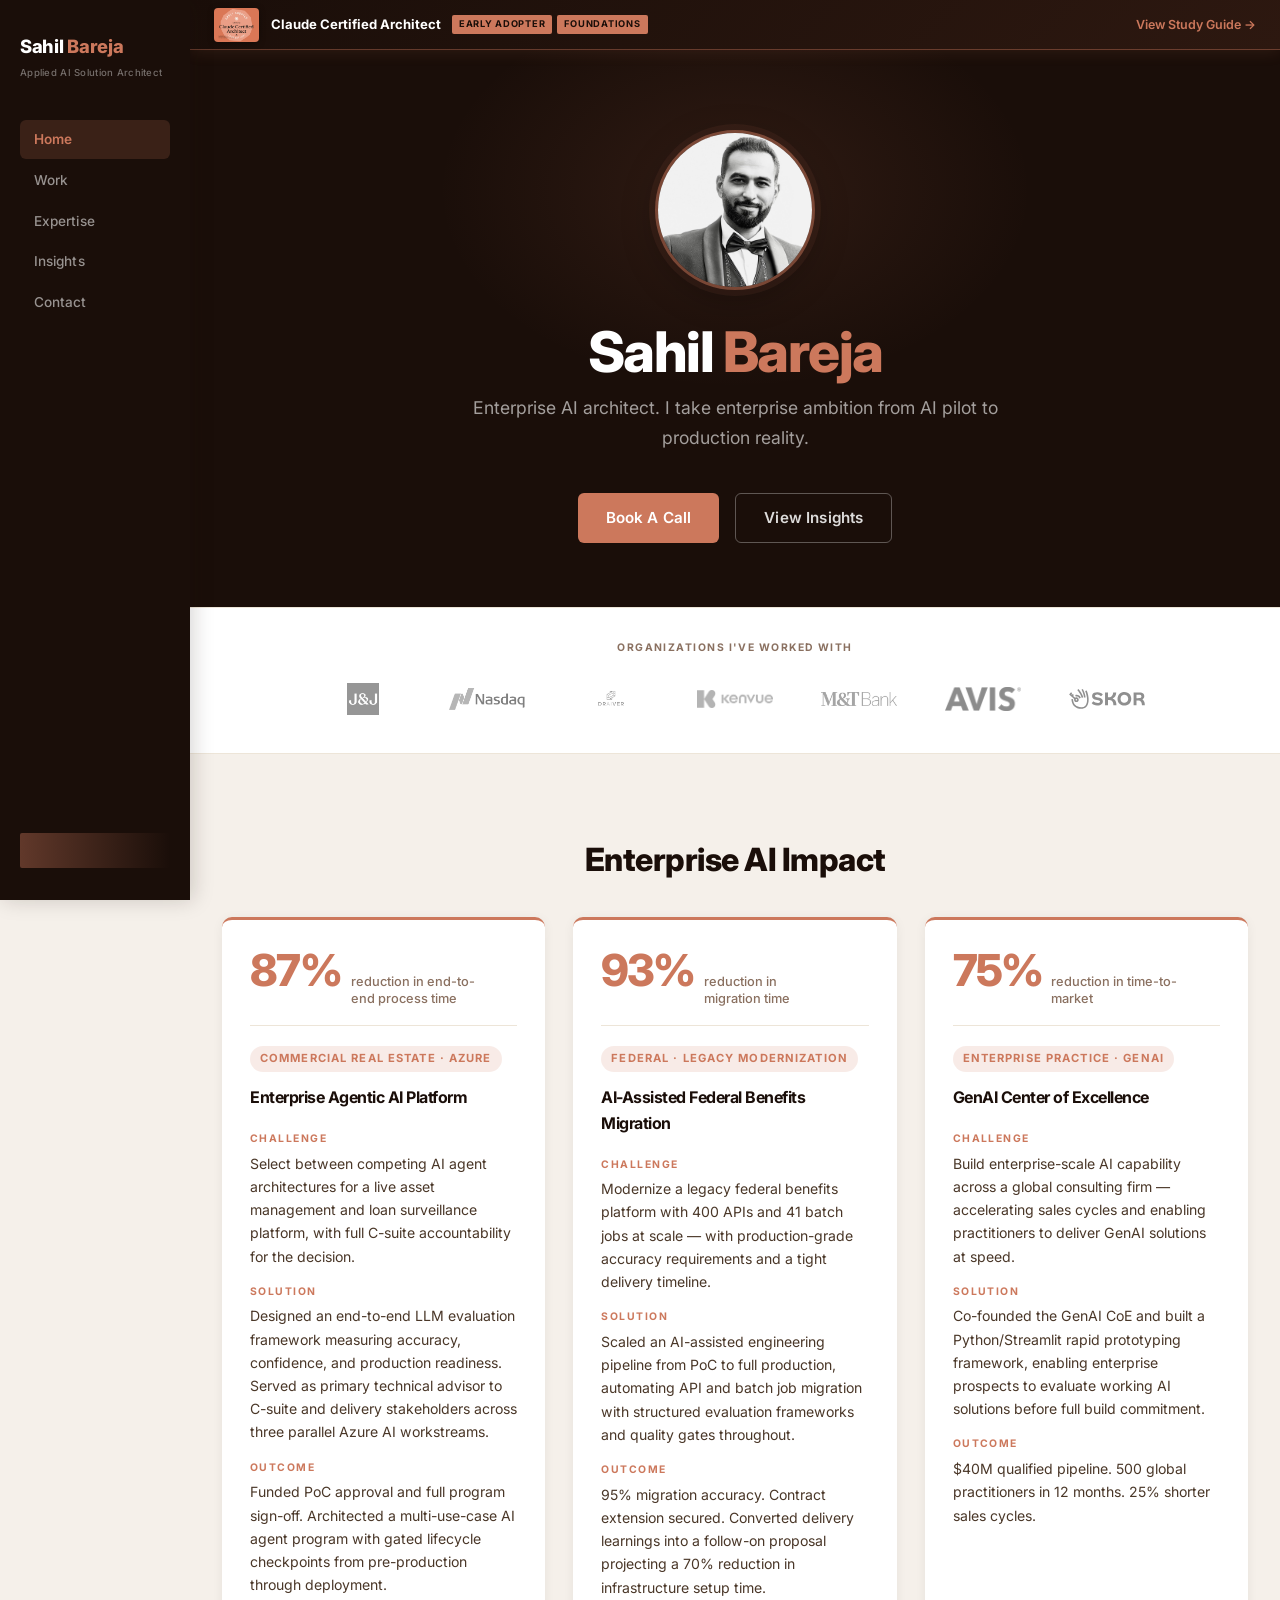
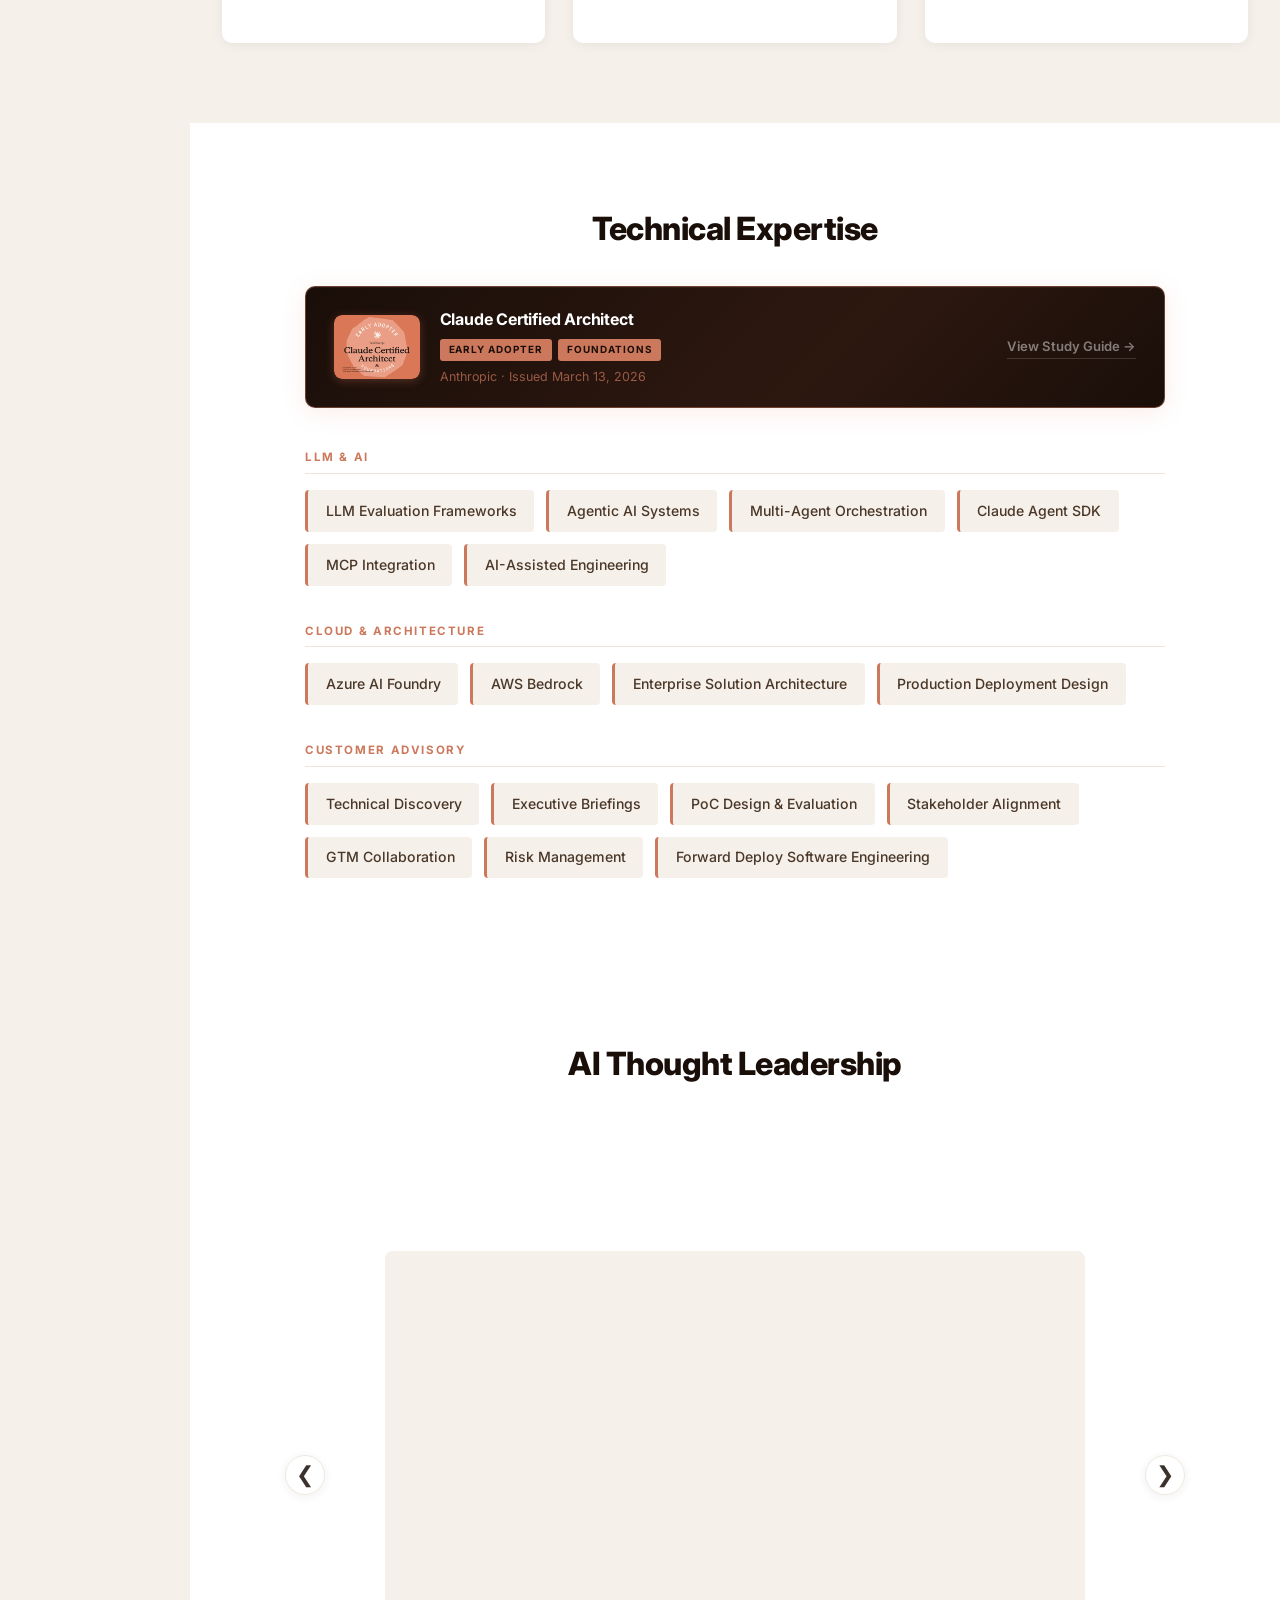
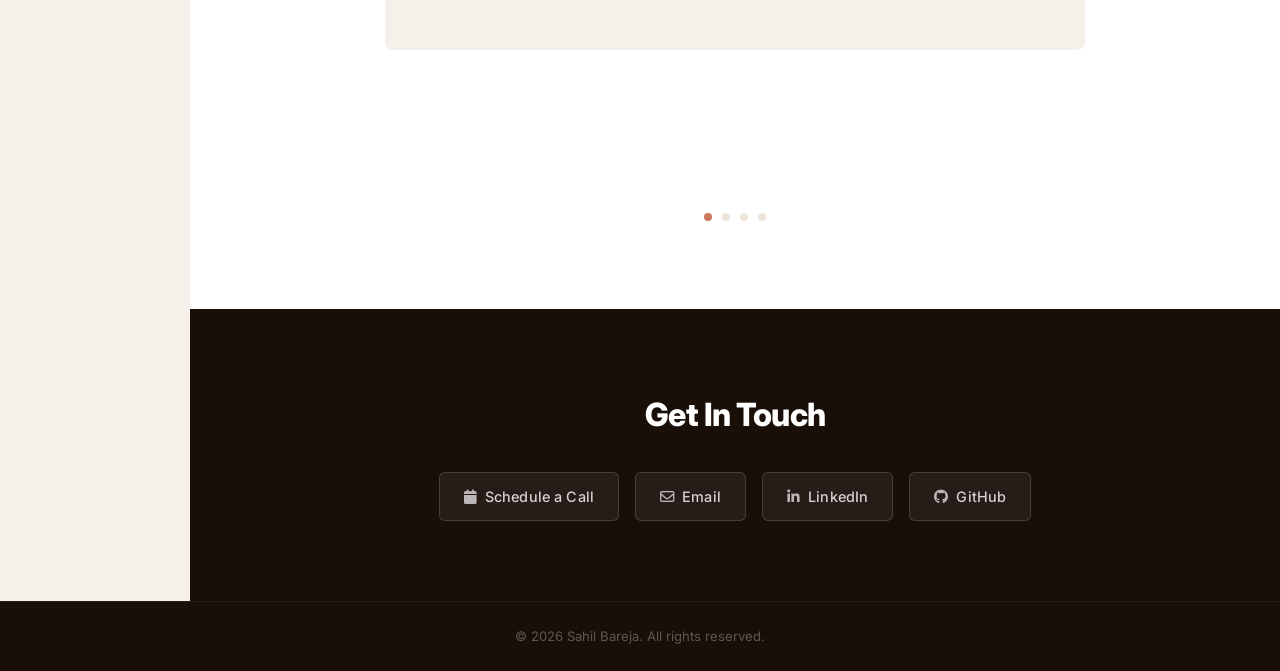
<file: index.html>
<!DOCTYPE html>
<html lang="en">
<head>
    <meta charset="UTF-8">
    <meta name="viewport" content="width=device-width, initial-scale=1.0">
    <title> Sahil Bareja </title>
    <link rel="stylesheet" href="style.css">
    <link rel="stylesheet" href="https://cdnjs.cloudflare.com/ajax/libs/font-awesome/6.4.2/css/all.min.css">
    <link href="https://fonts.googleapis.com/css2?family=Inter:wght@400;500;600;700;800&display=swap" rel="stylesheet">
</head>
<body>
    <!-- Mobile header (logo + hamburger) -->
    <header class="mobile-header">
        <div class="logo">
            <a href="#home">Sahil <span>Bareja</span></a>
            <p class="tagline">Applied AI Solution Architect | Claude Certified</p>
        </div>
        <button class="sidenav-toggle" id="sidenavToggle" aria-label="Open navigation">
            <span></span><span></span><span></span>
        </button>
    </header>

    <!-- Side nav (desktop always visible, mobile slide-in) -->
    <nav class="sidenav" id="sidenav">
        <button class="sidenav-close" id="sidenavClose" aria-label="Close menu">&#10005;</button>
        <div class="sidenav-logo">
            <a href="#home">Sahil <span>Bareja</span></a>
            <p class="sidenav-tagline">Applied AI Solution Architect</p>
        </div>
        <ul>
            <li><a href="#home">Home</a></li>
            <li><a href="#work">Work</a></li>
            <li><a href="#skills">Expertise</a></li>
            <li><a href="#featured-posts">Insights</a></li>
            <li><a href="#contact">Contact</a></li>
        </ul>
    </nav>
    <div class="sidenav-overlay" id="sidenavOverlay"></div>

    <!-- Fixed cert banner (marketing) -->
    <a href="https://aimindset-sahilb07.github.io/claude-certified-architect/#d1-chunk1" class="cert-banner" target="_blank" rel="noopener" aria-label="View Claude Certified Architect Study Guide">
        <img src="images/certificate.png" alt="Claude Certified Architect" class="cert-banner-img" onerror="this.style.display='none'">
        <span class="cert-banner-content">
            <span class="cert-banner-title">Claude Certified Architect</span>
            <span class="cert-banner-tags">
                <span class="cert-banner-tag">Early Adopter</span>
                <span class="cert-banner-tag">Foundations</span>
            </span>
        </span>
        <span class="cert-banner-cta">View Study Guide &#8594;</span>
    </a>

    <main>
        <section id="home" class="hero">
            <div class="profile-container">
                <img src="images/profile.jpeg" alt="Your Profile Picture" class="profile-img">
            </div>
            <div class="hero-content">
                <h1>Sahil <span>Bareja</span></h1>
                <p class="subtitle">Enterprise AI architect. I take enterprise ambition from AI pilot to production reality.</p>
                <div class="hero-buttons">
                    <a href="https://calendly.com/sahil-n-bareja/30min" class="btn btn-dark" target="_blank" rel="noopener">Book A Call</a>
                    <a href="#featured-posts" class="btn btn-light">View Insights</a>
                </div>
            </div>
        </section>

        <!-- Logo strip — social proof immediately after hero -->
        <div class="logo-strip">
            <p class="logo-strip-label">Organizations I've worked with</p>
            <div class="org-logos">
                <img src="images/org1.png" alt="Organization 1" class="org-logo fade-in-logo">
                <img src="images/org2.png" alt="Organization 2" class="org-logo fade-in-logo">
                <img src="images/org3.png" alt="Organization 3" class="org-logo fade-in-logo">
                <img src="images/org4.png" alt="Organization 4" class="org-logo fade-in-logo">
                <img src="images/org5.png" alt="Organization 5" class="org-logo fade-in-logo">
                <img src="images/org6.png" alt="Organization 6" class="org-logo fade-in-logo">
                <img src="images/org7.svg" alt="Organization 7" class="org-logo fade-in-logo">
            </div>
        </div>

        <section id="work" class="arch-wins fade-in-section">
            <h2>Enterprise AI Impact</h2>
            <div class="section-content">
                <div class="arch-wins-grid">

                    <div class="case-card">
                        <div class="case-metric">
                            <span class="case-metric-number">87%</span>
                            <span class="case-metric-label">reduction in end-to-end process time</span>
                        </div>
                        <div class="case-tag">Commercial Real Estate &middot; Azure</div>
                        <h3>Enterprise Agentic AI Platform</h3>
                        <div class="case-row">
                            <span class="case-label">Challenge</span>
                            <p>Select between competing AI agent architectures for a live asset management and loan surveillance platform, with full C-suite accountability for the decision.</p>
                        </div>
                        <div class="case-row">
                            <span class="case-label">Solution</span>
                            <p>Designed an end-to-end LLM evaluation framework measuring accuracy, confidence, and production readiness. Served as primary technical advisor to C-suite and delivery stakeholders across three parallel Azure AI workstreams.</p>
                        </div>
                        <div class="case-row">
                            <span class="case-label">Outcome</span>
                            <p>Funded PoC approval and full program sign-off. Architected a multi-use-case AI agent program with gated lifecycle checkpoints from pre-production through deployment.</p>
                        </div>
                    </div>

                    <div class="case-card">
                        <div class="case-metric">
                            <span class="case-metric-number">93%</span>
                            <span class="case-metric-label">reduction in migration time</span>
                        </div>
                        <div class="case-tag">Federal &middot; Legacy Modernization</div>
                        <h3>AI-Assisted Federal Benefits Migration</h3>
                        <div class="case-row">
                            <span class="case-label">Challenge</span>
                            <p>Modernize a legacy federal benefits platform with 400 APIs and 41 batch jobs at scale — with production-grade accuracy requirements and a tight delivery timeline.</p>
                        </div>
                        <div class="case-row">
                            <span class="case-label">Solution</span>
                            <p>Scaled an AI-assisted engineering pipeline from PoC to full production, automating API and batch job migration with structured evaluation frameworks and quality gates throughout.</p>
                        </div>
                        <div class="case-row">
                            <span class="case-label">Outcome</span>
                            <p>95% migration accuracy. Contract extension secured. Converted delivery learnings into a follow-on proposal projecting a 70% reduction in infrastructure setup time.</p>
                        </div>
                    </div>

                    <div class="case-card">
                        <div class="case-metric">
                            <span class="case-metric-number">75%</span>
                            <span class="case-metric-label">reduction in time-to-market</span>
                        </div>
                        <div class="case-tag">Enterprise Practice &middot; GenAI</div>
                        <h3>GenAI Center of Excellence</h3>
                        <div class="case-row">
                            <span class="case-label">Challenge</span>
                            <p>Build enterprise-scale AI capability across a global consulting firm — accelerating sales cycles and enabling practitioners to deliver GenAI solutions at speed.</p>
                        </div>
                        <div class="case-row">
                            <span class="case-label">Solution</span>
                            <p>Co-founded the GenAI CoE and built a Python/Streamlit rapid prototyping framework, enabling enterprise prospects to evaluate working AI solutions before full build commitment.</p>
                        </div>
                        <div class="case-row">
                            <span class="case-label">Outcome</span>
                            <p>$40M qualified pipeline. 500 global practitioners in 12 months. 25% shorter sales cycles.</p>
                        </div>
                    </div>

                </div>
            </div>
        </section>

        <section id="skills" class="skills fade-in-section">
            <h2>Technical Expertise</h2>
            <div class="section-content">

                <div class="credential-badge anthropic-cred">
                    <a href="https://verify.skilljar.com/c/tqb4nqcrb8p5" class="anthropic-cert-icon-link" target="_blank" rel="noopener" aria-label="Verify Claude Certified Architect Certificate">
                        <img src="images/certificate.png" alt="Claude Certified Architect Certificate" class="anthropic-cert-img" onerror="this.style.display='none'">
                    </a>
                    <div class="credential-info">
                        <div class="credential-title">Claude Certified Architect</div>
                        <div class="credential-tags">
                            <span class="cred-tag">Early Adopter</span>
                            <span class="cred-tag">Foundations</span>
                        </div>
                        <div class="credential-sub">Anthropic &middot; Issued March 13, 2026</div>
                    </div>
                    <div class="credential-actions">
                        <a href="https://aimindset-sahilb07.github.io/claude-certified-architect/#d1-chunk1" class="credential-link anthropic-study-link" target="_blank" rel="noopener">View Study Guide &rarr;</a>
                    </div>
                </div>

                <div class="skill-clusters">
                    <div class="skill-cluster">
                        <div class="skill-cluster-title">LLM &amp; AI</div>
                        <div class="skills-grid">
                            <div class="skill-item">LLM Evaluation Frameworks</div>
                            <div class="skill-item">Agentic AI Systems</div>
                            <div class="skill-item">Multi-Agent Orchestration</div>
                            <div class="skill-item">Claude Agent SDK</div>
                            <div class="skill-item">MCP Integration</div>
                            <div class="skill-item">AI-Assisted Engineering</div>
                        </div>
                    </div>
                    <div class="skill-cluster">
                        <div class="skill-cluster-title">Cloud &amp; Architecture</div>
                        <div class="skills-grid">
                            <div class="skill-item">Azure AI Foundry</div>
                            <div class="skill-item">AWS Bedrock</div>
                            <div class="skill-item">Enterprise Solution Architecture</div>
                            <div class="skill-item">Production Deployment Design</div>
                        </div>
                    </div>
                    <div class="skill-cluster">
                        <div class="skill-cluster-title">Customer Advisory</div>
                        <div class="skills-grid">
                            <div class="skill-item">Technical Discovery</div>
                            <div class="skill-item">Executive Briefings</div>
                            <div class="skill-item">PoC Design &amp; Evaluation</div>
                            <div class="skill-item">Stakeholder Alignment</div>
                            <div class="skill-item">GTM Collaboration</div>
                            <div class="skill-item">Risk Management</div>
                            <div class="skill-item">Forward Deploy Software Engineering</div>
                        </div>
                    </div>
                </div>

            </div>
        </section>

        <section id="featured-posts" class="featured-posts">
            <h2>AI Thought Leadership</h2>
            <div class="section-content">
                <div class="carousel-wrapper">
                    <div class="carousel-container">
                        <div class="carousel-track">
                            <!-- LinkedIn Post 1 -->
                            <div class="carousel-slide">
                                <iframe src="https://www.linkedin.com/embed/feed/update/urn:li:ugcPost:7307815127834058752?collapsed=1" height="399" width="504" frameborder="0" allowfullscreen="" title="Embedded post 1"></iframe>
                            </div>
                            <!-- LinkedIn Post 2 -->
                            <div class="carousel-slide">
                                <iframe src="https://www.linkedin.com/embed/feed/update/urn:li:ugcPost:7315206988731154432?collapsed=1" height="399" width="504" frameborder="0" allowfullscreen="" title="Embedded post 2"></iframe>
                            </div>
                            <!-- LinkedIn Post 3 -->
                            <div class="carousel-slide">
                                <iframe src="https://www.linkedin.com/embed/feed/update/urn:li:ugcPost:7261952879635107840?collapsed=1" height="399" width="504" frameborder="0" allowfullscreen="" title="Embedded post 3"></iframe>
                            </div>
                            <!-- LinkedIn Post 4 -->
                            <div class="carousel-slide">
                                <iframe src="https://www.linkedin.com/embed/feed/update/urn:li:ugcPost:7406719372976816128?collapsed=1" height="610" width="504" frameborder="0" allowfullscreen="" title="Embedded post 4"></iframe>
                            </div>
                        </div>
                    </div>
                    <button class="carousel-btn prev" aria-label="Previous Post">&#10094;</button>
                    <button class="carousel-btn next" aria-label="Next Post">&#10095;</button>
                    <div class="carousel-dots"></div>
                </div>
            </div>
        </section>

        <section id="contact" class="contact">
            <h2>Get In Touch</h2>
            <div class="section-content">
                <div class="contact-links">
                    <a href="https://calendly.com/sahil-n-bareja/30min" class="contact-button" target="_blank" rel="noopener">
                        <i class="fa fa-calendar"></i> Schedule a Call
                    </a>
                    <a href="mailto:sahil.n.bareja@gmail.com" class="contact-button">
                        <i class="far fa-envelope"></i> Email
                    </a>
                    <a href="https://www.linkedin.com/in/sahil-bareja/" class="contact-button">
                        <i class="fab fa-linkedin-in"></i> LinkedIn
                    </a>
                    <a href="https://github.com/aimindset-sahilb07" class="contact-button">
                        <i class="fab fa-github"></i> GitHub
                    </a>
                </div>
            </div>
        </section>
    </main>

    <script>
    // Type-in effect and hero fade-in after typing
    document.addEventListener('DOMContentLoaded', function() {
      const heroH1 = document.querySelector('.hero-content h1');
      const subtitle = document.querySelector('.hero-content .subtitle');
      const buttons = document.querySelector('.hero-content .hero-buttons');
      subtitle.classList.remove('visible');
      buttons.classList.remove('visible');
      setTimeout(() => {
        heroH1.classList.add('typed');
        subtitle.classList.add('visible');
        buttons.classList.add('visible');
      }, 1800);
    });

    // Section fade-in for content after section title in viewport
    document.addEventListener('DOMContentLoaded', function() {
      const sections = document.querySelectorAll('section');
      function revealSectionContent() {
        sections.forEach(section => {
          const title = section.querySelector('h2');
          const content = section.querySelector('.section-content');
          if (title && content) {
            const rect = title.getBoundingClientRect();
            if (rect.top < window.innerHeight * 0.8) {
              content.classList.add('visible');
            }
          }
        });
      }
      window.addEventListener('scroll', revealSectionContent);
      window.addEventListener('load', revealSectionContent);
      revealSectionContent();
    });

    // Simple scroll fade-in animation for sections
    function revealSections() {
      const sections = document.querySelectorAll('section');
      const trigger = window.innerHeight * 0.85;
      sections.forEach(section => {
        const top = section.getBoundingClientRect().top;
        if (top < trigger) section.classList.add('visible');
      });

      // Logo strip fade-in (not a section, so handled separately)
      const logoStrip = document.querySelector('.logo-strip');
      if (logoStrip) {
        const top = logoStrip.getBoundingClientRect().top;
        if (top < trigger) {
          const logos = logoStrip.querySelectorAll('.org-logo');
          logos.forEach((logo, idx) => {
            setTimeout(() => logo.classList.add('visible'), 100 * idx);
          });
        }
      }
    }
    window.addEventListener('scroll', revealSections);
    window.addEventListener('load', revealSections);

    // Modern scrollspy for nav highlight
    document.addEventListener('DOMContentLoaded', function() {
      const navLinks = document.querySelectorAll('.sidenav ul li a[href^="#"]');
      const sections = Array.from(document.querySelectorAll('section'));
      function onScrollSpy() {
        let scrollPos = window.scrollY + 110;
        let currentSectionId = '';
        for (const section of sections) {
          if (section.offsetTop <= scrollPos && (section.offsetTop + section.offsetHeight) > scrollPos) {
            currentSectionId = section.id;
            break;
          }
        }
        if (window.scrollY < 100) currentSectionId = 'home';
        if ((window.innerHeight + window.scrollY) >= document.body.offsetHeight - 2) currentSectionId = 'contact';
        navLinks.forEach(link => {
          link.classList.toggle('active', link.getAttribute('href') === '#' + currentSectionId);
        });
      }
      window.addEventListener('scroll', onScrollSpy);
      window.addEventListener('load', onScrollSpy);
      onScrollSpy();
    });

    // Carousel functionality
    document.addEventListener('DOMContentLoaded', function() {
      const track = document.querySelector('.carousel-track');
      const slides = Array.from(document.querySelectorAll('.carousel-slide'));
      const prevBtn = document.querySelector('.carousel-btn.prev');
      const nextBtn = document.querySelector('.carousel-btn.next');
      const dotsContainer = document.querySelector('.carousel-dots');
      let currentIndex = 0;
      function updateCarousel() {
        track.style.transform = `translateX(-${currentIndex * 100}%)`;
        Array.from(dotsContainer.children).forEach((dot, idx) => {
          dot.classList.toggle('active', idx === currentIndex);
        });
      }
      slides.forEach((_, idx) => {
        const dot = document.createElement('span');
        dot.className = 'carousel-dot' + (idx === 0 ? ' active' : '');
        dot.addEventListener('click', () => { currentIndex = idx; updateCarousel(); });
        dotsContainer.appendChild(dot);
      });
      prevBtn.addEventListener('click', () => {
        currentIndex = (currentIndex - 1 + slides.length) % slides.length;
        updateCarousel();
      });
      nextBtn.addEventListener('click', () => {
        currentIndex = (currentIndex + 1) % slides.length;
        updateCarousel();
      });
      updateCarousel();
    });

    // Side nav toggle
    document.addEventListener('DOMContentLoaded', function() {
      const toggle = document.getElementById('sidenavToggle');
      const closeBtn = document.getElementById('sidenavClose');
      const sidenav = document.getElementById('sidenav');
      const overlay = document.getElementById('sidenavOverlay');

      function openNav() {
        sidenav.classList.add('open');
        overlay.classList.add('open');
        document.body.style.overflow = 'hidden';
      }
      function closeNav() {
        sidenav.classList.remove('open');
        overlay.classList.remove('open');
        document.body.style.overflow = '';
      }

      if (toggle) toggle.addEventListener('click', openNav);
      if (closeBtn) closeBtn.addEventListener('click', closeNav);
      if (overlay) overlay.addEventListener('click', closeNav);

      sidenav.querySelectorAll('a[href^="#"]').forEach(link => {
        link.addEventListener('click', closeNav);
      });
    });
    </script>

    <footer>
        <p>&copy; 2026 Sahil Bareja. All rights reserved.</p>
    </footer>
</body>
</html>
</file>
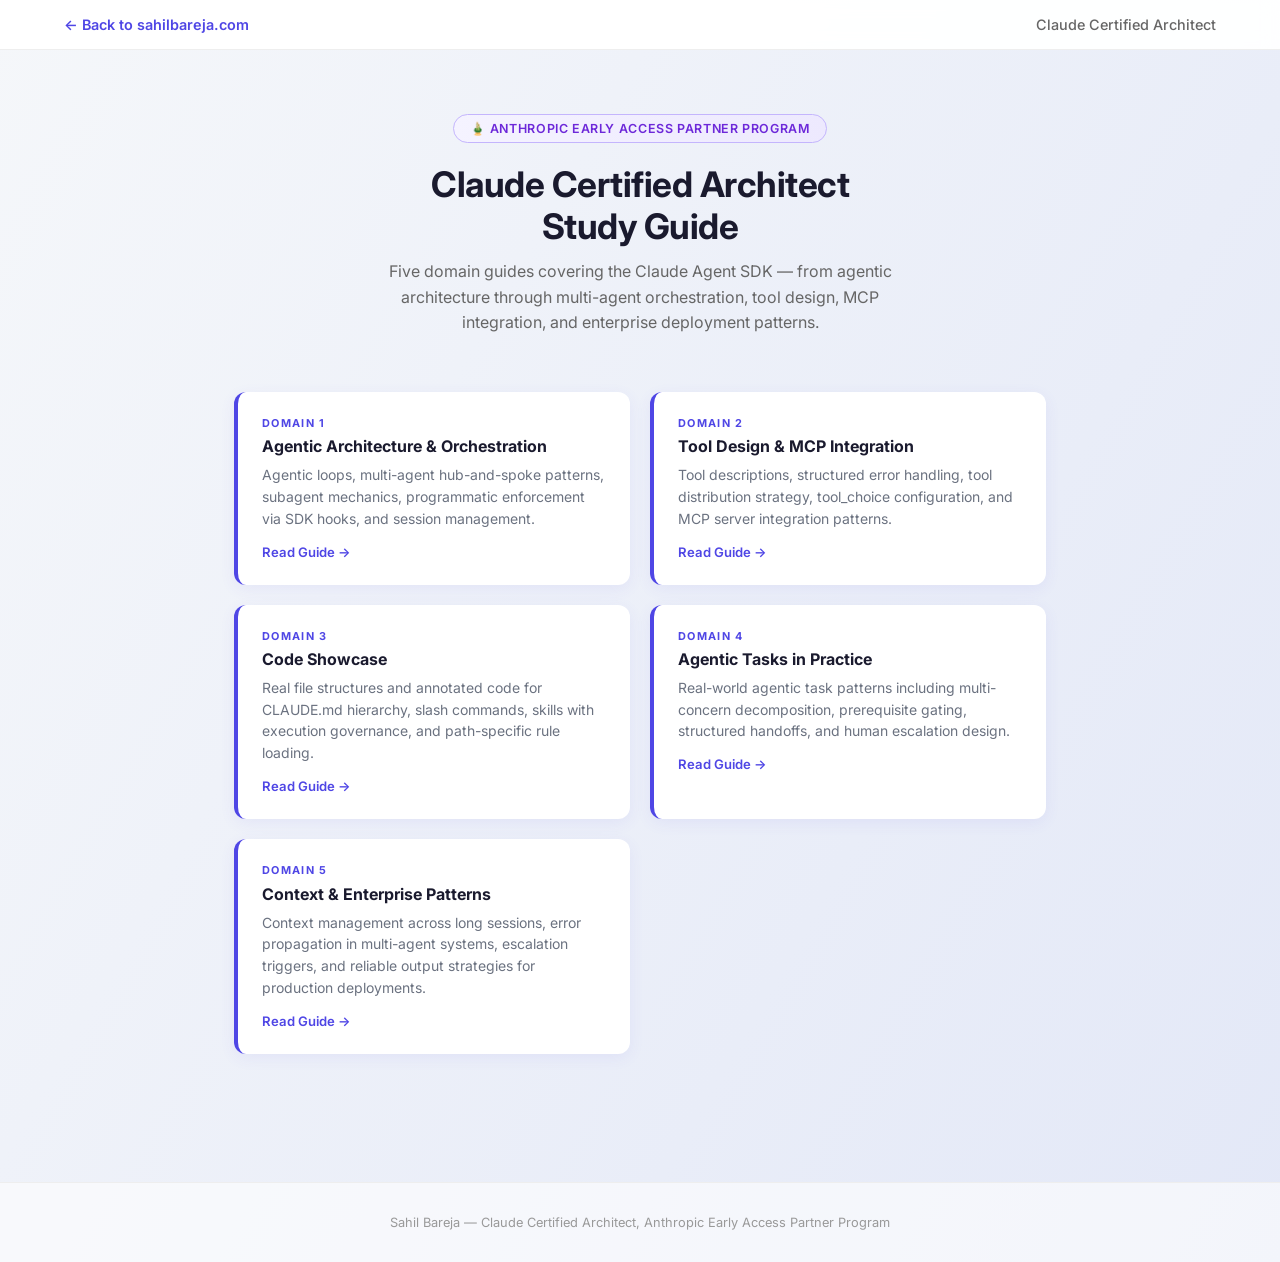
<file: study-guide/index.html>
<!DOCTYPE html>
<html lang="en">
<head>
    <meta charset="UTF-8">
    <meta name="viewport" content="width=device-width, initial-scale=1.0">
    <title>Claude Certified Architect — Study Guide | Sahil Bareja</title>
    <link href="https://fonts.googleapis.com/css2?family=Inter:wght@400;500;600;700&display=swap" rel="stylesheet">
    <style>
        *, *::before, *::after { box-sizing: border-box; margin: 0; padding: 0; }

        body {
            font-family: 'Inter', Arial, sans-serif;
            background: linear-gradient(120deg, #f5f7fa 0%, #e3e8f7 100%);
            min-height: 100vh;
            color: #333;
        }

        header {
            background: rgba(255,255,255,0.95);
            backdrop-filter: blur(8px);
            border-bottom: 1px solid #eee;
            padding: 1rem 5%;
            display: flex;
            align-items: center;
            justify-content: space-between;
        }

        .back-link {
            font-size: 0.9rem;
            font-weight: 600;
            color: #4f46e5;
            text-decoration: none;
            display: flex;
            align-items: center;
            gap: 6px;
            transition: color 0.2s;
        }
        .back-link:hover { color: #3730a3; }

        .header-title {
            font-size: 0.9rem;
            color: #666;
            font-weight: 500;
        }

        main {
            max-width: 860px;
            margin: 0 auto;
            padding: 4rem 1.5rem;
        }

        .hero {
            text-align: center;
            margin-bottom: 3.5rem;
        }

        .cert-badge {
            display: inline-flex;
            align-items: center;
            gap: 8px;
            background: linear-gradient(90deg, #f5f3ff, #ede9fe);
            border: 1.5px solid #c4b5fd;
            border-radius: 24px;
            padding: 6px 16px;
            font-size: 0.78rem;
            font-weight: 600;
            color: #6d28d9;
            letter-spacing: 0.05em;
            text-transform: uppercase;
            margin-bottom: 1.25rem;
        }

        h1 {
            font-size: 2.2rem;
            font-weight: 700;
            color: #1a1a2e;
            letter-spacing: -0.5px;
            margin-bottom: 0.75rem;
        }

        .hero p {
            font-size: 1rem;
            color: #666;
            max-width: 560px;
            margin: 0 auto;
            line-height: 1.6;
        }

        .domains-grid {
            display: grid;
            grid-template-columns: repeat(auto-fill, minmax(380px, 1fr));
            gap: 1.25rem;
        }

        .domain-card {
            background: #fff;
            border-radius: 12px;
            padding: 1.5rem;
            box-shadow: 0 4px 16px rgba(79,70,229,0.07);
            border-left: 4px solid #4f46e5;
            text-decoration: none;
            color: inherit;
            display: block;
            transition: transform 0.25s ease, box-shadow 0.25s ease;
        }

        .domain-card:hover {
            transform: translateY(-3px);
            box-shadow: 0 8px 24px rgba(79,70,229,0.14);
        }

        .domain-num {
            font-size: 0.68rem;
            font-weight: 700;
            letter-spacing: 0.12em;
            text-transform: uppercase;
            color: #4f46e5;
            margin-bottom: 0.4rem;
        }

        .domain-card h2 {
            font-size: 1rem;
            font-weight: 700;
            color: #1a1a2e;
            margin-bottom: 0.5rem;
            text-align: left;
        }

        .domain-card p {
            font-size: 0.875rem;
            color: #6b7280;
            line-height: 1.55;
        }

        .domain-arrow {
            display: inline-block;
            margin-top: 0.9rem;
            font-size: 0.82rem;
            font-weight: 600;
            color: #4f46e5;
        }

        footer {
            text-align: center;
            padding: 2rem;
            color: #999;
            font-size: 0.8rem;
            border-top: 1px solid #eee;
            margin-top: 4rem;
            background: rgba(255,255,255,0.6);
        }

        @media (max-width: 600px) {
            .domains-grid { grid-template-columns: 1fr; }
            h1 { font-size: 1.7rem; }
        }
    </style>
</head>
<body>
    <header>
        <a href="../" class="back-link">&#8592; Back to sahilbareja.com</a>
        <span class="header-title">Claude Certified Architect</span>
    </header>

    <main>
        <div class="hero">
            <div class="cert-badge">&#127885; Anthropic Early Access Partner Program</div>
            <h1>Claude Certified Architect<br>Study Guide</h1>
            <p>Five domain guides covering the Claude Agent SDK — from agentic architecture through multi-agent orchestration, tool design, MCP integration, and enterprise deployment patterns.</p>
        </div>

        <div class="domains-grid">

            <a href="domain1-guide.html" class="domain-card">
                <div class="domain-num">Domain 1</div>
                <h2>Agentic Architecture &amp; Orchestration</h2>
                <p>Agentic loops, multi-agent hub-and-spoke patterns, subagent mechanics, programmatic enforcement via SDK hooks, and session management.</p>
                <span class="domain-arrow">Read Guide &rarr;</span>
            </a>

            <a href="domain2-tool-design-mcp-guide.html" class="domain-card">
                <div class="domain-num">Domain 2</div>
                <h2>Tool Design &amp; MCP Integration</h2>
                <p>Tool descriptions, structured error handling, tool distribution strategy, tool_choice configuration, and MCP server integration patterns.</p>
                <span class="domain-arrow">Read Guide &rarr;</span>
            </a>

            <a href="domain3-code-showcase.html" class="domain-card">
                <div class="domain-num">Domain 3</div>
                <h2>Code Showcase</h2>
                <p>Real file structures and annotated code for CLAUDE.md hierarchy, slash commands, skills with execution governance, and path-specific rule loading.</p>
                <span class="domain-arrow">Read Guide &rarr;</span>
            </a>

            <a href="domain4-tasks-4.1-4.2-guide.html" class="domain-card">
                <div class="domain-num">Domain 4</div>
                <h2>Agentic Tasks in Practice</h2>
                <p>Real-world agentic task patterns including multi-concern decomposition, prerequisite gating, structured handoffs, and human escalation design.</p>
                <span class="domain-arrow">Read Guide &rarr;</span>
            </a>

            <a href="domain5-guide.html" class="domain-card">
                <div class="domain-num">Domain 5</div>
                <h2>Context &amp; Enterprise Patterns</h2>
                <p>Context management across long sessions, error propagation in multi-agent systems, escalation triggers, and reliable output strategies for production deployments.</p>
                <span class="domain-arrow">Read Guide &rarr;</span>
            </a>

        </div>
    </main>

    <footer>
        <p>Sahil Bareja &mdash; Claude Certified Architect, Anthropic Early Access Partner Program</p>
    </footer>
</body>
</html>
</file>
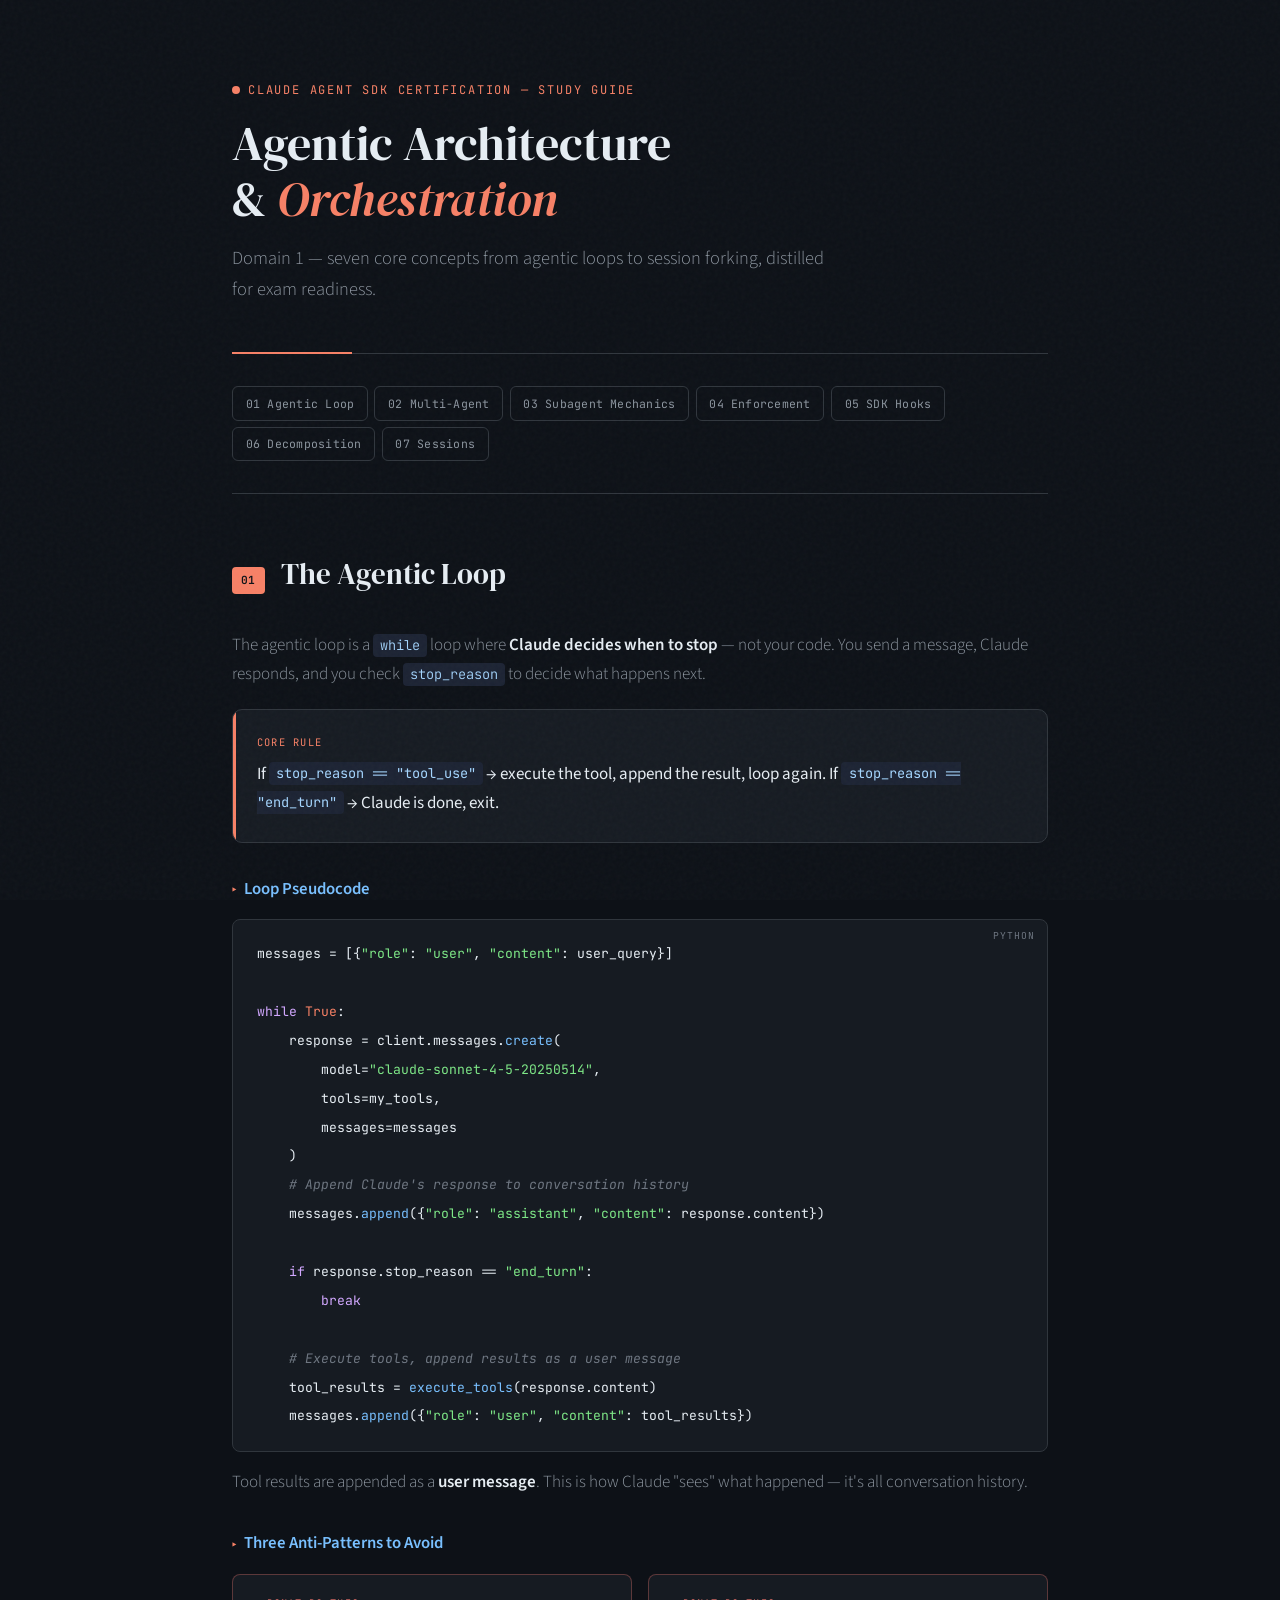
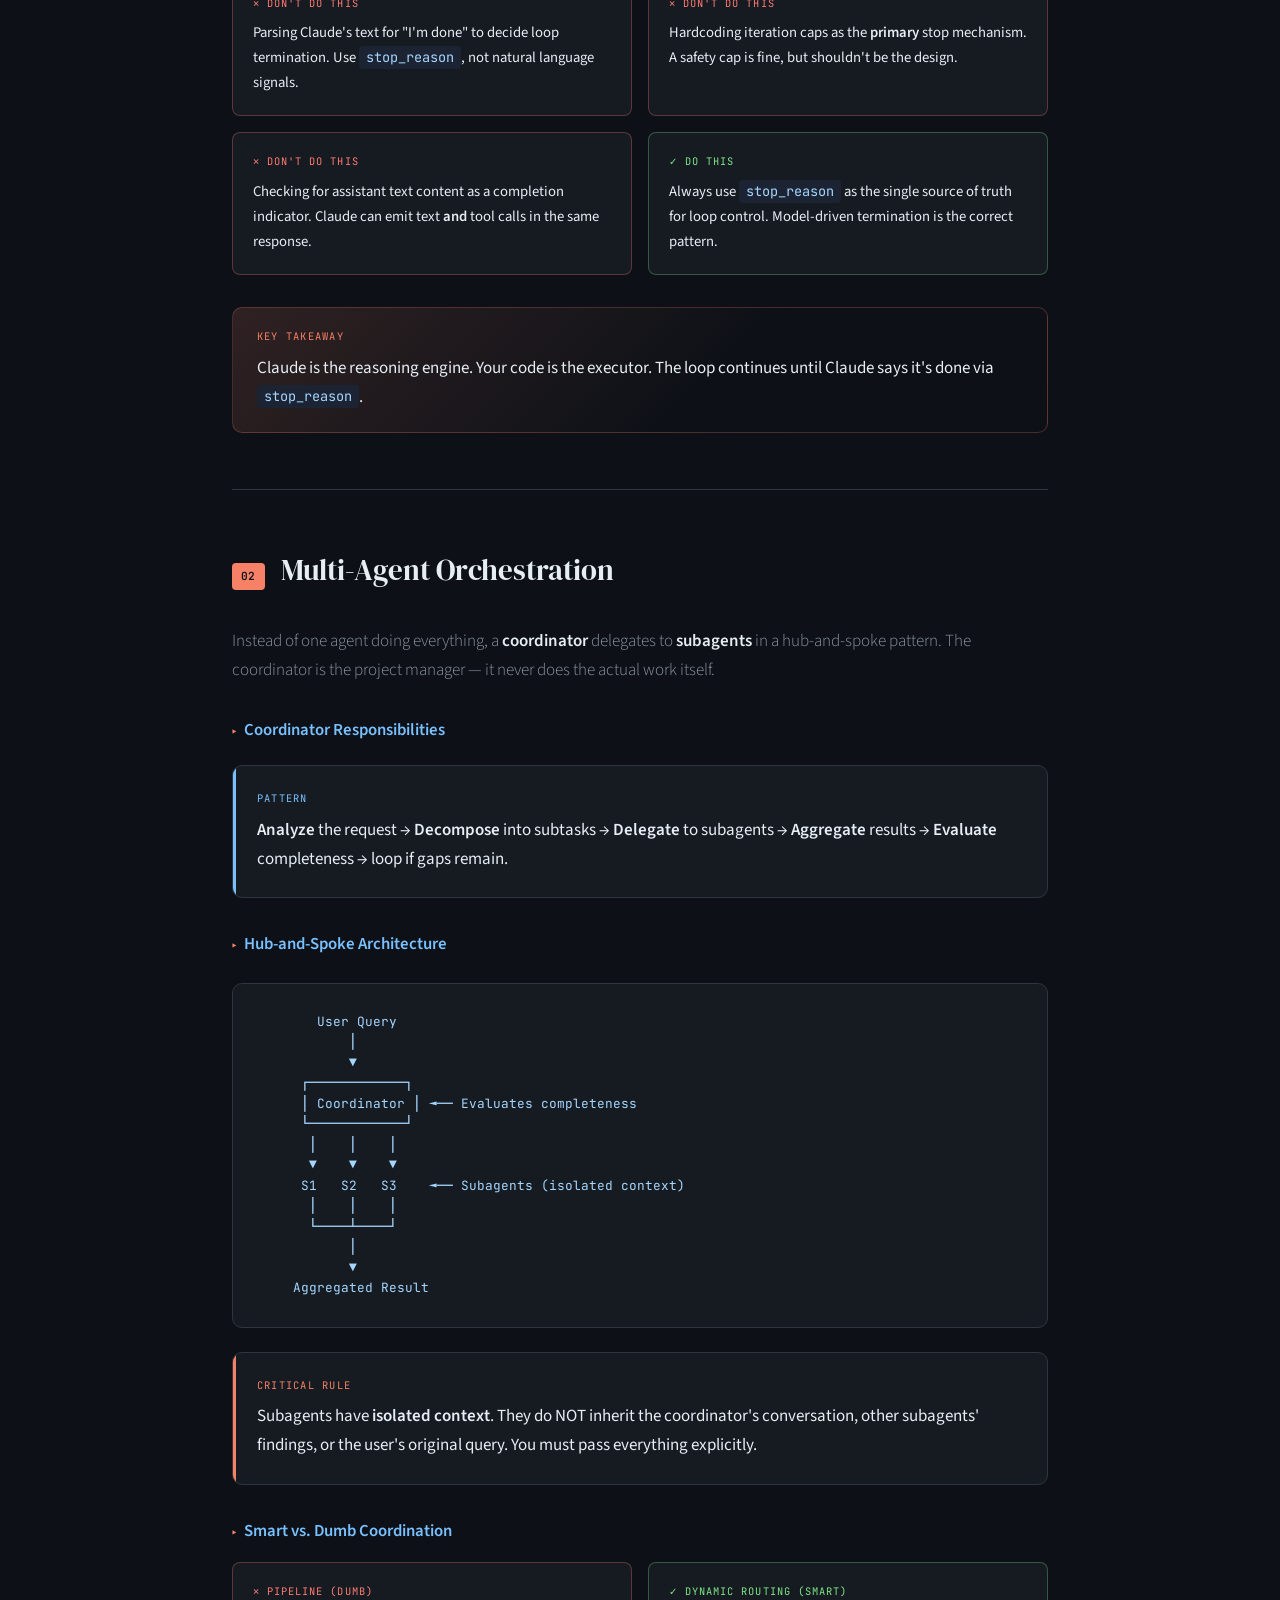
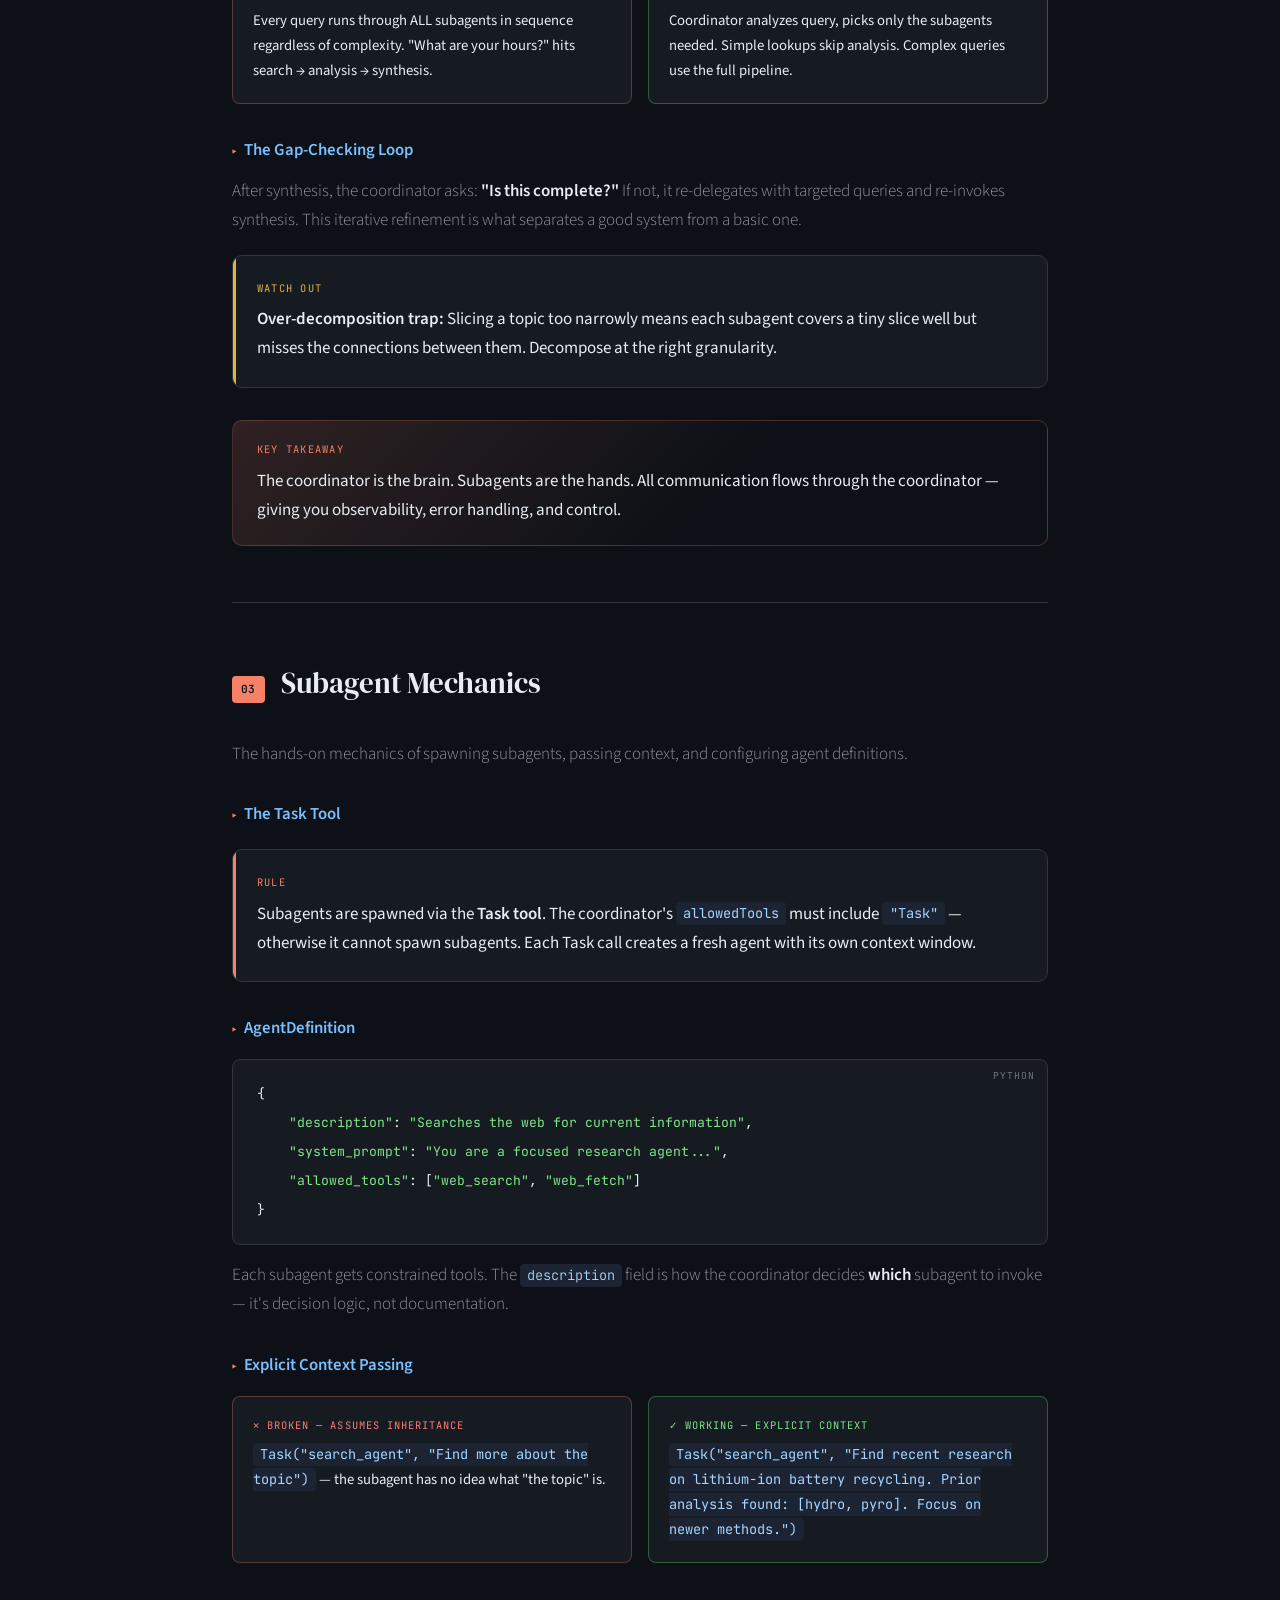
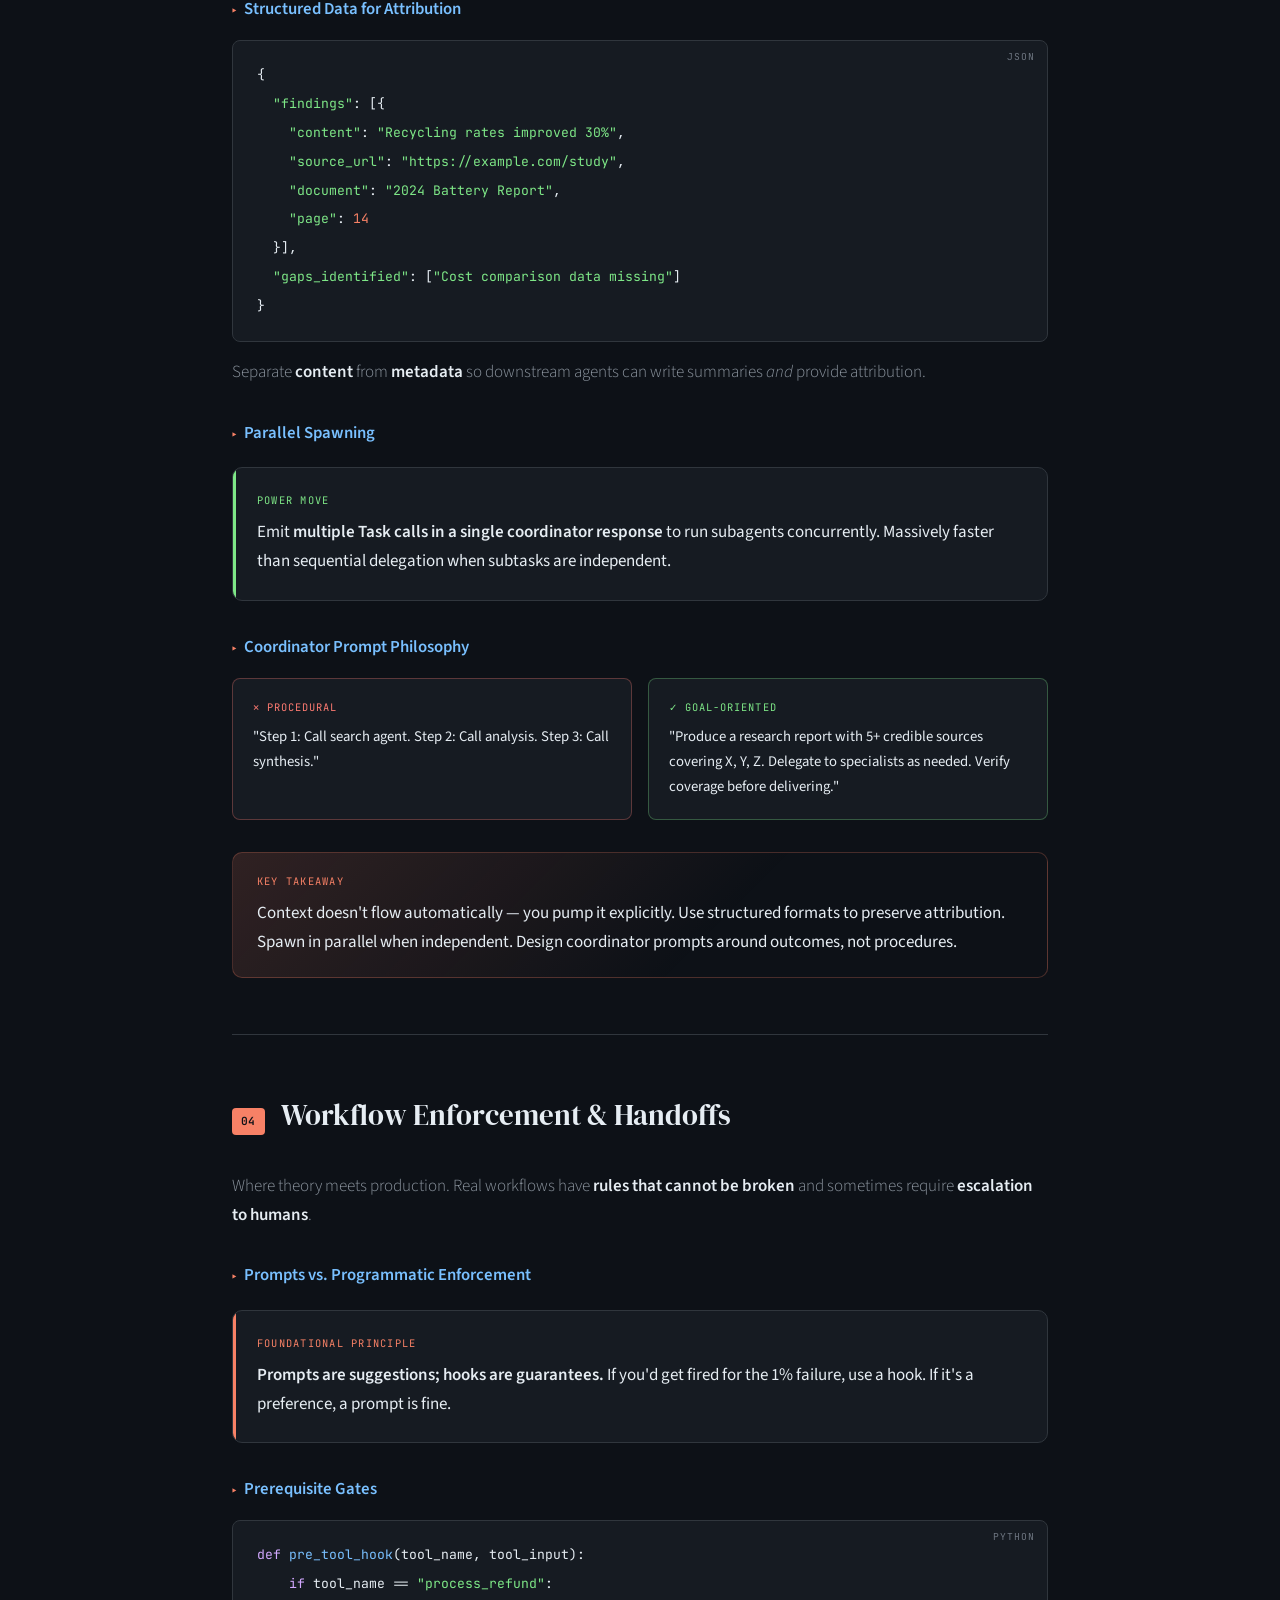
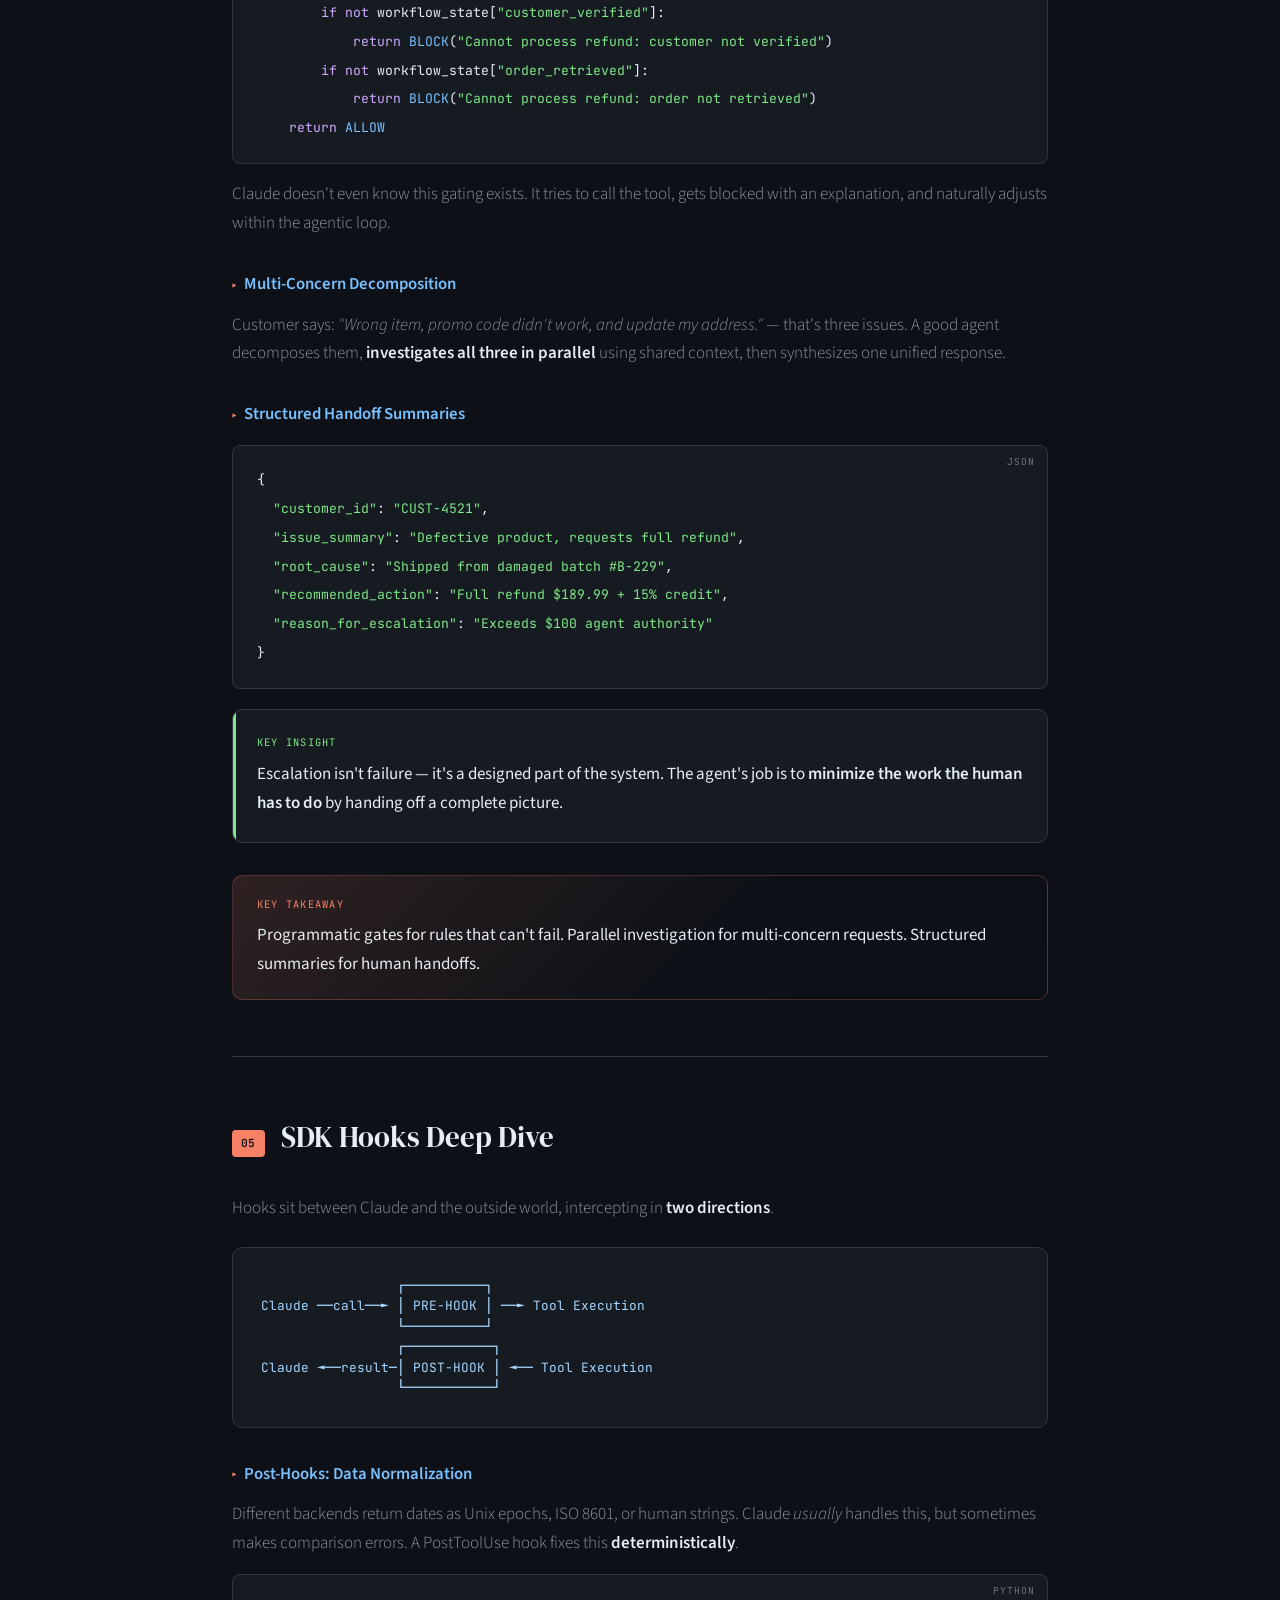
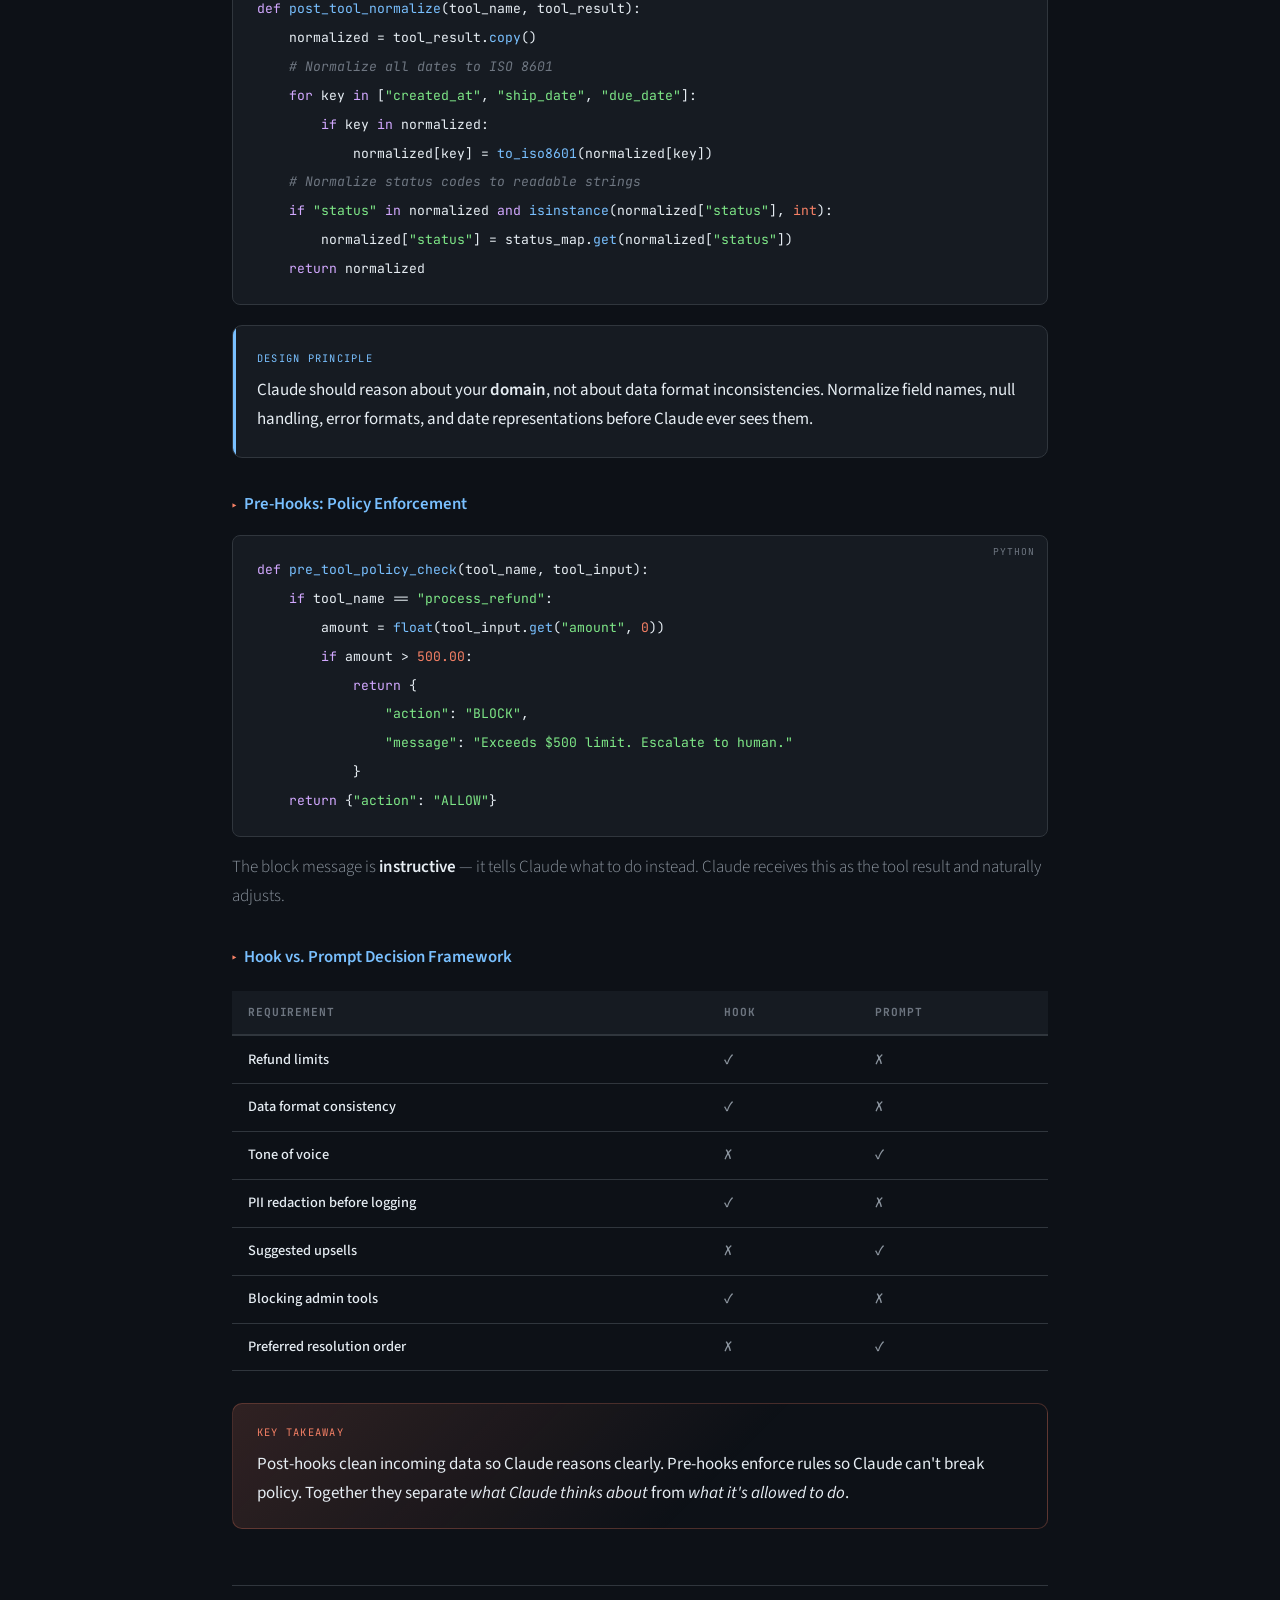
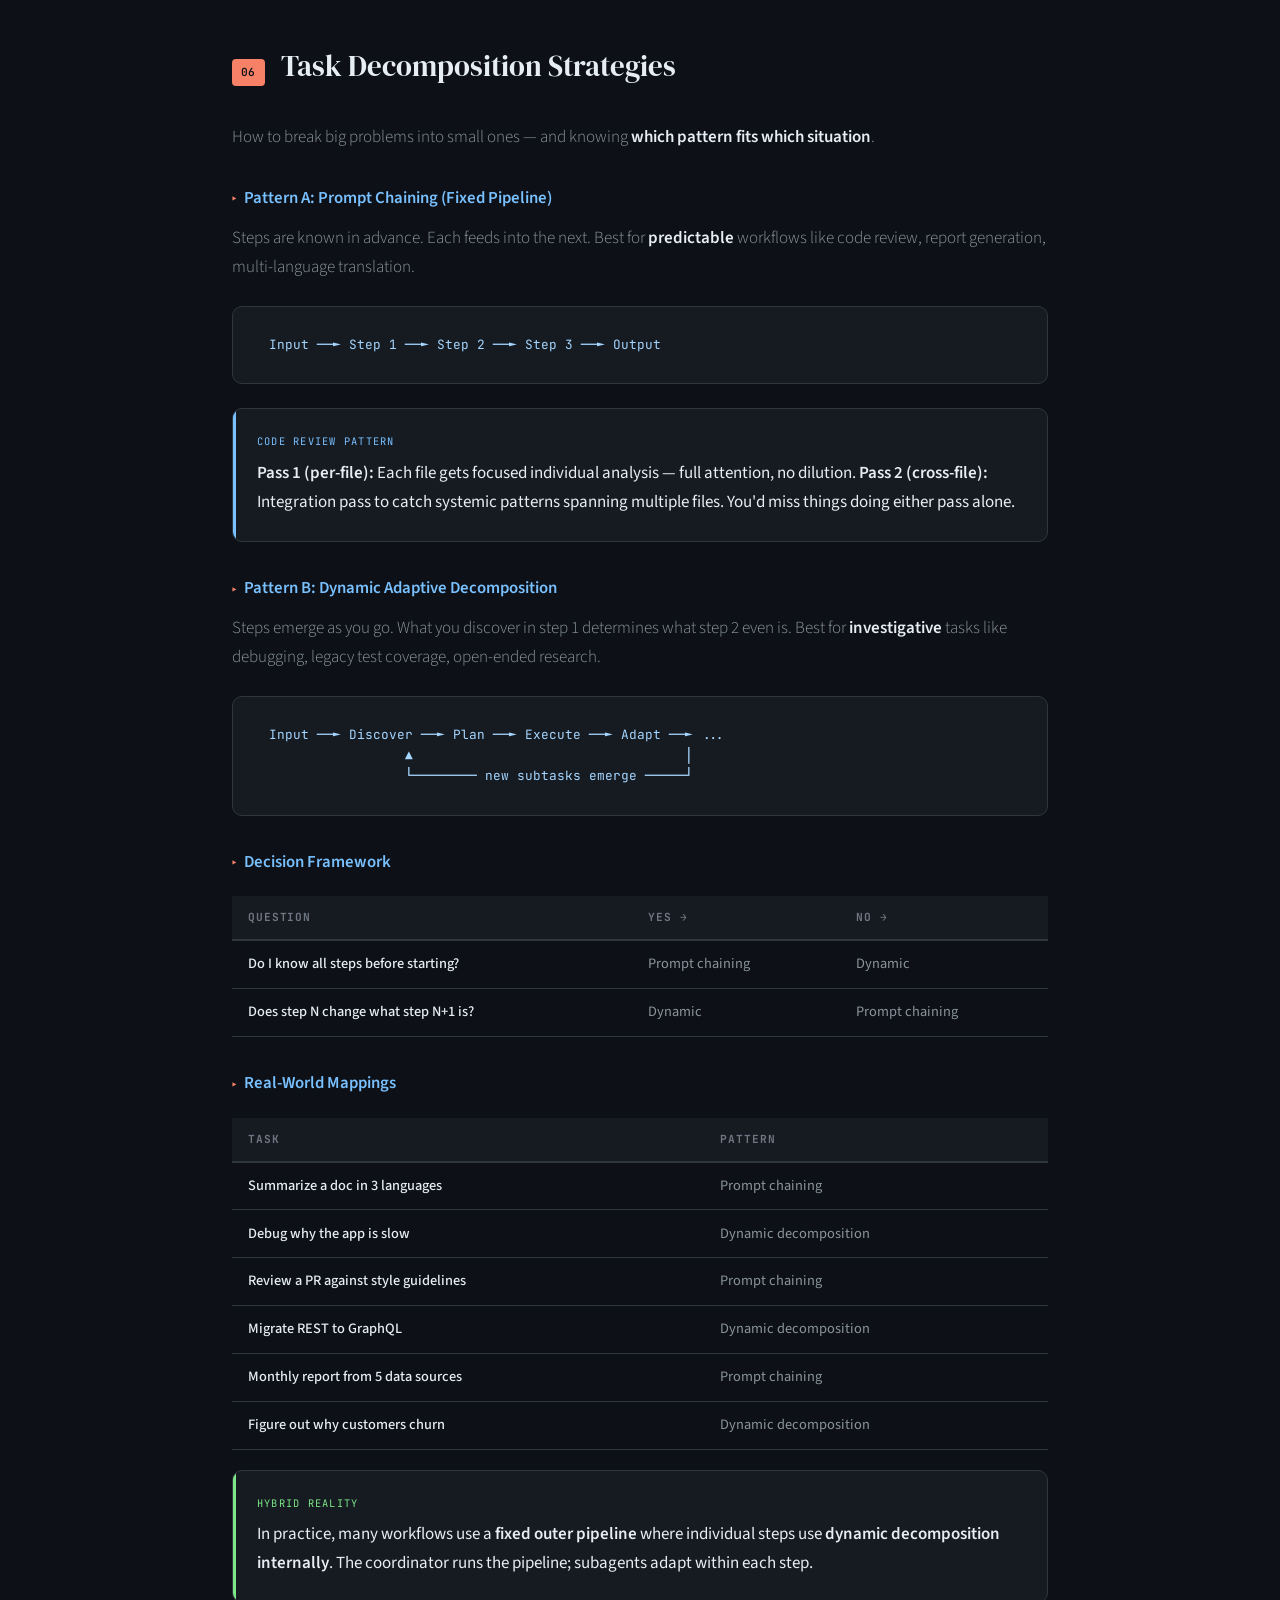
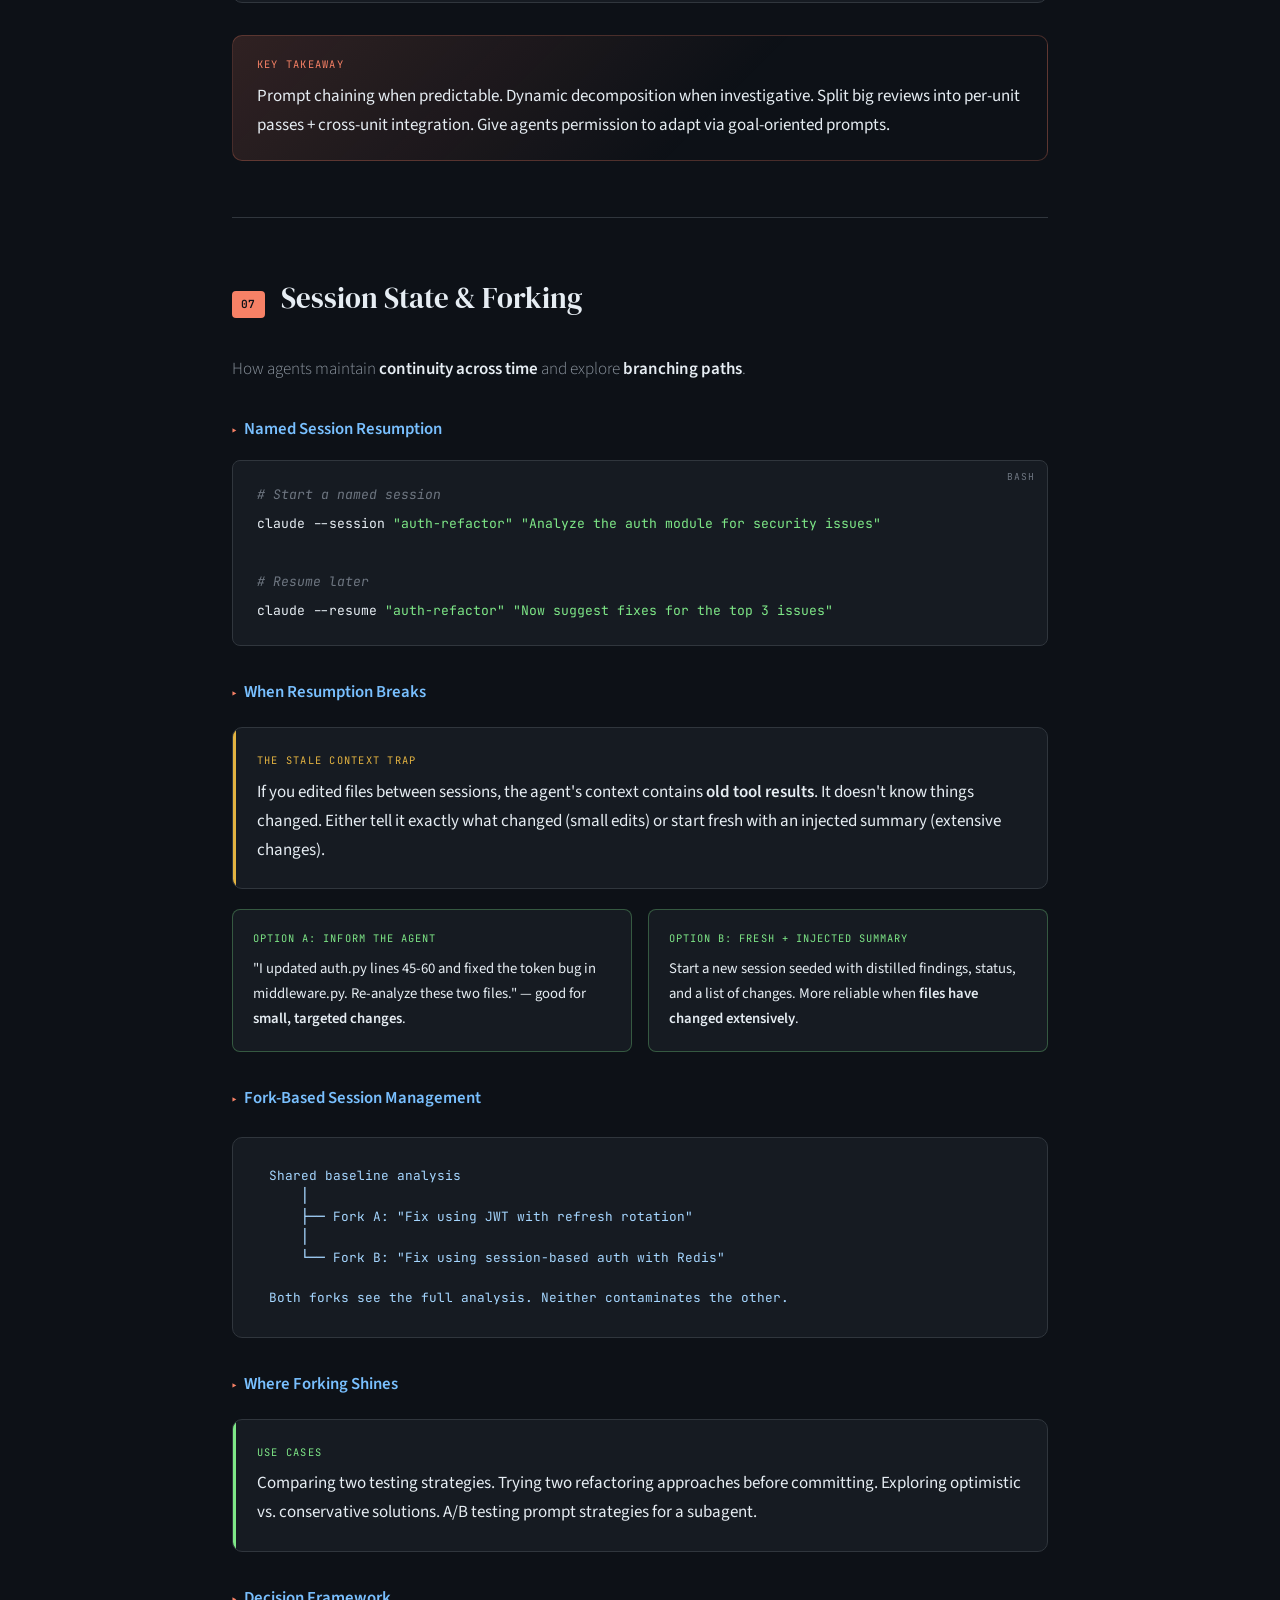
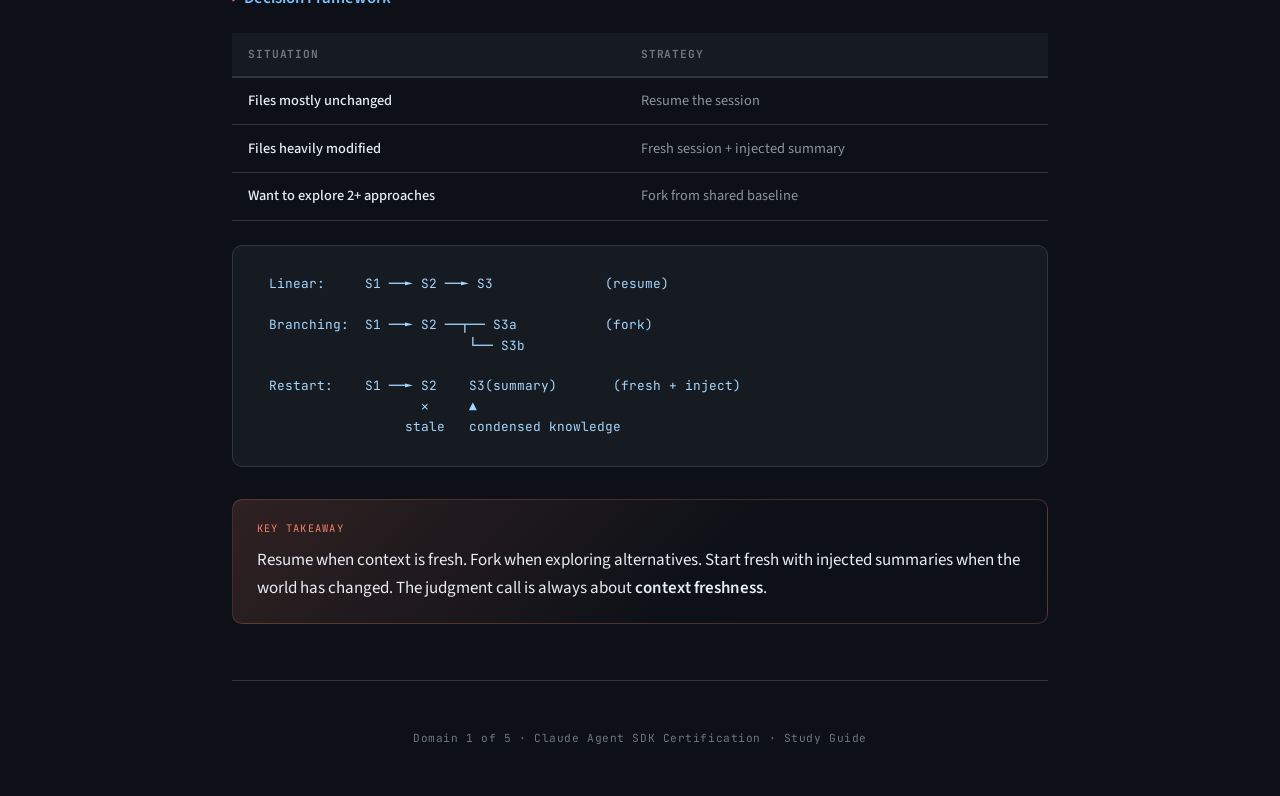
<file: study-guide/domain1-guide.html>
<!DOCTYPE html>
<html lang="en">
<head>
<meta charset="UTF-8">
<meta name="viewport" content="width=device-width, initial-scale=1.0">
<title>Domain 1 — Agentic Architecture & Orchestration</title>
<link href="https://fonts.googleapis.com/css2?family=DM+Serif+Display&family=JetBrains+Mono:wght@400;600&family=Source+Sans+3:wght@300;400;500;600;700&display=swap" rel="stylesheet">
<style>
  :root {
    --bg: #0d1117;
    --surface: #161b22;
    --surface-raised: #1c2333;
    --border: #30363d;
    --border-accent: #f78166;
    --text: #e6edf3;
    --text-muted: #8b949e;
    --text-dim: #6e7681;
    --accent: #f78166;
    --accent-glow: rgba(247, 129, 102, 0.15);
    --blue: #79c0ff;
    --green: #7ee787;
    --purple: #d2a8ff;
    --yellow: #e3b341;
    --cyan: #a5d6ff;
    --red: #ff7b72;
    --serif: 'DM Serif Display', Georgia, serif;
    --sans: 'Source Sans 3', -apple-system, sans-serif;
    --mono: 'JetBrains Mono', 'Fira Code', monospace;
  }

  * { margin: 0; padding: 0; box-sizing: border-box; }

  body {
    background: var(--bg);
    color: var(--text);
    font-family: var(--sans);
    font-size: 17px;
    line-height: 1.7;
    -webkit-font-smoothing: antialiased;
  }

  /* Noise overlay */
  body::before {
    content: '';
    position: fixed;
    top: 0; left: 0; right: 0; bottom: 0;
    background-image: url("data:image/svg+xml,%3Csvg viewBox='0 0 256 256' xmlns='http://www.w3.org/2000/svg'%3E%3Cfilter id='n'%3E%3CfeTurbulence type='fractalNoise' baseFrequency='0.9' numOctaves='4' stitchTiles='stitch'/%3E%3C/filter%3E%3Crect width='100%25' height='100%25' filter='url(%23n)' opacity='0.03'/%3E%3C/svg%3E");
    pointer-events: none;
    z-index: 9999;
  }

  .container {
    max-width: 880px;
    margin: 0 auto;
    padding: 0 2rem;
  }

  /* ── HERO ── */
  .hero {
    padding: 5rem 0 3rem;
    border-bottom: 1px solid var(--border);
    position: relative;
  }

  .hero::after {
    content: '';
    position: absolute;
    bottom: -1px;
    left: 0;
    width: 120px;
    height: 2px;
    background: var(--accent);
  }

  .hero-label {
    font-family: var(--mono);
    font-size: 0.75rem;
    letter-spacing: 0.15em;
    text-transform: uppercase;
    color: var(--accent);
    margin-bottom: 1rem;
    display: flex;
    align-items: center;
    gap: 0.5rem;
  }

  .hero-label::before {
    content: '';
    width: 8px;
    height: 8px;
    background: var(--accent);
    border-radius: 50%;
    animation: pulse 2s ease-in-out infinite;
  }

  @keyframes pulse {
    0%, 100% { opacity: 1; }
    50% { opacity: 0.4; }
  }

  .hero h1 {
    font-family: var(--serif);
    font-size: 3rem;
    font-weight: 400;
    line-height: 1.15;
    color: var(--text);
    margin-bottom: 1rem;
  }

  .hero h1 em {
    font-style: italic;
    color: var(--accent);
  }

  .hero-sub {
    font-size: 1.15rem;
    color: var(--text-muted);
    font-weight: 300;
    max-width: 600px;
  }

  /* ── NAV PILLS ── */
  .nav-section {
    padding: 2rem 0;
    border-bottom: 1px solid var(--border);
    position: sticky;
    top: 0;
    background: var(--bg);
    z-index: 100;
  }

  .nav-pills {
    display: flex;
    gap: 0.4rem;
    flex-wrap: wrap;
  }

  .nav-pills a {
    font-family: var(--mono);
    font-size: 0.72rem;
    padding: 0.4rem 0.8rem;
    border: 1px solid var(--border);
    border-radius: 6px;
    color: var(--text-muted);
    text-decoration: none;
    transition: all 0.2s;
    letter-spacing: 0.02em;
  }

  .nav-pills a:hover {
    border-color: var(--accent);
    color: var(--accent);
    background: var(--accent-glow);
  }

  /* ── CHUNKS ── */
  .chunk {
    padding: 3.5rem 0;
    border-bottom: 1px solid var(--border);
    animation: fadeUp 0.6s ease-out both;
  }

  @keyframes fadeUp {
    from { opacity: 0; transform: translateY(20px); }
    to { opacity: 1; transform: translateY(0); }
  }

  .chunk-header {
    display: flex;
    align-items: baseline;
    gap: 1rem;
    margin-bottom: 2rem;
  }

  .chunk-number {
    font-family: var(--mono);
    font-size: 0.7rem;
    color: var(--bg);
    background: var(--accent);
    padding: 0.25rem 0.55rem;
    border-radius: 4px;
    letter-spacing: 0.05em;
    font-weight: 600;
    flex-shrink: 0;
  }

  .chunk h2 {
    font-family: var(--serif);
    font-size: 1.8rem;
    font-weight: 400;
    color: var(--text);
  }

  .chunk h3 {
    font-size: 1.05rem;
    font-weight: 600;
    color: var(--blue);
    margin: 2rem 0 0.75rem;
    display: flex;
    align-items: center;
    gap: 0.5rem;
  }

  .chunk h3::before {
    content: '▸';
    color: var(--accent);
    font-size: 0.85rem;
  }

  .chunk p {
    margin-bottom: 1rem;
    color: var(--text-muted);
    font-weight: 300;
  }

  .chunk p strong {
    color: var(--text);
    font-weight: 600;
  }

  /* ── CONCEPT CARDS ── */
  .concept-card {
    background: var(--surface);
    border: 1px solid var(--border);
    border-radius: 10px;
    padding: 1.5rem;
    margin: 1.25rem 0;
    position: relative;
    overflow: hidden;
  }

  .concept-card::before {
    content: '';
    position: absolute;
    top: 0; left: 0;
    width: 3px;
    height: 100%;
  }

  .concept-card.rule::before { background: var(--accent); }
  .concept-card.pattern::before { background: var(--blue); }
  .concept-card.warning::before { background: var(--yellow); }
  .concept-card.tip::before { background: var(--green); }

  .concept-card .card-label {
    font-family: var(--mono);
    font-size: 0.65rem;
    text-transform: uppercase;
    letter-spacing: 0.12em;
    margin-bottom: 0.5rem;
  }

  .concept-card.rule .card-label { color: var(--accent); }
  .concept-card.pattern .card-label { color: var(--blue); }
  .concept-card.warning .card-label { color: var(--yellow); }
  .concept-card.tip .card-label { color: var(--green); }

  .concept-card p {
    color: var(--text);
    font-weight: 400;
    margin-bottom: 0;
  }

  /* ── CODE BLOCKS ── */
  pre {
    background: var(--surface);
    border: 1px solid var(--border);
    border-radius: 8px;
    padding: 1.25rem 1.5rem;
    margin: 1rem 0;
    overflow-x: auto;
    position: relative;
  }

  pre .lang-tag {
    position: absolute;
    top: 0.5rem;
    right: 0.75rem;
    font-family: var(--mono);
    font-size: 0.6rem;
    color: var(--text-dim);
    text-transform: uppercase;
    letter-spacing: 0.1em;
  }

  code {
    font-family: var(--mono);
    font-size: 0.82rem;
    line-height: 1.7;
  }

  .kw { color: var(--purple); }
  .fn { color: var(--blue); }
  .str { color: var(--green); }
  .cmt { color: var(--text-dim); font-style: italic; }
  .val { color: var(--accent); }
  .op { color: var(--text-muted); }

  code.inline {
    background: var(--surface-raised);
    padding: 0.15rem 0.45rem;
    border-radius: 4px;
    font-size: 0.85rem;
    color: var(--cyan);
  }

  /* ── ANTI-PATTERN / DO-THIS ── */
  .compare-grid {
    display: grid;
    grid-template-columns: 1fr 1fr;
    gap: 1rem;
    margin: 1rem 0;
  }

  @media (max-width: 640px) {
    .compare-grid { grid-template-columns: 1fr; }
  }

  .compare-item {
    background: var(--surface);
    border: 1px solid var(--border);
    border-radius: 8px;
    padding: 1.25rem;
  }

  .compare-item.bad {
    border-color: rgba(255, 123, 114, 0.3);
  }

  .compare-item.good {
    border-color: rgba(126, 231, 135, 0.3);
  }

  .compare-item .label {
    font-family: var(--mono);
    font-size: 0.65rem;
    text-transform: uppercase;
    letter-spacing: 0.1em;
    margin-bottom: 0.5rem;
  }

  .compare-item.bad .label { color: var(--red); }
  .compare-item.good .label { color: var(--green); }

  .compare-item p {
    font-size: 0.92rem;
    margin-bottom: 0;
    color: var(--text);
    font-weight: 400;
  }

  /* ── DIAGRAM ── */
  .diagram {
    background: var(--surface);
    border: 1px solid var(--border);
    border-radius: 10px;
    padding: 1.75rem;
    margin: 1.5rem 0;
    font-family: var(--mono);
    font-size: 0.8rem;
    line-height: 1.6;
    color: var(--cyan);
    white-space: pre;
    overflow-x: auto;
  }

  /* ── DECISION TABLE ── */
  .decision-table {
    width: 100%;
    border-collapse: collapse;
    margin: 1.25rem 0;
    font-size: 0.9rem;
  }

  .decision-table th {
    text-align: left;
    padding: 0.75rem 1rem;
    font-family: var(--mono);
    font-size: 0.7rem;
    text-transform: uppercase;
    letter-spacing: 0.08em;
    color: var(--text-dim);
    border-bottom: 2px solid var(--border);
    background: var(--surface);
  }

  .decision-table td {
    padding: 0.7rem 1rem;
    border-bottom: 1px solid var(--border);
    color: var(--text-muted);
  }

  .decision-table td:first-child {
    color: var(--text);
    font-weight: 500;
  }

  .yes { color: var(--green); font-weight: 600; }
  .no { color: var(--red); font-weight: 600; }

  /* ── KEY TAKEAWAY ── */
  .takeaway {
    background: linear-gradient(135deg, var(--accent-glow), transparent 60%);
    border: 1px solid rgba(247, 129, 102, 0.25);
    border-radius: 10px;
    padding: 1.25rem 1.5rem;
    margin: 2rem 0 0;
  }

  .takeaway .takeaway-label {
    font-family: var(--mono);
    font-size: 0.65rem;
    text-transform: uppercase;
    letter-spacing: 0.12em;
    color: var(--accent);
    margin-bottom: 0.5rem;
  }

  .takeaway p {
    color: var(--text);
    font-weight: 400;
    margin-bottom: 0;
  }

  /* ── FOOTER ── */
  footer {
    padding: 3rem 0;
    text-align: center;
    font-family: var(--mono);
    font-size: 0.7rem;
    color: var(--text-dim);
    letter-spacing: 0.05em;
  }

  /* ── SCROLLBAR ── */
  ::-webkit-scrollbar { width: 6px; height: 6px; }
  ::-webkit-scrollbar-track { background: var(--bg); }
  ::-webkit-scrollbar-thumb { background: var(--border); border-radius: 3px; }
  ::-webkit-scrollbar-thumb:hover { background: var(--text-dim); }
</style>
</head>
<body>

<div class="container">

  <!-- HERO -->
  <div class="hero">
    <div class="hero-label">Claude Agent SDK Certification — Study Guide</div>
    <h1>Agentic Architecture<br>& <em>Orchestration</em></h1>
    <p class="hero-sub">Domain 1 — seven core concepts from agentic loops to session forking, distilled for exam readiness.</p>
  </div>

  <!-- NAV -->
  <div class="nav-section">
    <div class="nav-pills">
      <a href="#chunk1">01 Agentic Loop</a>
      <a href="#chunk2">02 Multi-Agent</a>
      <a href="#chunk3">03 Subagent Mechanics</a>
      <a href="#chunk4">04 Enforcement</a>
      <a href="#chunk5">05 SDK Hooks</a>
      <a href="#chunk6">06 Decomposition</a>
      <a href="#chunk7">07 Sessions</a>
    </div>
  </div>

  <!-- ═══════════════════════════════════════ -->
  <!-- CHUNK 1 -->
  <!-- ═══════════════════════════════════════ -->
  <div class="chunk" id="chunk1">
    <div class="chunk-header">
      <span class="chunk-number">01</span>
      <h2>The Agentic Loop</h2>
    </div>

    <p>The agentic loop is a <code class="inline">while</code> loop where <strong>Claude decides when to stop</strong> — not your code. You send a message, Claude responds, and you check <code class="inline">stop_reason</code> to decide what happens next.</p>

    <div class="concept-card rule">
      <div class="card-label">Core Rule</div>
      <p>If <code class="inline">stop_reason == "tool_use"</code> → execute the tool, append the result, loop again. If <code class="inline">stop_reason == "end_turn"</code> → Claude is done, exit.</p>
    </div>

    <h3>Loop Pseudocode</h3>
    <pre><span class="lang-tag">python</span><code>messages = [{<span class="str">"role"</span>: <span class="str">"user"</span>, <span class="str">"content"</span>: user_query}]

<span class="kw">while</span> <span class="val">True</span>:
    response = client.messages.<span class="fn">create</span>(
        model=<span class="str">"claude-sonnet-4-5-20250514"</span>,
        tools=my_tools,
        messages=messages
    )
    <span class="cmt"># Append Claude's response to conversation history</span>
    messages.<span class="fn">append</span>({<span class="str">"role"</span>: <span class="str">"assistant"</span>, <span class="str">"content"</span>: response.content})

    <span class="kw">if</span> response.stop_reason == <span class="str">"end_turn"</span>:
        <span class="kw">break</span>

    <span class="cmt"># Execute tools, append results as a user message</span>
    tool_results = <span class="fn">execute_tools</span>(response.content)
    messages.<span class="fn">append</span>({<span class="str">"role"</span>: <span class="str">"user"</span>, <span class="str">"content"</span>: tool_results})</code></pre>

    <p>Tool results are appended as a <strong>user message</strong>. This is how Claude "sees" what happened — it's all conversation history.</p>

    <h3>Three Anti-Patterns to Avoid</h3>
    <div class="compare-grid">
      <div class="compare-item bad">
        <div class="label">✕ Don't do this</div>
        <p>Parsing Claude's text for "I'm done" to decide loop termination. Use <code class="inline">stop_reason</code>, not natural language signals.</p>
      </div>
      <div class="compare-item bad">
        <div class="label">✕ Don't do this</div>
        <p>Hardcoding iteration caps as the <strong>primary</strong> stop mechanism. A safety cap is fine, but shouldn't be the design.</p>
      </div>
    </div>
    <div class="compare-grid">
      <div class="compare-item bad">
        <div class="label">✕ Don't do this</div>
        <p>Checking for assistant text content as a completion indicator. Claude can emit text <strong>and</strong> tool calls in the same response.</p>
      </div>
      <div class="compare-item good">
        <div class="label">✓ Do this</div>
        <p>Always use <code class="inline">stop_reason</code> as the single source of truth for loop control. Model-driven termination is the correct pattern.</p>
      </div>
    </div>

    <div class="takeaway">
      <div class="takeaway-label">Key Takeaway</div>
      <p>Claude is the reasoning engine. Your code is the executor. The loop continues until Claude says it's done via <code class="inline">stop_reason</code>.</p>
    </div>
  </div>

  <!-- ═══════════════════════════════════════ -->
  <!-- CHUNK 2 -->
  <!-- ═══════════════════════════════════════ -->
  <div class="chunk" id="chunk2">
    <div class="chunk-header">
      <span class="chunk-number">02</span>
      <h2>Multi-Agent Orchestration</h2>
    </div>

    <p>Instead of one agent doing everything, a <strong>coordinator</strong> delegates to <strong>subagents</strong> in a hub-and-spoke pattern. The coordinator is the project manager — it never does the actual work itself.</p>

    <h3>Coordinator Responsibilities</h3>
    <div class="concept-card pattern">
      <div class="card-label">Pattern</div>
      <p><strong>Analyze</strong> the request → <strong>Decompose</strong> into subtasks → <strong>Delegate</strong> to subagents → <strong>Aggregate</strong> results → <strong>Evaluate</strong> completeness → loop if gaps remain.</p>
    </div>

    <h3>Hub-and-Spoke Architecture</h3>
    <div class="diagram">       User Query
           │
           ▼
     ┌────────────┐
     │ Coordinator │ ◄── Evaluates completeness
     └────────────┘
      │    │    │
      ▼    ▼    ▼
     S1   S2   S3    ◄── Subagents (isolated context)
      │    │    │
      └────┴────┘
           │
           ▼
    Aggregated Result</div>

    <div class="concept-card rule">
      <div class="card-label">Critical Rule</div>
      <p>Subagents have <strong>isolated context</strong>. They do NOT inherit the coordinator's conversation, other subagents' findings, or the user's original query. You must pass everything explicitly.</p>
    </div>

    <h3>Smart vs. Dumb Coordination</h3>
    <div class="compare-grid">
      <div class="compare-item bad">
        <div class="label">✕ Pipeline (dumb)</div>
        <p>Every query runs through ALL subagents in sequence regardless of complexity. "What are your hours?" hits search → analysis → synthesis.</p>
      </div>
      <div class="compare-item good">
        <div class="label">✓ Dynamic routing (smart)</div>
        <p>Coordinator analyzes query, picks only the subagents needed. Simple lookups skip analysis. Complex queries use the full pipeline.</p>
      </div>
    </div>

    <h3>The Gap-Checking Loop</h3>
    <p>After synthesis, the coordinator asks: <strong>"Is this complete?"</strong> If not, it re-delegates with targeted queries and re-invokes synthesis. This iterative refinement is what separates a good system from a basic one.</p>

    <div class="concept-card warning">
      <div class="card-label">Watch Out</div>
      <p><strong>Over-decomposition trap:</strong> Slicing a topic too narrowly means each subagent covers a tiny slice well but misses the connections between them. Decompose at the right granularity.</p>
    </div>

    <div class="takeaway">
      <div class="takeaway-label">Key Takeaway</div>
      <p>The coordinator is the brain. Subagents are the hands. All communication flows through the coordinator — giving you observability, error handling, and control.</p>
    </div>
  </div>

  <!-- ═══════════════════════════════════════ -->
  <!-- CHUNK 3 -->
  <!-- ═══════════════════════════════════════ -->
  <div class="chunk" id="chunk3">
    <div class="chunk-header">
      <span class="chunk-number">03</span>
      <h2>Subagent Mechanics</h2>
    </div>

    <p>The hands-on mechanics of spawning subagents, passing context, and configuring agent definitions.</p>

    <h3>The Task Tool</h3>
    <div class="concept-card rule">
      <div class="card-label">Rule</div>
      <p>Subagents are spawned via the <strong>Task tool</strong>. The coordinator's <code class="inline">allowedTools</code> must include <code class="inline">"Task"</code> — otherwise it cannot spawn subagents. Each Task call creates a fresh agent with its own context window.</p>
    </div>

    <h3>AgentDefinition</h3>
    <pre><span class="lang-tag">python</span><code>{
    <span class="str">"description"</span>: <span class="str">"Searches the web for current information"</span>,
    <span class="str">"system_prompt"</span>: <span class="str">"You are a focused research agent..."</span>,
    <span class="str">"allowed_tools"</span>: [<span class="str">"web_search"</span>, <span class="str">"web_fetch"</span>]
}</code></pre>
    <p>Each subagent gets constrained tools. The <code class="inline">description</code> field is how the coordinator decides <strong>which</strong> subagent to invoke — it's decision logic, not documentation.</p>

    <h3>Explicit Context Passing</h3>
    <div class="compare-grid">
      <div class="compare-item bad">
        <div class="label">✕ Broken — assumes inheritance</div>
        <p><code class="inline">Task("search_agent", "Find more about the topic")</code> — the subagent has no idea what "the topic" is.</p>
      </div>
      <div class="compare-item good">
        <div class="label">✓ Working — explicit context</div>
        <p><code class="inline">Task("search_agent", "Find recent research on lithium-ion battery recycling. Prior analysis found: [hydro, pyro]. Focus on newer methods.")</code></p>
      </div>
    </div>

    <h3>Structured Data for Attribution</h3>
    <pre><span class="lang-tag">json</span><code>{
  <span class="str">"findings"</span>: [{
    <span class="str">"content"</span>: <span class="str">"Recycling rates improved 30%"</span>,
    <span class="str">"source_url"</span>: <span class="str">"https://example.com/study"</span>,
    <span class="str">"document"</span>: <span class="str">"2024 Battery Report"</span>,
    <span class="str">"page"</span>: <span class="val">14</span>
  }],
  <span class="str">"gaps_identified"</span>: [<span class="str">"Cost comparison data missing"</span>]
}</code></pre>
    <p>Separate <strong>content</strong> from <strong>metadata</strong> so downstream agents can write summaries <em>and</em> provide attribution.</p>

    <h3>Parallel Spawning</h3>
    <div class="concept-card tip">
      <div class="card-label">Power Move</div>
      <p>Emit <strong>multiple Task calls in a single coordinator response</strong> to run subagents concurrently. Massively faster than sequential delegation when subtasks are independent.</p>
    </div>

    <h3>Coordinator Prompt Philosophy</h3>
    <div class="compare-grid">
      <div class="compare-item bad">
        <div class="label">✕ Procedural</div>
        <p>"Step 1: Call search agent. Step 2: Call analysis. Step 3: Call synthesis."</p>
      </div>
      <div class="compare-item good">
        <div class="label">✓ Goal-oriented</div>
        <p>"Produce a research report with 5+ credible sources covering X, Y, Z. Delegate to specialists as needed. Verify coverage before delivering."</p>
      </div>
    </div>

    <div class="takeaway">
      <div class="takeaway-label">Key Takeaway</div>
      <p>Context doesn't flow automatically — you pump it explicitly. Use structured formats to preserve attribution. Spawn in parallel when independent. Design coordinator prompts around outcomes, not procedures.</p>
    </div>
  </div>

  <!-- ═══════════════════════════════════════ -->
  <!-- CHUNK 4 -->
  <!-- ═══════════════════════════════════════ -->
  <div class="chunk" id="chunk4">
    <div class="chunk-header">
      <span class="chunk-number">04</span>
      <h2>Workflow Enforcement & Handoffs</h2>
    </div>

    <p>Where theory meets production. Real workflows have <strong>rules that cannot be broken</strong> and sometimes require <strong>escalation to humans</strong>.</p>

    <h3>Prompts vs. Programmatic Enforcement</h3>
    <div class="concept-card rule">
      <div class="card-label">Foundational Principle</div>
      <p><strong>Prompts are suggestions; hooks are guarantees.</strong> If you'd get fired for the 1% failure, use a hook. If it's a preference, a prompt is fine.</p>
    </div>

    <h3>Prerequisite Gates</h3>
    <pre><span class="lang-tag">python</span><code><span class="kw">def</span> <span class="fn">pre_tool_hook</span>(tool_name, tool_input):
    <span class="kw">if</span> tool_name == <span class="str">"process_refund"</span>:
        <span class="kw">if not</span> workflow_state[<span class="str">"customer_verified"</span>]:
            <span class="kw">return</span> <span class="fn">BLOCK</span>(<span class="str">"Cannot process refund: customer not verified"</span>)
        <span class="kw">if not</span> workflow_state[<span class="str">"order_retrieved"</span>]:
            <span class="kw">return</span> <span class="fn">BLOCK</span>(<span class="str">"Cannot process refund: order not retrieved"</span>)
    <span class="kw">return</span> <span class="fn">ALLOW</span></code></pre>
    <p>Claude doesn't even know this gating exists. It tries to call the tool, gets blocked with an explanation, and naturally adjusts within the agentic loop.</p>

    <h3>Multi-Concern Decomposition</h3>
    <p>Customer says: <em>"Wrong item, promo code didn't work, and update my address."</em> — that's three issues. A good agent decomposes them, <strong>investigates all three in parallel</strong> using shared context, then synthesizes one unified response.</p>

    <h3>Structured Handoff Summaries</h3>
    <pre><span class="lang-tag">json</span><code>{
  <span class="str">"customer_id"</span>: <span class="str">"CUST-4521"</span>,
  <span class="str">"issue_summary"</span>: <span class="str">"Defective product, requests full refund"</span>,
  <span class="str">"root_cause"</span>: <span class="str">"Shipped from damaged batch #B-229"</span>,
  <span class="str">"recommended_action"</span>: <span class="str">"Full refund $189.99 + 15% credit"</span>,
  <span class="str">"reason_for_escalation"</span>: <span class="str">"Exceeds $100 agent authority"</span>
}</code></pre>

    <div class="concept-card tip">
      <div class="card-label">Key Insight</div>
      <p>Escalation isn't failure — it's a designed part of the system. The agent's job is to <strong>minimize the work the human has to do</strong> by handing off a complete picture.</p>
    </div>

    <div class="takeaway">
      <div class="takeaway-label">Key Takeaway</div>
      <p>Programmatic gates for rules that can't fail. Parallel investigation for multi-concern requests. Structured summaries for human handoffs.</p>
    </div>
  </div>

  <!-- ═══════════════════════════════════════ -->
  <!-- CHUNK 5 -->
  <!-- ═══════════════════════════════════════ -->
  <div class="chunk" id="chunk5">
    <div class="chunk-header">
      <span class="chunk-number">05</span>
      <h2>SDK Hooks Deep Dive</h2>
    </div>

    <p>Hooks sit between Claude and the outside world, intercepting in <strong>two directions</strong>.</p>

    <div class="diagram">                 ┌──────────┐
Claude ──call──► │ PRE-HOOK │ ──► Tool Execution
                 └──────────┘
                 ┌───────────┐
Claude ◄──result─│ POST-HOOK │ ◄── Tool Execution
                 └───────────┘</div>

    <h3>Post-Hooks: Data Normalization</h3>
    <p>Different backends return dates as Unix epochs, ISO 8601, or human strings. Claude <em>usually</em> handles this, but sometimes makes comparison errors. A PostToolUse hook fixes this <strong>deterministically</strong>.</p>

    <pre><span class="lang-tag">python</span><code><span class="kw">def</span> <span class="fn">post_tool_normalize</span>(tool_name, tool_result):
    normalized = tool_result.<span class="fn">copy</span>()
    <span class="cmt"># Normalize all dates to ISO 8601</span>
    <span class="kw">for</span> key <span class="kw">in</span> [<span class="str">"created_at"</span>, <span class="str">"ship_date"</span>, <span class="str">"due_date"</span>]:
        <span class="kw">if</span> key <span class="kw">in</span> normalized:
            normalized[key] = <span class="fn">to_iso8601</span>(normalized[key])
    <span class="cmt"># Normalize status codes to readable strings</span>
    <span class="kw">if</span> <span class="str">"status"</span> <span class="kw">in</span> normalized <span class="kw">and</span> <span class="fn">isinstance</span>(normalized[<span class="str">"status"</span>], <span class="val">int</span>):
        normalized[<span class="str">"status"</span>] = status_map.<span class="fn">get</span>(normalized[<span class="str">"status"</span>])
    <span class="kw">return</span> normalized</code></pre>

    <div class="concept-card pattern">
      <div class="card-label">Design Principle</div>
      <p>Claude should reason about your <strong>domain</strong>, not about data format inconsistencies. Normalize field names, null handling, error formats, and date representations before Claude ever sees them.</p>
    </div>

    <h3>Pre-Hooks: Policy Enforcement</h3>
    <pre><span class="lang-tag">python</span><code><span class="kw">def</span> <span class="fn">pre_tool_policy_check</span>(tool_name, tool_input):
    <span class="kw">if</span> tool_name == <span class="str">"process_refund"</span>:
        amount = <span class="fn">float</span>(tool_input.<span class="fn">get</span>(<span class="str">"amount"</span>, <span class="val">0</span>))
        <span class="kw">if</span> amount > <span class="val">500.00</span>:
            <span class="kw">return</span> {
                <span class="str">"action"</span>: <span class="str">"BLOCK"</span>,
                <span class="str">"message"</span>: <span class="str">"Exceeds $500 limit. Escalate to human."</span>
            }
    <span class="kw">return</span> {<span class="str">"action"</span>: <span class="str">"ALLOW"</span>}</code></pre>

    <p>The block message is <strong>instructive</strong> — it tells Claude what to do instead. Claude receives this as the tool result and naturally adjusts.</p>

    <h3>Hook vs. Prompt Decision Framework</h3>
    <table class="decision-table">
      <thead>
        <tr><th>Requirement</th><th>Hook</th><th>Prompt</th></tr>
      </thead>
      <tbody>
        <tr><td>Refund limits</td><td class="yes">✓</td><td class="no">✗</td></tr>
        <tr><td>Data format consistency</td><td class="yes">✓</td><td class="no">✗</td></tr>
        <tr><td>Tone of voice</td><td class="no">✗</td><td class="yes">✓</td></tr>
        <tr><td>PII redaction before logging</td><td class="yes">✓</td><td class="no">✗</td></tr>
        <tr><td>Suggested upsells</td><td class="no">✗</td><td class="yes">✓</td></tr>
        <tr><td>Blocking admin tools</td><td class="yes">✓</td><td class="no">✗</td></tr>
        <tr><td>Preferred resolution order</td><td class="no">✗</td><td class="yes">✓</td></tr>
      </tbody>
    </table>

    <div class="takeaway">
      <div class="takeaway-label">Key Takeaway</div>
      <p>Post-hooks clean incoming data so Claude reasons clearly. Pre-hooks enforce rules so Claude can't break policy. Together they separate <em>what Claude thinks about</em> from <em>what it's allowed to do</em>.</p>
    </div>
  </div>

  <!-- ═══════════════════════════════════════ -->
  <!-- CHUNK 6 -->
  <!-- ═══════════════════════════════════════ -->
  <div class="chunk" id="chunk6">
    <div class="chunk-header">
      <span class="chunk-number">06</span>
      <h2>Task Decomposition Strategies</h2>
    </div>

    <p>How to break big problems into small ones — and knowing <strong>which pattern fits which situation</strong>.</p>

    <h3>Pattern A: Prompt Chaining (Fixed Pipeline)</h3>
    <p>Steps are known in advance. Each feeds into the next. Best for <strong>predictable</strong> workflows like code review, report generation, multi-language translation.</p>

    <div class="diagram"> Input ──► Step 1 ──► Step 2 ──► Step 3 ──► Output</div>

    <div class="concept-card pattern">
      <div class="card-label">Code Review Pattern</div>
      <p><strong>Pass 1 (per-file):</strong> Each file gets focused individual analysis — full attention, no dilution. <strong>Pass 2 (cross-file):</strong> Integration pass to catch systemic patterns spanning multiple files. You'd miss things doing either pass alone.</p>
    </div>

    <h3>Pattern B: Dynamic Adaptive Decomposition</h3>
    <p>Steps emerge as you go. What you discover in step 1 determines what step 2 even is. Best for <strong>investigative</strong> tasks like debugging, legacy test coverage, open-ended research.</p>

    <div class="diagram"> Input ──► Discover ──► Plan ──► Execute ──► Adapt ──► ...
                  ▲                                  │
                  └──────── new subtasks emerge ─────┘</div>

    <h3>Decision Framework</h3>
    <table class="decision-table">
      <thead>
        <tr><th>Question</th><th>Yes →</th><th>No →</th></tr>
      </thead>
      <tbody>
        <tr><td>Do I know all steps before starting?</td><td>Prompt chaining</td><td>Dynamic</td></tr>
        <tr><td>Does step N change what step N+1 is?</td><td>Dynamic</td><td>Prompt chaining</td></tr>
      </tbody>
    </table>

    <h3>Real-World Mappings</h3>
    <table class="decision-table">
      <thead>
        <tr><th>Task</th><th>Pattern</th></tr>
      </thead>
      <tbody>
        <tr><td>Summarize a doc in 3 languages</td><td>Prompt chaining</td></tr>
        <tr><td>Debug why the app is slow</td><td>Dynamic decomposition</td></tr>
        <tr><td>Review a PR against style guidelines</td><td>Prompt chaining</td></tr>
        <tr><td>Migrate REST to GraphQL</td><td>Dynamic decomposition</td></tr>
        <tr><td>Monthly report from 5 data sources</td><td>Prompt chaining</td></tr>
        <tr><td>Figure out why customers churn</td><td>Dynamic decomposition</td></tr>
      </tbody>
    </table>

    <div class="concept-card tip">
      <div class="card-label">Hybrid Reality</div>
      <p>In practice, many workflows use a <strong>fixed outer pipeline</strong> where individual steps use <strong>dynamic decomposition internally</strong>. The coordinator runs the pipeline; subagents adapt within each step.</p>
    </div>

    <div class="takeaway">
      <div class="takeaway-label">Key Takeaway</div>
      <p>Prompt chaining when predictable. Dynamic decomposition when investigative. Split big reviews into per-unit passes + cross-unit integration. Give agents permission to adapt via goal-oriented prompts.</p>
    </div>
  </div>

  <!-- ═══════════════════════════════════════ -->
  <!-- CHUNK 7 -->
  <!-- ═══════════════════════════════════════ -->
  <div class="chunk" id="chunk7">
    <div class="chunk-header">
      <span class="chunk-number">07</span>
      <h2>Session State & Forking</h2>
    </div>

    <p>How agents maintain <strong>continuity across time</strong> and explore <strong>branching paths</strong>.</p>

    <h3>Named Session Resumption</h3>
    <pre><span class="lang-tag">bash</span><code><span class="cmt"># Start a named session</span>
claude --session <span class="str">"auth-refactor"</span> <span class="str">"Analyze the auth module for security issues"</span>

<span class="cmt"># Resume later</span>
claude --resume <span class="str">"auth-refactor"</span> <span class="str">"Now suggest fixes for the top 3 issues"</span></code></pre>

    <h3>When Resumption Breaks</h3>
    <div class="concept-card warning">
      <div class="card-label">The Stale Context Trap</div>
      <p>If you edited files between sessions, the agent's context contains <strong>old tool results</strong>. It doesn't know things changed. Either tell it exactly what changed (small edits) or start fresh with an injected summary (extensive changes).</p>
    </div>

    <div class="compare-grid">
      <div class="compare-item good">
        <div class="label">Option A: Inform the agent</div>
        <p>"I updated auth.py lines 45-60 and fixed the token bug in middleware.py. Re-analyze these two files." — good for <strong>small, targeted changes</strong>.</p>
      </div>
      <div class="compare-item good">
        <div class="label">Option B: Fresh + injected summary</div>
        <p>Start a new session seeded with distilled findings, status, and a list of changes. More reliable when <strong>files have changed extensively</strong>.</p>
      </div>
    </div>

    <h3>Fork-Based Session Management</h3>
    <div class="diagram"> Shared baseline analysis
     │
     ├── Fork A: "Fix using JWT with refresh rotation"
     │
     └── Fork B: "Fix using session-based auth with Redis"

 Both forks see the full analysis. Neither contaminates the other.</div>

    <h3>Where Forking Shines</h3>
    <div class="concept-card tip">
      <div class="card-label">Use Cases</div>
      <p>Comparing two testing strategies. Trying two refactoring approaches before committing. Exploring optimistic vs. conservative solutions. A/B testing prompt strategies for a subagent.</p>
    </div>

    <h3>Decision Framework</h3>
    <table class="decision-table">
      <thead>
        <tr><th>Situation</th><th>Strategy</th></tr>
      </thead>
      <tbody>
        <tr><td>Files mostly unchanged</td><td>Resume the session</td></tr>
        <tr><td>Files heavily modified</td><td>Fresh session + injected summary</td></tr>
        <tr><td>Want to explore 2+ approaches</td><td>Fork from shared baseline</td></tr>
      </tbody>
    </table>

    <div class="diagram"> Linear:     S1 ──► S2 ──► S3              (resume)

 Branching:  S1 ──► S2 ──┬── S3a           (fork)
                          └── S3b

 Restart:    S1 ──► S2    S3(summary)       (fresh + inject)
                    ✕     ▲
                  stale   condensed knowledge</div>

    <div class="takeaway">
      <div class="takeaway-label">Key Takeaway</div>
      <p>Resume when context is fresh. Fork when exploring alternatives. Start fresh with injected summaries when the world has changed. The judgment call is always about <strong>context freshness</strong>.</p>
    </div>
  </div>

  <!-- FOOTER -->
  <footer>
    Domain 1 of 5 · Claude Agent SDK Certification · Study Guide
  </footer>

</div>

</body>
</html>
</file>
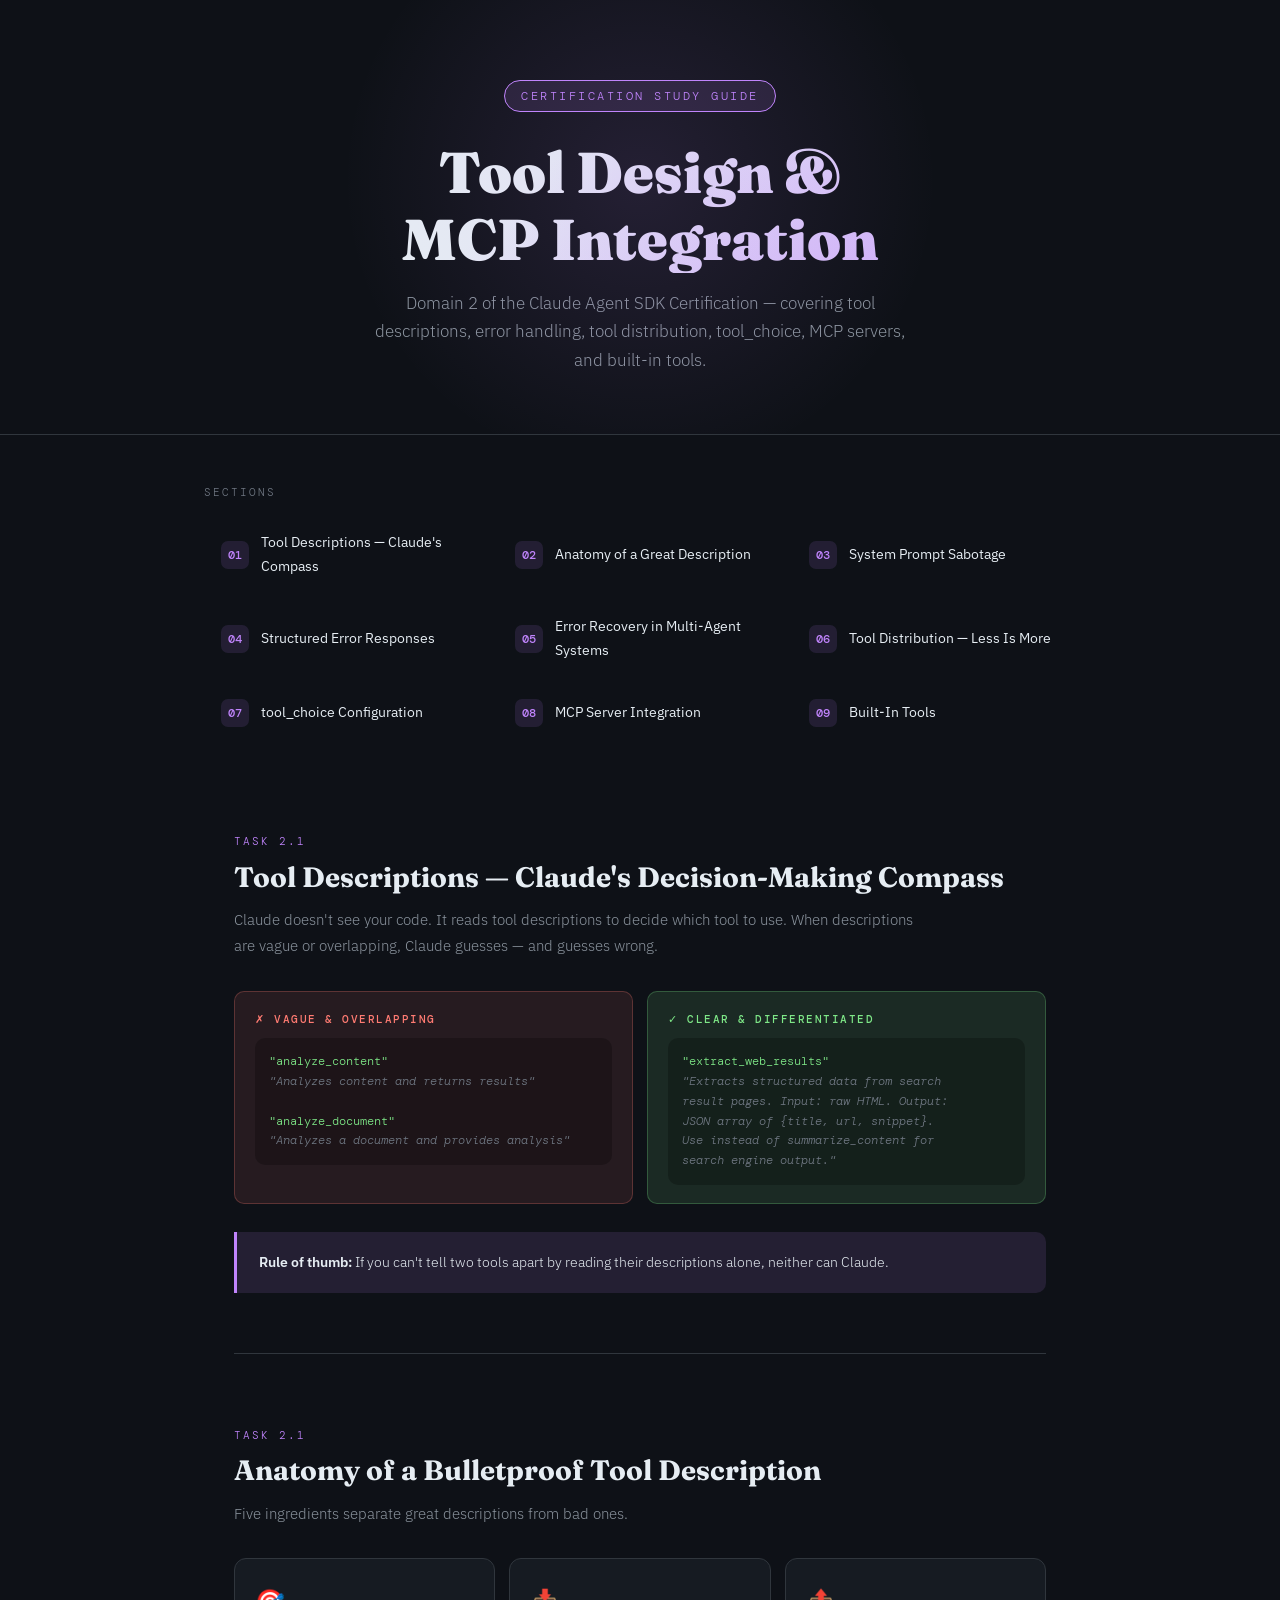
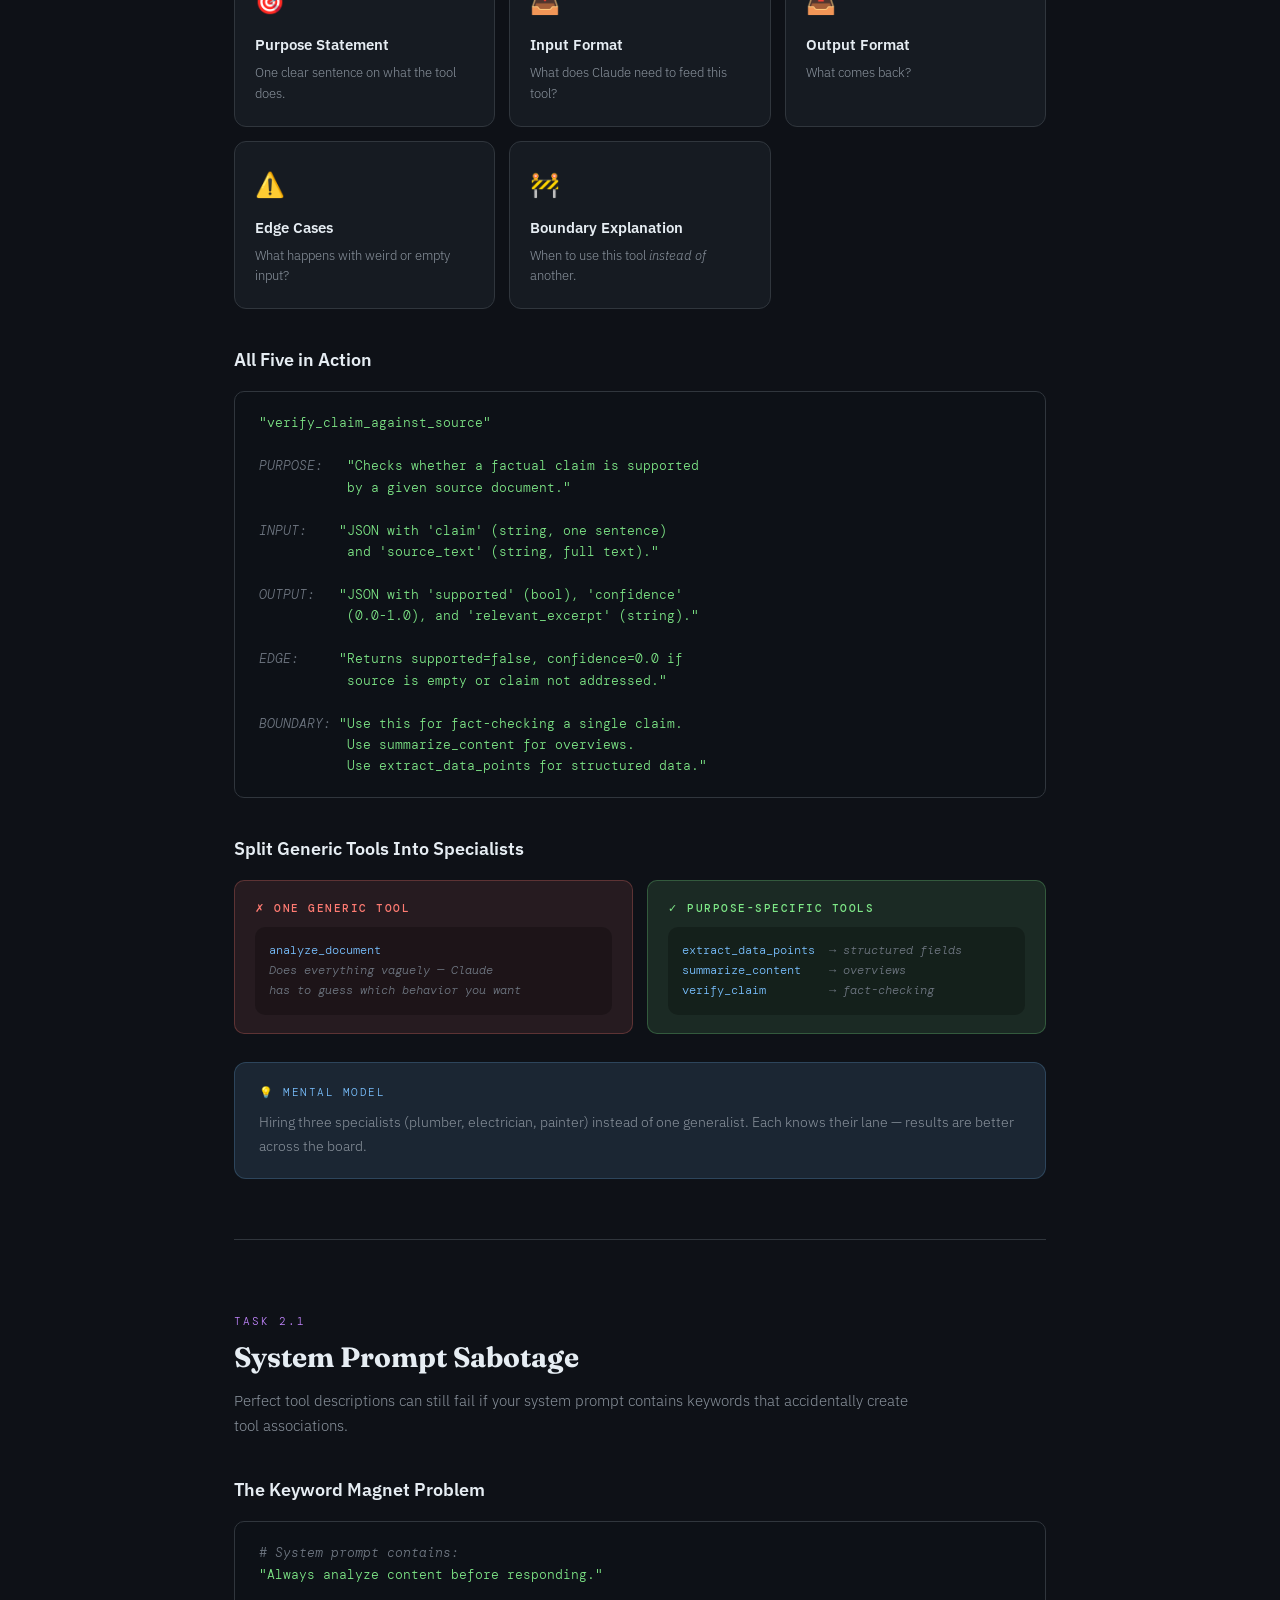
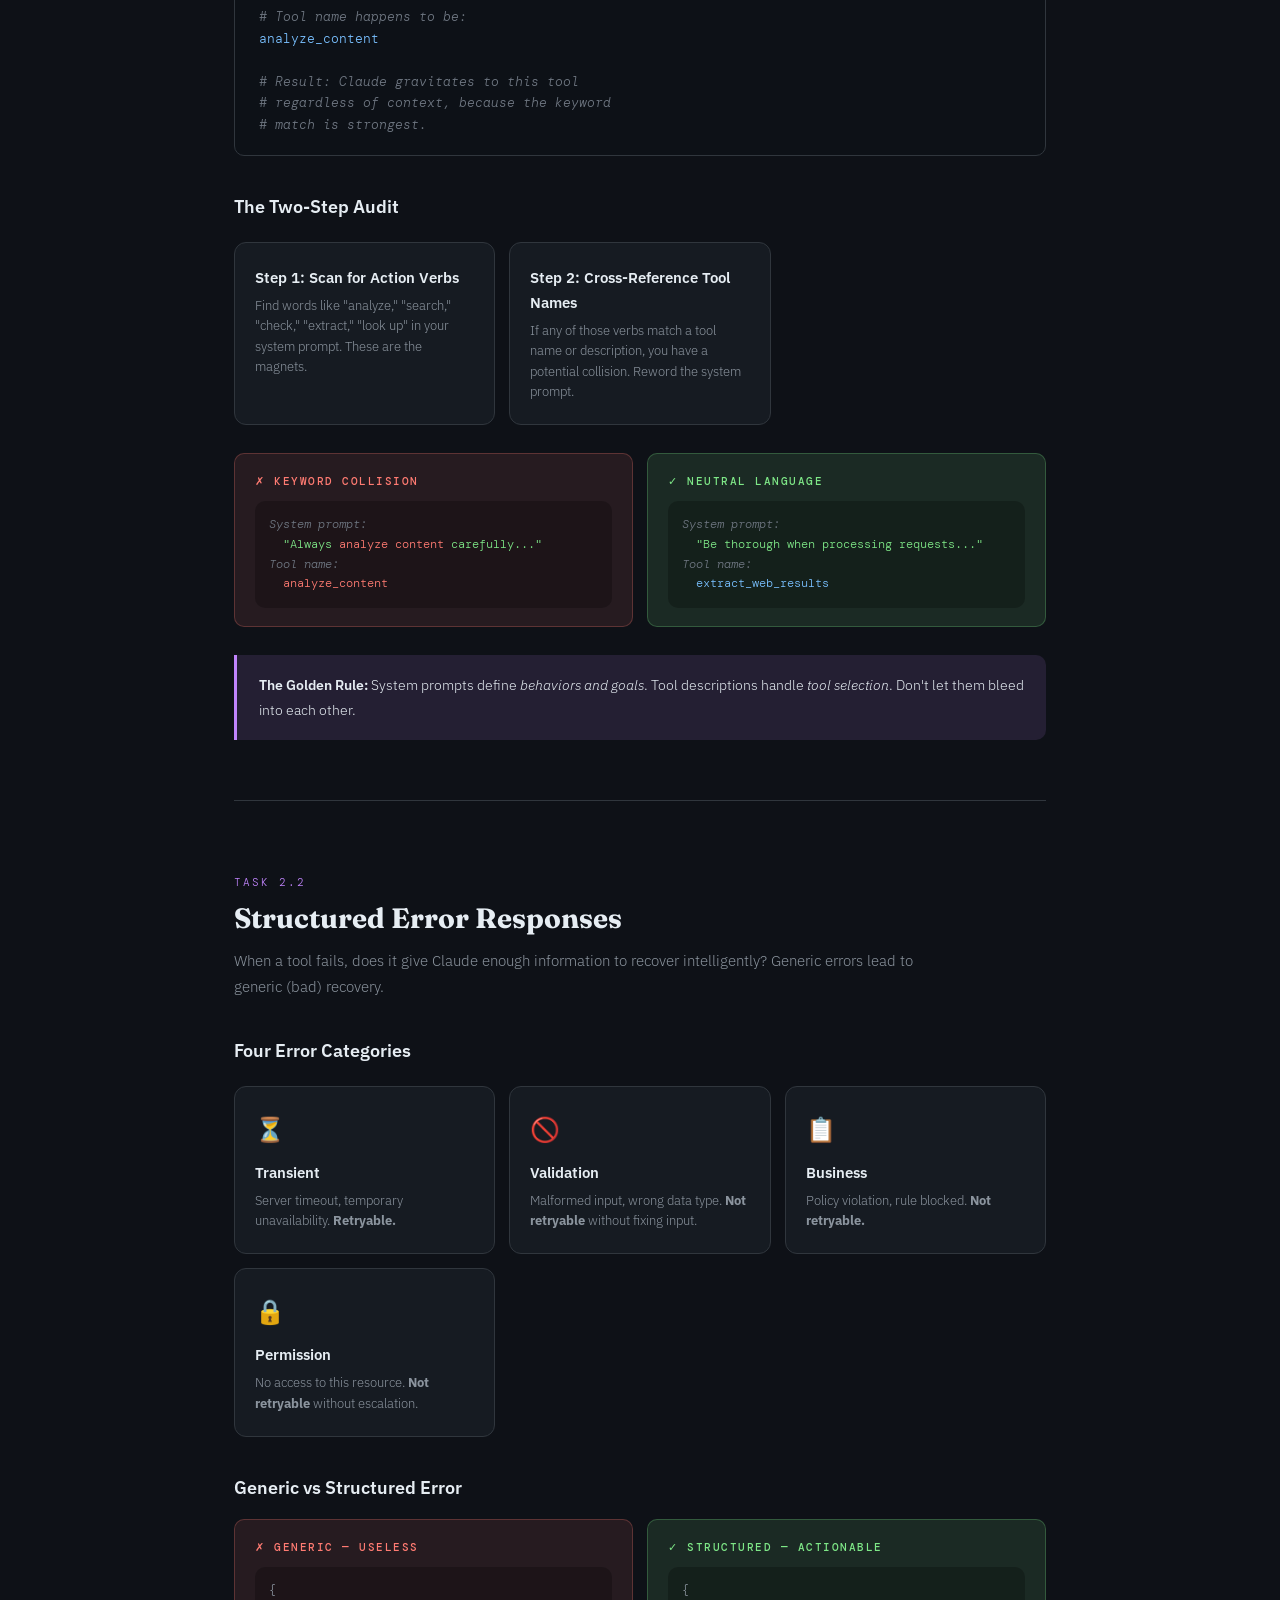
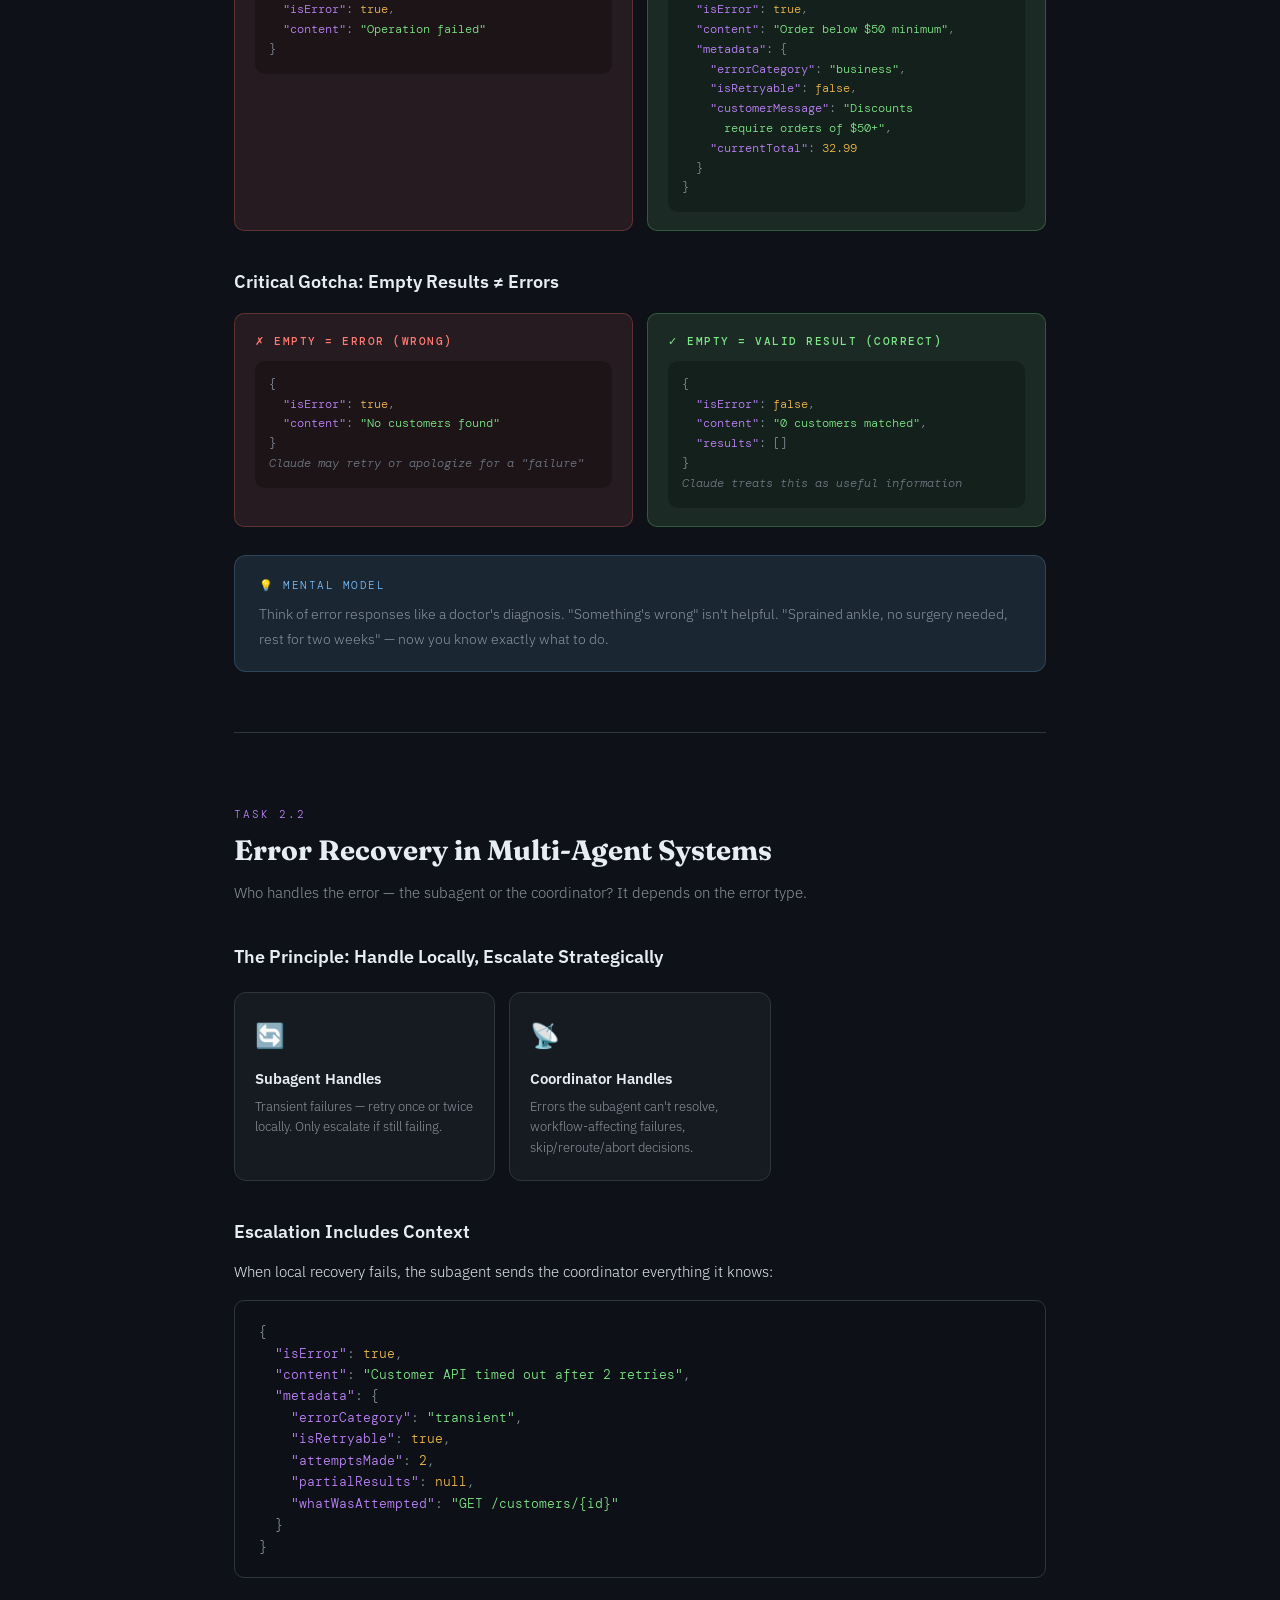
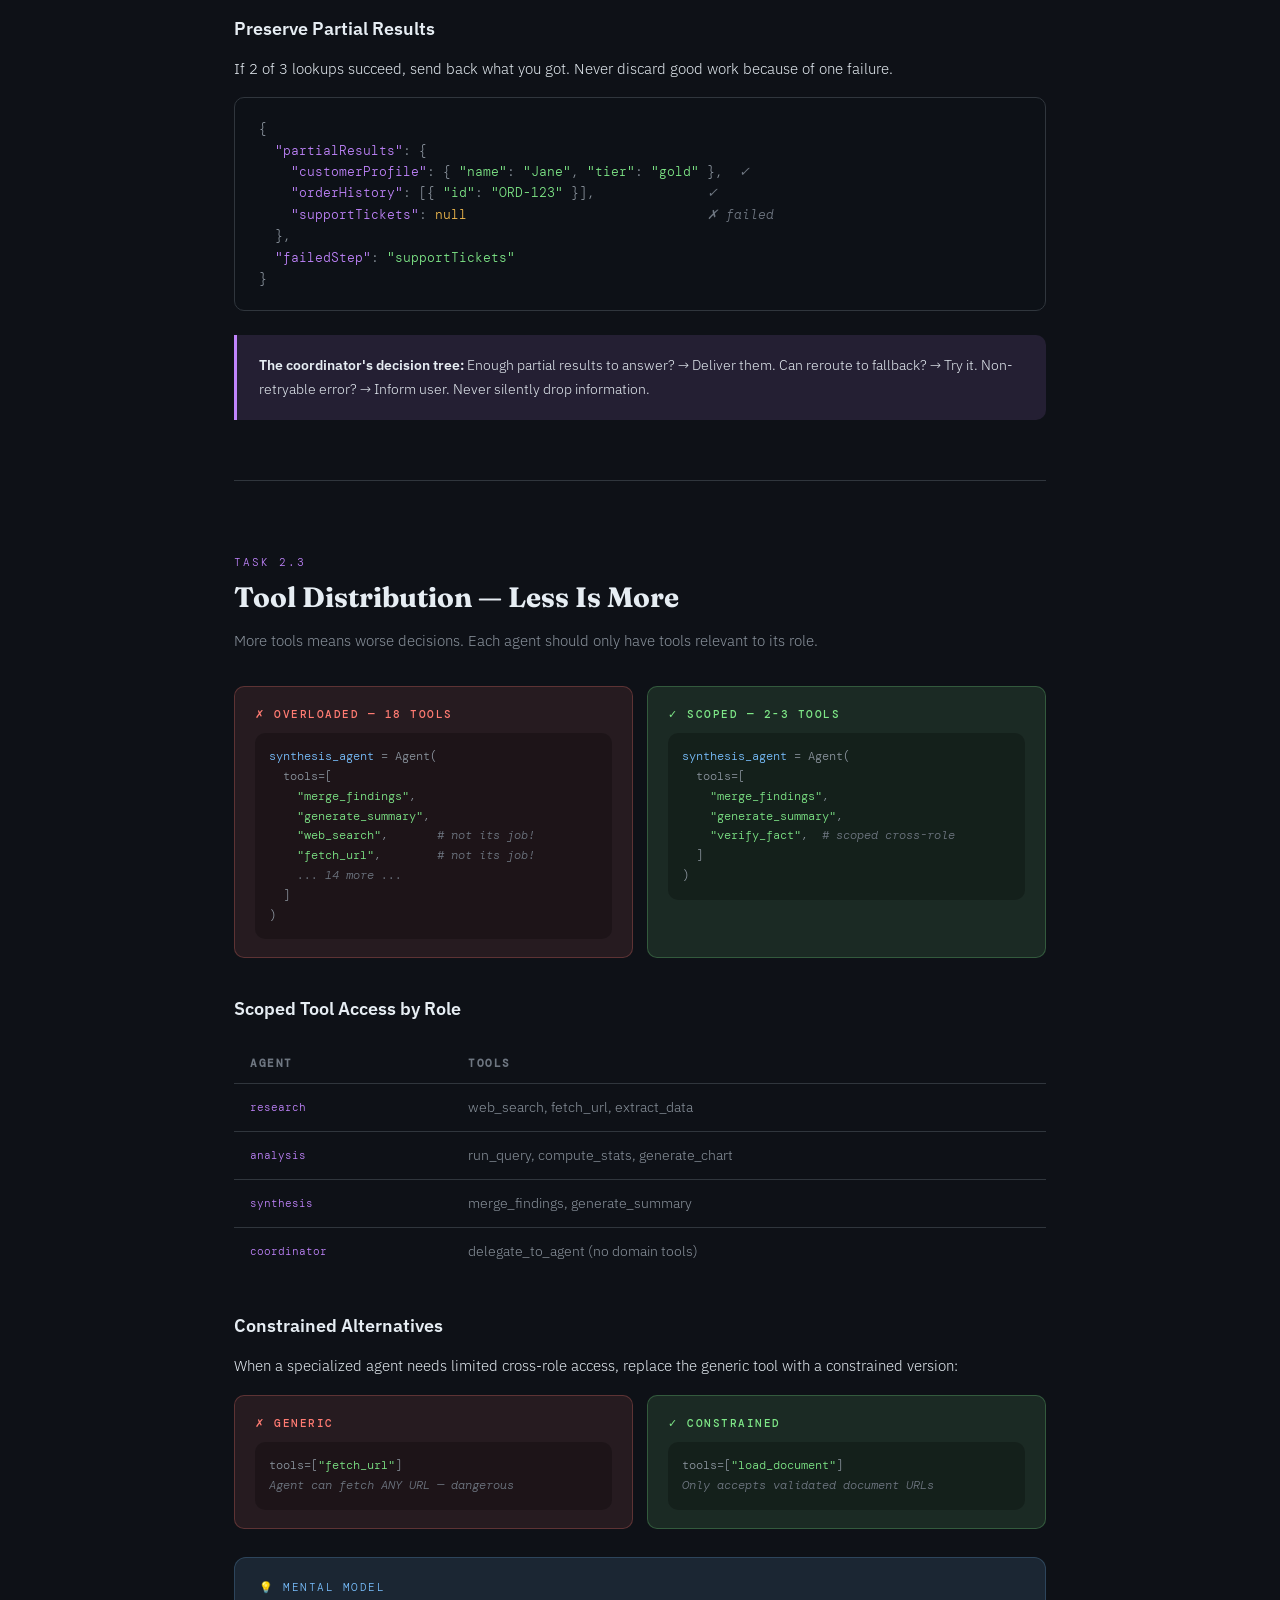
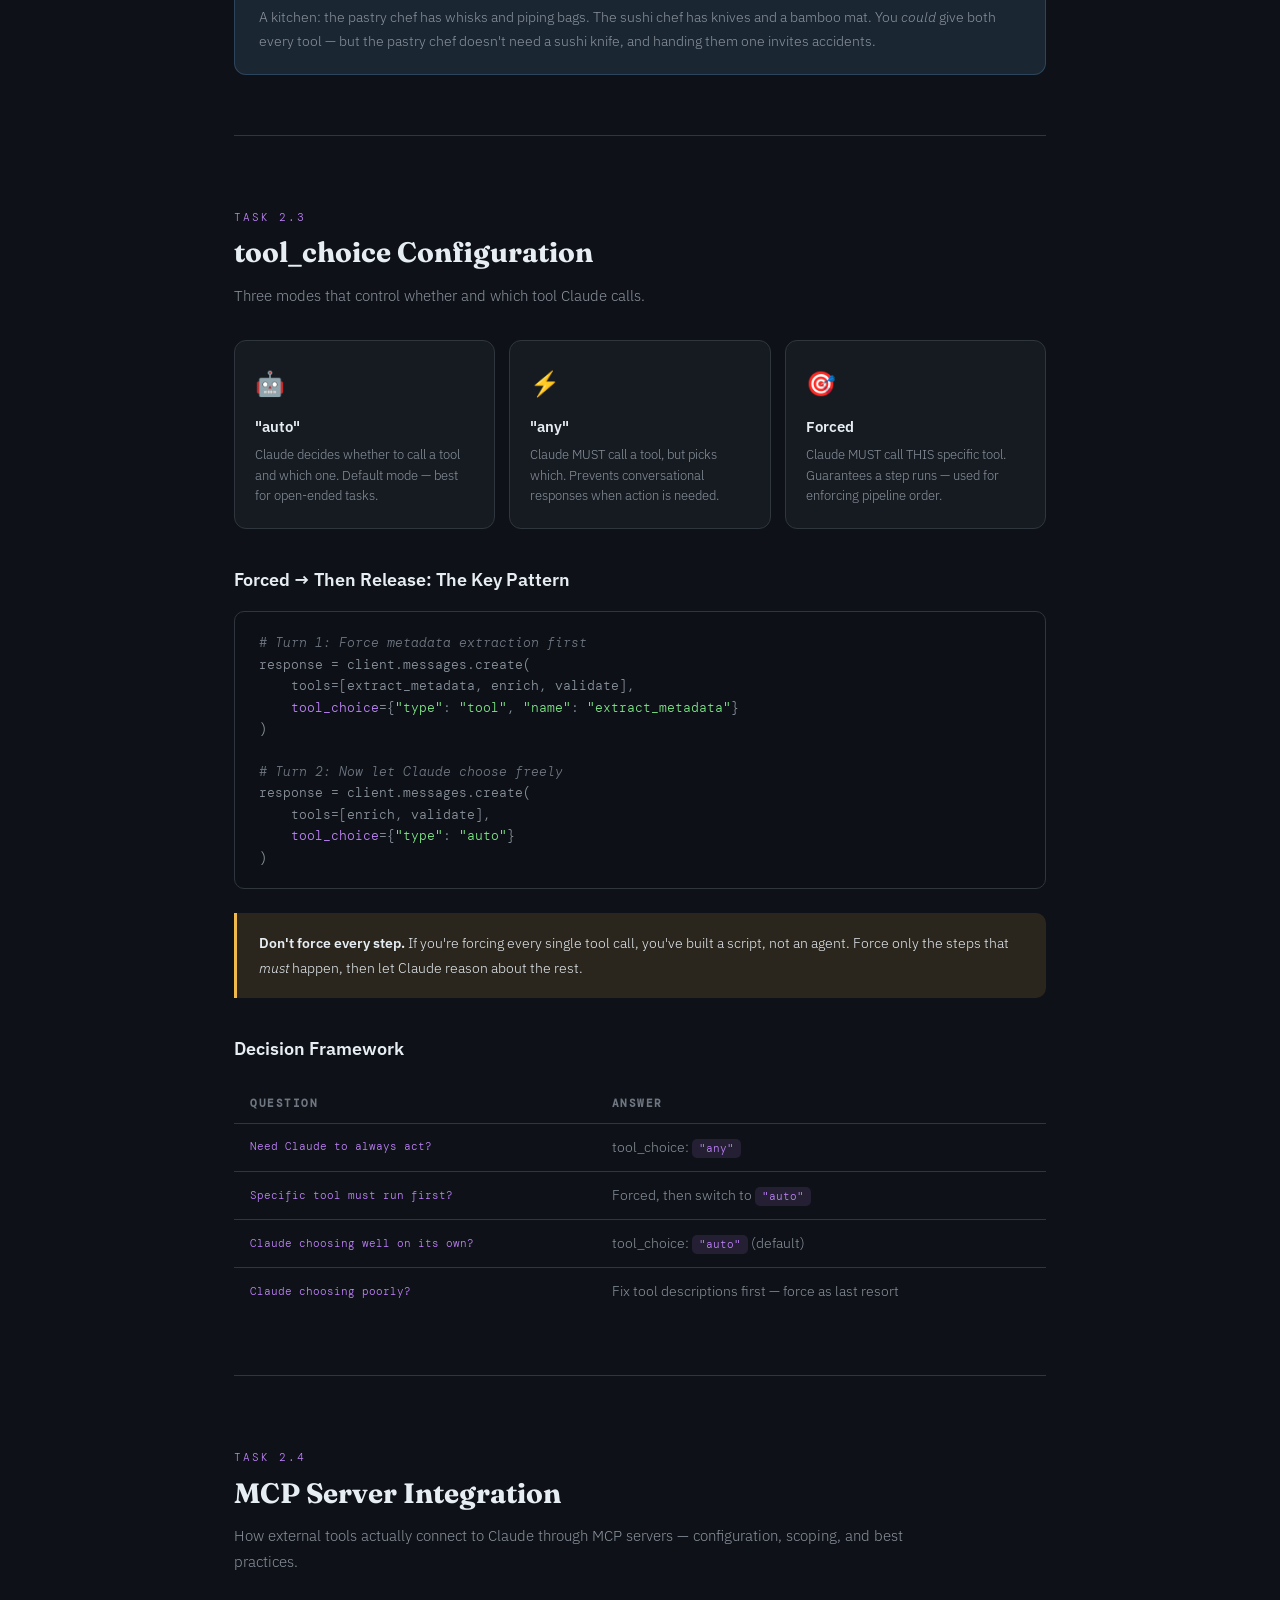
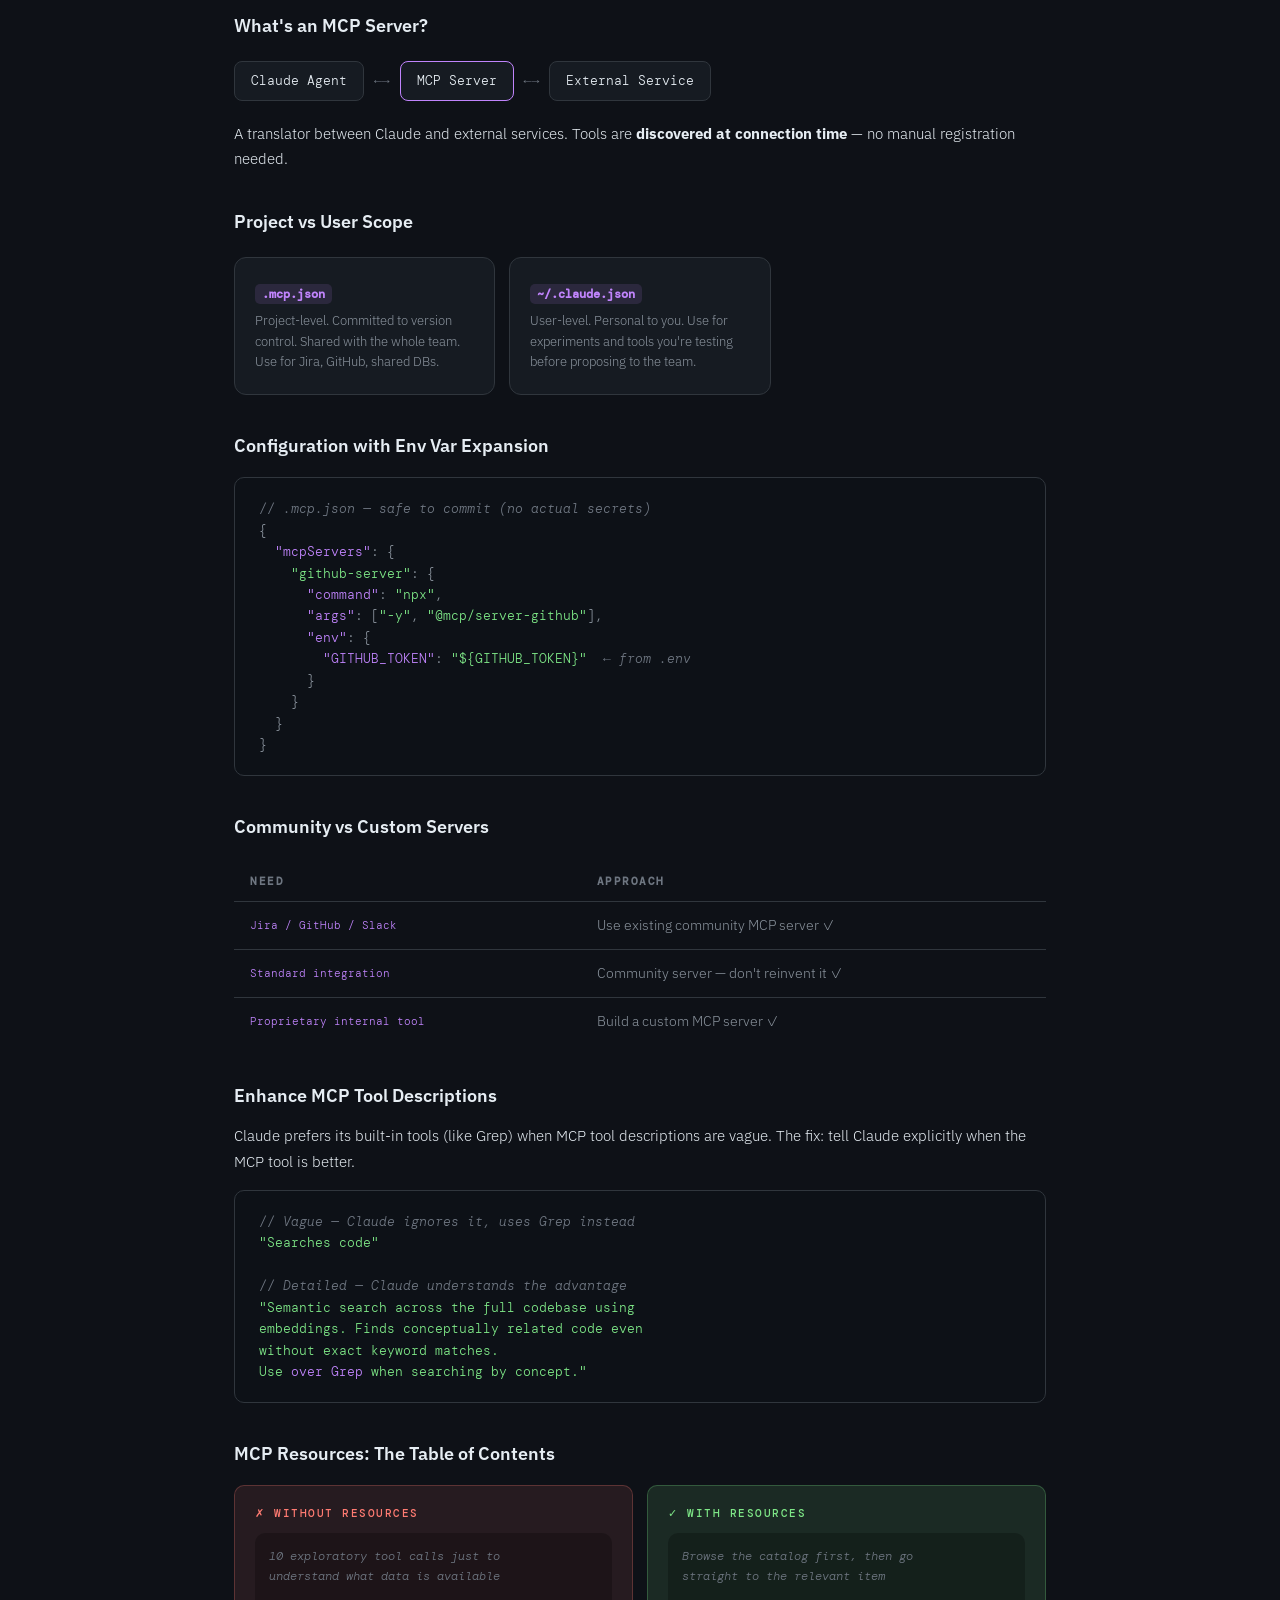
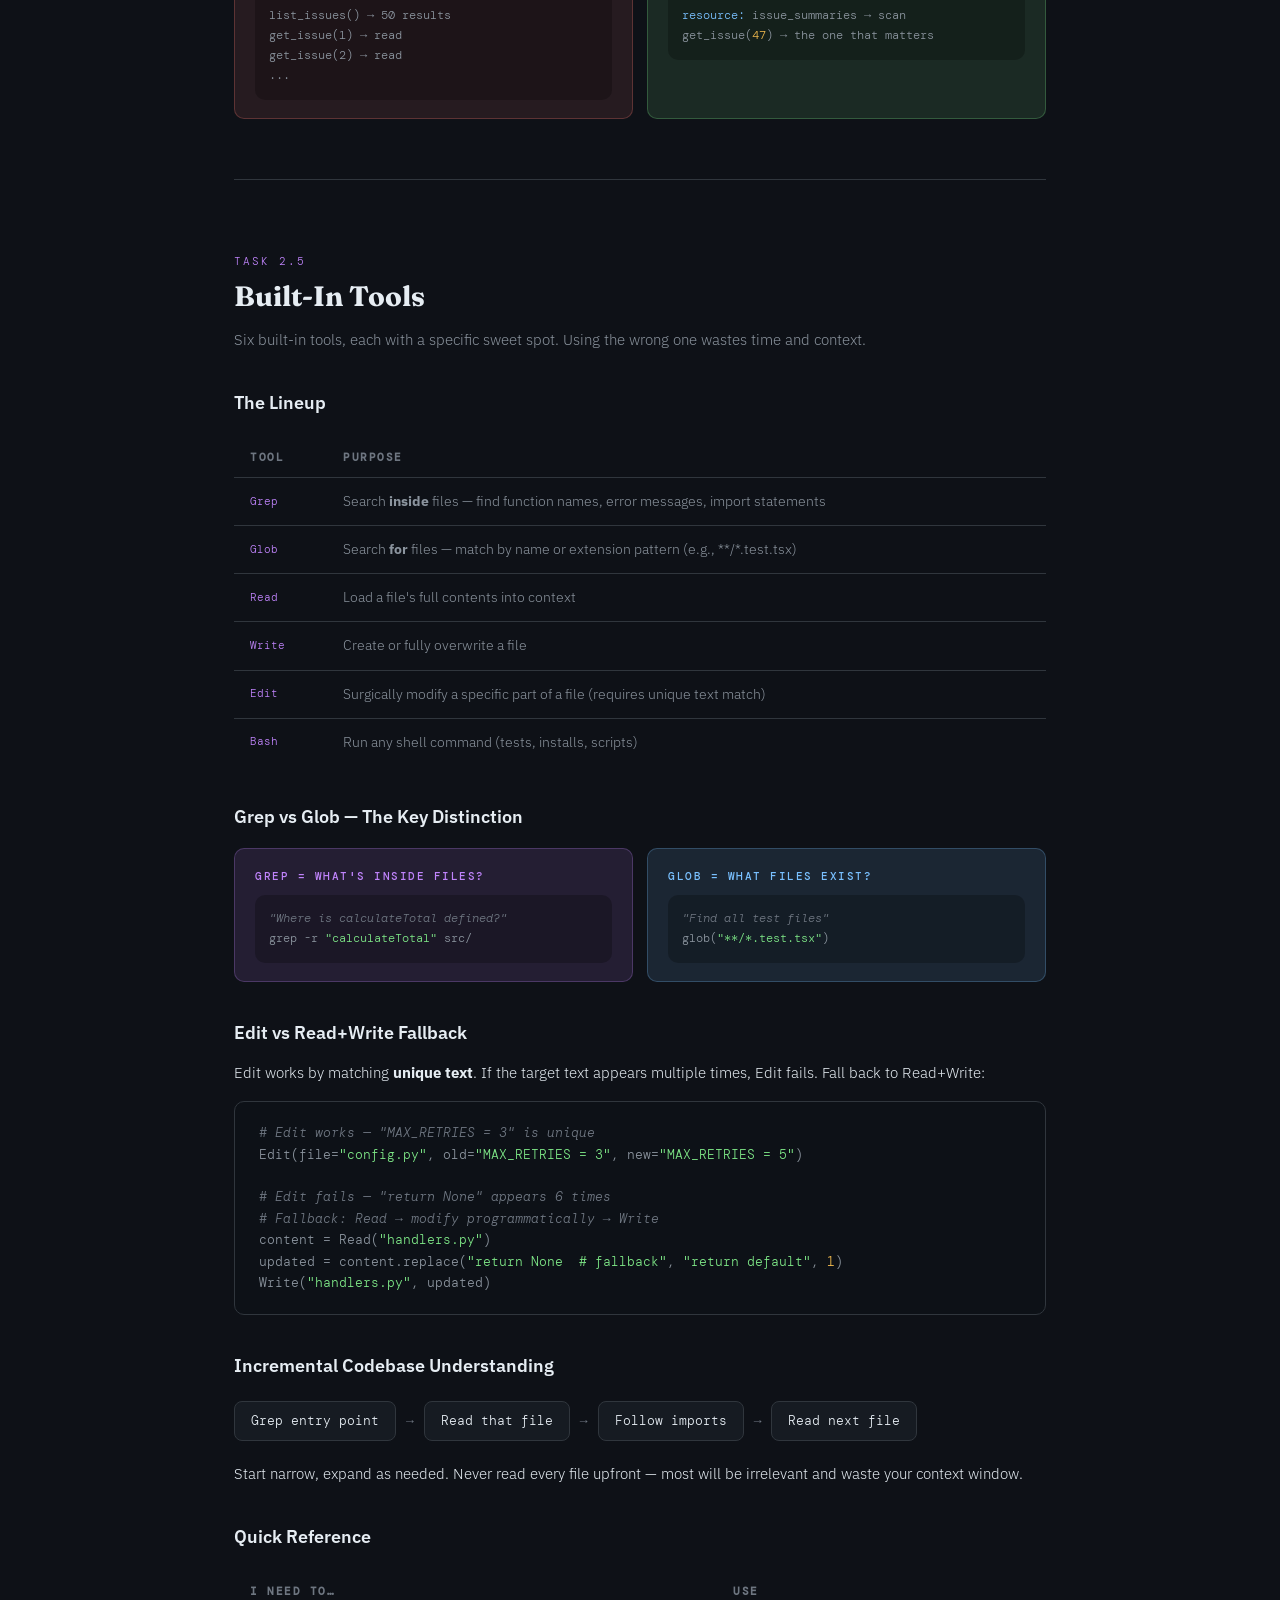
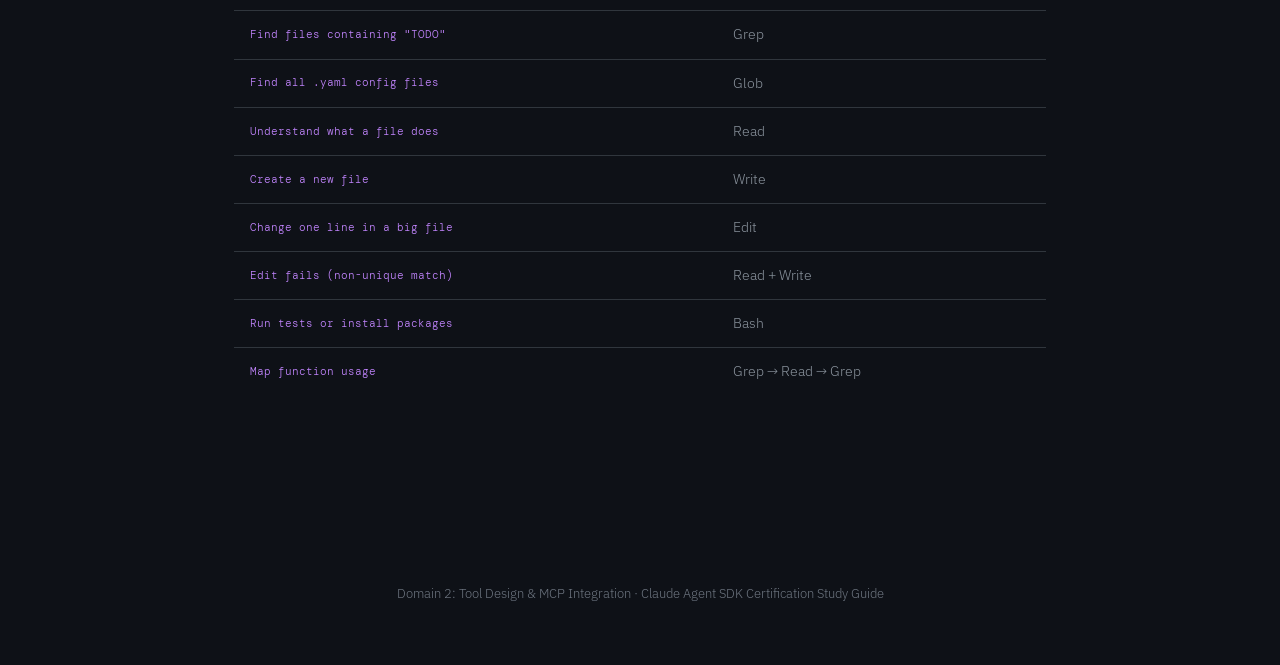
<file: study-guide/domain2-tool-design-mcp-guide.html>
<!DOCTYPE html>
<html lang="en">
<head>
<meta charset="UTF-8">
<meta name="viewport" content="width=device-width, initial-scale=1.0">
<title>Domain 2 — Tool Design & MCP Integration</title>
<link href="https://fonts.googleapis.com/css2?family=DM+Mono:wght@400;500&family=Fraunces:opsz,wght@9..144,300;9..144,500;9..144,700;9..144,900&family=IBM+Plex+Sans:wght@300;400;500;600&display=swap" rel="stylesheet">
<style>
  :root {
    --bg: #0e1117;
    --bg-card: #161b22;
    --bg-card-hover: #1c2230;
    --bg-code: #0d1117;
    --border: #30363d;
    --border-accent: #c084fc;
    --text: #e6edf3;
    --text-muted: #8b949e;
    --text-dim: #6e7681;
    --accent: #c084fc;
    --accent-soft: rgba(192, 132, 252, 0.12);
    --accent-glow: rgba(192, 132, 252, 0.25);
    --green: #7ee787;
    --green-soft: rgba(126, 231, 135, 0.12);
    --red: #ff7b72;
    --red-soft: rgba(255, 123, 114, 0.10);
    --amber: #f0b94d;
    --amber-soft: rgba(240, 185, 77, 0.12);
    --blue: #79c0ff;
    --blue-soft: rgba(121, 192, 255, 0.12);
    --cyan: #56d4dd;
  }

  * { margin: 0; padding: 0; box-sizing: border-box; }

  body {
    font-family: 'IBM Plex Sans', sans-serif;
    background: var(--bg);
    color: var(--text);
    line-height: 1.7;
    font-weight: 300;
    overflow-x: hidden;
  }

  /* ── HERO ── */
  .hero {
    position: relative;
    padding: 80px 40px 60px;
    text-align: center;
    overflow: hidden;
    border-bottom: 1px solid var(--border);
  }
  .hero::before {
    content: '';
    position: absolute;
    top: -120px; left: 50%; transform: translateX(-50%);
    width: 600px; height: 600px;
    background: radial-gradient(circle, var(--accent-glow) 0%, transparent 70%);
    pointer-events: none;
    opacity: 0.5;
  }
  .hero-badge {
    display: inline-block;
    font-family: 'DM Mono', monospace;
    font-size: 12px;
    letter-spacing: 2.5px;
    text-transform: uppercase;
    color: var(--accent);
    border: 1px solid var(--accent);
    padding: 5px 16px;
    border-radius: 20px;
    margin-bottom: 28px;
    background: var(--accent-soft);
  }
  .hero h1 {
    font-family: 'Fraunces', serif;
    font-weight: 900;
    font-size: clamp(2.2rem, 5vw, 3.6rem);
    line-height: 1.15;
    margin-bottom: 16px;
    background: linear-gradient(135deg, var(--text) 40%, var(--accent) 100%);
    -webkit-background-clip: text;
    -webkit-text-fill-color: transparent;
    background-clip: text;
  }
  .hero p {
    color: var(--text-muted);
    font-size: 1.05rem;
    max-width: 560px;
    margin: 0 auto;
  }

  /* ── NAV ── */
  .toc {
    max-width: 920px;
    margin: 0 auto;
    padding: 48px 24px 20px;
  }
  .toc-label {
    font-family: 'DM Mono', monospace;
    font-size: 11px;
    letter-spacing: 2px;
    text-transform: uppercase;
    color: var(--text-dim);
    margin-bottom: 16px;
  }
  .toc-grid {
    display: grid;
    grid-template-columns: repeat(auto-fill, minmax(260px, 1fr));
    gap: 10px;
  }
  .toc-item {
    display: flex;
    align-items: center;
    gap: 12px;
    padding: 12px 16px;
    border-radius: 10px;
    border: 1px solid transparent;
    text-decoration: none;
    color: var(--text);
    font-size: 0.88rem;
    font-weight: 400;
    transition: all 0.2s;
  }
  .toc-item:hover {
    background: var(--bg-card);
    border-color: var(--border);
  }
  .toc-num {
    font-family: 'DM Mono', monospace;
    font-size: 12px;
    color: var(--accent);
    background: var(--accent-soft);
    min-width: 28px; height: 28px;
    display: flex; align-items: center; justify-content: center;
    border-radius: 7px;
    font-weight: 500;
  }

  /* ── CONTENT ── */
  .container {
    max-width: 860px;
    margin: 0 auto;
    padding: 0 24px 120px;
  }

  /* Section */
  .section {
    margin-top: 72px;
    scroll-margin-top: 40px;
  }
  .section-tag {
    font-family: 'DM Mono', monospace;
    font-size: 11px;
    letter-spacing: 2px;
    text-transform: uppercase;
    color: var(--accent);
    margin-bottom: 8px;
  }
  .section h2 {
    font-family: 'Fraunces', serif;
    font-weight: 700;
    font-size: 1.75rem;
    line-height: 1.3;
    margin-bottom: 12px;
  }
  .section-intro {
    color: var(--text-muted);
    font-size: 0.95rem;
    margin-bottom: 32px;
    max-width: 680px;
  }

  h3 {
    font-family: 'IBM Plex Sans', sans-serif;
    font-weight: 600;
    font-size: 1.1rem;
    margin: 36px 0 12px;
    color: var(--text);
  }

  p { margin-bottom: 14px; font-size: 0.93rem; }

  /* Code blocks */
  pre {
    background: var(--bg-code);
    border: 1px solid var(--border);
    border-radius: 10px;
    padding: 20px 24px;
    margin: 16px 0 24px;
    overflow-x: auto;
    font-family: 'DM Mono', monospace;
    font-size: 13px;
    line-height: 1.65;
    color: var(--text-muted);
  }
  pre .kw { color: var(--accent); }
  pre .str { color: var(--green); }
  pre .cmt { color: var(--text-dim); font-style: italic; }
  pre .fn { color: var(--blue); }
  pre .val { color: var(--amber); }
  pre .err { color: var(--red); }

  code {
    font-family: 'DM Mono', monospace;
    font-size: 0.84em;
    background: var(--accent-soft);
    color: var(--accent);
    padding: 2px 7px;
    border-radius: 5px;
  }

  /* Cards */
  .card-row {
    display: grid;
    grid-template-columns: repeat(auto-fill, minmax(240px, 1fr));
    gap: 14px;
    margin: 20px 0 28px;
  }
  .card {
    background: var(--bg-card);
    border: 1px solid var(--border);
    border-radius: 12px;
    padding: 22px 20px;
    transition: border-color 0.2s;
  }
  .card:hover { border-color: var(--accent); }
  .card-icon {
    font-size: 1.5rem;
    margin-bottom: 10px;
  }
  .card h4 {
    font-weight: 600;
    font-size: 0.92rem;
    margin-bottom: 6px;
  }
  .card p {
    color: var(--text-muted);
    font-size: 0.82rem;
    margin: 0;
    line-height: 1.55;
  }

  /* Good/bad comparison */
  .compare {
    display: grid;
    grid-template-columns: 1fr 1fr;
    gap: 14px;
    margin: 16px 0 28px;
  }
  @media (max-width: 600px) { .compare { grid-template-columns: 1fr; } }
  .compare-block {
    border-radius: 10px;
    padding: 18px 20px;
    border: 1px solid;
  }
  .compare-block.bad {
    background: var(--red-soft);
    border-color: rgba(255, 123, 114, 0.25);
  }
  .compare-block.good {
    background: var(--green-soft);
    border-color: rgba(126, 231, 135, 0.25);
  }
  .compare-label {
    font-family: 'DM Mono', monospace;
    font-size: 11px;
    letter-spacing: 1.5px;
    text-transform: uppercase;
    margin-bottom: 10px;
    font-weight: 500;
  }
  .compare-block.bad .compare-label { color: var(--red); }
  .compare-block.good .compare-label { color: var(--green); }
  .compare-block pre {
    background: rgba(0,0,0,0.25);
    border: none;
    margin: 0;
    padding: 14px;
    font-size: 12px;
  }

  /* Callout */
  .callout {
    border-left: 3px solid var(--accent);
    background: var(--accent-soft);
    padding: 18px 22px;
    border-radius: 0 10px 10px 0;
    margin: 24px 0;
    font-size: 0.9rem;
  }
  .callout.amber {
    border-left-color: var(--amber);
    background: var(--amber-soft);
  }
  .callout strong { color: var(--text); font-weight: 600; }

  /* Table */
  .ref-table {
    width: 100%;
    border-collapse: collapse;
    margin: 20px 0 28px;
    font-size: 0.85rem;
  }
  .ref-table th {
    text-align: left;
    font-family: 'DM Mono', monospace;
    font-size: 11px;
    letter-spacing: 1.5px;
    text-transform: uppercase;
    color: var(--text-dim);
    padding: 10px 16px;
    border-bottom: 1px solid var(--border);
  }
  .ref-table td {
    padding: 12px 16px;
    border-bottom: 1px solid var(--border);
    color: var(--text-muted);
  }
  .ref-table tr:last-child td { border-bottom: none; }
  .ref-table td:first-child {
    font-family: 'DM Mono', monospace;
    color: var(--accent);
    font-size: 0.84em;
    white-space: nowrap;
  }

  /* Flow diagram */
  .flow {
    display: flex;
    align-items: center;
    gap: 10px;
    flex-wrap: wrap;
    margin: 20px 0;
    font-family: 'DM Mono', monospace;
    font-size: 13px;
  }
  .flow-node {
    background: var(--bg-card);
    border: 1px solid var(--border);
    padding: 8px 16px;
    border-radius: 8px;
  }
  .flow-arrow { color: var(--text-dim); }

  /* Analogy box */
  .analogy {
    background: var(--blue-soft);
    border: 1px solid rgba(121, 192, 255, 0.2);
    border-radius: 12px;
    padding: 20px 24px;
    margin: 24px 0;
  }
  .analogy-label {
    font-family: 'DM Mono', monospace;
    font-size: 11px;
    letter-spacing: 1.5px;
    text-transform: uppercase;
    color: var(--blue);
    margin-bottom: 8px;
  }
  .analogy p { margin: 0; font-size: 0.9rem; color: var(--text-muted); }

  /* Separator */
  hr {
    border: none;
    border-top: 1px solid var(--border);
    margin: 60px 0 0;
  }

  /* Footer */
  .footer {
    text-align: center;
    padding: 40px 24px 60px;
    color: var(--text-dim);
    font-size: 0.8rem;
  }
</style>
</head>
<body>

<!-- ═══════════════ HERO ═══════════════ -->
<div class="hero">
  <div class="hero-badge">Certification Study Guide</div>
  <h1>Tool Design &<br>MCP Integration</h1>
  <p>Domain 2 of the Claude Agent SDK Certification — covering tool descriptions, error handling, tool distribution, tool_choice, MCP servers, and built-in tools.</p>
</div>

<!-- ═══════════════ TOC ═══════════════ -->
<div class="toc">
  <div class="toc-label">Sections</div>
  <div class="toc-grid">
    <a href="#s1" class="toc-item"><span class="toc-num">01</span> Tool Descriptions — Claude's Compass</a>
    <a href="#s2" class="toc-item"><span class="toc-num">02</span> Anatomy of a Great Description</a>
    <a href="#s3" class="toc-item"><span class="toc-num">03</span> System Prompt Sabotage</a>
    <a href="#s4" class="toc-item"><span class="toc-num">04</span> Structured Error Responses</a>
    <a href="#s5" class="toc-item"><span class="toc-num">05</span> Error Recovery in Multi-Agent Systems</a>
    <a href="#s6" class="toc-item"><span class="toc-num">06</span> Tool Distribution — Less Is More</a>
    <a href="#s7" class="toc-item"><span class="toc-num">07</span> tool_choice Configuration</a>
    <a href="#s8" class="toc-item"><span class="toc-num">08</span> MCP Server Integration</a>
    <a href="#s9" class="toc-item"><span class="toc-num">09</span> Built-In Tools</a>
  </div>
</div>

<!-- ═══════════════ CONTENT ═══════════════ -->
<div class="container">

<!-- ─── SECTION 1 ─── -->
<div class="section" id="s1">
  <div class="section-tag">Task 2.1</div>
  <h2>Tool Descriptions — Claude's Decision-Making Compass</h2>
  <p class="section-intro">Claude doesn't see your code. It reads tool descriptions to decide which tool to use. When descriptions are vague or overlapping, Claude guesses — and guesses wrong.</p>

  <div class="compare">
    <div class="compare-block bad">
      <div class="compare-label">✗ Vague & Overlapping</div>
      <pre><span class="str">"analyze_content"</span>
<span class="cmt">"Analyzes content and returns results"</span>

<span class="str">"analyze_document"</span>
<span class="cmt">"Analyzes a document and provides analysis"</span></pre>
    </div>
    <div class="compare-block good">
      <div class="compare-label">✓ Clear & Differentiated</div>
      <pre><span class="str">"extract_web_results"</span>
<span class="cmt">"Extracts structured data from search
result pages. Input: raw HTML. Output:
JSON array of {title, url, snippet}.
Use instead of summarize_content for
search engine output."</span></pre>
    </div>
  </div>

  <div class="callout">
    <strong>Rule of thumb:</strong> If you can't tell two tools apart by reading their descriptions alone, neither can Claude.
  </div>
</div>

<hr>

<!-- ─── SECTION 2 ─── -->
<div class="section" id="s2">
  <div class="section-tag">Task 2.1</div>
  <h2>Anatomy of a Bulletproof Tool Description</h2>
  <p class="section-intro">Five ingredients separate great descriptions from bad ones.</p>

  <div class="card-row">
    <div class="card">
      <div class="card-icon">🎯</div>
      <h4>Purpose Statement</h4>
      <p>One clear sentence on what the tool does.</p>
    </div>
    <div class="card">
      <div class="card-icon">📥</div>
      <h4>Input Format</h4>
      <p>What does Claude need to feed this tool?</p>
    </div>
    <div class="card">
      <div class="card-icon">📤</div>
      <h4>Output Format</h4>
      <p>What comes back?</p>
    </div>
    <div class="card">
      <div class="card-icon">⚠️</div>
      <h4>Edge Cases</h4>
      <p>What happens with weird or empty input?</p>
    </div>
    <div class="card">
      <div class="card-icon">🚧</div>
      <h4>Boundary Explanation</h4>
      <p>When to use this tool <em>instead of</em> another.</p>
    </div>
  </div>

  <h3>All Five in Action</h3>
  <pre><span class="str">"verify_claim_against_source"</span>

<span class="cmt">PURPOSE:</span>   <span class="str">"Checks whether a factual claim is supported
           by a given source document."</span>

<span class="cmt">INPUT:</span>    <span class="str">"JSON with 'claim' (string, one sentence)
           and 'source_text' (string, full text)."</span>

<span class="cmt">OUTPUT:</span>   <span class="str">"JSON with 'supported' (bool), 'confidence'
           (0.0-1.0), and 'relevant_excerpt' (string)."</span>

<span class="cmt">EDGE:</span>     <span class="str">"Returns supported=false, confidence=0.0 if
           source is empty or claim not addressed."</span>

<span class="cmt">BOUNDARY:</span> <span class="str">"Use this for fact-checking a single claim.
           Use summarize_content for overviews.
           Use extract_data_points for structured data."</span></pre>

  <h3>Split Generic Tools Into Specialists</h3>
  <div class="compare">
    <div class="compare-block bad">
      <div class="compare-label">✗ One Generic Tool</div>
      <pre><span class="fn">analyze_document</span>
<span class="cmt">Does everything vaguely — Claude
has to guess which behavior you want</span></pre>
    </div>
    <div class="compare-block good">
      <div class="compare-label">✓ Purpose-Specific Tools</div>
      <pre><span class="fn">extract_data_points</span>  <span class="cmt">→ structured fields</span>
<span class="fn">summarize_content</span>    <span class="cmt">→ overviews</span>
<span class="fn">verify_claim</span>         <span class="cmt">→ fact-checking</span></pre>
    </div>
  </div>

  <div class="analogy">
    <div class="analogy-label">💡 Mental Model</div>
    <p>Hiring three specialists (plumber, electrician, painter) instead of one generalist. Each knows their lane — results are better across the board.</p>
  </div>
</div>

<hr>

<!-- ─── SECTION 3 ─── -->
<div class="section" id="s3">
  <div class="section-tag">Task 2.1</div>
  <h2>System Prompt Sabotage</h2>
  <p class="section-intro">Perfect tool descriptions can still fail if your system prompt contains keywords that accidentally create tool associations.</p>

  <h3>The Keyword Magnet Problem</h3>
  <pre><span class="cmt"># System prompt contains:</span>
<span class="str">"Always analyze content before responding."</span>

<span class="cmt"># Tool name happens to be:</span>
<span class="fn">analyze_content</span>

<span class="cmt"># Result: Claude gravitates to this tool
# regardless of context, because the keyword
# match is strongest.</span></pre>

  <h3>The Two-Step Audit</h3>
  <div class="card-row">
    <div class="card">
      <h4>Step 1: Scan for Action Verbs</h4>
      <p>Find words like "analyze," "search," "check," "extract," "look up" in your system prompt. These are the magnets.</p>
    </div>
    <div class="card">
      <h4>Step 2: Cross-Reference Tool Names</h4>
      <p>If any of those verbs match a tool name or description, you have a potential collision. Reword the system prompt.</p>
    </div>
  </div>

  <div class="compare">
    <div class="compare-block bad">
      <div class="compare-label">✗ Keyword Collision</div>
      <pre><span class="cmt">System prompt:</span>
  <span class="str">"Always <span class="err">analyze content</span> carefully..."</span>
<span class="cmt">Tool name:</span>
  <span class="fn"><span class="err">analyze_content</span></span></pre>
    </div>
    <div class="compare-block good">
      <div class="compare-label">✓ Neutral Language</div>
      <pre><span class="cmt">System prompt:</span>
  <span class="str">"Be thorough when processing requests..."</span>
<span class="cmt">Tool name:</span>
  <span class="fn">extract_web_results</span></pre>
    </div>
  </div>

  <div class="callout">
    <strong>The Golden Rule:</strong> System prompts define <em>behaviors and goals</em>. Tool descriptions handle <em>tool selection</em>. Don't let them bleed into each other.
  </div>
</div>

<hr>

<!-- ─── SECTION 4 ─── -->
<div class="section" id="s4">
  <div class="section-tag">Task 2.2</div>
  <h2>Structured Error Responses</h2>
  <p class="section-intro">When a tool fails, does it give Claude enough information to recover intelligently? Generic errors lead to generic (bad) recovery.</p>

  <h3>Four Error Categories</h3>
  <div class="card-row">
    <div class="card">
      <div class="card-icon">⏳</div>
      <h4>Transient</h4>
      <p>Server timeout, temporary unavailability. <strong>Retryable.</strong></p>
    </div>
    <div class="card">
      <div class="card-icon">🚫</div>
      <h4>Validation</h4>
      <p>Malformed input, wrong data type. <strong>Not retryable</strong> without fixing input.</p>
    </div>
    <div class="card">
      <div class="card-icon">📋</div>
      <h4>Business</h4>
      <p>Policy violation, rule blocked. <strong>Not retryable.</strong></p>
    </div>
    <div class="card">
      <div class="card-icon">🔒</div>
      <h4>Permission</h4>
      <p>No access to this resource. <strong>Not retryable</strong> without escalation.</p>
    </div>
  </div>

  <h3>Generic vs Structured Error</h3>
  <div class="compare">
    <div class="compare-block bad">
      <div class="compare-label">✗ Generic — Useless</div>
      <pre>{
  <span class="kw">"isError"</span>: <span class="val">true</span>,
  <span class="kw">"content"</span>: <span class="str">"Operation failed"</span>
}</pre>
    </div>
    <div class="compare-block good">
      <div class="compare-label">✓ Structured — Actionable</div>
      <pre>{
  <span class="kw">"isError"</span>: <span class="val">true</span>,
  <span class="kw">"content"</span>: <span class="str">"Order below $50 minimum"</span>,
  <span class="kw">"metadata"</span>: {
    <span class="kw">"errorCategory"</span>: <span class="str">"business"</span>,
    <span class="kw">"isRetryable"</span>: <span class="val">false</span>,
    <span class="kw">"customerMessage"</span>: <span class="str">"Discounts
      require orders of $50+"</span>,
    <span class="kw">"currentTotal"</span>: <span class="val">32.99</span>
  }
}</pre>
    </div>
  </div>

  <h3>Critical Gotcha: Empty Results ≠ Errors</h3>
  <div class="compare">
    <div class="compare-block bad">
      <div class="compare-label">✗ Empty = Error (Wrong)</div>
      <pre>{
  <span class="kw">"isError"</span>: <span class="val">true</span>,
  <span class="kw">"content"</span>: <span class="str">"No customers found"</span>
}
<span class="cmt">Claude may retry or apologize for a "failure"</span></pre>
    </div>
    <div class="compare-block good">
      <div class="compare-label">✓ Empty = Valid Result (Correct)</div>
      <pre>{
  <span class="kw">"isError"</span>: <span class="val">false</span>,
  <span class="kw">"content"</span>: <span class="str">"0 customers matched"</span>,
  <span class="kw">"results"</span>: []
}
<span class="cmt">Claude treats this as useful information</span></pre>
    </div>
  </div>

  <div class="analogy">
    <div class="analogy-label">💡 Mental Model</div>
    <p>Think of error responses like a doctor's diagnosis. "Something's wrong" isn't helpful. "Sprained ankle, no surgery needed, rest for two weeks" — now you know exactly what to do.</p>
  </div>
</div>

<hr>

<!-- ─── SECTION 5 ─── -->
<div class="section" id="s5">
  <div class="section-tag">Task 2.2</div>
  <h2>Error Recovery in Multi-Agent Systems</h2>
  <p class="section-intro">Who handles the error — the subagent or the coordinator? It depends on the error type.</p>

  <h3>The Principle: Handle Locally, Escalate Strategically</h3>
  <div class="card-row">
    <div class="card">
      <div class="card-icon">🔄</div>
      <h4>Subagent Handles</h4>
      <p>Transient failures — retry once or twice locally. Only escalate if still failing.</p>
    </div>
    <div class="card">
      <div class="card-icon">📡</div>
      <h4>Coordinator Handles</h4>
      <p>Errors the subagent can't resolve, workflow-affecting failures, skip/reroute/abort decisions.</p>
    </div>
  </div>

  <h3>Escalation Includes Context</h3>
  <p>When local recovery fails, the subagent sends the coordinator everything it knows:</p>
  <pre>{
  <span class="kw">"isError"</span>: <span class="val">true</span>,
  <span class="kw">"content"</span>: <span class="str">"Customer API timed out after 2 retries"</span>,
  <span class="kw">"metadata"</span>: {
    <span class="kw">"errorCategory"</span>: <span class="str">"transient"</span>,
    <span class="kw">"isRetryable"</span>: <span class="val">true</span>,
    <span class="kw">"attemptsMade"</span>: <span class="val">2</span>,
    <span class="kw">"partialResults"</span>: <span class="val">null</span>,
    <span class="kw">"whatWasAttempted"</span>: <span class="str">"GET /customers/{id}"</span>
  }
}</pre>

  <h3>Preserve Partial Results</h3>
  <p>If 2 of 3 lookups succeed, send back what you got. Never discard good work because of one failure.</p>
  <pre>{
  <span class="kw">"partialResults"</span>: {
    <span class="kw">"customerProfile"</span>: { <span class="str">"name"</span>: <span class="str">"Jane"</span>, <span class="str">"tier"</span>: <span class="str">"gold"</span> },  <span class="cmt">✓</span>
    <span class="kw">"orderHistory"</span>: [{ <span class="str">"id"</span>: <span class="str">"ORD-123"</span> }],              <span class="cmt">✓</span>
    <span class="kw">"supportTickets"</span>: <span class="val">null</span>                              <span class="cmt">✗ failed</span>
  },
  <span class="kw">"failedStep"</span>: <span class="str">"supportTickets"</span>
}</pre>

  <div class="callout">
    <strong>The coordinator's decision tree:</strong> Enough partial results to answer? → Deliver them. Can reroute to fallback? → Try it. Non-retryable error? → Inform user. Never silently drop information.
  </div>
</div>

<hr>

<!-- ─── SECTION 6 ─── -->
<div class="section" id="s6">
  <div class="section-tag">Task 2.3</div>
  <h2>Tool Distribution — Less Is More</h2>
  <p class="section-intro">More tools means worse decisions. Each agent should only have tools relevant to its role.</p>

  <div class="compare">
    <div class="compare-block bad">
      <div class="compare-label">✗ Overloaded — 18 Tools</div>
      <pre><span class="fn">synthesis_agent</span> = Agent(
  tools=[
    <span class="str">"merge_findings"</span>,
    <span class="str">"generate_summary"</span>,
    <span class="str">"web_search"</span>,       <span class="cmt"># not its job!</span>
    <span class="str">"fetch_url"</span>,        <span class="cmt"># not its job!</span>
    <span class="cmt">... 14 more ...</span>
  ]
)</pre>
    </div>
    <div class="compare-block good">
      <div class="compare-label">✓ Scoped — 2-3 Tools</div>
      <pre><span class="fn">synthesis_agent</span> = Agent(
  tools=[
    <span class="str">"merge_findings"</span>,
    <span class="str">"generate_summary"</span>,
    <span class="str">"verify_fact"</span>,  <span class="cmt"># scoped cross-role</span>
  ]
)</pre>
    </div>
  </div>

  <h3>Scoped Tool Access by Role</h3>
  <table class="ref-table">
    <tr><th>Agent</th><th>Tools</th></tr>
    <tr><td>research</td><td>web_search, fetch_url, extract_data</td></tr>
    <tr><td>analysis</td><td>run_query, compute_stats, generate_chart</td></tr>
    <tr><td>synthesis</td><td>merge_findings, generate_summary</td></tr>
    <tr><td>coordinator</td><td>delegate_to_agent (no domain tools)</td></tr>
  </table>

  <h3>Constrained Alternatives</h3>
  <p>When a specialized agent needs limited cross-role access, replace the generic tool with a constrained version:</p>
  <div class="compare">
    <div class="compare-block bad">
      <div class="compare-label">✗ Generic</div>
      <pre>tools=[<span class="str">"fetch_url"</span>]
<span class="cmt">Agent can fetch ANY URL — dangerous</span></pre>
    </div>
    <div class="compare-block good">
      <div class="compare-label">✓ Constrained</div>
      <pre>tools=[<span class="str">"load_document"</span>]
<span class="cmt">Only accepts validated document URLs</span></pre>
    </div>
  </div>

  <div class="analogy">
    <div class="analogy-label">💡 Mental Model</div>
    <p>A kitchen: the pastry chef has whisks and piping bags. The sushi chef has knives and a bamboo mat. You <em>could</em> give both every tool — but the pastry chef doesn't need a sushi knife, and handing them one invites accidents.</p>
  </div>
</div>

<hr>

<!-- ─── SECTION 7 ─── -->
<div class="section" id="s7">
  <div class="section-tag">Task 2.3</div>
  <h2>tool_choice Configuration</h2>
  <p class="section-intro">Three modes that control whether and which tool Claude calls.</p>

  <div class="card-row">
    <div class="card">
      <div class="card-icon">🤖</div>
      <h4>"auto"</h4>
      <p>Claude decides whether to call a tool and which one. Default mode — best for open-ended tasks.</p>
    </div>
    <div class="card">
      <div class="card-icon">⚡</div>
      <h4>"any"</h4>
      <p>Claude MUST call a tool, but picks which. Prevents conversational responses when action is needed.</p>
    </div>
    <div class="card">
      <div class="card-icon">🎯</div>
      <h4>Forced</h4>
      <p>Claude MUST call THIS specific tool. Guarantees a step runs — used for enforcing pipeline order.</p>
    </div>
  </div>

  <h3>Forced → Then Release: The Key Pattern</h3>
  <pre><span class="cmt"># Turn 1: Force metadata extraction first</span>
response = client.messages.create(
    tools=[extract_metadata, enrich, validate],
    <span class="kw">tool_choice</span>={<span class="str">"type"</span>: <span class="str">"tool"</span>, <span class="str">"name"</span>: <span class="str">"extract_metadata"</span>}
)

<span class="cmt"># Turn 2: Now let Claude choose freely</span>
response = client.messages.create(
    tools=[enrich, validate],
    <span class="kw">tool_choice</span>={<span class="str">"type"</span>: <span class="str">"auto"</span>}
)</pre>

  <div class="callout amber">
    <strong>Don't force every step.</strong> If you're forcing every single tool call, you've built a script, not an agent. Force only the steps that <em>must</em> happen, then let Claude reason about the rest.
  </div>

  <h3>Decision Framework</h3>
  <table class="ref-table">
    <tr><th>Question</th><th>Answer</th></tr>
    <tr><td>Need Claude to always act?</td><td>tool_choice: <code>"any"</code></td></tr>
    <tr><td>Specific tool must run first?</td><td>Forced, then switch to <code>"auto"</code></td></tr>
    <tr><td>Claude choosing well on its own?</td><td>tool_choice: <code>"auto"</code> (default)</td></tr>
    <tr><td>Claude choosing poorly?</td><td>Fix tool descriptions first — force as last resort</td></tr>
  </table>
</div>

<hr>

<!-- ─── SECTION 8 ─── -->
<div class="section" id="s8">
  <div class="section-tag">Task 2.4</div>
  <h2>MCP Server Integration</h2>
  <p class="section-intro">How external tools actually connect to Claude through MCP servers — configuration, scoping, and best practices.</p>

  <h3>What's an MCP Server?</h3>
  <div class="flow">
    <span class="flow-node">Claude Agent</span>
    <span class="flow-arrow">←→</span>
    <span class="flow-node" style="border-color: var(--accent);">MCP Server</span>
    <span class="flow-arrow">←→</span>
    <span class="flow-node">External Service</span>
  </div>
  <p>A translator between Claude and external services. Tools are <strong>discovered at connection time</strong> — no manual registration needed.</p>

  <h3>Project vs User Scope</h3>
  <div class="card-row">
    <div class="card">
      <h4><code>.mcp.json</code></h4>
      <p>Project-level. Committed to version control. Shared with the whole team. Use for Jira, GitHub, shared DBs.</p>
    </div>
    <div class="card">
      <h4><code>~/.claude.json</code></h4>
      <p>User-level. Personal to you. Use for experiments and tools you're testing before proposing to the team.</p>
    </div>
  </div>

  <h3>Configuration with Env Var Expansion</h3>
  <pre><span class="cmt">// .mcp.json — safe to commit (no actual secrets)</span>
{
  <span class="kw">"mcpServers"</span>: {
    <span class="str">"github-server"</span>: {
      <span class="kw">"command"</span>: <span class="str">"npx"</span>,
      <span class="kw">"args"</span>: [<span class="str">"-y"</span>, <span class="str">"@mcp/server-github"</span>],
      <span class="kw">"env"</span>: {
        <span class="kw">"GITHUB_TOKEN"</span>: <span class="str">"${GITHUB_TOKEN}"</span>  <span class="cmt">← from .env</span>
      }
    }
  }
}</pre>

  <h3>Community vs Custom Servers</h3>
  <table class="ref-table">
    <tr><th>Need</th><th>Approach</th></tr>
    <tr><td>Jira / GitHub / Slack</td><td>Use existing community MCP server ✓</td></tr>
    <tr><td>Standard integration</td><td>Community server — don't reinvent it ✓</td></tr>
    <tr><td>Proprietary internal tool</td><td>Build a custom MCP server ✓</td></tr>
  </table>

  <h3>Enhance MCP Tool Descriptions</h3>
  <p>Claude prefers its built-in tools (like Grep) when MCP tool descriptions are vague. The fix: tell Claude explicitly when the MCP tool is better.</p>
  <pre><span class="cmt">// Vague — Claude ignores it, uses Grep instead</span>
<span class="str">"Searches code"</span>

<span class="cmt">// Detailed — Claude understands the advantage</span>
<span class="str">"Semantic search across the full codebase using
embeddings. Finds conceptually related code even
without exact keyword matches.
Use <span class="kw">over Grep</span> when searching by concept."</span></pre>

  <h3>MCP Resources: The Table of Contents</h3>
  <div class="compare">
    <div class="compare-block bad">
      <div class="compare-label">✗ Without Resources</div>
      <pre><span class="cmt">10 exploratory tool calls just to
understand what data is available</span>

list_issues() → 50 results
get_issue(1) → read
get_issue(2) → read
...</pre>
    </div>
    <div class="compare-block good">
      <div class="compare-label">✓ With Resources</div>
      <pre><span class="cmt">Browse the catalog first, then go
straight to the relevant item</span>

<span class="fn">resource:</span> issue_summaries → scan
get_issue(<span class="val">47</span>) → the one that matters</pre>
    </div>
  </div>
</div>

<hr>

<!-- ─── SECTION 9 ─── -->
<div class="section" id="s9">
  <div class="section-tag">Task 2.5</div>
  <h2>Built-In Tools</h2>
  <p class="section-intro">Six built-in tools, each with a specific sweet spot. Using the wrong one wastes time and context.</p>

  <h3>The Lineup</h3>
  <table class="ref-table">
    <tr><th>Tool</th><th>Purpose</th></tr>
    <tr><td>Grep</td><td>Search <strong>inside</strong> files — find function names, error messages, import statements</td></tr>
    <tr><td>Glob</td><td>Search <strong>for</strong> files — match by name or extension pattern (e.g., **/*.test.tsx)</td></tr>
    <tr><td>Read</td><td>Load a file's full contents into context</td></tr>
    <tr><td>Write</td><td>Create or fully overwrite a file</td></tr>
    <tr><td>Edit</td><td>Surgically modify a specific part of a file (requires unique text match)</td></tr>
    <tr><td>Bash</td><td>Run any shell command (tests, installs, scripts)</td></tr>
  </table>

  <h3>Grep vs Glob — The Key Distinction</h3>
  <div class="compare">
    <div class="compare-block good" style="background: var(--accent-soft); border-color: rgba(192,132,252,0.25);">
      <div class="compare-label" style="color: var(--accent);">Grep = What's INSIDE files?</div>
      <pre><span class="cmt">"Where is calculateTotal defined?"</span>
grep -r <span class="str">"calculateTotal"</span> src/</pre>
    </div>
    <div class="compare-block good" style="background: var(--blue-soft); border-color: rgba(121,192,255,0.25);">
      <div class="compare-label" style="color: var(--blue);">Glob = What files EXIST?</div>
      <pre><span class="cmt">"Find all test files"</span>
glob(<span class="str">"**/*.test.tsx"</span>)</pre>
    </div>
  </div>

  <h3>Edit vs Read+Write Fallback</h3>
  <p>Edit works by matching <strong>unique text</strong>. If the target text appears multiple times, Edit fails. Fall back to Read+Write:</p>
  <pre><span class="cmt"># Edit works — "MAX_RETRIES = 3" is unique</span>
Edit(file=<span class="str">"config.py"</span>, old=<span class="str">"MAX_RETRIES = 3"</span>, new=<span class="str">"MAX_RETRIES = 5"</span>)

<span class="cmt"># Edit fails — "return None" appears 6 times</span>
<span class="cmt"># Fallback: Read → modify programmatically → Write</span>
content = Read(<span class="str">"handlers.py"</span>)
updated = content.replace(<span class="str">"return None  # fallback"</span>, <span class="str">"return default"</span>, <span class="val">1</span>)
Write(<span class="str">"handlers.py"</span>, updated)</pre>

  <h3>Incremental Codebase Understanding</h3>
  <div class="flow">
    <span class="flow-node">Grep entry point</span>
    <span class="flow-arrow">→</span>
    <span class="flow-node">Read that file</span>
    <span class="flow-arrow">→</span>
    <span class="flow-node">Follow imports</span>
    <span class="flow-arrow">→</span>
    <span class="flow-node">Read next file</span>
  </div>
  <p style="margin-top: 12px;">Start narrow, expand as needed. Never read every file upfront — most will be irrelevant and waste your context window.</p>

  <h3>Quick Reference</h3>
  <table class="ref-table">
    <tr><th>I need to…</th><th>Use</th></tr>
    <tr><td>Find files containing "TODO"</td><td>Grep</td></tr>
    <tr><td>Find all .yaml config files</td><td>Glob</td></tr>
    <tr><td>Understand what a file does</td><td>Read</td></tr>
    <tr><td>Create a new file</td><td>Write</td></tr>
    <tr><td>Change one line in a big file</td><td>Edit</td></tr>
    <tr><td>Edit fails (non-unique match)</td><td>Read + Write</td></tr>
    <tr><td>Run tests or install packages</td><td>Bash</td></tr>
    <tr><td>Map function usage</td><td>Grep → Read → Grep</td></tr>
  </table>
</div>

</div>

<!-- ═══════════════ FOOTER ═══════════════ -->
<div class="footer">
  Domain 2: Tool Design & MCP Integration · Claude Agent SDK Certification Study Guide
</div>

</body>
</html>
</file>
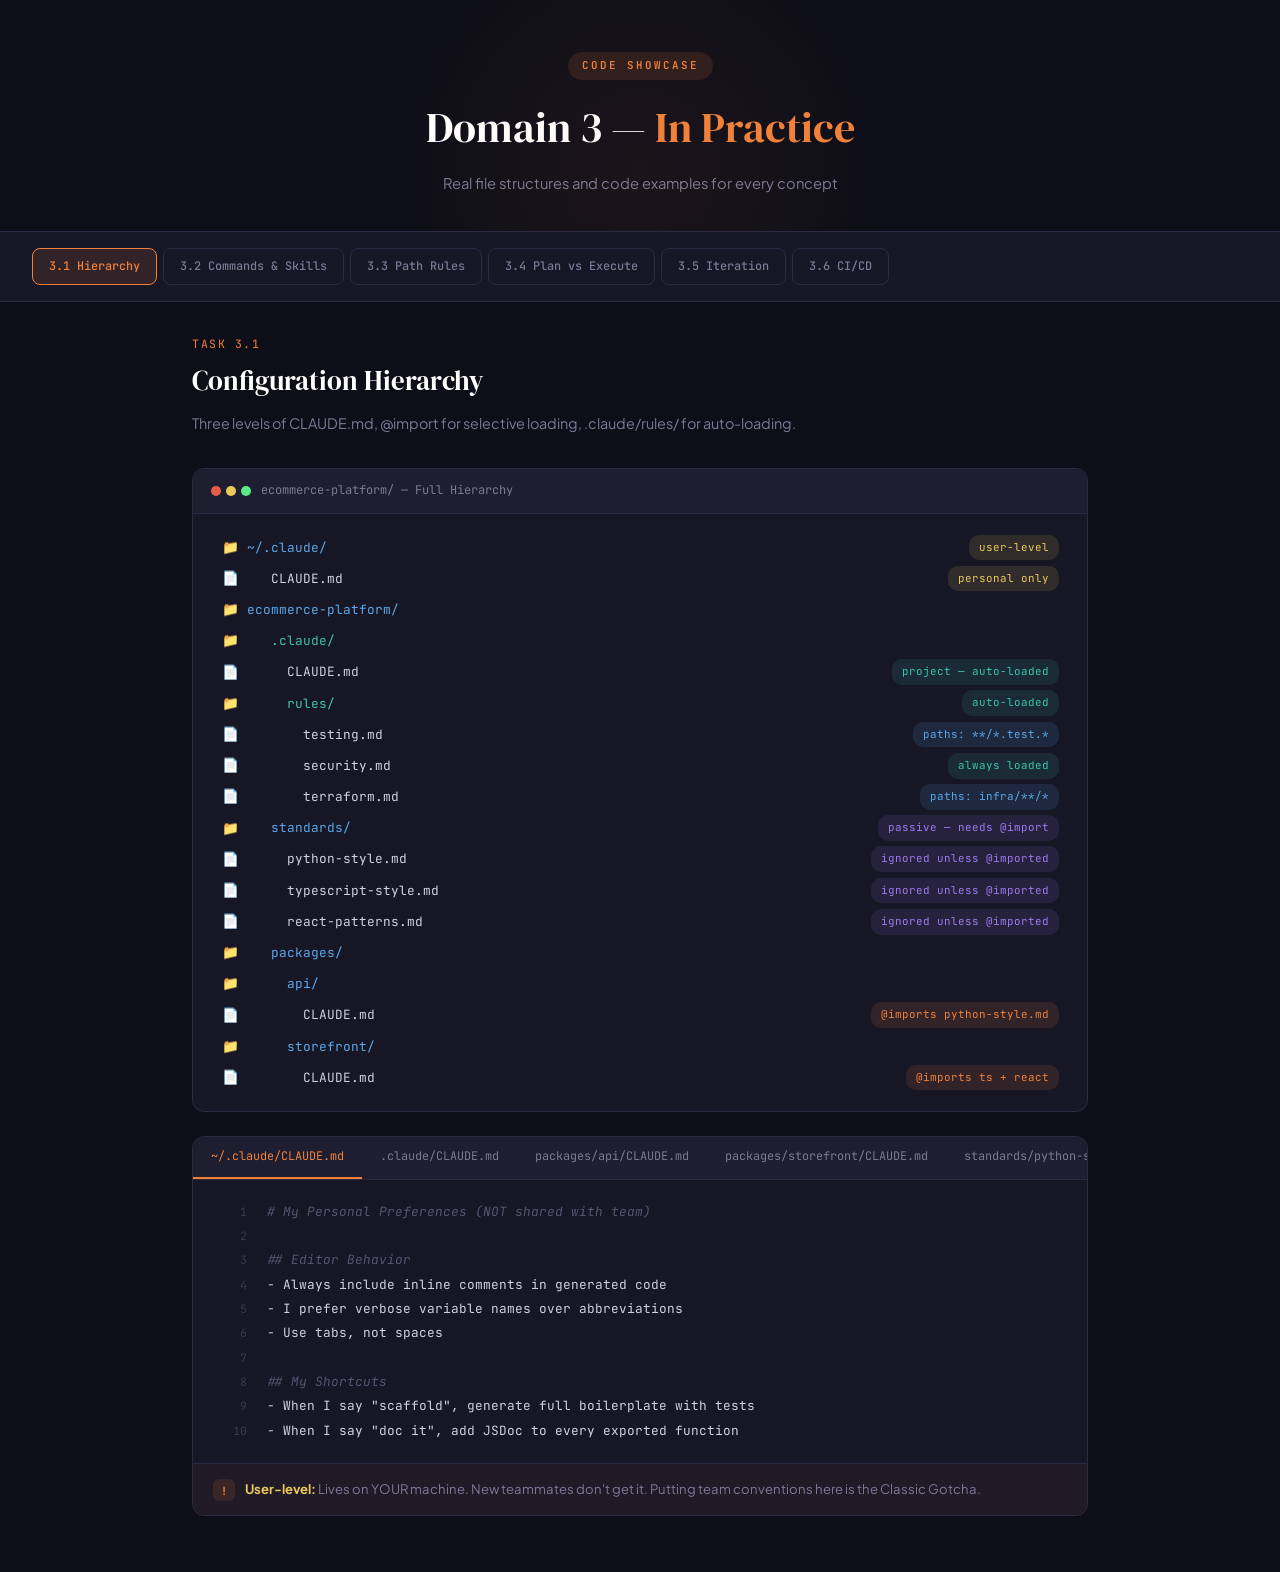
<file: study-guide/domain3-code-showcase.html>
<!DOCTYPE html>
<html lang="en">
<head>
<meta charset="UTF-8">
<meta name="viewport" content="width=device-width, initial-scale=1.0">
<title>Domain 3 — Code Showcase</title>
<link href="https://fonts.googleapis.com/css2?family=DM+Serif+Display&family=JetBrains+Mono:wght@400;500;600&family=Plus+Jakarta+Sans:wght@400;500;600;700&display=swap" rel="stylesheet">
<style>
  :root {
    --bg: #0e0e18;
    --surface: #161625;
    --surface2: #1e1e30;
    --border: #2a2a40;
    --text: #d0d0e0;
    --text-dim: #7a7a95;
    --accent: #f0813a;
    --accent-dim: rgba(240,129,58,0.12);
    --teal: #3ac5a8;
    --teal-dim: rgba(58,197,168,0.12);
    --purple: #9b7aed;
    --purple-dim: rgba(155,122,237,0.12);
    --red: #e85d4a;
    --red-dim: rgba(232,93,74,0.12);
    --yellow: #ebc95a;
    --yellow-dim: rgba(235,201,90,0.12);
    --blue: #5aa8eb;
    --blue-dim: rgba(90,168,235,0.12);
    --green: #5aeb87;
    --comment: #555570;
    --keyword: #c792ea;
    --string: #c3e88d;
    --func: #82aaff;
    --tag: #f07178;
    --attr: #ffcb6b;
    --mono: 'JetBrains Mono', monospace;
  }

  * { margin: 0; padding: 0; box-sizing: border-box; }
  body {
    font-family: 'Plus Jakarta Sans', sans-serif;
    background: var(--bg);
    color: var(--text);
    line-height: 1.65;
    min-height: 100vh;
  }

  .header {
    padding: 50px 32px 36px;
    text-align: center;
    border-bottom: 1px solid var(--border);
    position: relative;
    overflow: hidden;
  }
  .header::before {
    content: '';
    position: absolute;
    top: -80px; left: 50%; transform: translateX(-50%);
    width: 500px; height: 500px;
    background: radial-gradient(circle, rgba(240,129,58,0.06) 0%, transparent 70%);
    pointer-events: none;
  }
  .header-badge {
    display: inline-block;
    font-family: var(--mono);
    font-size: 0.68rem;
    font-weight: 600;
    letter-spacing: 2px;
    text-transform: uppercase;
    color: var(--accent);
    background: var(--accent-dim);
    padding: 5px 14px;
    border-radius: 20px;
    margin-bottom: 14px;
  }
  .header h1 {
    font-family: 'DM Serif Display', serif;
    font-size: clamp(1.8rem, 4vw, 2.6rem);
    font-weight: 400;
    color: #fff;
    margin-bottom: 8px;
  }
  .header h1 span { color: var(--accent); }
  .header p { color: var(--text-dim); font-size: 0.92rem; }

  .section-nav {
    display: flex;
    gap: 6px;
    padding: 16px 32px;
    border-bottom: 1px solid var(--border);
    overflow-x: auto;
    -webkit-overflow-scrolling: touch;
    background: var(--surface);
    position: sticky;
    top: 0;
    z-index: 100;
  }
  .section-btn {
    font-family: var(--mono);
    font-size: 0.74rem;
    font-weight: 500;
    padding: 8px 16px;
    border-radius: 8px;
    border: 1px solid var(--border);
    background: transparent;
    color: var(--text-dim);
    cursor: pointer;
    white-space: nowrap;
    transition: all 0.2s;
  }
  .section-btn:hover { border-color: var(--accent); color: var(--text); }
  .section-btn.active {
    background: var(--accent-dim);
    border-color: var(--accent);
    color: var(--accent);
  }

  .main { max-width: 960px; margin: 0 auto; padding: 32px; }
  .panel { display: none; }
  .panel.active { display: block; }

  .task-header { margin-bottom: 32px; }
  .task-num {
    font-family: var(--mono);
    font-size: 0.72rem;
    color: var(--accent);
    letter-spacing: 1.5px;
    text-transform: uppercase;
    margin-bottom: 6px;
  }
  .task-header h2 {
    font-family: 'DM Serif Display', serif;
    font-size: 1.7rem;
    color: #fff;
    font-weight: 400;
  }
  .task-desc {
    color: var(--text-dim);
    font-size: 0.9rem;
    margin-top: 8px;
    max-width: 700px;
  }

  .explorer {
    background: var(--surface);
    border: 1px solid var(--border);
    border-radius: 12px;
    overflow: hidden;
    margin-bottom: 24px;
  }
  .explorer-header {
    display: flex;
    align-items: center;
    gap: 10px;
    padding: 12px 18px;
    background: var(--surface2);
    border-bottom: 1px solid var(--border);
    font-family: var(--mono);
    font-size: 0.75rem;
    color: var(--text-dim);
  }
  .dots { display: flex; gap: 5px; }
  .dot { width: 10px; height: 10px; border-radius: 50%; }
  .dot-r { background: #e85d4a; }
  .dot-y { background: #ebc95a; }
  .dot-g { background: #5aeb87; }

  .tree {
    padding: 18px 20px;
    font-family: var(--mono);
    font-size: 0.8rem;
    line-height: 2;
  }
  .tree-line {
    display: flex;
    align-items: center;
    gap: 8px;
    padding: 2px 8px;
    border-radius: 5px;
    transition: background 0.15s;
  }
  .tree-line:hover { background: rgba(255,255,255,0.03); }
  .tree-icon { font-size: 0.85rem; width: 18px; text-align: center; flex-shrink: 0; }
  .tree-name { color: var(--text); }
  .tree-line.dir .tree-name { color: var(--blue); }
  .tree-line.special .tree-name { color: var(--teal); }
  .tree-annotation {
    margin-left: auto;
    font-size: 0.68rem;
    padding: 2px 10px;
    border-radius: 10px;
    white-space: nowrap;
  }
  .ann-auto { background: var(--teal-dim); color: var(--teal); }
  .ann-manual { background: var(--accent-dim); color: var(--accent); }
  .ann-passive { background: var(--purple-dim); color: var(--purple); }
  .ann-personal { background: var(--yellow-dim); color: var(--yellow); }
  .ann-condition { background: var(--blue-dim); color: var(--blue); }
  .ann-shared { background: var(--teal-dim); color: var(--teal); }

  .code-viewer {
    background: var(--surface);
    border: 1px solid var(--border);
    border-radius: 12px;
    overflow: hidden;
    margin-bottom: 24px;
  }
  .code-tab-bar {
    display: flex;
    background: var(--surface2);
    border-bottom: 1px solid var(--border);
    overflow-x: auto;
  }
  .code-tab {
    font-family: var(--mono);
    font-size: 0.74rem;
    padding: 10px 18px;
    color: var(--text-dim);
    cursor: pointer;
    border-bottom: 2px solid transparent;
    white-space: nowrap;
    transition: all 0.2s;
  }
  .code-tab:hover { color: var(--text); background: rgba(255,255,255,0.02); }
  .code-tab.active { color: var(--accent); border-bottom-color: var(--accent); }

  .code-pane { display: none; }
  .code-pane.active { display: block; }
  .code-content {
    padding: 20px 24px;
    font-family: var(--mono);
    font-size: 0.8rem;
    line-height: 1.9;
    overflow-x: auto;
    white-space: pre;
    counter-reset: line;
  }
  .code-content .line { display: block; }
  .code-content .line::before {
    counter-increment: line;
    content: counter(line);
    display: inline-block;
    width: 30px;
    margin-right: 20px;
    text-align: right;
    color: #3a3a50;
    font-size: 0.72rem;
    user-select: none;
  }

  .cm { color: var(--comment); font-style: italic; }
  .kw { color: var(--keyword); }
  .st { color: var(--string); }
  .fn { color: var(--func); }
  .tg { color: var(--tag); }
  .at { color: var(--attr); }
  .ac { color: var(--accent); }
  .vr { color: var(--teal); }
  .nm { color: var(--yellow); }

  .annotation {
    padding: 14px 20px;
    border-top: 1px solid var(--border);
    font-size: 0.82rem;
    color: var(--text-dim);
    display: flex;
    align-items: flex-start;
    gap: 10px;
    background: rgba(240,129,58,0.04);
  }
  .annotation strong { color: var(--text); }
  .annotation code {
    font-family: var(--mono);
    font-size: 0.78rem;
    background: rgba(255,255,255,0.06);
    padding: 1px 6px;
    border-radius: 3px;
  }
  .ann-icon {
    flex-shrink: 0;
    width: 22px; height: 22px;
    background: var(--accent-dim);
    color: var(--accent);
    border-radius: 6px;
    display: flex;
    align-items: center;
    justify-content: center;
    font-size: 0.7rem;
    font-weight: 700;
    margin-top: 1px;
  }
  .annotation.teal-ann { background: rgba(58,197,168,0.04); }
  .annotation.teal-ann .ann-icon { background: var(--teal-dim); color: var(--teal); }
  .annotation.purple-ann { background: rgba(155,122,237,0.04); }
  .annotation.purple-ann .ann-icon { background: var(--purple-dim); color: var(--purple); }
  .annotation.red-ann { background: rgba(232,93,74,0.04); }
  .annotation.red-ann .ann-icon { background: var(--red-dim); color: var(--red); }

  .concept-box {
    background: linear-gradient(135deg, #1a1a30, #22223a);
    border: 1px solid var(--border);
    border-radius: 12px;
    padding: 24px;
    margin-bottom: 24px;
  }
  .concept-box h4 {
    font-family: 'DM Serif Display', serif;
    font-weight: 400;
    font-size: 1.05rem;
    color: var(--accent);
    margin-bottom: 14px;
  }
  .concept-row {
    display: flex;
    align-items: baseline;
    gap: 12px;
    margin-bottom: 8px;
    font-size: 0.85rem;
  }
  .concept-label {
    font-family: var(--mono);
    font-size: 0.72rem;
    padding: 3px 10px;
    border-radius: 4px;
    white-space: nowrap;
    flex-shrink: 0;
  }
  .cl-orange { background: var(--accent-dim); color: var(--accent); }
  .cl-teal { background: var(--teal-dim); color: var(--teal); }
  .cl-purple { background: var(--purple-dim); color: var(--purple); }
  .cl-red { background: var(--red-dim); color: var(--red); }
  .cl-blue { background: var(--blue-dim); color: var(--blue); }

  .flow-visual {
    display: flex;
    align-items: center;
    gap: 10px;
    margin: 20px 0;
    flex-wrap: wrap;
  }
  .flow-box {
    padding: 10px 16px;
    border-radius: 8px;
    font-family: var(--mono);
    font-size: 0.78rem;
    font-weight: 600;
    border: 1px solid;
  }
  .fb-orange { background: var(--accent-dim); border-color: var(--accent); color: var(--accent); }
  .fb-teal { background: var(--teal-dim); border-color: var(--teal); color: var(--teal); }
  .fb-purple { background: var(--purple-dim); border-color: var(--purple); color: var(--purple); }
  .fb-red { background: var(--red-dim); border-color: var(--red); color: var(--red); }
  .flow-arrow { color: var(--text-dim); font-size: 1rem; }

  @media (max-width: 640px) {
    .main { padding: 20px 16px; }
    .section-nav { padding: 12px 16px; }
    .code-content { font-size: 0.72rem; padding: 14px 16px; }
    .header { padding: 36px 20px 28px; }
  }
</style>
</head>
<body>

<div class="header">
  <div class="header-badge">Code Showcase</div>
  <h1>Domain 3 — <span>In Practice</span></h1>
  <p>Real file structures and code examples for every concept</p>
</div>

<div class="section-nav" id="sectionNav"></div>
<div class="main" id="mainContent"></div>

<script>
const sections = [
  {
    id: "hierarchy", label: "3.1 Hierarchy", title: "Configuration Hierarchy", num: "TASK 3.1",
    desc: "Three levels of CLAUDE.md, @import for selective loading, .claude/rules/ for auto-loading.",
    content: `
      <div class="explorer">
        <div class="explorer-header"><div class="dots"><div class="dot dot-r"></div><div class="dot dot-y"></div><div class="dot dot-g"></div></div>ecommerce-platform/ — Full Hierarchy</div>
        <div class="tree">
          <div class="tree-line dir"><span class="tree-icon">📁</span><span class="tree-name">~/.claude/</span><span class="tree-annotation ann-personal">user-level</span></div>
          <div class="tree-line"><span class="tree-icon">📄</span><span style="display:inline-block;width:16px"></span><span class="tree-name">CLAUDE.md</span><span class="tree-annotation ann-personal">personal only</span></div>
          <div class="tree-line dir"><span class="tree-icon">📁</span><span class="tree-name">ecommerce-platform/</span></div>
          <div class="tree-line dir special"><span class="tree-icon">📁</span><span style="display:inline-block;width:16px"></span><span class="tree-name">.claude/</span></div>
          <div class="tree-line"><span class="tree-icon">📄</span><span style="display:inline-block;width:32px"></span><span class="tree-name">CLAUDE.md</span><span class="tree-annotation ann-auto">project — auto-loaded</span></div>
          <div class="tree-line dir special"><span class="tree-icon">📁</span><span style="display:inline-block;width:32px"></span><span class="tree-name">rules/</span><span class="tree-annotation ann-auto">auto-loaded</span></div>
          <div class="tree-line"><span class="tree-icon">📄</span><span style="display:inline-block;width:48px"></span><span class="tree-name">testing.md</span><span class="tree-annotation ann-condition">paths: **/*.test.*</span></div>
          <div class="tree-line"><span class="tree-icon">📄</span><span style="display:inline-block;width:48px"></span><span class="tree-name">security.md</span><span class="tree-annotation ann-auto">always loaded</span></div>
          <div class="tree-line"><span class="tree-icon">📄</span><span style="display:inline-block;width:48px"></span><span class="tree-name">terraform.md</span><span class="tree-annotation ann-condition">paths: infra/**/*</span></div>
          <div class="tree-line dir"><span class="tree-icon">📁</span><span style="display:inline-block;width:16px"></span><span class="tree-name">standards/</span><span class="tree-annotation ann-passive">passive — needs @import</span></div>
          <div class="tree-line"><span class="tree-icon">📄</span><span style="display:inline-block;width:32px"></span><span class="tree-name">python-style.md</span><span class="tree-annotation ann-passive">ignored unless @imported</span></div>
          <div class="tree-line"><span class="tree-icon">📄</span><span style="display:inline-block;width:32px"></span><span class="tree-name">typescript-style.md</span><span class="tree-annotation ann-passive">ignored unless @imported</span></div>
          <div class="tree-line"><span class="tree-icon">📄</span><span style="display:inline-block;width:32px"></span><span class="tree-name">react-patterns.md</span><span class="tree-annotation ann-passive">ignored unless @imported</span></div>
          <div class="tree-line dir"><span class="tree-icon">📁</span><span style="display:inline-block;width:16px"></span><span class="tree-name">packages/</span></div>
          <div class="tree-line dir"><span class="tree-icon">📁</span><span style="display:inline-block;width:32px"></span><span class="tree-name">api/</span></div>
          <div class="tree-line"><span class="tree-icon">📄</span><span style="display:inline-block;width:48px"></span><span class="tree-name">CLAUDE.md</span><span class="tree-annotation ann-manual">@imports python-style.md</span></div>
          <div class="tree-line dir"><span class="tree-icon">📁</span><span style="display:inline-block;width:32px"></span><span class="tree-name">storefront/</span></div>
          <div class="tree-line"><span class="tree-icon">📄</span><span style="display:inline-block;width:48px"></span><span class="tree-name">CLAUDE.md</span><span class="tree-annotation ann-manual">@imports ts + react</span></div>
        </div>
      </div>
      <div id="cv31" class="code-viewer">
        <div class="code-tab-bar">
          <div class="code-tab active" data-cv="cv31" data-pane="0">~/.claude/CLAUDE.md</div>
          <div class="code-tab" data-cv="cv31" data-pane="1">.claude/CLAUDE.md</div>
          <div class="code-tab" data-cv="cv31" data-pane="2">packages/api/CLAUDE.md</div>
          <div class="code-tab" data-cv="cv31" data-pane="3">packages/storefront/CLAUDE.md</div>
          <div class="code-tab" data-cv="cv31" data-pane="4">standards/python-style.md</div>
        </div>
        <div class="code-pane active" data-cv="cv31" data-idx="0"><div class="code-content"><span class="line"><span class="cm"># My Personal Preferences (NOT shared with team)</span></span><span class="line"></span><span class="line"><span class="cm">## Editor Behavior</span></span><span class="line">- Always include inline comments in generated code</span><span class="line">- I prefer verbose variable names over abbreviations</span><span class="line">- Use tabs, not spaces</span><span class="line"></span><span class="line"><span class="cm">## My Shortcuts</span></span><span class="line">- When I say "scaffold", generate full boilerplate with tests</span><span class="line">- When I say "doc it", add JSDoc to every exported function</span></div><div class="annotation"><div class="ann-icon">!</div><div><strong style="color:var(--yellow)">User-level:</strong> Lives on YOUR machine. New teammates don't get it. Putting team conventions here is the Classic Gotcha.</div></div></div>
        <div class="code-pane" data-cv="cv31" data-idx="1"><div class="code-content"><span class="line"><span class="cm"># Ecommerce Platform — Project Standards</span></span><span class="line"></span><span class="line"><span class="cm">## Universal Rules (every developer, every session)</span></span><span class="line">- All code must pass CI checks before merge</span><span class="line">- Never commit secrets or API keys</span><span class="line">- PR descriptions must include "Why" and "What Changed"</span><span class="line"></span><span class="line"><span class="cm">## Git Conventions</span></span><span class="line">- Branch naming: feature/TICKET-ID-short-description</span><span class="line">- Commit messages follow Conventional Commits</span><span class="line">- Squash merge to main</span><span class="line"></span><span class="line"><span class="cm">## Architecture</span></span><span class="line">- Packages are independent — no cross-package imports</span><span class="line">- Shared types live in packages/shared-types/</span></div><div class="annotation teal-ann"><div class="ann-icon">✓</div><div><strong style="color:var(--teal)">Project-level:</strong> Version-controlled, shared with the whole team. The team handbook.</div></div></div>
        <div class="code-pane" data-cv="cv31" data-idx="2"><div class="code-content"><span class="line"><span class="cm"># packages/api/CLAUDE.md — selective imports</span></span><span class="line"></span><span class="line"><span class="ac">@import</span> <span class="st">../../standards/python-style.md</span></span><span class="line"><span class="ac">@import</span> <span class="st">../../standards/rest-api-conventions.md</span></span><span class="line"></span><span class="line"><span class="cm"># API-Specific Rules</span></span><span class="line">- All endpoints must include rate limiting middleware</span><span class="line">- Use snake_case for all route parameters</span><span class="line">- Every handler must catch and log exceptions</span><span class="line">- Database queries go through the ORM — no raw SQL</span><span class="line">- Response format: { data: ..., meta: { page, total } }</span></div><div class="annotation"><div class="ann-icon">→</div><div><strong style="color:var(--accent)">@import in action:</strong> Pulls in python-style.md and REST conventions from the passive standards/ library. Storefront rules never load here — zero context noise.</div></div></div>
        <div class="code-pane" data-cv="cv31" data-idx="3"><div class="code-content"><span class="line"><span class="cm"># packages/storefront/CLAUDE.md — different imports</span></span><span class="line"></span><span class="line"><span class="ac">@import</span> <span class="st">../../standards/typescript-style.md</span></span><span class="line"><span class="ac">@import</span> <span class="st">../../standards/react-patterns.md</span></span><span class="line"></span><span class="line"><span class="cm"># Storefront-Specific Rules</span></span><span class="line">- All components must have .test.tsx files</span><span class="line">- Use CSS Modules, never inline styles</span><span class="line">- Images must use next/image for optimization</span><span class="line">- Client-side state via Zustand — no Redux</span><span class="line">- Server components by default, 'use client' only when needed</span></div><div class="annotation purple-ann"><div class="ann-icon">≠</div><div><strong style="color:var(--purple)">Different package, different imports:</strong> Same mechanism, completely different standards. Python rules never touch this package.</div></div></div>
        <div class="code-pane" data-cv="cv31" data-idx="4"><div class="code-content"><span class="line"><span class="cm"># standards/python-style.md</span></span><span class="line"><span class="cm"># PASSIVE — Claude Code ignores unless @imported</span></span><span class="line"></span><span class="line"><span class="cm">## Type Hints</span></span><span class="line">- All function signatures must include type hints</span><span class="line">- Use Optional[X] for nullable params</span><span class="line">- Return types are mandatory, including -> None</span><span class="line"></span><span class="line"><span class="cm">## Naming</span></span><span class="line">- snake_case for functions and variables</span><span class="line">- PascalCase for classes</span><span class="line">- UPPER_SNAKE for constants</span><span class="line"></span><span class="line"><span class="cm">## Imports</span></span><span class="line">- stdlib first, third-party second, local third</span><span class="line">- Absolute imports only</span><span class="line">- One import per line, no wildcard imports</span></div><div class="annotation"><div class="ann-icon">📚</div><div><strong style="color:var(--accent)">Passive library:</strong> Written once, reused via @import. Update once, every consumer gets the update. Single source of truth.</div></div></div>
      </div>`
  },
  {
    id: "commands", label: "3.2 Commands & Skills", title: "Slash Commands & Skills", num: "TASK 3.2",
    desc: "Commands are simple prompt shortcuts. Skills add execution governance — isolation, tool restriction, argument hints.",
    content: `
      <div class="explorer">
        <div class="explorer-header"><div class="dots"><div class="dot dot-r"></div><div class="dot dot-y"></div><div class="dot dot-g"></div></div>Commands & Skills Layout</div>
        <div class="tree">
          <div class="tree-line dir"><span class="tree-icon">📁</span><span class="tree-name">~/.claude/</span><span class="tree-annotation ann-personal">user-level</span></div>
          <div class="tree-line dir"><span class="tree-icon">📁</span><span style="display:inline-block;width:16px"></span><span class="tree-name">commands/</span><span class="tree-annotation ann-personal">personal</span></div>
          <div class="tree-line"><span class="tree-icon">📄</span><span style="display:inline-block;width:32px"></span><span class="tree-name">my-debug.md</span><span class="tree-annotation ann-personal">only I see /my-debug</span></div>
          <div class="tree-line dir"><span class="tree-icon">📁</span><span class="tree-name">.claude/</span></div>
          <div class="tree-line dir"><span class="tree-icon">📁</span><span style="display:inline-block;width:16px"></span><span class="tree-name">commands/</span><span class="tree-annotation ann-shared">team-wide</span></div>
          <div class="tree-line"><span class="tree-icon">📄</span><span style="display:inline-block;width:32px"></span><span class="tree-name">new-endpoint.md</span><span class="tree-annotation ann-shared">/new-endpoint</span></div>
          <div class="tree-line dir"><span class="tree-icon">📁</span><span style="display:inline-block;width:16px"></span><span class="tree-name">skills/</span><span class="tree-annotation ann-shared">team-wide</span></div>
          <div class="tree-line dir"><span class="tree-icon">📁</span><span style="display:inline-block;width:32px"></span><span class="tree-name">codebase-audit/</span></div>
          <div class="tree-line"><span class="tree-icon">📄</span><span style="display:inline-block;width:48px"></span><span class="tree-name">SKILL.md</span><span class="tree-annotation ann-auto">context: fork</span></div>
          <div class="tree-line dir"><span class="tree-icon">📁</span><span style="display:inline-block;width:32px"></span><span class="tree-name">generate-docs/</span></div>
          <div class="tree-line"><span class="tree-icon">📄</span><span style="display:inline-block;width:48px"></span><span class="tree-name">SKILL.md</span><span class="tree-annotation ann-condition">allowed-tools: read/write</span></div>
        </div>
      </div>
      <div id="cv32" class="code-viewer">
        <div class="code-tab-bar">
          <div class="code-tab active" data-cv="cv32" data-pane="0">new-endpoint.md (command)</div>
          <div class="code-tab" data-cv="cv32" data-pane="1">codebase-audit SKILL.md</div>
          <div class="code-tab" data-cv="cv32" data-pane="2">generate-docs SKILL.md</div>
          <div class="code-tab" data-cv="cv32" data-pane="3">my-debug.md (personal)</div>
        </div>
        <div class="code-pane active" data-cv="cv32" data-idx="0"><div class="code-content"><span class="line"><span class="cm"># .claude/commands/new-endpoint.md</span></span><span class="line"><span class="cm"># Usage: /new-endpoint — a simple reusable prompt</span></span><span class="line"></span><span class="line">Create a new REST API endpoint with:</span><span class="line"></span><span class="line">1. Route handler in src/api/routes/</span><span class="line">2. Request/response validation schemas (Pydantic)</span><span class="line">3. Rate limiting middleware decorator</span><span class="line">4. OpenAPI docstring for auto-generated docs</span><span class="line">5. Test file with:</span><span class="line">   - Happy path test</span><span class="line">   - Validation error test</span><span class="line">   - Auth failure test</span><span class="line">   - Rate limit test</span><span class="line">6. Register route in src/api/routes/__init__.py</span><span class="line"></span><span class="line">Follow the pattern in src/api/routes/users.py</span></div><div class="annotation"><div class="ann-icon">⌘</div><div><strong style="color:var(--accent)">Slash command:</strong> Just a saved prompt. No frontmatter, no isolation, no tool restrictions. Runs directly in your main conversation. Simple shortcut for repetitive tasks.</div></div></div>
        <div class="code-pane" data-cv="cv32" data-idx="1"><div class="code-content"><span class="line"><span class="cm">---</span></span><span class="line"><span class="at">context</span>: <span class="kw">fork</span></span><span class="line"><span class="at">argument-hint</span>: <span class="st">"area to audit, e.g. 'authentication' or 'payments'"</span></span><span class="line"><span class="cm">---</span></span><span class="line"></span><span class="line"><span class="cm"># Codebase Audit Skill</span></span><span class="line"></span><span class="line">Perform a comprehensive audit of the specified area:</span><span class="line"></span><span class="line">1. Map all files related to the target area</span><span class="line">2. Trace the dependency graph</span><span class="line">3. Identify code smells:</span><span class="line">   - Functions longer than 50 lines</span><span class="line">   - Circular dependencies</span><span class="line">   - Duplicated logic</span><span class="line">   - Missing error handling</span><span class="line">4. Check test coverage gaps</span><span class="line">5. Flag security concerns</span><span class="line"></span><span class="line">Return a summary with critical issues, warnings,</span><span class="line">and suggested refactoring priorities.</span></div><div class="annotation teal-ann"><div class="ann-icon">⑂</div><div><strong style="color:var(--teal)">context: fork —</strong> Massive discovery output stays isolated in a sub-agent. Only the summary returns. Human triggers, sub-agent executes. <strong>argument-hint</strong> prompts for target area if invoked without args.</div></div></div>
        <div class="code-pane" data-cv="cv32" data-idx="2"><div class="code-content"><span class="line"><span class="cm">---</span></span><span class="line"><span class="at">allowed-tools</span>:</span><span class="line">  - <span class="fn">Read</span></span><span class="line">  - <span class="fn">Write</span></span><span class="line"><span class="at">argument-hint</span>: <span class="st">"package name, e.g. 'api' or 'storefront'"</span></span><span class="line"><span class="cm">---</span></span><span class="line"></span><span class="line"><span class="cm"># Generate Documentation Skill</span></span><span class="line"></span><span class="line">For the specified package, generate comprehensive docs:</span><span class="line"></span><span class="line">1. Scan all exported functions and classes</span><span class="line">2. Generate JSDoc/docstrings where missing</span><span class="line">3. Create package-level README.md</span><span class="line">4. Update the root docs/packages/ index</span><span class="line"></span><span class="line">Style: concise, example-driven, no filler text.</span></div><div class="annotation purple-ann"><div class="ann-icon">🔒</div><div><strong style="color:var(--purple)">allowed-tools: Read + Write only —</strong> Cannot run bash, execute code, or do anything destructive. Principle of least tooling at the skill level.</div></div></div>
        <div class="code-pane" data-cv="cv32" data-idx="3"><div class="code-content"><span class="line"><span class="cm"># ~/.claude/commands/my-debug.md</span></span><span class="line"><span class="cm"># Personal — teammates don't see this</span></span><span class="line"></span><span class="line">When I share an error:</span><span class="line"></span><span class="line">1. Don't fix it immediately</span><span class="line">2. Explain what's happening in plain English</span><span class="line">3. Show the relevant code with the bug highlighted</span><span class="line">4. Explain WHY it's broken (root cause)</span><span class="line">5. Then suggest the fix</span><span class="line">6. If multiple approaches, list tradeoffs</span><span class="line"></span><span class="line">I learn better when I understand the "why" first.</span></div><div class="annotation"><div class="ann-icon">👤</div><div><strong style="color:var(--yellow)">User-scoped:</strong> Your learning style, your preferences. Same project/user hierarchy from 3.1 repeating.</div></div></div>
      </div>
      <div class="concept-box">
        <h4>Skill Execution Flow (context: fork)</h4>
        <div class="flow-visual">
          <div class="flow-box fb-orange">Human invokes</div><div class="flow-arrow">→</div>
          <div class="flow-box fb-teal">Sub-agent spawns</div><div class="flow-arrow">→</div>
          <div class="flow-box fb-purple">500 lines of analysis</div><div class="flow-arrow">→</div>
          <div class="flow-box fb-orange">10-line summary returned</div>
        </div>
        <p style="font-size:0.82rem;color:var(--text-dim);margin-top:10px;">Sub-agent = execution mechanism. Human = invoker. In Domain 3, skills are always human-triggered.</p>
      </div>`
  },
  {
    id: "paths", label: "3.3 Path Rules", title: "Path-Specific Rules", num: "TASK 3.3",
    desc: "Glob patterns in YAML frontmatter make rules conditional — load only when matching files are edited.",
    content: `
      <div id="cv33" class="code-viewer">
        <div class="code-tab-bar">
          <div class="code-tab active" data-cv="cv33" data-pane="0">rules/testing.md</div>
          <div class="code-tab" data-cv="cv33" data-pane="1">rules/terraform.md</div>
          <div class="code-tab" data-cv="cv33" data-pane="2">rules/security.md (no paths)</div>
          <div class="code-tab" data-cv="cv33" data-pane="3">rules/sql-conventions.md</div>
        </div>
        <div class="code-pane active" data-cv="cv33" data-idx="0"><div class="code-content"><span class="line"><span class="cm">---</span></span><span class="line"><span class="at">paths</span>: [<span class="st">"**/*.test.tsx"</span>, <span class="st">"**/*.test.ts"</span>, <span class="st">"**/*.test.py"</span>]</span><span class="line"><span class="cm">---</span></span><span class="line"></span><span class="line"><span class="cm"># Testing Conventions</span></span><span class="line"></span><span class="line"><span class="cm">## Structure</span></span><span class="line">- One test file per source file, co-located</span><span class="line">- Group with describe() blocks matching function names</span><span class="line"></span><span class="line"><span class="cm">## Required Coverage</span></span><span class="line">- Happy path</span><span class="line">- Edge cases (empty, null, boundary)</span><span class="line">- Error paths (invalid input, network failures)</span><span class="line">- At least one integration test per file</span><span class="line"></span><span class="line"><span class="cm">## Mocking Rules</span></span><span class="line">- Mock at the network layer (MSW), never mock functions</span><span class="line">- Use renderWithProviders(), not raw render()</span><span class="line">- Reset all mocks in afterEach()</span></div><div class="annotation teal-ann"><div class="ann-icon">✱</div><div><strong style="color:var(--teal)">Conditional:</strong> Only loads when editing *.test.* files — anywhere in the codebase. Zero context cost otherwise. Solves the "tests scattered everywhere" problem.</div></div></div>
        <div class="code-pane" data-cv="cv33" data-idx="1"><div class="code-content"><span class="line"><span class="cm">---</span></span><span class="line"><span class="at">paths</span>: [<span class="st">"infra/**/*"</span>, <span class="st">"**/*.tf"</span>]</span><span class="line"><span class="cm">---</span></span><span class="line"></span><span class="line"><span class="cm"># Terraform Conventions</span></span><span class="line"></span><span class="line"><span class="cm">## Resource Naming</span></span><span class="line">- Format: {project}-{env}-{resource-type}-{name}</span><span class="line">- Example: ecom-prod-rds-users</span><span class="line"></span><span class="line"><span class="cm">## Required Tags (all resources)</span></span><span class="line">- Environment, Owner, ManagedBy, CostCenter</span><span class="line"></span><span class="line"><span class="cm">## State Management</span></span><span class="line">- Remote state in S3, never local</span><span class="line">- State locking via DynamoDB</span><span class="line">- One state file per environment</span><span class="line"></span><span class="line"><span class="cm">## Security</span></span><span class="line">- No hardcoded credentials</span><span class="line">- Security groups: deny all by default</span><span class="line">- Encryption at rest for all storage</span></div><div class="annotation"><div class="ann-icon">📁</div><div><strong style="color:var(--accent)">Dual pattern:</strong> <code>infra/**/*</code> catches the infra directory. <code>**/*.tf</code> catches Terraform files anywhere else. Both trigger these rules.</div></div></div>
        <div class="code-pane" data-cv="cv33" data-idx="2"><div class="code-content"><span class="line"><span class="cm"># .claude/rules/security.md</span></span><span class="line"><span class="cm"># NO paths frontmatter — loads EVERY session</span></span><span class="line"></span><span class="line"><span class="cm"># Security Rules (Universal)</span></span><span class="line"></span><span class="line"><span class="cm">## Secrets</span></span><span class="line">- NEVER hardcode API keys, tokens, or passwords</span><span class="line">- Use environment variables</span><span class="line">- Never log sensitive data</span><span class="line"></span><span class="line"><span class="cm">## Input Validation</span></span><span class="line">- Sanitize ALL user input</span><span class="line">- Use parameterized queries — never string concat</span><span class="line">- Validate file uploads: type, size, content</span><span class="line"></span><span class="line"><span class="cm">## Authentication</span></span><span class="line">- All endpoints require auth unless explicitly public</span><span class="line">- JWT tokens expire after 15 minutes</span><span class="line">- Refresh tokens: httpOnly, secure, sameSite=strict</span></div><div class="annotation red-ann"><div class="ann-icon">⚠</div><div><strong style="color:var(--red)">No paths = always loaded.</strong> Security isn't conditional. No glob pattern means this loads every session alongside project CLAUDE.md.</div></div></div>
        <div class="code-pane" data-cv="cv33" data-idx="3"><div class="code-content"><span class="line"><span class="cm">---</span></span><span class="line"><span class="at">paths</span>: [<span class="st">"**/*.sql"</span>, <span class="st">"**/migrations/**/*"</span>]</span><span class="line"><span class="cm">---</span></span><span class="line"></span><span class="line"><span class="cm"># SQL & Migration Conventions</span></span><span class="line"></span><span class="line"><span class="cm">## Naming</span></span><span class="line">- Tables: plural snake_case (user_accounts)</span><span class="line">- Columns: singular snake_case (created_at)</span><span class="line">- Indexes: idx_{table}_{columns}</span><span class="line"></span><span class="line"><span class="cm">## Migrations</span></span><span class="line">- Always include both UP and DOWN</span><span class="line">- Never modify a deployed migration</span><span class="line">- Test against a copy of prod data</span><span class="line"></span><span class="line"><span class="cm">## Performance</span></span><span class="line">- Index any column used in WHERE or JOIN</span><span class="line">- EXPLAIN ANALYZE before merging new queries</span><span class="line">- No SELECT * — always specify columns</span></div><div class="annotation teal-ann"><div class="ann-icon">≡</div><div><strong style="color:var(--teal)">Cross-cutting:</strong> SQL files and migrations live in different directories. Glob pattern <code>**/*.sql</code> catches them all regardless of location.</div></div></div>
      </div>
      <div class="concept-box">
        <h4>Decision Rule</h4>
        <div class="concept-row"><span class="concept-label cl-teal">path rules</span><span>File type scattered across codebase (tests, SQL, configs)</span></div>
        <div class="concept-row"><span class="concept-label cl-purple">dir CLAUDE.md</span><span>All files in one specific folder (packages/api/)</span></div>
        <div class="concept-row"><span class="concept-label cl-red">no paths</span><span>Universal — must apply every session (security)</span></div>
      </div>`
  },
  {
    id: "planning", label: "3.4 Plan vs Execute", title: "Plan Mode vs Direct Execution", num: "TASK 3.4",
    desc: "When to think first vs just do. The Explore subagent for isolating discovery.",
    content: `
      <div id="cv34" class="code-viewer">
        <div class="code-tab-bar">
          <div class="code-tab active" data-cv="cv34" data-pane="0">Direct Execution</div>
          <div class="code-tab" data-cv="cv34" data-pane="1">Plan Mode</div>
          <div class="code-tab" data-cv="cv34" data-pane="2">Combo: Explore + Plan + Execute</div>
        </div>
        <div class="code-pane active" data-cv="cv34" data-idx="0"><div class="code-content"><span class="line"><span class="cm"># Scenario: Bug fix with clear stack trace</span></span><span class="line"><span class="cm"># Obvious path, small scope → Direct execution</span></span><span class="line"></span><span class="line"><span class="tg">TypeError</span>: Cannot read property 'email' of undefined</span><span class="line">  at <span class="fn">validateUser</span> (<span class="st">src/api/middleware/auth.py:47</span>)</span><span class="line"></span><span class="line"><span class="cm"># You tell Claude Code:</span></span><span class="line"><span class="st">"Fix the null user error in auth.py line 47"</span></span><span class="line"></span><span class="line"><span class="cm"># Before (broken):</span></span><span class="line"><span class="kw">def</span> <span class="fn">validate_user</span>(token):</span><span class="line">    user = <span class="fn">decode_token</span>(token)</span><span class="line">    <span class="kw">return</span> user.email  <span class="cm"># 💥 if user is None</span></span><span class="line"></span><span class="line"><span class="cm"># After (fixed):</span></span><span class="line"><span class="kw">def</span> <span class="fn">validate_user</span>(token):</span><span class="line">    user = <span class="fn">decode_token</span>(token)</span><span class="line">    <span class="kw">if not</span> user:</span><span class="line">        <span class="kw">raise</span> <span class="tg">AuthenticationError</span>(<span class="st">"Invalid token"</span>)</span><span class="line">    <span class="kw">return</span> user.email</span></div><div class="annotation teal-ann"><div class="ann-icon">⚡</div><div><strong style="color:var(--teal)">Why direct:</strong> Clear stack trace, known file, known line, known fix. One function, one change. Planning would waste time.</div></div></div>
        <div class="code-pane" data-cv="cv34" data-idx="1"><div class="code-content"><span class="line"><span class="cm"># Scenario: Migrate from JWT to session-based auth</span></span><span class="line"><span class="cm"># Multiple approaches, 30+ files → Plan mode</span></span><span class="line"></span><span class="line"><span class="st">"Plan a migration from JWT to sessions.</span></span><span class="line"><span class="st"> Don't write code — investigate and present options."</span></span><span class="line"></span><span class="line"><span class="cm"># Claude Code returns:</span></span><span class="line"></span><span class="line"><span class="vr">Analysis:</span></span><span class="line">  Files affected: <span class="nm">34</span></span><span class="line">  Session storage options: Redis, PostgreSQL</span><span class="line"></span><span class="line"><span class="vr">Approach A: Redis Sessions</span> (recommended)</span><span class="line">  Pros: fast lookups, built-in TTL, already in stack</span><span class="line">  Cons: Redis becomes critical auth dependency</span><span class="line">  Migration: parallel run for 2 weeks</span><span class="line"></span><span class="line"><span class="vr">Approach B: DB Sessions</span></span><span class="line">  Pros: no new infra, audit trail built in</span><span class="line">  Cons: slower reads, needs cleanup job</span><span class="line">  Migration: feature flag per endpoint</span><span class="line"></span><span class="line"><span class="vr">Approach C: Hybrid</span></span><span class="line">  Pros: best of both, gradual migration</span><span class="line">  Cons: most complex, two auth systems</span></div><div class="annotation"><div class="ann-icon">🗺</div><div><strong style="color:var(--accent)">Why plan:</strong> 34 files, 3 valid approaches, infrastructure tradeoffs. Wrong choice = reverting dozens of files. Think first, decide, then execute.</div></div></div>
        <div class="code-pane" data-cv="cv34" data-idx="2"><div class="code-content"><span class="line"><span class="cm"># Full combo workflow for complex migrations</span></span><span class="line"></span><span class="line"><span class="cm"># ─── PHASE 1: Explore (forked context) ───</span></span><span class="line"><span class="cm"># Reads 80+ files, traces imports, maps dependencies</span></span><span class="line"><span class="cm"># All verbose output stays isolated</span></span><span class="line"><span class="cm"># Returns summary to main session:</span></span><span class="line"></span><span class="line"><span class="vr">Explore Summary:</span></span><span class="line">  moment.js used in <span class="nm">23 files</span></span><span class="line">  4 patterns: formatting, parsing, comparison, duration</span><span class="line">  3 files use moment-timezone plugin</span><span class="line">  Test coverage: 18/23 files have date-related tests</span><span class="line"></span><span class="line"><span class="cm"># ─── PHASE 2: Plan (main context stays clean) ───</span></span><span class="line"><span class="vr">Recommended:</span> Migrate to date-fns</span><span class="line">  Handles all 4 patterns found</span><span class="line">  Tree-shakeable (reduces bundle 40KB)</span><span class="line">  Sequence: utilities → components → tests</span><span class="line"></span><span class="line"><span class="cm"># ─── PHASE 3: Direct execution ───</span></span><span class="line"><span class="cm"># Plan is clear, implement file by file</span></span></div><div class="annotation purple-ann"><div class="ann-icon">⑂</div><div><strong style="color:var(--purple)">Context preservation:</strong> 80+ files of discovery stays in fork. Plan uses summary. Execution has clean context. Each phase protects the next.</div></div></div>
      </div>
      <div class="concept-box">
        <h4>Quick Decision Checklist</h4>
        <div class="concept-row"><span class="concept-label cl-teal">Direct</span><span>Clear stack trace? Single file? Known pattern? → Just do it</span></div>
        <div class="concept-row"><span class="concept-label cl-orange">Plan</span><span>Multiple approaches? 5+ files? Architecture choice? → Think first</span></div>
        <div class="concept-row"><span class="concept-label cl-purple">Combo</span><span>Complex migration? Unfamiliar codebase? → Explore → Plan → Execute</span></div>
      </div>`
  },
  {
    id: "iteration", label: "3.5 Iteration", title: "Iterative Refinement", num: "TASK 3.5",
    desc: "Four techniques for closing the gap between what you meant and what Claude Code produced.",
    content: `
      <div id="cv35" class="code-viewer">
        <div class="code-tab-bar">
          <div class="code-tab active" data-cv="cv35" data-pane="0">Input/Output Examples</div>
          <div class="code-tab" data-cv="cv35" data-pane="1">Test-Driven Iteration</div>
          <div class="code-tab" data-cv="cv35" data-pane="2">Interview Pattern</div>
          <div class="code-tab" data-cv="cv35" data-pane="3">Batching Strategy</div>
        </div>
        <div class="code-pane active" data-cv="cv35" data-idx="0"><div class="code-content"><span class="line"><span class="cm"># ❌ Prose (ambiguous):</span></span><span class="line"><span class="st">"Convert addresses to standardized format,</span></span><span class="line"><span class="st"> abbreviate street types, capitalize properly."</span></span><span class="line"></span><span class="line"><span class="cm"># ✅ Examples (unambiguous):</span></span><span class="line"></span><span class="line"><span class="vr">Input:</span>  <span class="st">"123 north main street, apt 4b, new york, ny 10001"</span></span><span class="line"><span class="vr">Output:</span> <span class="st">"123 N Main St, Apt 4B, New York, NY 10001"</span></span><span class="line"></span><span class="line"><span class="vr">Input:</span>  <span class="st">"456 WEST ELM BOULEVARD, SUITE 200, LOS ANGELES CA"</span></span><span class="line"><span class="vr">Output:</span> <span class="st">"456 W Elm Blvd, Ste 200, Los Angeles, CA"</span></span><span class="line"></span><span class="line"><span class="vr">Input:</span>  <span class="st">"789 oak ave., p.o. box 12, chicago, illinois 60601"</span></span><span class="line"><span class="vr">Output:</span> <span class="st">"789 Oak Ave, PO Box 12, Chicago, IL 60601"</span></span><span class="line"></span><span class="line"><span class="cm"># 3 examples implicitly communicate: abbreviation rules,</span></span><span class="line"><span class="cm"># capitalization, punctuation, state codes.</span></span><span class="line"><span class="cm"># Examples are case law (Domain 4).</span></span></div><div class="annotation"><div class="ann-icon">✎</div><div><strong style="color:var(--accent)">2-3 examples > paragraph of instructions.</strong> They implicitly communicate rules that would take paragraphs to describe in prose.</div></div></div>
        <div class="code-pane" data-cv="cv35" data-idx="1"><div class="code-content"><span class="line"><span class="cm"># Step 1: Write tests FIRST</span></span><span class="line"></span><span class="line"><span class="kw">def</span> <span class="fn">test_parse_price_basic</span>():</span><span class="line">    <span class="kw">assert</span> <span class="fn">parse_price</span>(<span class="st">"$19.99"</span>) == <span class="nm">19.99</span></span><span class="line"></span><span class="line"><span class="kw">def</span> <span class="fn">test_parse_price_with_commas</span>():</span><span class="line">    <span class="kw">assert</span> <span class="fn">parse_price</span>(<span class="st">"$1,299.00"</span>) == <span class="nm">1299.00</span></span><span class="line"></span><span class="line"><span class="kw">def</span> <span class="fn">test_parse_price_euro_format</span>():</span><span class="line">    <span class="kw">assert</span> <span class="fn">parse_price</span>(<span class="st">"€1.299,00"</span>) == <span class="nm">1299.00</span></span><span class="line"></span><span class="line"><span class="kw">def</span> <span class="fn">test_parse_price_null</span>():</span><span class="line">    <span class="kw">assert</span> <span class="fn">parse_price</span>(<span class="kw">None</span>) == <span class="nm">0.00</span></span><span class="line"></span><span class="line"><span class="cm"># Step 2: Claude Code implements</span></span><span class="line"><span class="cm"># Step 3: 2 tests fail — share the failures:</span></span><span class="line"></span><span class="line"><span class="tg">FAILED</span> test_parse_price_euro_format</span><span class="line">  Expected: <span class="nm">1299.00</span>  Got: <span class="tg">ValueError</span></span><span class="line"></span><span class="line"><span class="tg">FAILED</span> test_parse_price_null</span><span class="line">  Expected: <span class="nm">0.00</span>  Got: <span class="tg">TypeError</span></span><span class="line"></span><span class="line"><span class="cm"># Step 4: Claude Code targets exactly these 2 cases</span></span><span class="line"><span class="cm"># Step 5: All green ✅</span></span></div><div class="annotation teal-ann"><div class="ann-icon">✓</div><div><strong style="color:var(--teal)">Test failures = unambiguous feedback.</strong> No interpretation gap. Claude Code knows exactly what's broken, what's expected, and can target the fix.</div></div></div>
        <div class="code-pane" data-cv="cv35" data-idx="2"><div class="code-content"><span class="line"><span class="cm"># You tell Claude Code:</span></span><span class="line"><span class="st">"I need a caching layer for our product catalog.</span></span><span class="line"><span class="st"> Interview me first to surface what I haven't thought about."</span></span><span class="line"></span><span class="line"><span class="cm"># Claude Code asks:</span></span><span class="line"></span><span class="line"><span class="vr">1. Invalidation strategy</span></span><span class="line">   Time-based TTL? Event-based? Manual purge?</span><span class="line"></span><span class="line"><span class="vr">2. Consistency requirements</span></span><span class="line">   Is a 30-second stale price acceptable?</span><span class="line"></span><span class="line"><span class="vr">3. Cache miss under load</span></span><span class="line">   1000 requests hit empty cache — all query DB,</span><span class="line">   or use a lock/single-fill pattern?</span><span class="line"></span><span class="line"><span class="vr">4. Cold start after deployment</span></span><span class="line">   Warm up preemptively or fill on demand?</span><span class="line"></span><span class="line"><span class="vr">5. Memory limits</span></span><span class="line">   10K products × ~2KB = ~20MB.</span><span class="line">   Full catalog or LRU subset?</span><span class="line"></span><span class="line"><span class="cm"># You answer → Claude Code implements with full picture</span></span></div><div class="annotation purple-ann"><div class="ann-icon">?</div><div><strong style="color:var(--purple)">Plan mode for requirements.</strong> You knew you wanted caching. You hadn't thought about thundering herd or cold start. The interview prevents discover → rework → repeat.</div></div></div>
        <div class="code-pane" data-cv="cv35" data-idx="3"><div class="code-content"><span class="line"><span class="cm"># ❌ WRONG: Independent issues batched together</span></span><span class="line"></span><span class="line"><span class="st">"Fix the typo in orders.py log message AND</span></span><span class="line"><span class="st"> add null check in auth.py"</span></span><span class="line"></span><span class="line"><span class="cm"># These are unrelated. Batching = complex diff for no reason.</span></span><span class="line"><span class="cm"># Do them SEQUENTIALLY (one at a time).</span></span><span class="line"></span><span class="line"></span><span class="line"><span class="cm"># ✅ RIGHT: Interacting issues batched together</span></span><span class="line"></span><span class="line"><span class="st">"In process_payment(), two changes:</span></span><span class="line"><span class="st"> 1. Change return type from dict → PaymentResult dataclass</span></span><span class="line"><span class="st"> 2. Update error handling to use PaymentResult.error</span></span><span class="line"><span class="st">    instead of raising exceptions</span></span><span class="line"><span class="st"> These interact — return type determines how errors</span></span><span class="line"><span class="st"> propagate. Handle together."</span></span><span class="line"></span><span class="line"><span class="cm"># If done sequentially: changing return type breaks</span></span><span class="line"><span class="cm"># error handling. Changing error handling first builds</span></span><span class="line"><span class="cm"># on a type that's about to change. Must be atomic.</span></span></div><div class="annotation red-ann"><div class="ann-icon">⚖</div><div><strong style="color:var(--red)">Interact → single message. Independent → sequential.</strong> Wrong choice causes cascading rework or unnecessarily complex diffs.</div></div></div>
      </div>
      <div class="concept-box">
        <h4>Ambiguity → Precision</h4>
        <div class="concept-row"><span class="concept-label cl-purple">Interview</span><span>Discover unknowns</span></div>
        <div class="concept-row"><span class="concept-label cl-teal">Tests</span><span>Define correctness</span></div>
        <div class="concept-row"><span class="concept-label cl-orange">Examples</span><span>Clarify judgment</span></div>
        <div class="concept-row"><span class="concept-label cl-red">Batching</span><span>Fix efficiently</span></div>
      </div>`
  },
  {
    id: "cicd", label: "3.6 CI/CD", title: "CI/CD Integration", num: "TASK 3.6",
    desc: "Running Claude Code unattended. Non-interactive mode, structured output, session isolation.",
    content: `
      <div id="cv36" class="code-viewer">
        <div class="code-tab-bar">
          <div class="code-tab active" data-cv="cv36" data-pane="0">PR Review Pipeline</div>
          <div class="code-tab" data-cv="cv36" data-pane="1">Test Generation</div>
          <div class="code-tab" data-cv="cv36" data-pane="2">Re-Review (no duplicates)</div>
          <div class="code-tab" data-cv="cv36" data-pane="3">CLAUDE.md for CI</div>
        </div>
        <div class="code-pane active" data-cv="cv36" data-idx="0"><div class="code-content"><span class="line"><span class="cm"># .github/workflows/pr-review.yml</span></span><span class="line"></span><span class="line"><span class="at">name</span>: <span class="st">Claude Code PR Review</span></span><span class="line"><span class="at">on</span>: [<span class="st">pull_request</span>]</span><span class="line"></span><span class="line"><span class="at">jobs</span>:</span><span class="line">  <span class="at">review</span>:</span><span class="line">    <span class="at">runs-on</span>: <span class="st">ubuntu-latest</span></span><span class="line">    <span class="at">steps</span>:</span><span class="line">      - <span class="at">uses</span>: <span class="st">actions/checkout@v4</span></span><span class="line"></span><span class="line">      - <span class="at">name</span>: <span class="st">Run Claude Code Review</span></span><span class="line">        <span class="at">run</span>: |</span><span class="line">          claude <span class="kw">-p</span> \</span><span class="line">            <span class="kw">--output-format</span> <span class="st">json</span> \</span><span class="line">            <span class="kw">--json-schema</span> <span class="st">review-schema.json</span> \</span><span class="line">            <span class="st">"Review this PR. Focus on security,</span></span><span class="line"><span class="st">             performance, error handling.</span></span><span class="line"><span class="st">             Report file, line, severity, fix."</span></span><span class="line"></span><span class="line">      - <span class="at">name</span>: <span class="st">Post Review Comments</span></span><span class="line">        <span class="at">run</span>: <span class="fn">./scripts/post-review-comments.sh</span></span></div><div class="annotation"><div class="ann-icon">▶</div><div><strong style="color:var(--accent)">Three flags:</strong> <code>-p</code> prevents hangs. <code>--output-format json</code> for machines. <code>--json-schema</code> enforces exact shape. This is a SEPARATE session from the code author — no self-review bias.</div></div></div>
        <div class="code-pane" data-cv="cv36" data-idx="1"><div class="code-content"><span class="line"><span class="cm"># CI: Generate tests — include existing to avoid duplicates</span></span><span class="line"></span><span class="line"><span class="at">- name</span>: <span class="st">Generate Missing Tests</span></span><span class="line">  <span class="at">run</span>: |</span><span class="line">    <span class="vr">EXISTING_TESTS</span>=$(<span class="fn">find</span> . -name "*.test.*" -type f)</span><span class="line"></span><span class="line">    claude <span class="kw">-p</span> \</span><span class="line">      <span class="st">"Generate tests for changed files in this PR.</span></span><span class="line"></span><span class="line"><span class="st">       These test files ALREADY EXIST — don't duplicate:</span></span><span class="line"><span class="st">       $EXISTING_TESTS</span></span><span class="line"></span><span class="line"><span class="st">       Focus ONLY on:</span></span><span class="line"><span class="st">       - New functions not yet covered</span></span><span class="line"><span class="st">       - Missing edge cases</span></span><span class="line"><span class="st">       - Untested error paths</span></span><span class="line"></span><span class="line"><span class="st">       Follow testing conventions in CLAUDE.md."</span></span></div><div class="annotation teal-ann"><div class="ann-icon">✓</div><div><strong style="color:var(--teal)">Full context upfront:</strong> No human to say "we already have that." Existing tests in the prompt prevents duplication. CLAUDE.md provides standards.</div></div></div>
        <div class="code-pane" data-cv="cv36" data-idx="2"><div class="code-content"><span class="line"><span class="cm"># Re-review after new commits — prevent duplicate comments</span></span><span class="line"></span><span class="line"><span class="at">- name</span>: <span class="st">Re-Review Updated PR</span></span><span class="line">  <span class="at">run</span>: |</span><span class="line">    <span class="vr">PRIOR</span>=$(<span class="fn">gh</span> api "/repos/.../pulls/.../comments")</span><span class="line"></span><span class="line">    claude <span class="kw">-p</span> \</span><span class="line">      <span class="kw">--output-format</span> <span class="st">json</span> \</span><span class="line">      <span class="kw">--json-schema</span> <span class="st">review-schema.json</span> \</span><span class="line">      <span class="st">"Review latest changes in this PR.</span></span><span class="line"></span><span class="line"><span class="st">       PREVIOUS FINDINGS (already posted):</span></span><span class="line"><span class="st">       $PRIOR</span></span><span class="line"></span><span class="line"><span class="st">       INSTRUCTIONS:</span></span><span class="line"><span class="st">       - Report ONLY new or still-unaddressed issues</span></span><span class="line"><span class="st">       - Do NOT re-report issues listed above</span></span><span class="line"><span class="st">       - If a flagged issue was fixed, skip it"</span></span></div><div class="annotation purple-ann"><div class="ann-icon">🔁</div><div><strong style="color:var(--purple)">Prior findings prevent noise.</strong> Without them, Claude Code flags the same issues again. Explicit "only new" instruction + prior context keeps PR threads clean.</div></div></div>
        <div class="code-pane" data-cv="cv36" data-idx="3"><div class="code-content"><span class="line"><span class="cm"># .claude/CLAUDE.md — CI-relevant sections</span></span><span class="line"><span class="cm"># In CI, this is ALL Claude Code has. No human to fill gaps.</span></span><span class="line"></span><span class="line"><span class="cm">## Testing Standards</span></span><span class="line">- A "valuable" test covers behavior, not implementation</span><span class="line">- Don't test private methods</span><span class="line">- Every test must be independently runnable</span><span class="line"></span><span class="line"><span class="cm">## Available Test Fixtures</span></span><span class="line">- <span class="fn">createMockUser()</span> — user with all required fields</span><span class="line">- <span class="fn">createMockOrder()</span> — order linked to mock user</span><span class="line">- <span class="fn">seedTestDB()</span> — standard dataset</span><span class="line">- <span class="fn">mockStripeAPI()</span> — intercepts Stripe, returns success</span><span class="line"></span><span class="line"><span class="cm">## Review Criteria</span></span><span class="line">- Flag functions > 50 lines</span><span class="line">- Flag SQL without parameterization</span><span class="line">- Flag missing error handling in async</span><span class="line">- Flag TODO/FIXME older than 2 sprints</span><span class="line"></span><span class="line"><span class="cm">## CI-Specific</span></span><span class="line">- Redis test instance: localhost:<span class="nm">6380</span></span><span class="line">- Test DB credentials in CI env variables</span></div><div class="annotation red-ann"><div class="ann-icon">⚠</div><div><strong style="color:var(--red)">CLAUDE.md is the sole context in CI.</strong> Undocumented fixtures = duplicated fixtures. Missing review criteria = generic reviews. Document everything CI needs.</div></div></div>
      </div>
      <div class="concept-box">
        <h4>CI Session Isolation</h4>
        <div class="flow-visual">
          <div class="flow-box fb-orange">Session 1: Author</div><div class="flow-arrow">→</div>
          <div class="flow-box fb-teal">Opens PR</div><div class="flow-arrow">→</div>
          <div class="flow-box fb-purple">Session 2: CI Review</div>
        </div>
        <p style="font-size:0.82rem;color:var(--text-dim);margin-top:12px;">Fresh session = fresh eyes. No confirmation bias. Same isolation principle as <code>context: fork</code>.</p>
      </div>`
  }
];

// Build nav + panels
const navEl = document.getElementById('sectionNav');
const mainEl = document.getElementById('mainContent');
sections.forEach((s, i) => {
  const btn = document.createElement('div');
  btn.className = 'section-btn' + (i === 0 ? ' active' : '');
  btn.dataset.idx = i;
  btn.textContent = s.label;
  navEl.appendChild(btn);

  const panel = document.createElement('div');
  panel.className = 'panel' + (i === 0 ? ' active' : '');
  panel.dataset.idx = i;
  panel.innerHTML = '<div class="task-header"><div class="task-num">'+s.num+'</div><h2>'+s.title+'</h2><p class="task-desc">'+s.desc+'</p></div>'+s.content;
  mainEl.appendChild(panel);
});

navEl.addEventListener('click', e => {
  const btn = e.target.closest('.section-btn');
  if (!btn) return;
  const idx = btn.dataset.idx;
  document.querySelectorAll('.section-btn').forEach(b => b.classList.remove('active'));
  document.querySelectorAll('.panel').forEach(p => p.classList.remove('active'));
  btn.classList.add('active');
  document.querySelector('.panel[data-idx="'+idx+'"]').classList.add('active');
  window.scrollTo({ top: navEl.offsetTop, behavior: 'smooth' });
});

document.addEventListener('click', e => {
  const tab = e.target.closest('.code-tab');
  if (!tab) return;
  const cv = tab.dataset.cv, pane = tab.dataset.pane;
  document.querySelectorAll('.code-tab[data-cv="'+cv+'"]').forEach(t => t.classList.remove('active'));
  document.querySelectorAll('.code-pane[data-cv="'+cv+'"]').forEach(p => p.classList.remove('active'));
  tab.classList.add('active');
  document.querySelector('.code-pane[data-cv="'+cv+'"][data-idx="'+pane+'"]').classList.add('active');
});
</script>
</body>
</html>
</file>
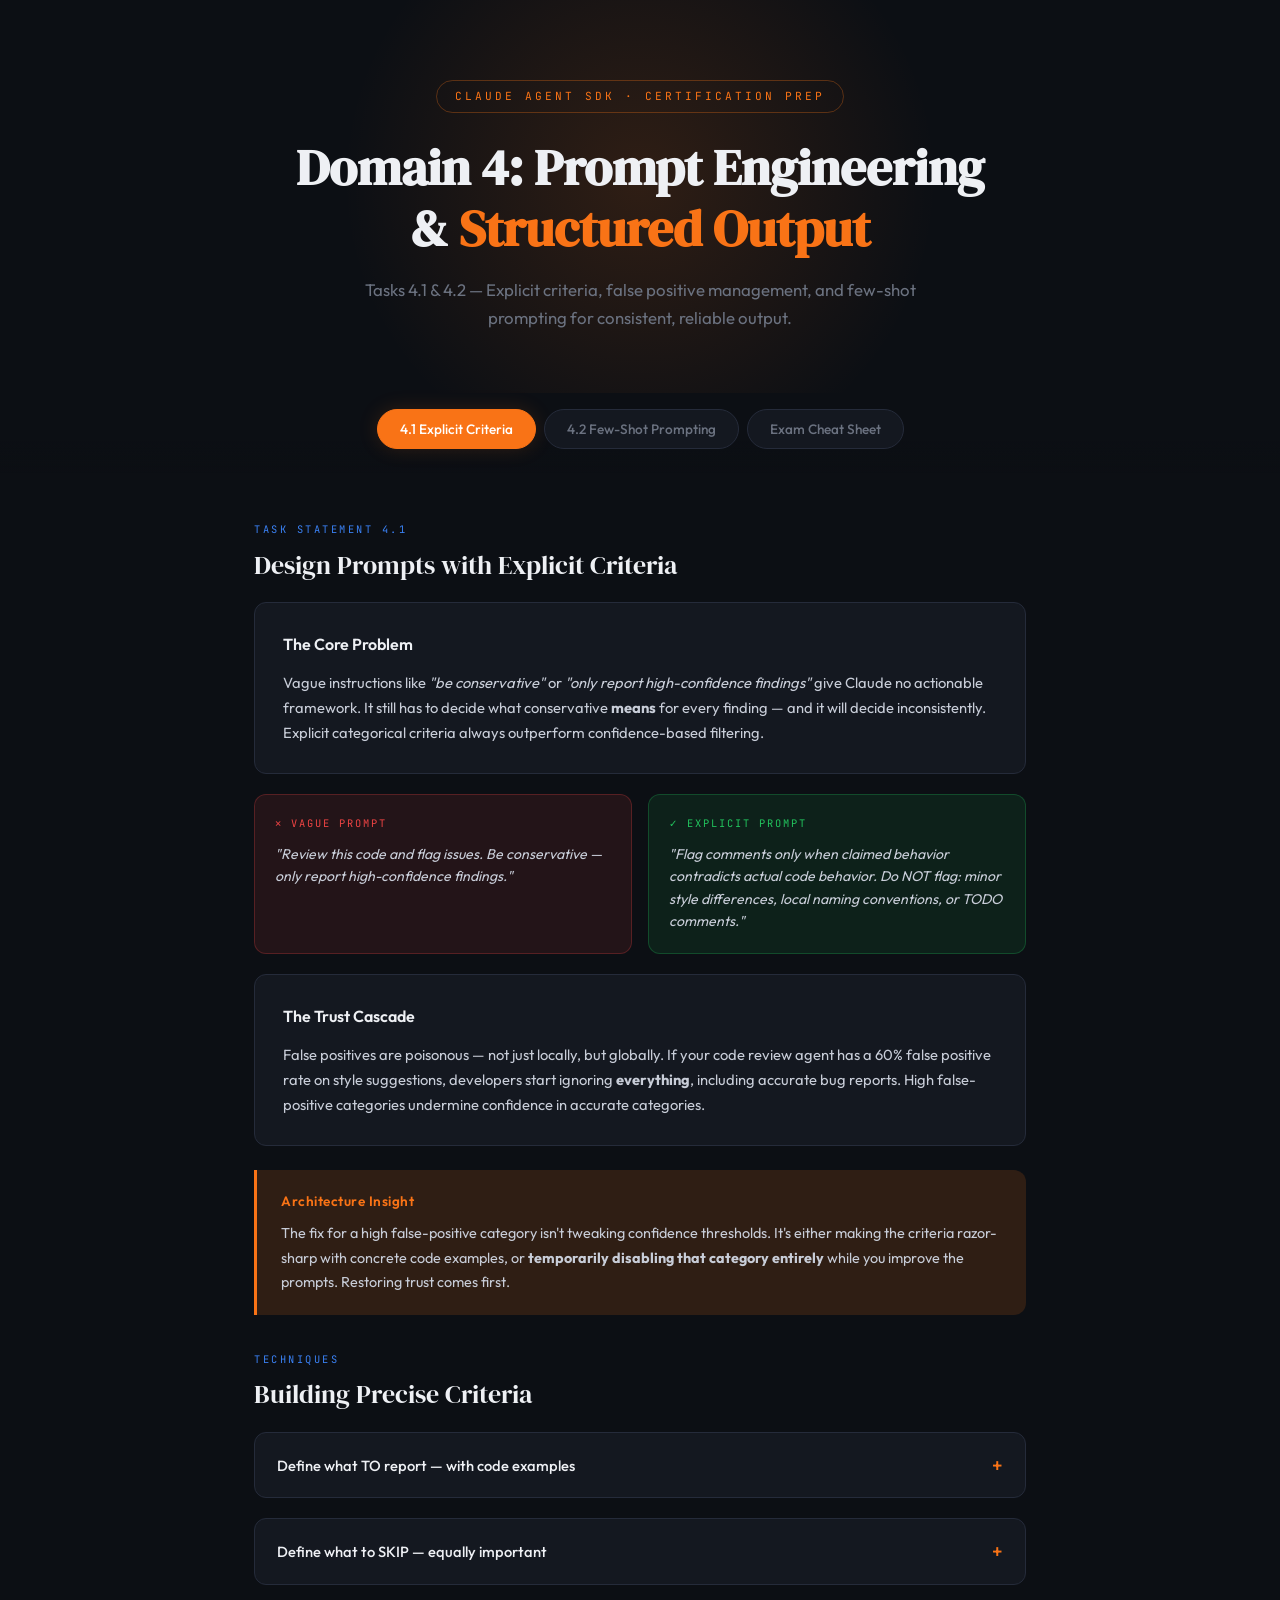
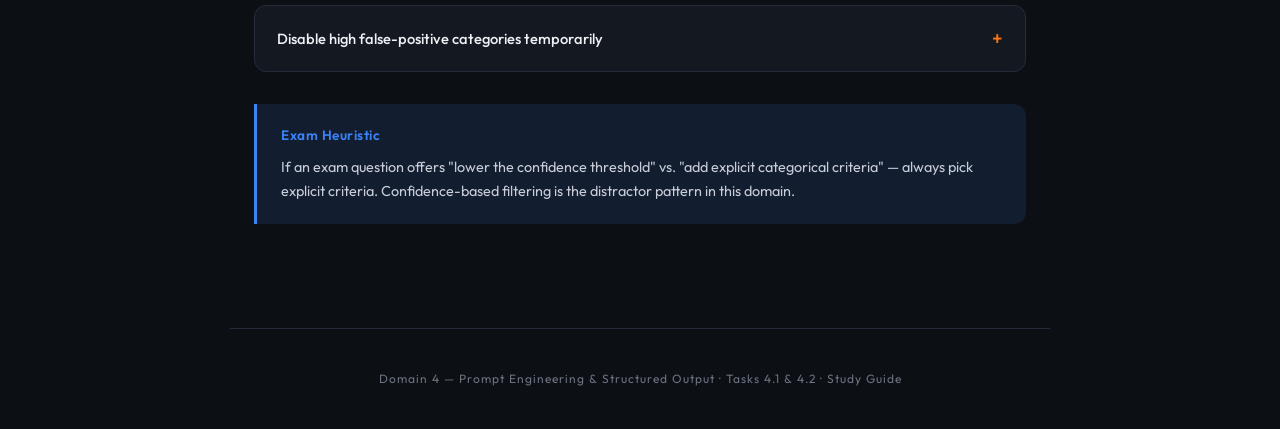
<file: study-guide/domain4-tasks-4.1-4.2-guide.html>
<!DOCTYPE html>
<html lang="en">
<head>
<meta charset="UTF-8">
<meta name="viewport" content="width=device-width, initial-scale=1.0">
<title>Domain 4 — Prompt Engineering & Structured Output</title>
<link href="https://fonts.googleapis.com/css2?family=DM+Serif+Display&family=JetBrains+Mono:wght@400;600&family=Outfit:wght@300;400;500;600;700&display=swap" rel="stylesheet">
<style>
  :root {
    --bg: #0c0f14;
    --surface: #141820;
    --surface-hover: #1a1f2a;
    --border: #252b3a;
    --text: #c8cdd8;
    --text-muted: #6b7280;
    --heading: #eef0f4;
    --accent: #f97316;
    --accent-glow: rgba(249, 115, 22, 0.15);
    --accent2: #3b82f6;
    --accent2-glow: rgba(59, 130, 246, 0.12);
    --green: #22c55e;
    --green-glow: rgba(34, 197, 94, 0.1);
    --red: #ef4444;
    --red-glow: rgba(239, 68, 68, 0.1);
    --code-bg: #0a0d11;
    --radius: 12px;
  }

  * { margin: 0; padding: 0; box-sizing: border-box; }

  body {
    font-family: 'Outfit', sans-serif;
    background: var(--bg);
    color: var(--text);
    line-height: 1.7;
    overflow-x: hidden;
  }

  /* --- HERO --- */
  .hero {
    position: relative;
    padding: 80px 40px 60px;
    text-align: center;
    overflow: hidden;
  }
  .hero::before {
    content: '';
    position: absolute;
    top: -120px; left: 50%; transform: translateX(-50%);
    width: 600px; height: 600px;
    background: radial-gradient(circle, var(--accent-glow) 0%, transparent 70%);
    pointer-events: none;
    z-index: 0;
  }
  .hero-badge {
    display: inline-block;
    font-family: 'JetBrains Mono', monospace;
    font-size: 0.7rem;
    letter-spacing: 3px;
    text-transform: uppercase;
    color: var(--accent);
    border: 1px solid rgba(249,115,22,0.3);
    padding: 6px 18px;
    border-radius: 100px;
    margin-bottom: 24px;
    position: relative; z-index: 1;
  }
  .hero h1 {
    font-family: 'DM Serif Display', serif;
    font-size: clamp(2rem, 5vw, 3.2rem);
    color: var(--heading);
    line-height: 1.2;
    margin-bottom: 16px;
    position: relative; z-index: 1;
  }
  .hero h1 span { color: var(--accent); }
  .hero p {
    font-size: 1.05rem;
    color: var(--text-muted);
    max-width: 560px;
    margin: 0 auto;
    position: relative; z-index: 1;
  }

  /* --- NAV TABS --- */
  .tab-nav {
    display: flex;
    justify-content: center;
    gap: 8px;
    padding: 0 24px;
    margin-bottom: 48px;
    position: sticky;
    top: 0;
    z-index: 100;
    background: linear-gradient(to bottom, var(--bg) 60%, transparent);
    padding-top: 16px;
    padding-bottom: 24px;
  }
  .tab-btn {
    font-family: 'Outfit', sans-serif;
    font-size: 0.85rem;
    font-weight: 500;
    color: var(--text-muted);
    background: var(--surface);
    border: 1px solid var(--border);
    padding: 10px 22px;
    border-radius: 100px;
    cursor: pointer;
    transition: all 0.3s ease;
  }
  .tab-btn:hover { color: var(--text); border-color: var(--text-muted); }
  .tab-btn.active {
    background: var(--accent);
    color: #fff;
    border-color: var(--accent);
    box-shadow: 0 0 20px var(--accent-glow);
  }

  /* --- CONTENT CONTAINER --- */
  .container {
    max-width: 820px;
    margin: 0 auto;
    padding: 0 24px 80px;
  }
  .tab-content { display: none; animation: fadeUp 0.4s ease; }
  .tab-content.active { display: block; }
  @keyframes fadeUp {
    from { opacity: 0; transform: translateY(16px); }
    to { opacity: 1; transform: translateY(0); }
  }

  /* --- SECTION HEADERS --- */
  .section-tag {
    font-family: 'JetBrains Mono', monospace;
    font-size: 0.65rem;
    letter-spacing: 2.5px;
    text-transform: uppercase;
    color: var(--accent2);
    margin-bottom: 10px;
  }
  .section-title {
    font-family: 'DM Serif Display', serif;
    font-size: 1.6rem;
    color: var(--heading);
    margin-bottom: 20px;
    line-height: 1.3;
  }

  /* --- CARDS --- */
  .card {
    background: var(--surface);
    border: 1px solid var(--border);
    border-radius: var(--radius);
    padding: 28px;
    margin-bottom: 20px;
    transition: border-color 0.3s ease;
  }
  .card:hover { border-color: var(--text-muted); }
  .card h3 {
    font-family: 'Outfit', sans-serif;
    font-size: 1rem;
    font-weight: 600;
    color: var(--heading);
    margin-bottom: 12px;
  }
  .card p { font-size: 0.92rem; }

  /* --- COMPARE BLOCKS --- */
  .compare-grid {
    display: grid;
    grid-template-columns: 1fr 1fr;
    gap: 16px;
    margin: 20px 0;
  }
  @media (max-width: 640px) { .compare-grid { grid-template-columns: 1fr; } }
  .compare-bad {
    background: var(--red-glow);
    border: 1px solid rgba(239,68,68,0.25);
    border-radius: var(--radius);
    padding: 20px;
  }
  .compare-good {
    background: var(--green-glow);
    border: 1px solid rgba(34,197,94,0.25);
    border-radius: var(--radius);
    padding: 20px;
  }
  .compare-label {
    font-family: 'JetBrains Mono', monospace;
    font-size: 0.65rem;
    letter-spacing: 2px;
    text-transform: uppercase;
    margin-bottom: 10px;
    display: flex;
    align-items: center;
    gap: 6px;
  }
  .compare-bad .compare-label { color: var(--red); }
  .compare-good .compare-label { color: var(--green); }
  .compare-bad p, .compare-good p {
    font-size: 0.88rem;
    font-style: italic;
    line-height: 1.6;
  }

  /* --- CODE BLOCKS --- */
  .code-block {
    background: var(--code-bg);
    border: 1px solid var(--border);
    border-radius: 10px;
    padding: 20px 24px;
    margin: 16px 0;
    overflow-x: auto;
    font-family: 'JetBrains Mono', monospace;
    font-size: 0.8rem;
    line-height: 1.8;
    color: var(--text);
  }
  .code-block .kw { color: var(--accent2); }
  .code-block .str { color: var(--green); }
  .code-block .cmt { color: var(--text-muted); font-style: italic; }
  .code-block .val { color: var(--accent); }

  /* --- CALLOUT --- */
  .callout {
    border-left: 3px solid var(--accent);
    background: var(--accent-glow);
    border-radius: 0 var(--radius) var(--radius) 0;
    padding: 20px 24px;
    margin: 24px 0;
  }
  .callout-title {
    font-weight: 600;
    color: var(--accent);
    font-size: 0.85rem;
    letter-spacing: 0.5px;
    margin-bottom: 8px;
  }
  .callout p { font-size: 0.9rem; }

  .callout.blue {
    border-left-color: var(--accent2);
    background: var(--accent2-glow);
  }
  .callout.blue .callout-title { color: var(--accent2); }

  /* --- ACCORDION --- */
  .accordion { margin: 20px 0; }
  .acc-header {
    display: flex;
    justify-content: space-between;
    align-items: center;
    background: var(--surface);
    border: 1px solid var(--border);
    border-radius: var(--radius);
    padding: 16px 22px;
    cursor: pointer;
    transition: all 0.25s ease;
    font-weight: 500;
    font-size: 0.92rem;
    color: var(--heading);
  }
  .acc-header:hover { background: var(--surface-hover); }
  .acc-header .icon {
    font-size: 1.2rem;
    transition: transform 0.3s ease;
    color: var(--accent);
  }
  .acc-header.open .icon { transform: rotate(45deg); }
  .acc-header.open { border-radius: var(--radius) var(--radius) 0 0; border-bottom-color: transparent; }
  .acc-body {
    display: none;
    background: var(--surface);
    border: 1px solid var(--border);
    border-top: none;
    border-radius: 0 0 var(--radius) var(--radius);
    padding: 20px 22px;
    font-size: 0.9rem;
    line-height: 1.7;
  }
  .acc-body.open { display: block; animation: fadeUp 0.3s ease; }

  /* --- BULLET ITEMS --- */
  .bullet-list {
    list-style: none;
    padding: 0;
  }
  .bullet-list li {
    position: relative;
    padding-left: 20px;
    margin-bottom: 10px;
    font-size: 0.9rem;
  }
  .bullet-list li::before {
    content: '▸';
    position: absolute;
    left: 0;
    color: var(--accent);
    font-weight: bold;
  }

  /* --- FOOTER --- */
  .footer {
    text-align: center;
    padding: 40px 24px;
    color: var(--text-muted);
    font-size: 0.75rem;
    letter-spacing: 1px;
    border-top: 1px solid var(--border);
    max-width: 820px;
    margin: 0 auto;
  }
</style>
</head>
<body>

<!-- HERO -->
<div class="hero">
  <div class="hero-badge">Claude Agent SDK · Certification Prep</div>
  <h1>Domain 4: Prompt Engineering<br>& <span>Structured Output</span></h1>
  <p>Tasks 4.1 & 4.2 — Explicit criteria, false positive management, and few-shot prompting for consistent, reliable output.</p>
</div>

<!-- TAB NAV -->
<div class="tab-nav">
  <button class="tab-btn active" onclick="switchTab('tab1')">4.1 Explicit Criteria</button>
  <button class="tab-btn" onclick="switchTab('tab2')">4.2 Few-Shot Prompting</button>
  <button class="tab-btn" onclick="switchTab('tab3')">Exam Cheat Sheet</button>
</div>

<div class="container">

  <!-- ==================== TAB 1 ==================== -->
  <div id="tab1" class="tab-content active">

    <div class="section-tag">Task Statement 4.1</div>
    <div class="section-title">Design Prompts with Explicit Criteria</div>

    <div class="card">
      <h3>The Core Problem</h3>
      <p>Vague instructions like <em>"be conservative"</em> or <em>"only report high-confidence findings"</em> give Claude no actionable framework. It still has to decide what conservative <strong>means</strong> for every finding — and it will decide inconsistently. Explicit categorical criteria always outperform confidence-based filtering.</p>
    </div>

    <!-- COMPARE -->
    <div class="compare-grid">
      <div class="compare-bad">
        <div class="compare-label">✕ Vague Prompt</div>
        <p>"Review this code and flag issues. Be conservative — only report high-confidence findings."</p>
      </div>
      <div class="compare-good">
        <div class="compare-label">✓ Explicit Prompt</div>
        <p>"Flag comments only when claimed behavior contradicts actual code behavior. Do NOT flag: minor style differences, local naming conventions, or TODO comments."</p>
      </div>
    </div>

    <div class="card">
      <h3>The Trust Cascade</h3>
      <p>False positives are poisonous — not just locally, but globally. If your code review agent has a 60% false positive rate on style suggestions, developers start ignoring <strong>everything</strong>, including accurate bug reports. High false-positive categories undermine confidence in accurate categories.</p>
    </div>

    <div class="callout">
      <div class="callout-title">Architecture Insight</div>
      <p>The fix for a high false-positive category isn't tweaking confidence thresholds. It's either making the criteria razor-sharp with concrete code examples, or <strong>temporarily disabling that category entirely</strong> while you improve the prompts. Restoring trust comes first.</p>
    </div>

    <!-- ACCORDION: 3 Techniques -->
    <div class="section-tag" style="margin-top: 36px;">Techniques</div>
    <div class="section-title">Building Precise Criteria</div>

    <div class="accordion">
      <div class="acc-header" onclick="toggleAcc(this)">
        Define what TO report — with code examples
        <span class="icon">+</span>
      </div>
      <div class="acc-body">
        <p>Don't just say "flag bugs." Provide concrete examples of what constitutes a bug in your context:</p>
        <div class="code-block">
<span class="cmt">// FLAG — Assignment in conditional (likely a bug)</span>
<span class="kw">if</span> (user.age <span class="val">=</span> 18) { ... }

<span class="cmt">// FLAG — Unchecked null dereference</span>
<span class="kw">const</span> name = response.data.user.name;
<span class="cmt">// when response.data could be null</span>
        </div>
        <p style="margin-top: 12px;">Each severity level should have its own concrete examples. Abstract definitions like "high = significant impact" produce inconsistent classifications.</p>
      </div>
    </div>

    <div class="accordion">
      <div class="acc-header" onclick="toggleAcc(this)">
        Define what to SKIP — equally important
        <span class="icon">+</span>
      </div>
      <div class="acc-body">
        <p>Telling Claude what <strong>not</strong> to flag is where most false positive reduction comes from:</p>
        <div class="code-block">
<span class="cmt">// SKIP — Short names in reduce callbacks (idiomatic)</span>
<span class="kw">const</span> sum = arr.<span class="kw">reduce</span>((a, b) => a + b, <span class="val">0</span>);

<span class="cmt">// SKIP — TODO comments (tracked elsewhere)</span>
<span class="cmt">// TODO: refactor after v2 migration</span>

<span class="cmt">// SKIP — Team-local naming conventions</span>
<span class="kw">const</span> usr_mgr = <span class="kw">new</span> UserManager();
        </div>
      </div>
    </div>

    <div class="accordion">
      <div class="acc-header" onclick="toggleAcc(this)">
        Disable high false-positive categories temporarily
        <span class="icon">+</span>
      </div>
      <div class="acc-body">
        <p>If a category (e.g., "style suggestions") consistently produces noise, the pragmatic move is to <strong>disable it entirely</strong> while you refine the prompts.</p>
        <p style="margin-top: 10px;">Why? Because every false positive trains developers to click "dismiss" reflexively. You need to break that habit before re-introducing the category with better criteria. Trust is rebuilt incrementally.</p>
      </div>
    </div>

    <div class="callout blue" style="margin-top: 32px;">
      <div class="callout-title">Exam Heuristic</div>
      <p>If an exam question offers "lower the confidence threshold" vs. "add explicit categorical criteria" — always pick explicit criteria. Confidence-based filtering is the distractor pattern in this domain.</p>
    </div>
  </div>

  <!-- ==================== TAB 2 ==================== -->
  <div id="tab2" class="tab-content">

    <div class="section-tag">Task Statement 4.2</div>
    <div class="section-title">Few-Shot Prompting for Consistency</div>

    <div class="card">
      <h3>Why Instructions Alone Aren't Enough</h3>
      <p>You can write the most detailed instructions imaginable — "provide location, issue, severity, and suggested fix" — and across 50 runs, you'll still get wildly different interpretations of severity, varying detail levels, and inconsistent formatting.</p>
      <p style="margin-top: 10px; color: var(--heading); font-weight: 500;">Instructions describe the <em>shape</em> of the output. Few-shot examples demonstrate the <em>judgment</em>.</p>
    </div>

    <div class="callout">
      <div class="callout-title">The Mental Model</div>
      <p><strong>Instructions are the rules. Few-shot examples are the case law.</strong> Rules tell you what's legal. Case law shows you how ambiguous situations were actually decided.</p>
    </div>

    <div class="card">
      <h3>What Makes a Good Few-Shot Example</h3>
      <ul class="bullet-list">
        <li><strong>2–4 examples</strong> — enough to establish the pattern, not so many that you waste context</li>
        <li>Target <strong>ambiguous cases</strong> — easy cases teach Claude nothing useful</li>
        <li>Show <strong>reasoning for why</strong> one action was chosen over a plausible alternative</li>
        <li>Demonstrate the <strong>exact output format</strong> you expect</li>
        <li>Distinguish <strong>acceptable patterns vs. genuine issues</strong></li>
      </ul>
    </div>

    <!-- EXAMPLE PAIR -->
    <div class="section-tag" style="margin-top: 32px;">In Practice</div>
    <div class="section-title">Code Review Agent — Two Examples</div>

    <div class="compare-grid">
      <div class="compare-good">
        <div class="compare-label">Example 1 — Flag (genuine bug)</div>
        <div class="code-block" style="background: rgba(0,0,0,0.3); border-color: rgba(34,197,94,0.15); margin: 10px 0;">
<span class="cmt">Code:</span> <span class="kw">if</span> (user.age <span class="val">=</span> 18)
<span class="cmt">Finding:</span>
{
  <span class="str">"location"</span>: <span class="str">"line 12"</span>,
  <span class="str">"issue"</span>: <span class="str">"Assignment in conditional"</span>,
  <span class="str">"severity"</span>: <span class="str">"high"</span>,
  <span class="str">"fix"</span>: <span class="str">"Change = to =="</span>
}
<span class="cmt">Reasoning:</span> Single = in a conditional
is almost never intentional.
        </div>
      </div>
      <div class="compare-bad" style="background: var(--accent2-glow); border-color: rgba(59,130,246,0.25);">
        <div class="compare-label" style="color: var(--accent2);">Example 2 — Skip (acceptable pattern)</div>
        <div class="code-block" style="background: rgba(0,0,0,0.3); border-color: rgba(59,130,246,0.15); margin: 10px 0;">
<span class="cmt">Code:</span> <span class="kw">const</span> x = arr.<span class="kw">reduce</span>(
  (a, b) => a + b, <span class="val">0</span>
);
<span class="cmt">Finding:</span> <span class="val">null</span>
<span class="cmt">Reasoning:</span> Short variable names
in reduce callbacks are idiomatic.
Not a style issue worth flagging.
        </div>
      </div>
    </div>

    <div class="card">
      <h3>Example 2 Does the Heavy Lifting</h3>
      <p>The "skip" example is where the real value lives. It teaches Claude what <strong>not</strong> to flag — which directly reduces false positives. Without it, Claude will over-report acceptable patterns as issues.</p>
    </div>

    <div class="card">
      <h3>Few-Shot Examples Kill Hallucination in Extraction</h3>
      <p>When extracting data from messy documents — informal measurements, varied structures, missing fields — showing Claude how to handle different document formats prevents it from fabricating values when the format doesn't match expectations.</p>
      <p style="margin-top: 10px;">Example use cases:</p>
      <ul class="bullet-list">
        <li>Inline citations vs. bibliographies — show both</li>
        <li>Methodology sections vs. embedded details — show where to look</li>
        <li>Informal measurements ("about 3 feet") — show how to normalize</li>
        <li>Missing fields — show returning null instead of inventing data</li>
      </ul>
    </div>

    <div class="callout blue">
      <div class="callout-title">Generalization, Not Memorization</div>
      <p>Good few-shot examples teach Claude to <strong>generalize judgment to novel patterns</strong>, not just match the specific cases you showed. That's why showing <em>reasoning</em> alongside each example matters — Claude learns the decision-making process, not just the outcome.</p>
    </div>
  </div>

  <!-- ==================== TAB 3 ==================== -->
  <div id="tab3" class="tab-content">

    <div class="section-tag">Quick Reference</div>
    <div class="section-title">Exam Cheat Sheet — 4.1 & 4.2</div>

    <div class="card" style="border-left: 3px solid var(--accent);">
      <h3>Task 4.1 — Key Takeaways</h3>
      <ul class="bullet-list">
        <li>Explicit categorical criteria &gt; confidence-based filtering — always</li>
        <li>"Be conservative" is not a precision strategy — it's a vague instruction</li>
        <li>Define what to report AND what to skip with concrete code examples</li>
        <li>Each severity level needs its own concrete examples, not abstract descriptions</li>
        <li>High false-positive categories poison trust in ALL categories</li>
        <li>Temporarily disable noisy categories rather than tolerating false positives</li>
        <li>Think "contract writing" — not "giving advice"</li>
      </ul>
    </div>

    <div class="card" style="border-left: 3px solid var(--accent2);">
      <h3>Task 4.2 — Key Takeaways</h3>
      <ul class="bullet-list">
        <li>Few-shot examples are THE most effective technique when instructions produce inconsistent output</li>
        <li>2–4 examples targeting ambiguous cases — not easy ones</li>
        <li>Each example shows reasoning for WHY one action was chosen</li>
        <li>"Skip" examples reduce false positives more than "flag" examples</li>
        <li>Few-shot enables generalization to novel patterns — not just pattern matching</li>
        <li>For extraction tasks: show handling of varied document structures to prevent hallucination</li>
        <li><strong>Instructions = rules. Few-shot examples = case law.</strong></li>
      </ul>
    </div>

    <div class="card" style="border-left: 3px solid var(--green);">
      <h3>Distractor Patterns to Watch For</h3>
      <ul class="bullet-list">
        <li>❌ "Lower the confidence threshold" — confidence is not the lever</li>
        <li>❌ "Add more detailed instructions" when few-shot is the better answer</li>
        <li>❌ "Increase the number of examples to 10+" — diminishing returns, wastes context</li>
        <li>❌ "Use self-review to catch false positives" — wrong architecture (that's 4.6)</li>
        <li>✓ When in doubt: explicit criteria + targeted few-shot examples</li>
      </ul>
    </div>

    <div class="callout" style="margin-top: 24px;">
      <div class="callout-title">Your Known Pattern — Watch for It Here</div>
      <p>This domain may offer distractors that collapse prompt engineering into a single API parameter (e.g., <code>confidence_threshold: 0.9</code> in a constructor). Real precision comes from <strong>prompt design</strong>, not configuration flags. Same principle — different domain.</p>
    </div>
  </div>

</div>

<div class="footer">
  Domain 4 — Prompt Engineering & Structured Output · Tasks 4.1 & 4.2 · Study Guide
</div>

<script>
  function switchTab(tabId) {
    document.querySelectorAll('.tab-content').forEach(t => t.classList.remove('active'));
    document.querySelectorAll('.tab-btn').forEach(b => b.classList.remove('active'));
    document.getElementById(tabId).classList.add('active');
    const btns = document.querySelectorAll('.tab-btn');
    const idx = tabId.replace('tab', '') - 1;
    btns[idx].classList.add('active');
  }

  function toggleAcc(header) {
    const body = header.nextElementSibling;
    const isOpen = header.classList.contains('open');
    // Close all
    document.querySelectorAll('.acc-header').forEach(h => h.classList.remove('open'));
    document.querySelectorAll('.acc-body').forEach(b => b.classList.remove('open'));
    // Toggle current
    if (!isOpen) {
      header.classList.add('open');
      body.classList.add('open');
    }
  }
</script>
</body>
</html>
</file>
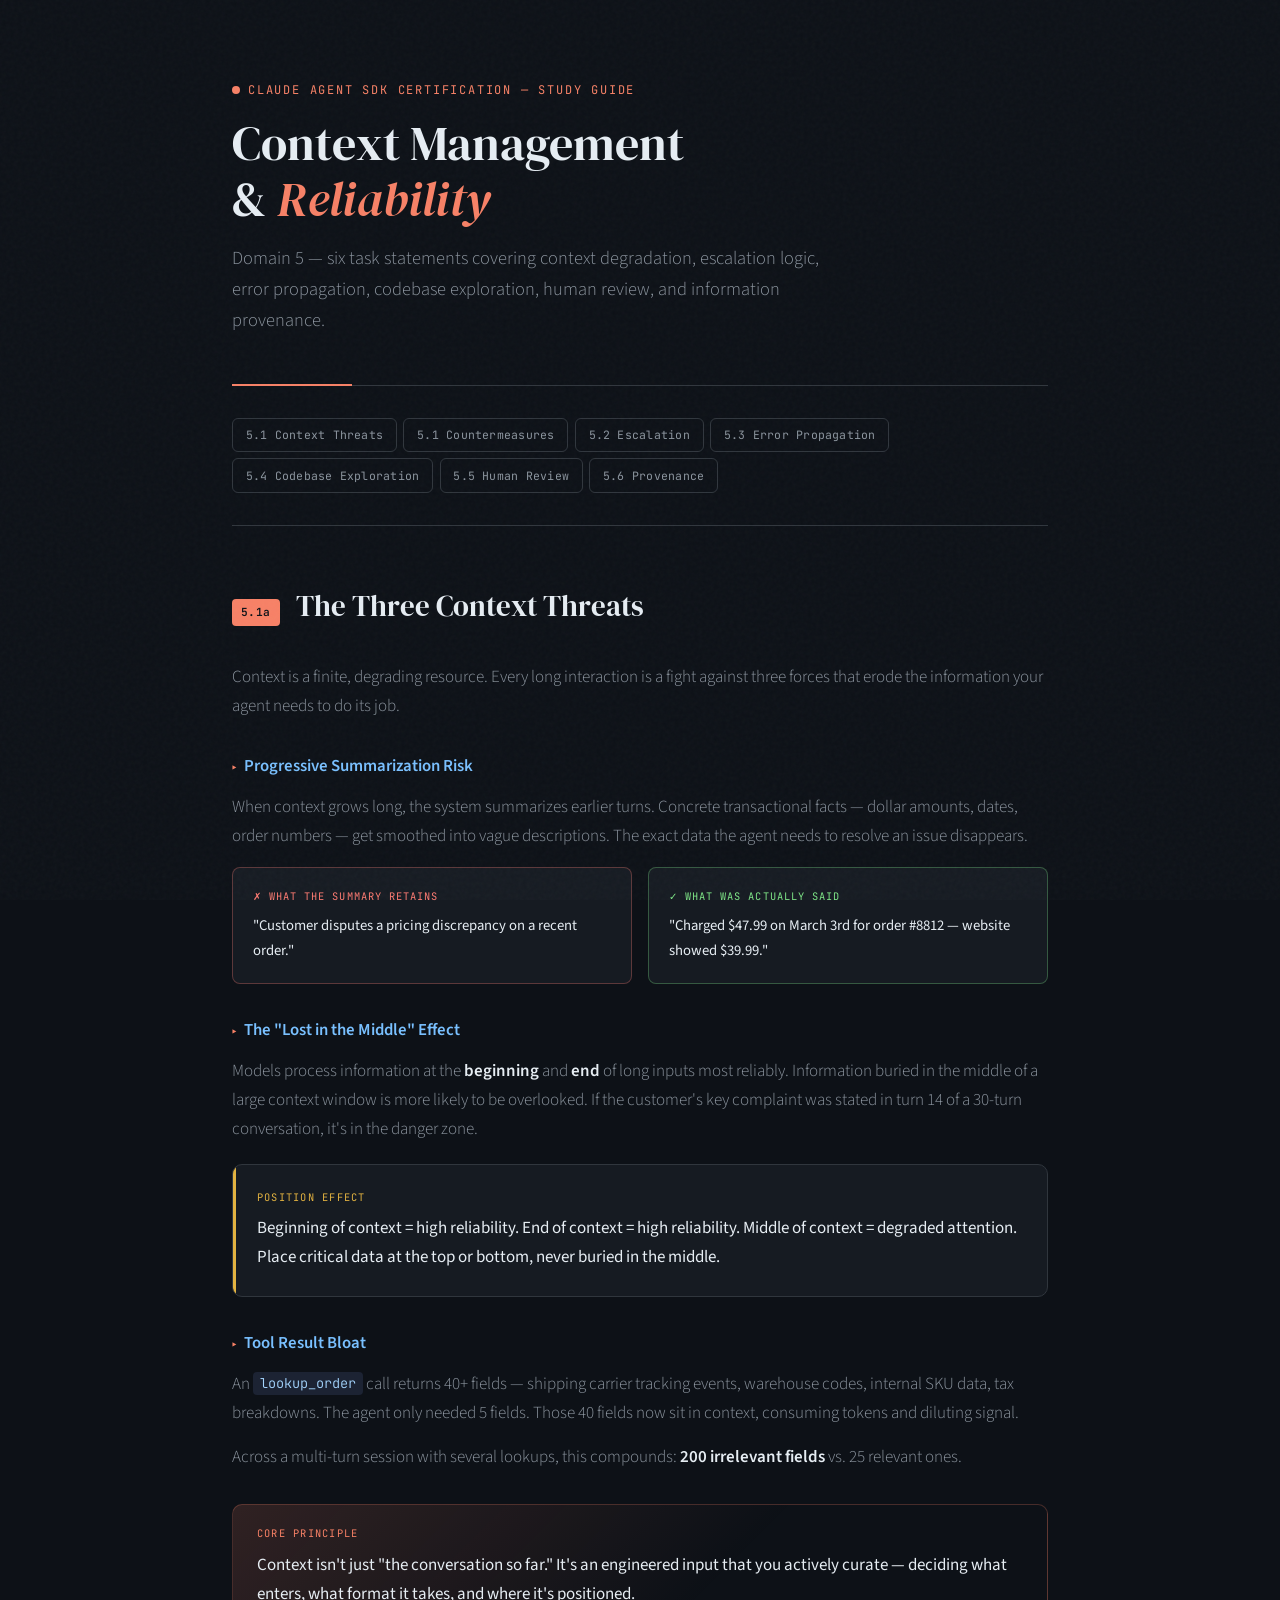
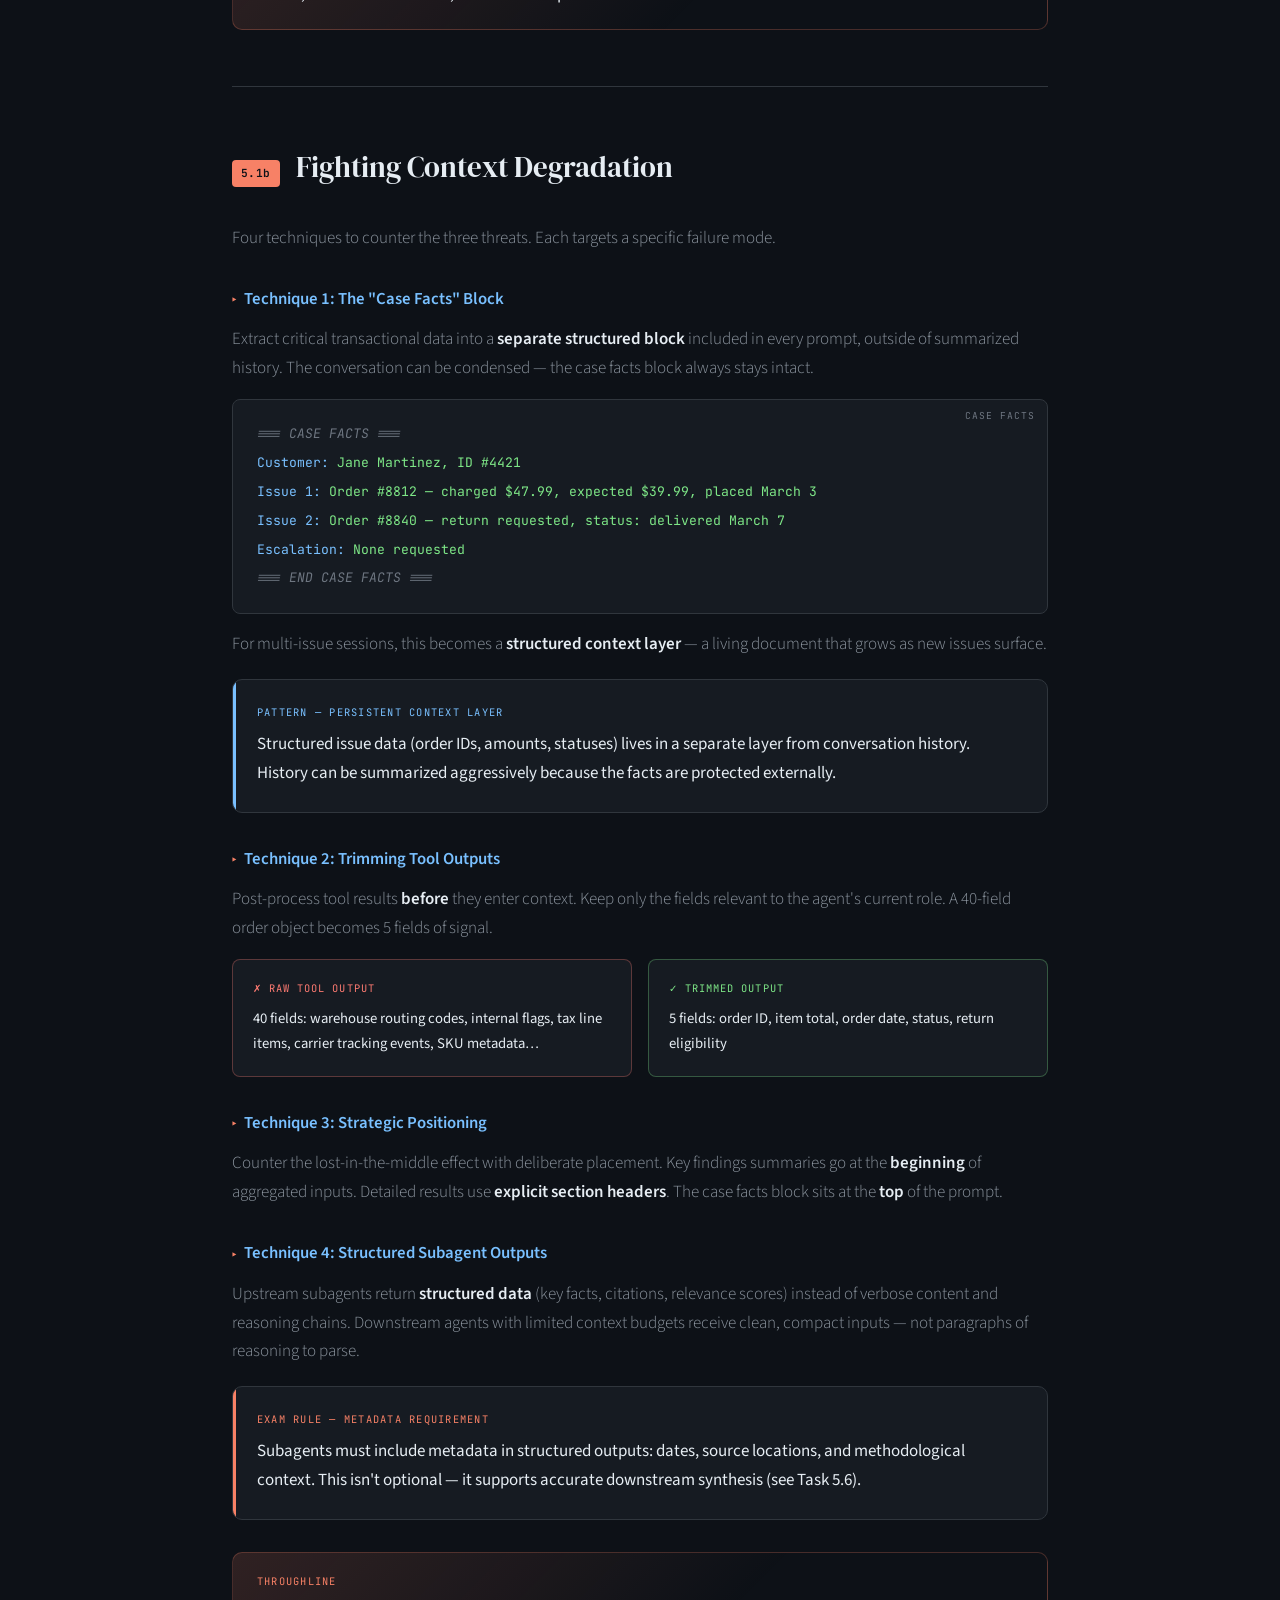
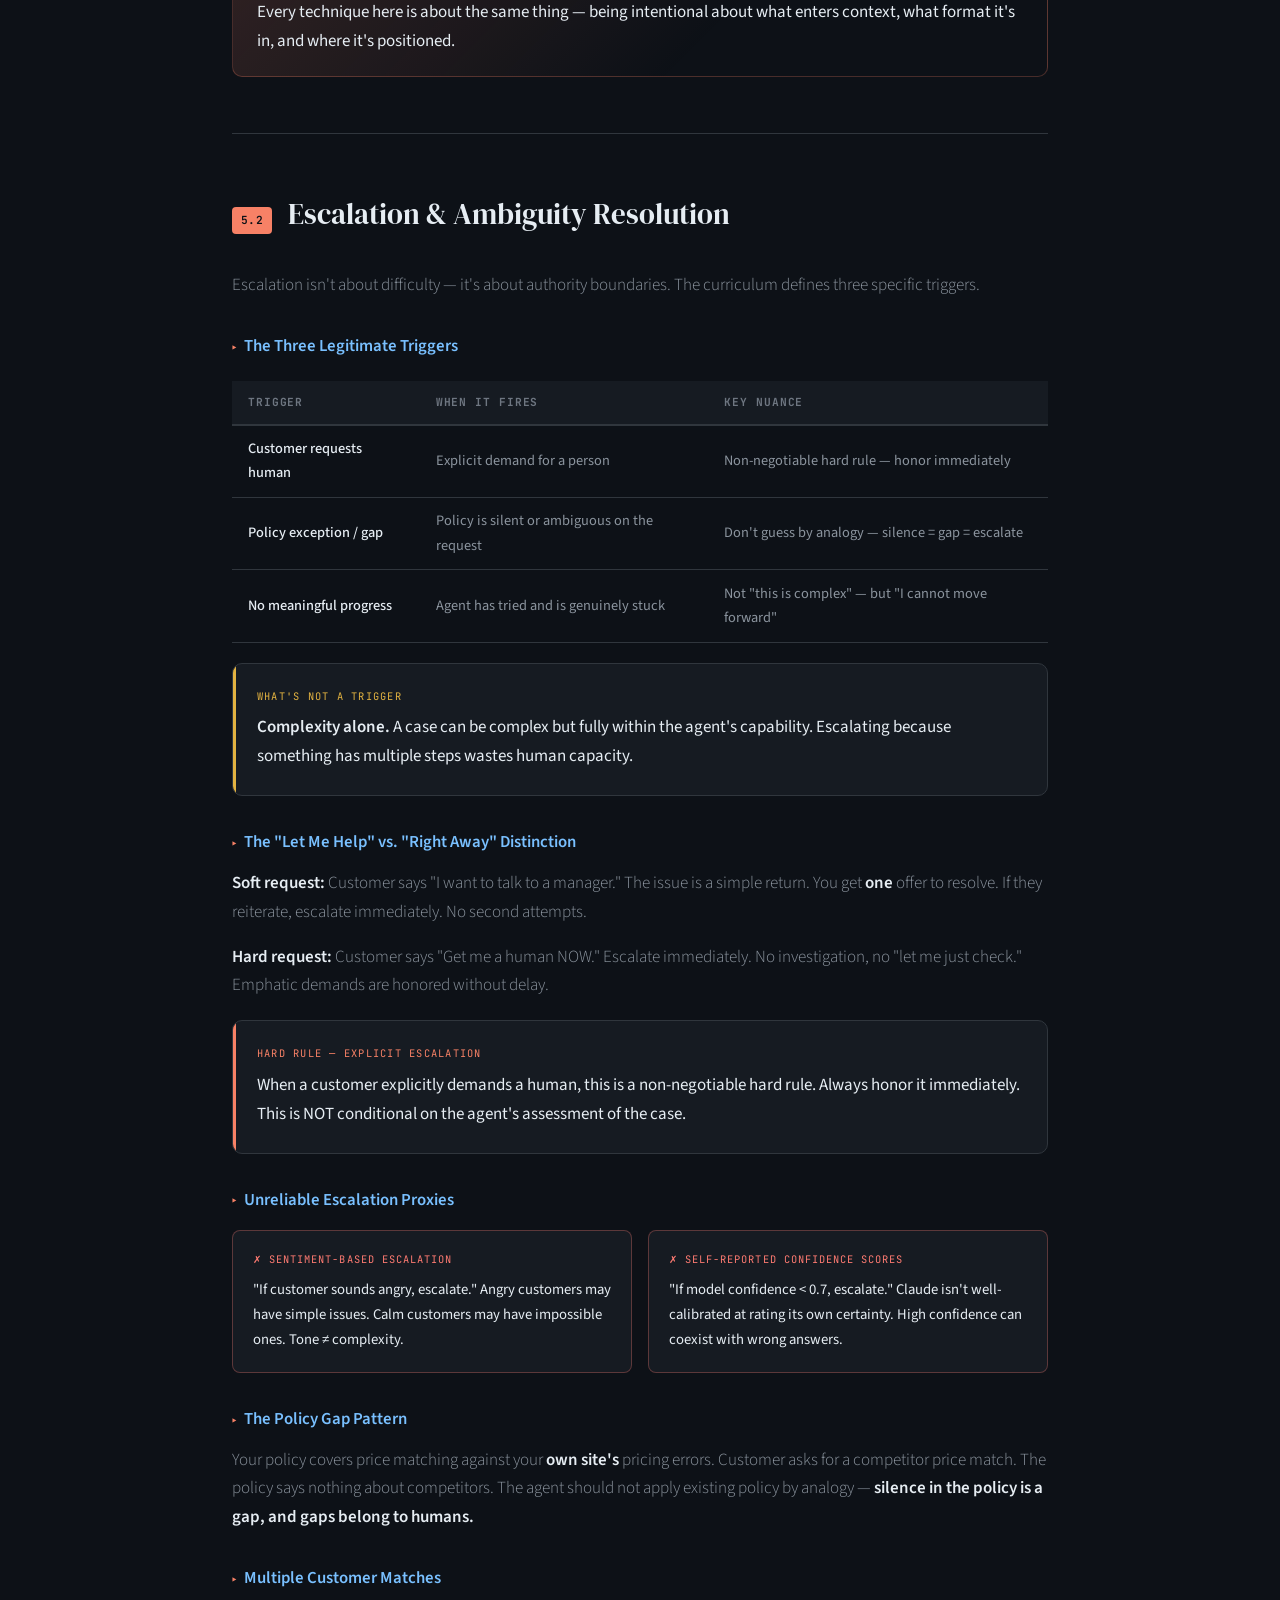
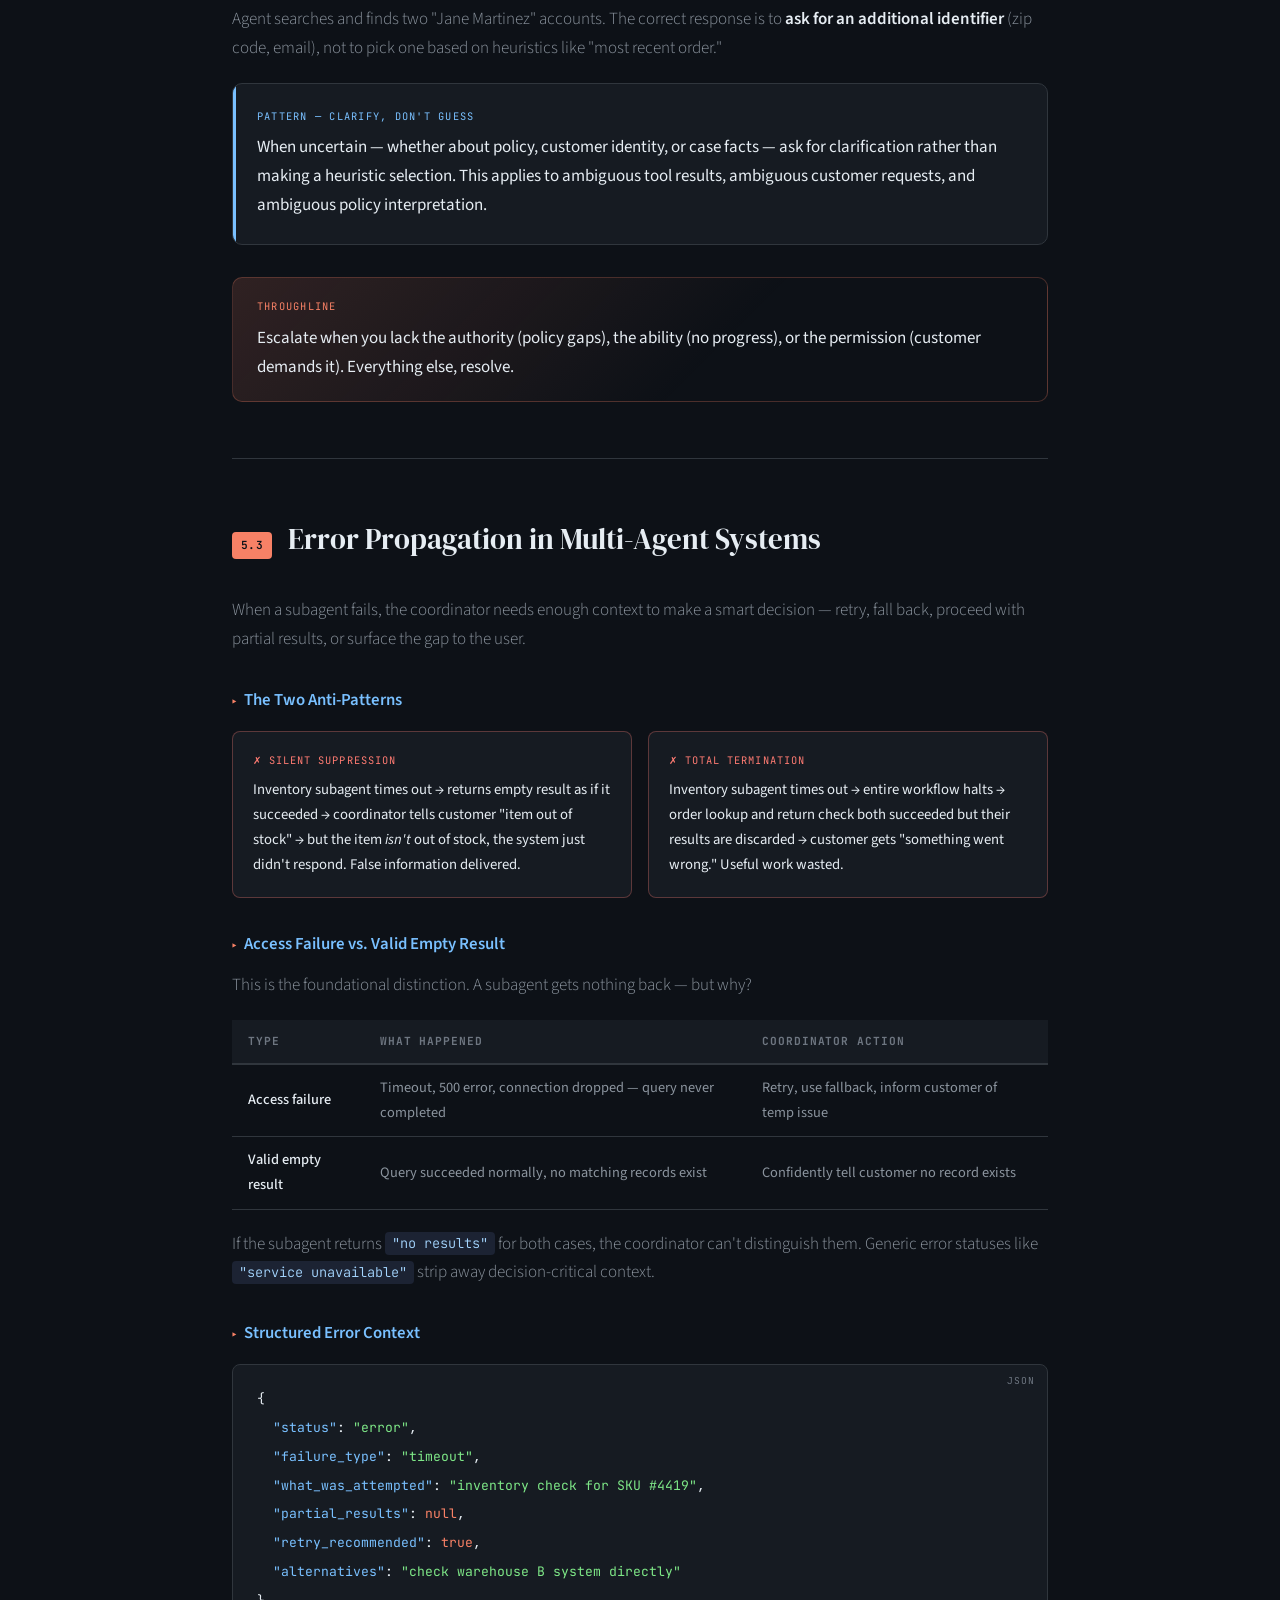
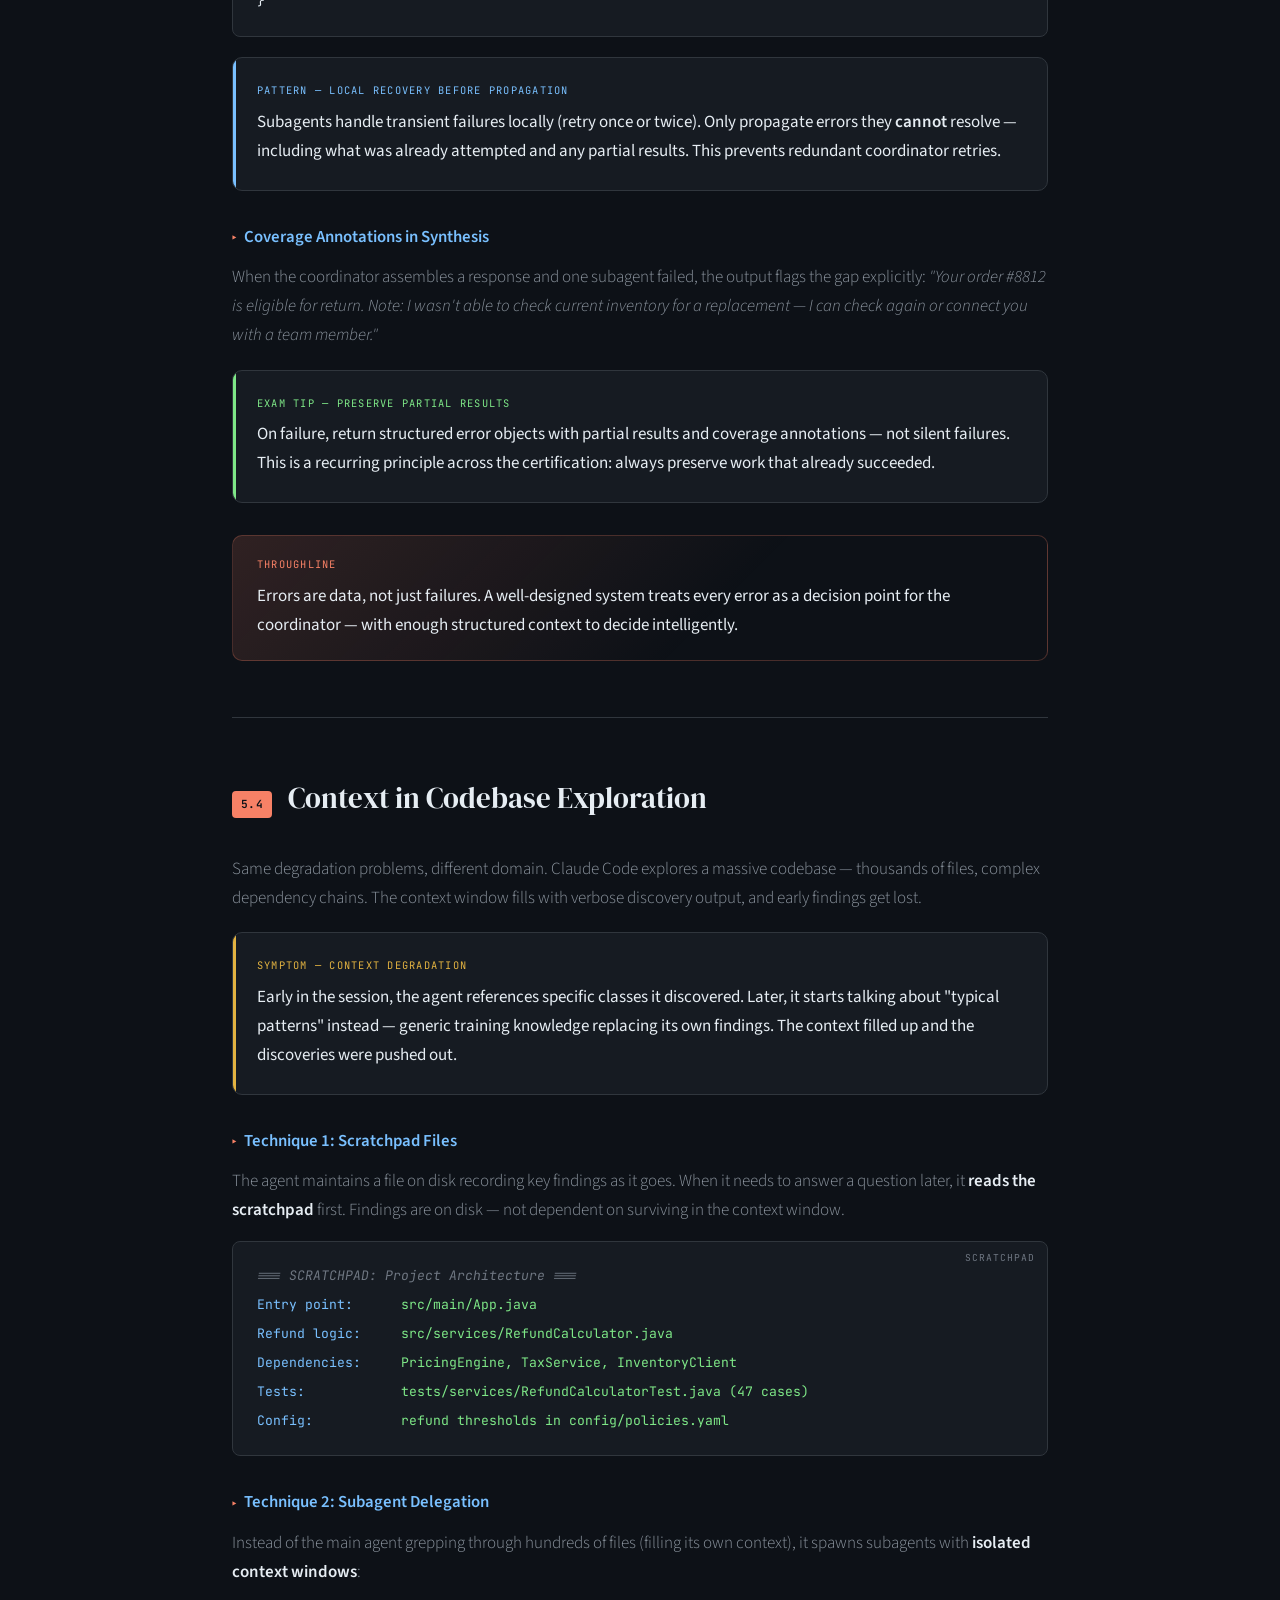
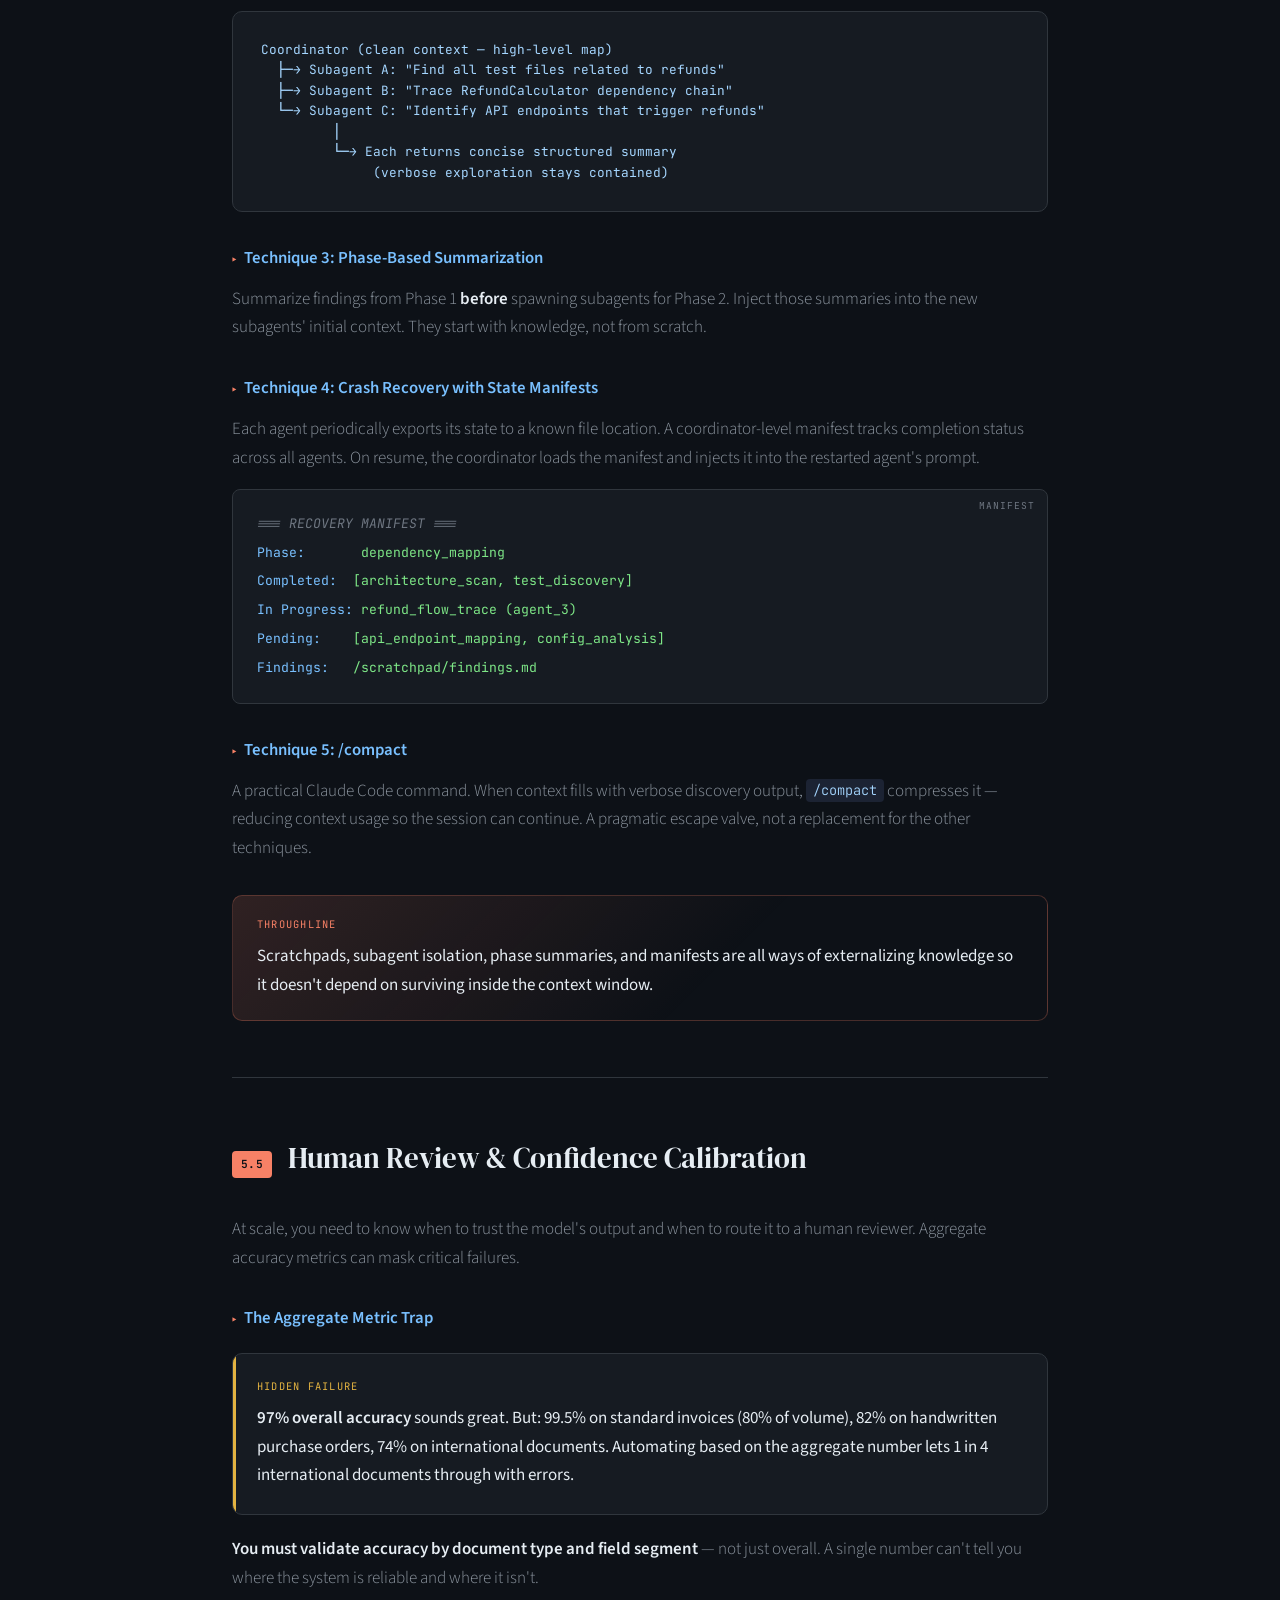
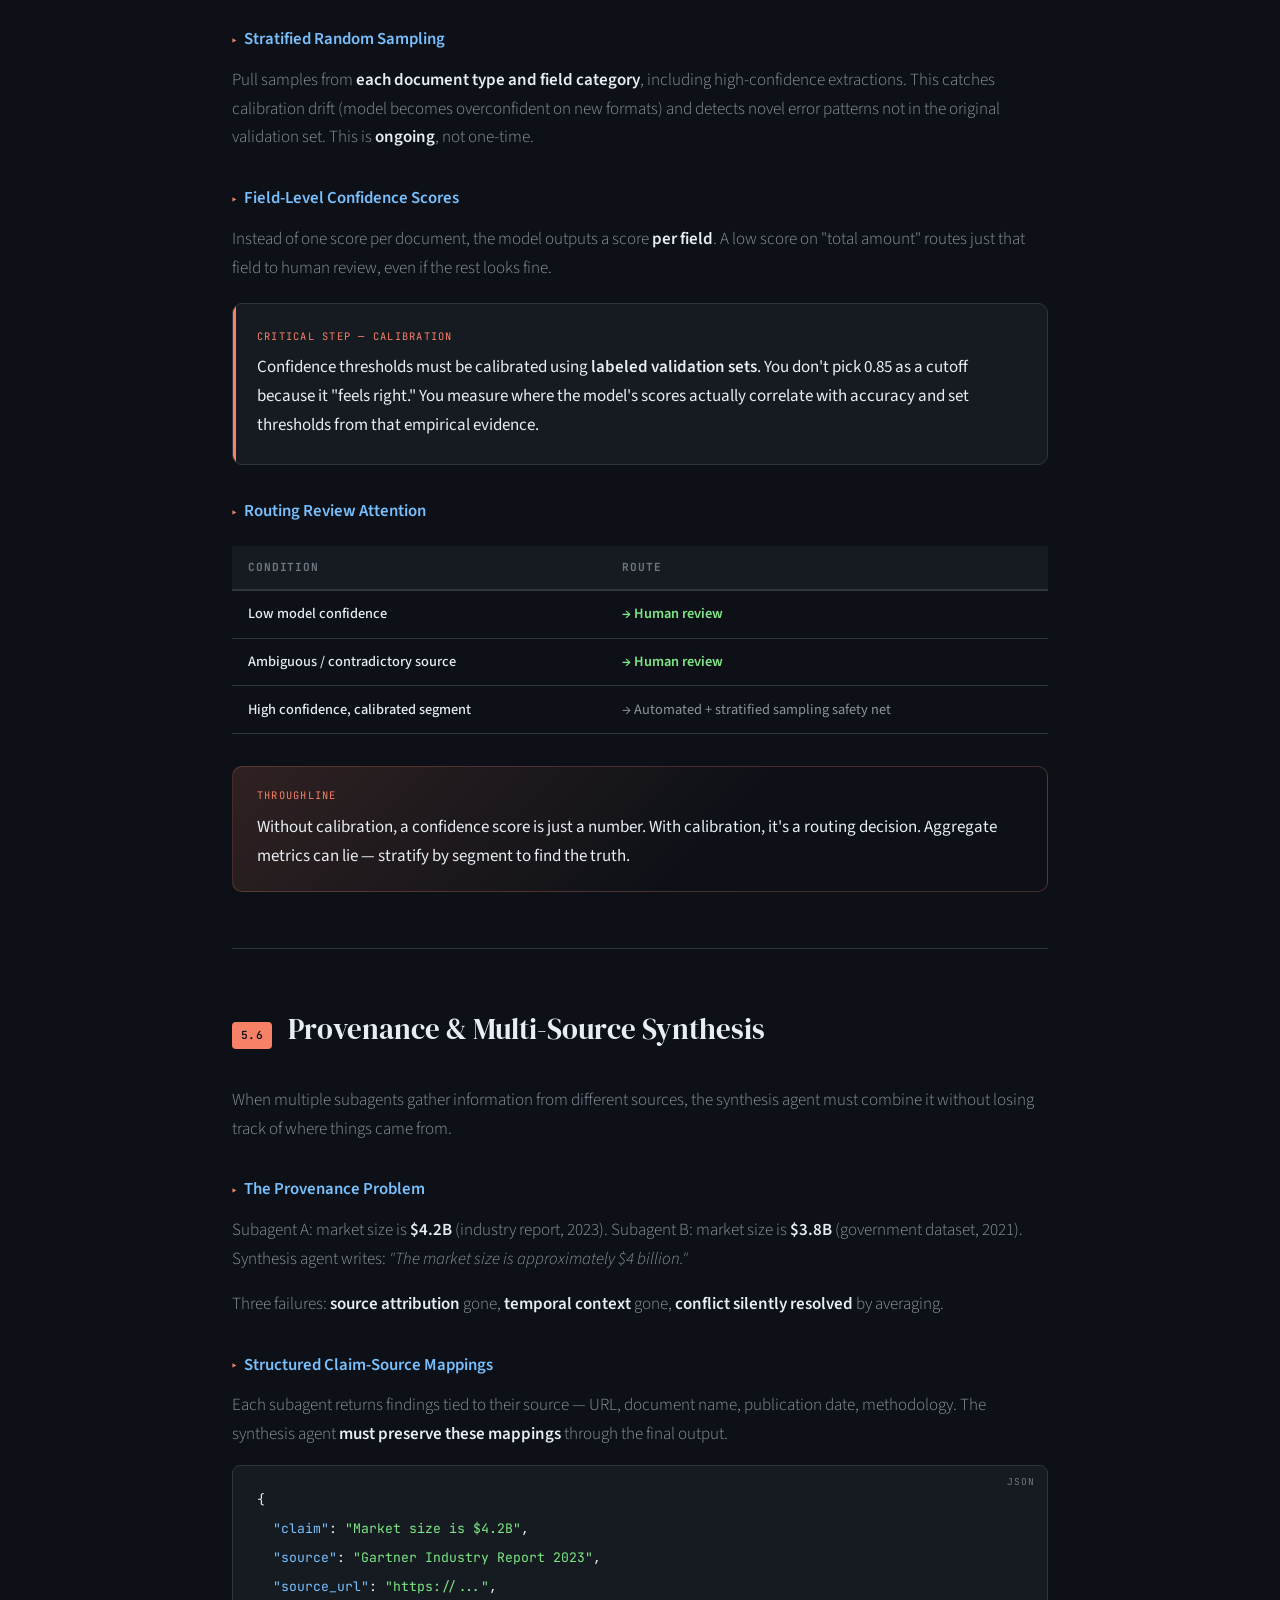
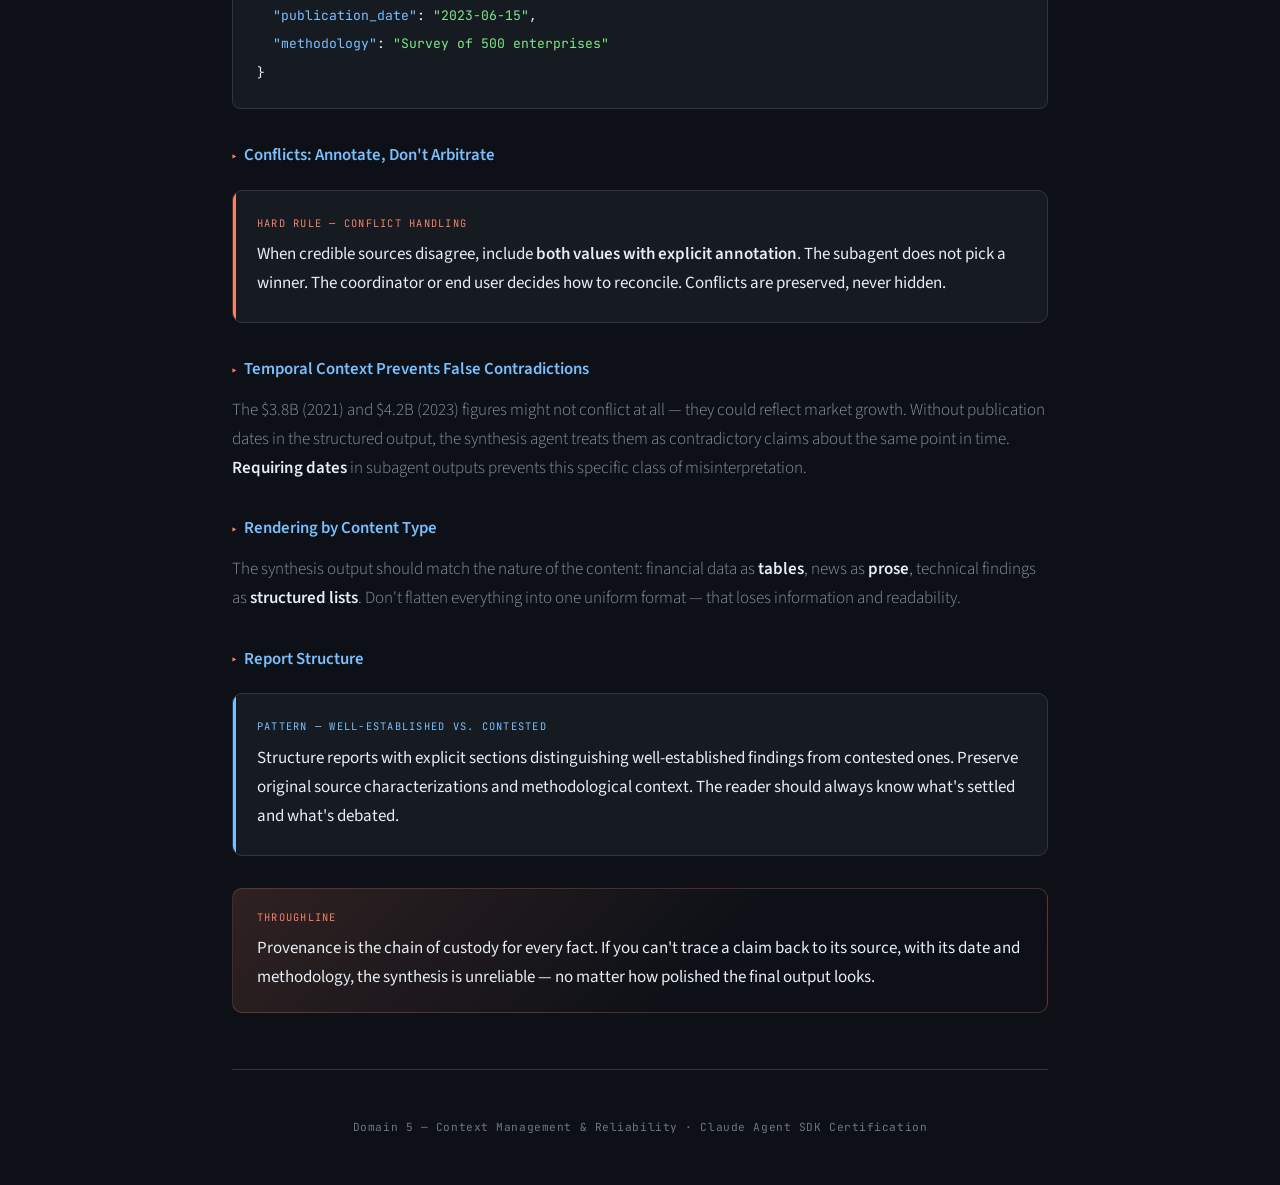
<file: study-guide/domain5-guide.html>
<!DOCTYPE html>
<html lang="en">
<head>
<meta charset="UTF-8">
<meta name="viewport" content="width=device-width, initial-scale=1.0">
<title>Domain 5 — Context Management & Reliability</title>
<link href="https://fonts.googleapis.com/css2?family=DM+Serif+Display&family=JetBrains+Mono:wght@400;600&family=Source+Sans+3:wght@300;400;500;600;700&display=swap" rel="stylesheet">
<style>
  :root {
    --bg: #0d1117;
    --surface: #161b22;
    --surface-raised: #1c2333;
    --border: #30363d;
    --border-accent: #f78166;
    --text: #e6edf3;
    --text-muted: #8b949e;
    --text-dim: #6e7681;
    --accent: #f78166;
    --accent-glow: rgba(247, 129, 102, 0.15);
    --blue: #79c0ff;
    --green: #7ee787;
    --purple: #d2a8ff;
    --yellow: #e3b341;
    --cyan: #a5d6ff;
    --red: #ff7b72;
    --serif: 'DM Serif Display', Georgia, serif;
    --sans: 'Source Sans 3', -apple-system, sans-serif;
    --mono: 'JetBrains Mono', 'Fira Code', monospace;
  }

  * { margin: 0; padding: 0; box-sizing: border-box; }

  body {
    background: var(--bg);
    color: var(--text);
    font-family: var(--sans);
    font-size: 17px;
    line-height: 1.7;
    -webkit-font-smoothing: antialiased;
  }

  body::before {
    content: '';
    position: fixed;
    top: 0; left: 0; right: 0; bottom: 0;
    background-image: url("data:image/svg+xml,%3Csvg viewBox='0 0 256 256' xmlns='http://www.w3.org/2000/svg'%3E%3Cfilter id='n'%3E%3CfeTurbulence type='fractalNoise' baseFrequency='0.9' numOctaves='4' stitchTiles='stitch'/%3E%3C/filter%3E%3Crect width='100%25' height='100%25' filter='url(%23n)' opacity='0.03'/%3E%3C/svg%3E");
    pointer-events: none;
    z-index: 9999;
  }

  .container {
    max-width: 880px;
    margin: 0 auto;
    padding: 0 2rem;
  }

  /* ── HERO ── */
  .hero {
    padding: 5rem 0 3rem;
    border-bottom: 1px solid var(--border);
    position: relative;
  }

  .hero::after {
    content: '';
    position: absolute;
    bottom: -1px;
    left: 0;
    width: 120px;
    height: 2px;
    background: var(--accent);
  }

  .hero-label {
    font-family: var(--mono);
    font-size: 0.75rem;
    letter-spacing: 0.15em;
    text-transform: uppercase;
    color: var(--accent);
    margin-bottom: 1rem;
    display: flex;
    align-items: center;
    gap: 0.5rem;
  }

  .hero-label::before {
    content: '';
    width: 8px;
    height: 8px;
    background: var(--accent);
    border-radius: 50%;
    animation: pulse 2s ease-in-out infinite;
  }

  @keyframes pulse {
    0%, 100% { opacity: 1; }
    50% { opacity: 0.4; }
  }

  .hero h1 {
    font-family: var(--serif);
    font-size: 3rem;
    font-weight: 400;
    line-height: 1.15;
    color: var(--text);
    margin-bottom: 1rem;
  }

  .hero h1 em {
    font-style: italic;
    color: var(--accent);
  }

  .hero-sub {
    font-size: 1.15rem;
    color: var(--text-muted);
    font-weight: 300;
    max-width: 600px;
  }

  /* ── NAV PILLS ── */
  .nav-section {
    padding: 2rem 0;
    border-bottom: 1px solid var(--border);
    position: sticky;
    top: 0;
    background: var(--bg);
    z-index: 100;
  }

  .nav-pills {
    display: flex;
    gap: 0.4rem;
    flex-wrap: wrap;
  }

  .nav-pills a {
    font-family: var(--mono);
    font-size: 0.72rem;
    padding: 0.4rem 0.8rem;
    border: 1px solid var(--border);
    border-radius: 6px;
    color: var(--text-muted);
    text-decoration: none;
    transition: all 0.2s;
    letter-spacing: 0.02em;
  }

  .nav-pills a:hover {
    border-color: var(--accent);
    color: var(--accent);
    background: var(--accent-glow);
  }

  /* ── CHUNKS ── */
  .chunk {
    padding: 3.5rem 0;
    border-bottom: 1px solid var(--border);
    animation: fadeUp 0.6s ease-out both;
  }

  @keyframes fadeUp {
    from { opacity: 0; transform: translateY(20px); }
    to { opacity: 1; transform: translateY(0); }
  }

  .chunk-header {
    display: flex;
    align-items: baseline;
    gap: 1rem;
    margin-bottom: 2rem;
  }

  .chunk-number {
    font-family: var(--mono);
    font-size: 0.7rem;
    color: var(--bg);
    background: var(--accent);
    padding: 0.25rem 0.55rem;
    border-radius: 4px;
    letter-spacing: 0.05em;
    font-weight: 600;
    flex-shrink: 0;
  }

  .chunk h2 {
    font-family: var(--serif);
    font-size: 1.8rem;
    font-weight: 400;
    color: var(--text);
  }

  .chunk h3 {
    font-size: 1.05rem;
    font-weight: 600;
    color: var(--blue);
    margin: 2rem 0 0.75rem;
    display: flex;
    align-items: center;
    gap: 0.5rem;
  }

  .chunk h3::before {
    content: '▸';
    color: var(--accent);
    font-size: 0.85rem;
  }

  .chunk p {
    margin-bottom: 1rem;
    color: var(--text-muted);
    font-weight: 300;
  }

  .chunk p strong {
    color: var(--text);
    font-weight: 600;
  }

  /* ── CONCEPT CARDS ── */
  .concept-card {
    background: var(--surface);
    border: 1px solid var(--border);
    border-radius: 10px;
    padding: 1.5rem;
    margin: 1.25rem 0;
    position: relative;
    overflow: hidden;
  }

  .concept-card::before {
    content: '';
    position: absolute;
    top: 0; left: 0;
    width: 3px;
    height: 100%;
  }

  .concept-card.rule::before { background: var(--accent); }
  .concept-card.pattern::before { background: var(--blue); }
  .concept-card.warning::before { background: var(--yellow); }
  .concept-card.tip::before { background: var(--green); }

  .concept-card .card-label {
    font-family: var(--mono);
    font-size: 0.65rem;
    text-transform: uppercase;
    letter-spacing: 0.12em;
    margin-bottom: 0.5rem;
  }

  .concept-card.rule .card-label { color: var(--accent); }
  .concept-card.pattern .card-label { color: var(--blue); }
  .concept-card.warning .card-label { color: var(--yellow); }
  .concept-card.tip .card-label { color: var(--green); }

  .concept-card p {
    color: var(--text);
    font-weight: 400;
    margin-bottom: 0;
  }

  /* ── CODE BLOCKS ── */
  pre {
    background: var(--surface);
    border: 1px solid var(--border);
    border-radius: 8px;
    padding: 1.25rem 1.5rem;
    margin: 1rem 0;
    overflow-x: auto;
    position: relative;
  }

  pre .lang-tag {
    position: absolute;
    top: 0.5rem;
    right: 0.75rem;
    font-family: var(--mono);
    font-size: 0.6rem;
    color: var(--text-dim);
    text-transform: uppercase;
    letter-spacing: 0.1em;
  }

  code {
    font-family: var(--mono);
    font-size: 0.82rem;
    line-height: 1.7;
  }

  .kw { color: var(--purple); }
  .fn { color: var(--blue); }
  .str { color: var(--green); }
  .cmt { color: var(--text-dim); font-style: italic; }
  .val { color: var(--accent); }
  .op { color: var(--text-muted); }

  code.inline {
    background: var(--surface-raised);
    padding: 0.15rem 0.45rem;
    border-radius: 4px;
    font-size: 0.85rem;
    color: var(--cyan);
  }

  /* ── ANTI-PATTERN / DO-THIS ── */
  .compare-grid {
    display: grid;
    grid-template-columns: 1fr 1fr;
    gap: 1rem;
    margin: 1rem 0;
  }

  @media (max-width: 640px) {
    .compare-grid { grid-template-columns: 1fr; }
  }

  .compare-item {
    background: var(--surface);
    border: 1px solid var(--border);
    border-radius: 8px;
    padding: 1.25rem;
  }

  .compare-item.bad {
    border-color: rgba(255, 123, 114, 0.3);
  }

  .compare-item.good {
    border-color: rgba(126, 231, 135, 0.3);
  }

  .compare-item .label {
    font-family: var(--mono);
    font-size: 0.65rem;
    text-transform: uppercase;
    letter-spacing: 0.1em;
    margin-bottom: 0.5rem;
  }

  .compare-item.bad .label { color: var(--red); }
  .compare-item.good .label { color: var(--green); }

  .compare-item p {
    font-size: 0.92rem;
    margin-bottom: 0;
    color: var(--text);
    font-weight: 400;
  }

  /* ── DIAGRAM ── */
  .diagram {
    background: var(--surface);
    border: 1px solid var(--border);
    border-radius: 10px;
    padding: 1.75rem;
    margin: 1.5rem 0;
    font-family: var(--mono);
    font-size: 0.8rem;
    line-height: 1.6;
    color: var(--cyan);
    white-space: pre;
    overflow-x: auto;
  }

  /* ── DECISION TABLE ── */
  .decision-table {
    width: 100%;
    border-collapse: collapse;
    margin: 1.25rem 0;
    font-size: 0.9rem;
  }

  .decision-table th {
    text-align: left;
    padding: 0.75rem 1rem;
    font-family: var(--mono);
    font-size: 0.7rem;
    text-transform: uppercase;
    letter-spacing: 0.08em;
    color: var(--text-dim);
    border-bottom: 2px solid var(--border);
    background: var(--surface);
  }

  .decision-table td {
    padding: 0.7rem 1rem;
    border-bottom: 1px solid var(--border);
    color: var(--text-muted);
  }

  .decision-table td:first-child {
    color: var(--text);
    font-weight: 500;
  }

  .yes { color: var(--green); font-weight: 600; }
  .no { color: var(--red); font-weight: 600; }

  /* ── KEY TAKEAWAY ── */
  .takeaway {
    background: linear-gradient(135deg, var(--accent-glow), transparent 60%);
    border: 1px solid rgba(247, 129, 102, 0.25);
    border-radius: 10px;
    padding: 1.25rem 1.5rem;
    margin: 2rem 0 0;
  }

  .takeaway .takeaway-label {
    font-family: var(--mono);
    font-size: 0.65rem;
    text-transform: uppercase;
    letter-spacing: 0.12em;
    color: var(--accent);
    margin-bottom: 0.5rem;
  }

  .takeaway p {
    color: var(--text);
    font-weight: 400;
    margin-bottom: 0;
  }

  /* ── FOOTER ── */
  footer {
    padding: 3rem 0;
    text-align: center;
    font-family: var(--mono);
    font-size: 0.7rem;
    color: var(--text-dim);
    letter-spacing: 0.05em;
  }

  /* ── SCROLLBAR ── */
  ::-webkit-scrollbar { width: 6px; height: 6px; }
  ::-webkit-scrollbar-track { background: var(--bg); }
  ::-webkit-scrollbar-thumb { background: var(--border); border-radius: 3px; }
  ::-webkit-scrollbar-thumb:hover { background: var(--text-dim); }
</style>
</head>
<body>

<div class="container">

  <!-- HERO -->
  <div class="hero">
    <div class="hero-label">Claude Agent SDK Certification — Study Guide</div>
    <h1>Context Management<br>& <em>Reliability</em></h1>
    <p class="hero-sub">Domain 5 — six task statements covering context degradation, escalation logic, error propagation, codebase exploration, human review, and information provenance.</p>
  </div>

  <!-- NAV -->
  <nav class="nav-section">
    <div class="nav-pills">
      <a href="#chunk1">5.1 Context Threats</a>
      <a href="#chunk2">5.1 Countermeasures</a>
      <a href="#chunk3">5.2 Escalation</a>
      <a href="#chunk4">5.3 Error Propagation</a>
      <a href="#chunk5">5.4 Codebase Exploration</a>
      <a href="#chunk6">5.5 Human Review</a>
      <a href="#chunk7">5.6 Provenance</a>
    </div>
  </nav>


  <!-- ════════════════════════════════════════ -->
  <!-- CHUNK 1 — The Three Context Threats      -->
  <!-- ════════════════════════════════════════ -->
  <section class="chunk" id="chunk1" style="animation-delay: 0.1s">
    <div class="chunk-header">
      <span class="chunk-number">5.1a</span>
      <h2>The Three Context Threats</h2>
    </div>

    <p>Context is a finite, degrading resource. Every long interaction is a fight against three forces that erode the information your agent needs to do its job.</p>

    <h3>Progressive Summarization Risk</h3>
    <p>When context grows long, the system summarizes earlier turns. Concrete transactional facts — dollar amounts, dates, order numbers — get smoothed into vague descriptions. The exact data the agent needs to resolve an issue disappears.</p>

    <div class="compare-grid">
      <div class="compare-item bad">
        <div class="label">✗ What the summary retains</div>
        <p>"Customer disputes a pricing discrepancy on a recent order."</p>
      </div>
      <div class="compare-item good">
        <div class="label">✓ What was actually said</div>
        <p>"Charged $47.99 on March 3rd for order #8812 — website showed $39.99."</p>
      </div>
    </div>

    <h3>The "Lost in the Middle" Effect</h3>
    <p>Models process information at the <strong>beginning</strong> and <strong>end</strong> of long inputs most reliably. Information buried in the middle of a large context window is more likely to be overlooked. If the customer's key complaint was stated in turn 14 of a 30-turn conversation, it's in the danger zone.</p>

    <div class="concept-card warning">
      <div class="card-label">Position Effect</div>
      <p>Beginning of context = high reliability. End of context = high reliability. Middle of context = degraded attention. Place critical data at the top or bottom, never buried in the middle.</p>
    </div>

    <h3>Tool Result Bloat</h3>
    <p>An <code class="inline">lookup_order</code> call returns 40+ fields — shipping carrier tracking events, warehouse codes, internal SKU data, tax breakdowns. The agent only needed 5 fields. Those 40 fields now sit in context, consuming tokens and diluting signal.</p>
    <p>Across a multi-turn session with several lookups, this compounds: <strong>200 irrelevant fields</strong> vs. 25 relevant ones.</p>

    <div class="takeaway">
      <div class="takeaway-label">Core Principle</div>
      <p>Context isn't just "the conversation so far." It's an engineered input that you actively curate — deciding what enters, what format it takes, and where it's positioned.</p>
    </div>
  </section>


  <!-- ════════════════════════════════════════ -->
  <!-- CHUNK 2 — Fighting Context Degradation   -->
  <!-- ════════════════════════════════════════ -->
  <section class="chunk" id="chunk2" style="animation-delay: 0.15s">
    <div class="chunk-header">
      <span class="chunk-number">5.1b</span>
      <h2>Fighting Context Degradation</h2>
    </div>

    <p>Four techniques to counter the three threats. Each targets a specific failure mode.</p>

    <h3>Technique 1: The "Case Facts" Block</h3>
    <p>Extract critical transactional data into a <strong>separate structured block</strong> included in every prompt, outside of summarized history. The conversation can be condensed — the case facts block always stays intact.</p>

    <pre><span class="lang-tag">case facts</span><code><span class="cmt">=== CASE FACTS ===</span>
<span class="fn">Customer:</span> <span class="str">Jane Martinez, ID #4421</span>
<span class="fn">Issue 1:</span> <span class="str">Order #8812 — charged $47.99, expected $39.99, placed March 3</span>
<span class="fn">Issue 2:</span> <span class="str">Order #8840 — return requested, status: delivered March 7</span>
<span class="fn">Escalation:</span> <span class="str">None requested</span>
<span class="cmt">=== END CASE FACTS ===</span></code></pre>

    <p>For multi-issue sessions, this becomes a <strong>structured context layer</strong> — a living document that grows as new issues surface.</p>

    <div class="concept-card pattern">
      <div class="card-label">Pattern — Persistent Context Layer</div>
      <p>Structured issue data (order IDs, amounts, statuses) lives in a separate layer from conversation history. History can be summarized aggressively because the facts are protected externally.</p>
    </div>

    <h3>Technique 2: Trimming Tool Outputs</h3>
    <p>Post-process tool results <strong>before</strong> they enter context. Keep only the fields relevant to the agent's current role. A 40-field order object becomes 5 fields of signal.</p>

    <div class="compare-grid">
      <div class="compare-item bad">
        <div class="label">✗ Raw tool output</div>
        <p>40 fields: warehouse routing codes, internal flags, tax line items, carrier tracking events, SKU metadata…</p>
      </div>
      <div class="compare-item good">
        <div class="label">✓ Trimmed output</div>
        <p>5 fields: order ID, item total, order date, status, return eligibility</p>
      </div>
    </div>

    <h3>Technique 3: Strategic Positioning</h3>
    <p>Counter the lost-in-the-middle effect with deliberate placement. Key findings summaries go at the <strong>beginning</strong> of aggregated inputs. Detailed results use <strong>explicit section headers</strong>. The case facts block sits at the <strong>top</strong> of the prompt.</p>

    <h3>Technique 4: Structured Subagent Outputs</h3>
    <p>Upstream subagents return <strong>structured data</strong> (key facts, citations, relevance scores) instead of verbose content and reasoning chains. Downstream agents with limited context budgets receive clean, compact inputs — not paragraphs of reasoning to parse.</p>

    <div class="concept-card rule">
      <div class="card-label">Exam Rule — Metadata Requirement</div>
      <p>Subagents must include metadata in structured outputs: dates, source locations, and methodological context. This isn't optional — it supports accurate downstream synthesis (see Task 5.6).</p>
    </div>

    <div class="takeaway">
      <div class="takeaway-label">Throughline</div>
      <p>Every technique here is about the same thing — being intentional about what enters context, what format it's in, and where it's positioned.</p>
    </div>
  </section>


  <!-- ════════════════════════════════════════ -->
  <!-- CHUNK 3 — Escalation & Ambiguity         -->
  <!-- ════════════════════════════════════════ -->
  <section class="chunk" id="chunk3" style="animation-delay: 0.2s">
    <div class="chunk-header">
      <span class="chunk-number">5.2</span>
      <h2>Escalation & Ambiguity Resolution</h2>
    </div>

    <p>Escalation isn't about difficulty — it's about authority boundaries. The curriculum defines three specific triggers.</p>

    <h3>The Three Legitimate Triggers</h3>
    <table class="decision-table">
      <tr>
        <th>Trigger</th>
        <th>When It Fires</th>
        <th>Key Nuance</th>
      </tr>
      <tr>
        <td>Customer requests human</td>
        <td>Explicit demand for a person</td>
        <td>Non-negotiable hard rule — honor immediately</td>
      </tr>
      <tr>
        <td>Policy exception / gap</td>
        <td>Policy is silent or ambiguous on the request</td>
        <td>Don't guess by analogy — silence = gap = escalate</td>
      </tr>
      <tr>
        <td>No meaningful progress</td>
        <td>Agent has tried and is genuinely stuck</td>
        <td>Not "this is complex" — but "I cannot move forward"</td>
      </tr>
    </table>

    <div class="concept-card warning">
      <div class="card-label">What's NOT a Trigger</div>
      <p><strong>Complexity alone.</strong> A case can be complex but fully within the agent's capability. Escalating because something has multiple steps wastes human capacity.</p>
    </div>

    <h3>The "Let Me Help" vs. "Right Away" Distinction</h3>
    <p><strong>Soft request:</strong> Customer says "I want to talk to a manager." The issue is a simple return. You get <strong>one</strong> offer to resolve. If they reiterate, escalate immediately. No second attempts.</p>
    <p><strong>Hard request:</strong> Customer says "Get me a human NOW." Escalate immediately. No investigation, no "let me just check." Emphatic demands are honored without delay.</p>

    <div class="concept-card rule">
      <div class="card-label">Hard Rule — Explicit Escalation</div>
      <p>When a customer explicitly demands a human, this is a non-negotiable hard rule. Always honor it immediately. This is NOT conditional on the agent's assessment of the case.</p>
    </div>

    <h3>Unreliable Escalation Proxies</h3>
    <div class="compare-grid">
      <div class="compare-item bad">
        <div class="label">✗ Sentiment-based escalation</div>
        <p>"If customer sounds angry, escalate." Angry customers may have simple issues. Calm customers may have impossible ones. Tone ≠ complexity.</p>
      </div>
      <div class="compare-item bad">
        <div class="label">✗ Self-reported confidence scores</div>
        <p>"If model confidence &lt; 0.7, escalate." Claude isn't well-calibrated at rating its own certainty. High confidence can coexist with wrong answers.</p>
      </div>
    </div>

    <h3>The Policy Gap Pattern</h3>
    <p>Your policy covers price matching against your <strong>own site's</strong> pricing errors. Customer asks for a competitor price match. The policy says nothing about competitors. The agent should not apply existing policy by analogy — <strong>silence in the policy is a gap, and gaps belong to humans.</strong></p>

    <h3>Multiple Customer Matches</h3>
    <p>Agent searches and finds two "Jane Martinez" accounts. The correct response is to <strong>ask for an additional identifier</strong> (zip code, email), not to pick one based on heuristics like "most recent order."</p>

    <div class="concept-card pattern">
      <div class="card-label">Pattern — Clarify, Don't Guess</div>
      <p>When uncertain — whether about policy, customer identity, or case facts — ask for clarification rather than making a heuristic selection. This applies to ambiguous tool results, ambiguous customer requests, and ambiguous policy interpretation.</p>
    </div>

    <div class="takeaway">
      <div class="takeaway-label">Throughline</div>
      <p>Escalate when you lack the authority (policy gaps), the ability (no progress), or the permission (customer demands it). Everything else, resolve.</p>
    </div>
  </section>


  <!-- ════════════════════════════════════════ -->
  <!-- CHUNK 4 — Error Propagation              -->
  <!-- ════════════════════════════════════════ -->
  <section class="chunk" id="chunk4" style="animation-delay: 0.25s">
    <div class="chunk-header">
      <span class="chunk-number">5.3</span>
      <h2>Error Propagation in Multi-Agent Systems</h2>
    </div>

    <p>When a subagent fails, the coordinator needs enough context to make a smart decision — retry, fall back, proceed with partial results, or surface the gap to the user.</p>

    <h3>The Two Anti-Patterns</h3>
    <div class="compare-grid">
      <div class="compare-item bad">
        <div class="label">✗ Silent Suppression</div>
        <p>Inventory subagent times out → returns empty result as if it succeeded → coordinator tells customer "item out of stock" → but the item <em>isn't</em> out of stock, the system just didn't respond. False information delivered.</p>
      </div>
      <div class="compare-item bad">
        <div class="label">✗ Total Termination</div>
        <p>Inventory subagent times out → entire workflow halts → order lookup and return check both succeeded but their results are discarded → customer gets "something went wrong." Useful work wasted.</p>
      </div>
    </div>

    <h3>Access Failure vs. Valid Empty Result</h3>
    <p>This is the foundational distinction. A subagent gets nothing back — but why?</p>

    <table class="decision-table">
      <tr>
        <th>Type</th>
        <th>What Happened</th>
        <th>Coordinator Action</th>
      </tr>
      <tr>
        <td>Access failure</td>
        <td>Timeout, 500 error, connection dropped — query never completed</td>
        <td>Retry, use fallback, inform customer of temp issue</td>
      </tr>
      <tr>
        <td>Valid empty result</td>
        <td>Query succeeded normally, no matching records exist</td>
        <td>Confidently tell customer no record exists</td>
      </tr>
    </table>

    <p>If the subagent returns <code class="inline">"no results"</code> for both cases, the coordinator can't distinguish them. Generic error statuses like <code class="inline">"service unavailable"</code> strip away decision-critical context.</p>

    <h3>Structured Error Context</h3>
    <pre><span class="lang-tag">json</span><code>{
  <span class="fn">"status"</span>: <span class="str">"error"</span>,
  <span class="fn">"failure_type"</span>: <span class="str">"timeout"</span>,
  <span class="fn">"what_was_attempted"</span>: <span class="str">"inventory check for SKU #4419"</span>,
  <span class="fn">"partial_results"</span>: <span class="val">null</span>,
  <span class="fn">"retry_recommended"</span>: <span class="val">true</span>,
  <span class="fn">"alternatives"</span>: <span class="str">"check warehouse B system directly"</span>
}</code></pre>

    <div class="concept-card pattern">
      <div class="card-label">Pattern — Local Recovery Before Propagation</div>
      <p>Subagents handle transient failures locally (retry once or twice). Only propagate errors they <strong>cannot</strong> resolve — including what was already attempted and any partial results. This prevents redundant coordinator retries.</p>
    </div>

    <h3>Coverage Annotations in Synthesis</h3>
    <p>When the coordinator assembles a response and one subagent failed, the output flags the gap explicitly: <em>"Your order #8812 is eligible for return. Note: I wasn't able to check current inventory for a replacement — I can check again or connect you with a team member."</em></p>

    <div class="concept-card tip">
      <div class="card-label">Exam Tip — Preserve Partial Results</div>
      <p>On failure, return structured error objects with partial results and coverage annotations — not silent failures. This is a recurring principle across the certification: always preserve work that already succeeded.</p>
    </div>

    <div class="takeaway">
      <div class="takeaway-label">Throughline</div>
      <p>Errors are data, not just failures. A well-designed system treats every error as a decision point for the coordinator — with enough structured context to decide intelligently.</p>
    </div>
  </section>


  <!-- ════════════════════════════════════════ -->
  <!-- CHUNK 5 — Codebase Exploration           -->
  <!-- ════════════════════════════════════════ -->
  <section class="chunk" id="chunk5" style="animation-delay: 0.3s">
    <div class="chunk-header">
      <span class="chunk-number">5.4</span>
      <h2>Context in Codebase Exploration</h2>
    </div>

    <p>Same degradation problems, different domain. Claude Code explores a massive codebase — thousands of files, complex dependency chains. The context window fills with verbose discovery output, and early findings get lost.</p>

    <div class="concept-card warning">
      <div class="card-label">Symptom — Context Degradation</div>
      <p>Early in the session, the agent references specific classes it discovered. Later, it starts talking about "typical patterns" instead — generic training knowledge replacing its own findings. The context filled up and the discoveries were pushed out.</p>
    </div>

    <h3>Technique 1: Scratchpad Files</h3>
    <p>The agent maintains a file on disk recording key findings as it goes. When it needs to answer a question later, it <strong>reads the scratchpad</strong> first. Findings are on disk — not dependent on surviving in the context window.</p>

    <pre><span class="lang-tag">scratchpad</span><code><span class="cmt">=== SCRATCHPAD: Project Architecture ===</span>
<span class="fn">Entry point:</span>      <span class="str">src/main/App.java</span>
<span class="fn">Refund logic:</span>     <span class="str">src/services/RefundCalculator.java</span>
<span class="fn">Dependencies:</span>     <span class="str">PricingEngine, TaxService, InventoryClient</span>
<span class="fn">Tests:</span>            <span class="str">tests/services/RefundCalculatorTest.java (47 cases)</span>
<span class="fn">Config:</span>           <span class="str">refund thresholds in config/policies.yaml</span></code></pre>

    <h3>Technique 2: Subagent Delegation</h3>
    <p>Instead of the main agent grepping through hundreds of files (filling its own context), it spawns subagents with <strong>isolated context windows</strong>:</p>

    <div class="diagram">Coordinator (clean context — high-level map)
  ├─→ Subagent A: "Find all test files related to refunds"
  ├─→ Subagent B: "Trace RefundCalculator dependency chain"
  └─→ Subagent C: "Identify API endpoints that trigger refunds"
         │
         └─→ Each returns concise structured summary
              (verbose exploration stays contained)</div>

    <h3>Technique 3: Phase-Based Summarization</h3>
    <p>Summarize findings from Phase 1 <strong>before</strong> spawning subagents for Phase 2. Inject those summaries into the new subagents' initial context. They start with knowledge, not from scratch.</p>

    <h3>Technique 4: Crash Recovery with State Manifests</h3>
    <p>Each agent periodically exports its state to a known file location. A coordinator-level manifest tracks completion status across all agents. On resume, the coordinator loads the manifest and injects it into the restarted agent's prompt.</p>

    <pre><span class="lang-tag">manifest</span><code><span class="cmt">=== RECOVERY MANIFEST ===</span>
<span class="fn">Phase:</span>       <span class="str">dependency_mapping</span>
<span class="fn">Completed:</span>  <span class="str">[architecture_scan, test_discovery]</span>
<span class="fn">In Progress:</span><span class="str"> refund_flow_trace (agent_3)</span>
<span class="fn">Pending:</span>    <span class="str">[api_endpoint_mapping, config_analysis]</span>
<span class="fn">Findings:</span>   <span class="str">/scratchpad/findings.md</span></code></pre>

    <h3>Technique 5: /compact</h3>
    <p>A practical Claude Code command. When context fills with verbose discovery output, <code class="inline">/compact</code> compresses it — reducing context usage so the session can continue. A pragmatic escape valve, not a replacement for the other techniques.</p>

    <div class="takeaway">
      <div class="takeaway-label">Throughline</div>
      <p>Scratchpads, subagent isolation, phase summaries, and manifests are all ways of externalizing knowledge so it doesn't depend on surviving inside the context window.</p>
    </div>
  </section>


  <!-- ════════════════════════════════════════ -->
  <!-- CHUNK 6 — Human Review & Confidence      -->
  <!-- ════════════════════════════════════════ -->
  <section class="chunk" id="chunk6" style="animation-delay: 0.35s">
    <div class="chunk-header">
      <span class="chunk-number">5.5</span>
      <h2>Human Review & Confidence Calibration</h2>
    </div>

    <p>At scale, you need to know when to trust the model's output and when to route it to a human reviewer. Aggregate accuracy metrics can mask critical failures.</p>

    <h3>The Aggregate Metric Trap</h3>
    <div class="concept-card warning">
      <div class="card-label">Hidden Failure</div>
      <p><strong>97% overall accuracy</strong> sounds great. But: 99.5% on standard invoices (80% of volume), 82% on handwritten purchase orders, 74% on international documents. Automating based on the aggregate number lets 1 in 4 international documents through with errors.</p>
    </div>
    <p><strong>You must validate accuracy by document type and field segment</strong> — not just overall. A single number can't tell you where the system is reliable and where it isn't.</p>

    <h3>Stratified Random Sampling</h3>
    <p>Pull samples from <strong>each document type and field category</strong>, including high-confidence extractions. This catches calibration drift (model becomes overconfident on new formats) and detects novel error patterns not in the original validation set. This is <strong>ongoing</strong>, not one-time.</p>

    <h3>Field-Level Confidence Scores</h3>
    <p>Instead of one score per document, the model outputs a score <strong>per field</strong>. A low score on "total amount" routes just that field to human review, even if the rest looks fine.</p>

    <div class="concept-card rule">
      <div class="card-label">Critical Step — Calibration</div>
      <p>Confidence thresholds must be calibrated using <strong>labeled validation sets</strong>. You don't pick 0.85 as a cutoff because it "feels right." You measure where the model's scores actually correlate with accuracy and set thresholds from that empirical evidence.</p>
    </div>

    <h3>Routing Review Attention</h3>
    <table class="decision-table">
      <tr>
        <th>Condition</th>
        <th>Route</th>
      </tr>
      <tr>
        <td>Low model confidence</td>
        <td><span class="yes">→ Human review</span></td>
      </tr>
      <tr>
        <td>Ambiguous / contradictory source</td>
        <td><span class="yes">→ Human review</span></td>
      </tr>
      <tr>
        <td>High confidence, calibrated segment</td>
        <td>→ Automated + stratified sampling safety net</td>
      </tr>
    </table>

    <div class="takeaway">
      <div class="takeaway-label">Throughline</div>
      <p>Without calibration, a confidence score is just a number. With calibration, it's a routing decision. Aggregate metrics can lie — stratify by segment to find the truth.</p>
    </div>
  </section>


  <!-- ════════════════════════════════════════ -->
  <!-- CHUNK 7 — Information Provenance         -->
  <!-- ════════════════════════════════════════ -->
  <section class="chunk" id="chunk7" style="animation-delay: 0.4s">
    <div class="chunk-header">
      <span class="chunk-number">5.6</span>
      <h2>Provenance & Multi-Source Synthesis</h2>
    </div>

    <p>When multiple subagents gather information from different sources, the synthesis agent must combine it without losing track of where things came from.</p>

    <h3>The Provenance Problem</h3>
    <p>Subagent A: market size is <strong>$4.2B</strong> (industry report, 2023). Subagent B: market size is <strong>$3.8B</strong> (government dataset, 2021). Synthesis agent writes: <em>"The market size is approximately $4 billion."</em></p>
    <p>Three failures: <strong>source attribution</strong> gone, <strong>temporal context</strong> gone, <strong>conflict silently resolved</strong> by averaging.</p>

    <h3>Structured Claim-Source Mappings</h3>
    <p>Each subagent returns findings tied to their source — URL, document name, publication date, methodology. The synthesis agent <strong>must preserve these mappings</strong> through the final output.</p>

    <pre><span class="lang-tag">json</span><code>{
  <span class="fn">"claim"</span>: <span class="str">"Market size is $4.2B"</span>,
  <span class="fn">"source"</span>: <span class="str">"Gartner Industry Report 2023"</span>,
  <span class="fn">"source_url"</span>: <span class="str">"https://..."</span>,
  <span class="fn">"publication_date"</span>: <span class="str">"2023-06-15"</span>,
  <span class="fn">"methodology"</span>: <span class="str">"Survey of 500 enterprises"</span>
}</code></pre>

    <h3>Conflicts: Annotate, Don't Arbitrate</h3>
    <div class="concept-card rule">
      <div class="card-label">Hard Rule — Conflict Handling</div>
      <p>When credible sources disagree, include <strong>both values with explicit annotation</strong>. The subagent does not pick a winner. The coordinator or end user decides how to reconcile. Conflicts are preserved, never hidden.</p>
    </div>

    <h3>Temporal Context Prevents False Contradictions</h3>
    <p>The $3.8B (2021) and $4.2B (2023) figures might not conflict at all — they could reflect market growth. Without publication dates in the structured output, the synthesis agent treats them as contradictory claims about the same point in time. <strong>Requiring dates</strong> in subagent outputs prevents this specific class of misinterpretation.</p>

    <h3>Rendering by Content Type</h3>
    <p>The synthesis output should match the nature of the content: financial data as <strong>tables</strong>, news as <strong>prose</strong>, technical findings as <strong>structured lists</strong>. Don't flatten everything into one uniform format — that loses information and readability.</p>

    <h3>Report Structure</h3>
    <div class="concept-card pattern">
      <div class="card-label">Pattern — Well-Established vs. Contested</div>
      <p>Structure reports with explicit sections distinguishing well-established findings from contested ones. Preserve original source characterizations and methodological context. The reader should always know what's settled and what's debated.</p>
    </div>

    <div class="takeaway">
      <div class="takeaway-label">Throughline</div>
      <p>Provenance is the chain of custody for every fact. If you can't trace a claim back to its source, with its date and methodology, the synthesis is unreliable — no matter how polished the final output looks.</p>
    </div>
  </section>

</div>

<footer>
  Domain 5 — Context Management & Reliability · Claude Agent SDK Certification
</footer>

</body>
</html>
</file>
<file: style.css>
@import url('https://fonts.googleapis.com/css2?family=Inter:wght@400;500;600;700;800&display=swap');

/* ─────────────────────────────────────────
   WARM EXECUTIVE — Design Tokens
   Espresso · Cream · Coral
───────────────────────────────────────── */
:root {
    --espresso:     #1a0e09;
    --espresso-mid: #2d1810;
    --espresso-soft:#4a3728;
    --coral:        #CC785C;
    --coral-light:  #E8956F;
    --coral-dim:    rgba(204,120,92,0.15);
    --cream:        #f5f0ea;
    --cream-dark:   #ede5d8;
    --white:        #ffffff;
    --text-dark:    #1a0e09;
    --text-mid:     #4a3728;
    --text-soft:    #8a7060;
    --sidenav-w:    190px;
    --banner-h:     50px;
    --mobile-h:     65px;
}

/* ─────────────────────────────────────────
   RESET & BASE
───────────────────────────────────────── */
* { margin: 0; padding: 0; box-sizing: border-box; }

body {
    font-family: 'Inter', Arial, sans-serif;
    line-height: 1.6;
    color: var(--text-dark);
    background: var(--cream);
    min-height: 100vh;
}

a { text-decoration: none; color: inherit; }
ul { list-style: none; }
img { max-width: 100%; }

h1, h2, h3, h4, h5 {
    font-family: 'Inter', Arial, sans-serif;
    font-weight: 800;
    letter-spacing: -0.5px;
    color: var(--espresso);
}

h2 {
    font-size: 2rem;
    margin-bottom: 2rem;
    text-align: center;
    color: var(--espresso);
}


/* ─────────────────────────────────────────
   MOBILE HEADER  (hidden on desktop ≥800px)
   NOTE: declared FIRST so media query below wins
───────────────────────────────────────── */
.mobile-header {
    display: flex;
    justify-content: space-between;
    align-items: center;
    padding: 0 5%;
    height: var(--mobile-h);
    border-bottom: 1px solid var(--cream-dark);
    position: fixed;
    top: 0;
    left: 0;
    width: 100vw;
    background: var(--white);
    backdrop-filter: blur(8px);
    z-index: 1000;
    box-shadow: 0 2px 12px rgba(26,14,9,0.06);
}

.logo {
    font-size: 1.4rem;
    font-weight: 800;
    display: flex;
    flex-direction: column;
    align-items: flex-start;
    color: var(--espresso);
}
.logo span { color: var(--coral); }
.logo .tagline {
    font-size: 0.72rem;
    font-weight: 400;
    color: var(--text-soft);
    margin-top: -2px;
}


/* ─────────────────────────────────────────
   SIDE NAV
───────────────────────────────────────── */
.sidenav {
    position: fixed;
    left: 0;
    top: 0;
    width: var(--sidenav-w);
    height: 100vh;
    background: var(--espresso);
    z-index: 1000;
    display: flex;
    flex-direction: column;
    padding: 2rem 1.25rem 2rem;
    box-shadow: 3px 0 20px rgba(26,14,9,0.18);
    overflow-y: auto;
}

.sidenav-logo a {
    font-size: 1.15rem;
    font-weight: 800;
    color: var(--white);
    text-decoration: none;
    display: block;
    letter-spacing: -0.3px;
}
.sidenav-logo a span { color: var(--coral); }

.sidenav-tagline {
    font-size: 0.6rem;
    font-weight: 500;
    color: rgba(255,255,255,0.4);
    margin-top: 5px;
    line-height: 1.4;
    letter-spacing: 0.03em;
}

.sidenav ul {
    list-style: none;
    margin-top: 2.5rem;
    display: flex;
    flex-direction: column;
    gap: 0.1rem;
}

.sidenav ul li a {
    display: block;
    padding: 0.55rem 0.85rem;
    font-size: 0.85rem;
    font-weight: 500;
    color: rgba(255,255,255,0.55);
    text-decoration: none;
    border-radius: 6px;
    transition: background 0.18s, color 0.18s;
    letter-spacing: 0.01em;
}

.sidenav ul li a:hover {
    background: rgba(204,120,92,0.15);
    color: var(--coral-light);
}

.sidenav ul li a.active {
    background: rgba(204,120,92,0.18);
    color: var(--coral);
    font-weight: 600;
    border-bottom: none;
}

/* Sidenav bottom accent line */
.sidenav::after {
    content: '';
    display: block;
    margin-top: auto;
    padding-top: 2rem;
    height: 3px;
    background: linear-gradient(90deg, var(--coral), transparent);
    border-radius: 2px;
    opacity: 0.4;
}

.sidenav-close {
    display: none;
    position: absolute;
    top: 1rem;
    right: 1rem;
    background: none;
    border: none;
    font-size: 1.1rem;
    cursor: pointer;
    color: rgba(255,255,255,0.5);
    padding: 4px;
    line-height: 1;
    transition: color 0.15s;
}
.sidenav-close:hover { color: var(--coral); }

.sidenav-toggle {
    display: none;
    flex-direction: column;
    gap: 5px;
    background: none;
    border: none;
    cursor: pointer;
    padding: 6px;
}
.sidenav-toggle span {
    display: block;
    width: 22px;
    height: 2px;
    background: var(--espresso);
    border-radius: 2px;
}

.sidenav-overlay {
    display: none;
    position: fixed;
    inset: 0;
    background: rgba(26,14,9,0.5);
    z-index: 999;
}
.sidenav-overlay.open { display: block; }


/* ─────────────────────────────────────────
   FIXED CERT BANNER
───────────────────────────────────────── */
.cert-banner {
    position: fixed;
    top: 0;
    left: var(--sidenav-w);
    right: 0;
    height: var(--banner-h);
    background: linear-gradient(135deg, var(--espresso) 0%, var(--espresso-mid) 100%);
    border-bottom: 1px solid rgba(204,120,92,0.4);
    display: flex;
    align-items: center;
    gap: 0.75rem;
    padding: 0 1.5rem;
    z-index: 990;
    text-decoration: none;
    box-shadow: 0 2px 16px rgba(204,120,92,0.12);
    transition: background 0.2s;
}
.cert-banner:hover {
    background: linear-gradient(135deg, #251208 0%, #3d2015 100%);
}

.cert-banner-img {
    height: 34px;
    width: auto;
    border-radius: 4px;
    object-fit: cover;
    flex-shrink: 0;
    box-shadow: 0 1px 6px rgba(0,0,0,0.35);
}

.cert-banner-content {
    display: flex;
    align-items: center;
    gap: 0.65rem;
    flex: 1;
    min-width: 0;
}

.cert-banner-title {
    font-size: 0.82rem;
    font-weight: 700;
    color: var(--white);
    white-space: nowrap;
}

.cert-banner-tags { display: flex; gap: 5px; }

.cert-banner-tag {
    font-size: 0.58rem;
    font-weight: 700;
    letter-spacing: 0.08em;
    text-transform: uppercase;
    color: var(--espresso);
    background: var(--coral);
    padding: 2px 7px;
    border-radius: 2px;
    white-space: nowrap;
}

.cert-banner-cta {
    font-size: 0.78rem;
    font-weight: 600;
    color: var(--coral);
    white-space: nowrap;
    flex-shrink: 0;
}


/* ─────────────────────────────────────────
   DESKTOP LAYOUT  (≥800px)
───────────────────────────────────────── */
@media (min-width: 800px) {
    .mobile-header { display: none !important; }

    main, .main-content {
        margin-left: var(--sidenav-w);
        margin-top: var(--banner-h);
    }
}


/* ─────────────────────────────────────────
   MOBILE LAYOUT  (<800px)
───────────────────────────────────────── */
@media (max-width: 799px) {
    .sidenav {
        transform: translateX(-100%);
        transition: transform 0.28s cubic-bezier(0.4, 0, 0.2, 1);
        top: 0;
        z-index: 1100;
    }
    .sidenav.open { transform: translateX(0); }
    .sidenav-close { display: block; }
    .sidenav-toggle { display: flex; }

    .cert-banner {
        left: 0;
        top: var(--mobile-h);
    }

    main, .main-content {
        margin-left: 0;
        margin-top: calc(var(--mobile-h) + var(--banner-h));
    }
}


/* ─────────────────────────────────────────
   HERO SECTION
───────────────────────────────────────── */
.hero {
    display: flex;
    flex-direction: column;
    align-items: center;
    justify-content: center;
    padding: 5rem 2rem 4rem;
    text-align: center;
    background: var(--espresso);
    position: relative;
    overflow: hidden;
}

/* Subtle warm glow behind hero */
.hero::before {
    content: '';
    position: absolute;
    top: -60px;
    left: 50%;
    transform: translateX(-50%);
    width: 600px;
    height: 400px;
    background: radial-gradient(ellipse, rgba(204,120,92,0.12) 0%, transparent 70%);
    pointer-events: none;
}

.profile-container {
    width: 160px;
    height: 160px;
    border-radius: 50%;
    overflow: hidden;
    margin-bottom: 2rem;
    border: 3px solid rgba(204,120,92,0.5);
    box-shadow: 0 0 0 6px rgba(204,120,92,0.08), 0 8px 32px rgba(0,0,0,0.4);
}

.profile-img {
    width: 100%;
    height: 100%;
    object-fit: cover;
    filter: grayscale(20%);
}

.hero-content { text-align: center; position: relative; z-index: 1; }

.hero-content h1 {
    font-size: 3.5rem;
    font-weight: 800;
    color: var(--white);
    letter-spacing: -1.5px;
    margin-bottom: 0.6rem;
    line-height: 1.1;
    overflow: unset;
    white-space: normal;
    border-bottom: none;
    border-right: none;
    width: auto;
    opacity: 1;
    animation: none;
    display: inline-block;
}

.hero-content h1 span { color: var(--coral); }

.subtitle {
    font-size: 1.1rem;
    color: rgba(255,255,255,0.6);
    margin-bottom: 2.5rem;
    max-width: 560px;
    margin-left: auto;
    margin-right: auto;
    line-height: 1.7;
    font-weight: 400;
}

.subtitle-stat {
    color: var(--coral);
    font-weight: 700;
}

.hero-buttons {
    display: flex;
    gap: 1rem;
    justify-content: center;
    flex-wrap: wrap;
}

/* Coral rule divider under hero name */
.hero-content h1.typed::after { display: none; }

/* Keyframes kept for fallback */
@keyframes typing {
    from { width: 0 }
    to   { width: 13.5ch }
}
@keyframes blink-caret-h {
    from, to { border-color: transparent }
    50%      { border-color: var(--coral); }
}

.hero-content .subtitle,
.hero-content .hero-buttons {
    opacity: 1;
    transform: none;
    transition: none;
}
.hero-content .subtitle.visible,
.hero-content .hero-buttons.visible {
    opacity: 1;
    transform: none;
}


/* ─────────────────────────────────────────
   BUTTONS
───────────────────────────────────────── */
.btn,
.contact-button {
    background: var(--coral);
    color: var(--white);
    border: none;
    border-radius: 6px;
    padding: 12px 28px;
    font-size: 0.95rem;
    font-weight: 600;
    cursor: pointer;
    transition: background 0.2s, transform 0.2s, box-shadow 0.2s;
    display: inline-flex;
    align-items: center;
    gap: 8px;
    text-decoration: none;
    letter-spacing: 0.01em;
}

.btn:hover,
.contact-button:hover {
    background: var(--coral-light);
    transform: translateY(-2px);
    box-shadow: 0 6px 20px rgba(204,120,92,0.35);
}

.btn.btn-dark {
    background: var(--coral);
    color: var(--white);
}

.btn.btn-light {
    background: transparent;
    color: rgba(255,255,255,0.85);
    border: 1.5px solid rgba(255,255,255,0.3);
}
.btn.btn-light:hover {
    background: rgba(255,255,255,0.08);
    color: var(--white);
    border-color: rgba(255,255,255,0.6);
    transform: translateY(-2px);
    box-shadow: none;
}

.contact-button i, .btn i { opacity: 0.85; }

@media (max-width: 700px) {
    .btn, .contact-button { padding: 10px 20px; font-size: 0.92rem; }
}


/* ─────────────────────────────────────────
   SECTION DIVIDER
───────────────────────────────────────── */
.section-divider {
    width: 40px;
    height: 3px;
    background: var(--coral);
    border-radius: 2px;
    margin: 0 auto 2.5rem;
    opacity: 0.7;
}


/* ─────────────────────────────────────────
   ABOUT SECTION
───────────────────────────────────────── */
.about-sticky {
    position: relative;
    background: var(--white);
    z-index: 2;
    padding: 5rem 0;
    display: flex;
    flex-direction: column;
    align-items: stretch;
    min-height: 50vh;
}

.about-sticky-container {
    width: 100%;
    max-width: none;
    margin: 0;
    position: relative;
}

.about-sticky-content {
    position: sticky;
    top: calc(var(--banner-h) + 20px);
    background: var(--white);
    padding: 2rem 3vw 2.5rem;
    border-radius: 12px;
    width: 100%;
    max-width: 98vw;
    margin: 0 auto;
}

.about-sticky-content h2 { text-align: left; }

/* Coral left accent on About heading */
.about-sticky-content h2::before {
    content: '';
    display: inline-block;
    width: 4px;
    height: 1em;
    background: var(--coral);
    border-radius: 2px;
    margin-right: 12px;
    vertical-align: middle;
    position: relative;
    top: -2px;
}

.about-text {
    font-size: 1.1rem;
    line-height: 1.85;
    color: var(--text-mid);
    margin-bottom: 2rem;
    max-width: 900px;
}

.about-underline-wrapper {
    width: 100%;
    max-width: 900px;
    height: 3px;
    background: var(--cream-dark);
    overflow: hidden;
    margin-top: 0.5rem;
    border-radius: 2px;
}

.about-underline {
    width: 100%;
    height: 3px;
    background: linear-gradient(90deg, var(--coral), var(--coral-light));
    border-radius: 2px;
    transform: scaleX(0);
    transform-origin: left;
    transition: transform 0.25s cubic-bezier(0.4,0,0.2,1);
}


/* ─────────────────────────────────────────
   LOGO STRIP  (social proof below hero)
───────────────────────────────────────── */
.logo-strip {
    background: var(--white);
    border-top: 1px solid var(--cream-dark);
    border-bottom: 1px solid var(--cream-dark);
    padding: 2rem 2rem;
    text-align: center;
}

.logo-strip-label {
    font-size: 0.65rem;
    font-weight: 700;
    letter-spacing: 0.14em;
    text-transform: uppercase;
    color: var(--text-soft);
    margin-bottom: 1.25rem;
}

.logo-strip .org-logos {
    display: flex;
    justify-content: center;
    align-items: center;
    flex-wrap: wrap;
    gap: 1.5rem;
}

.logo-strip .org-logo {
    width: 100px;
    height: 44px;
    object-fit: contain;
    opacity: 0;
    transform: translateY(16px);
    transition: opacity 0.6s cubic-bezier(0.4,0,0.2,1), transform 0.6s cubic-bezier(0.4,0,0.2,1);
    background: transparent;
    border-radius: 6px;
    padding: 6px 12px;
    box-shadow: none;
    filter: grayscale(100%);
}

.logo-strip .org-logo.visible {
    opacity: 0.55;
    transform: translateY(0);
}

.logo-strip .org-logo:hover {
    opacity: 1 !important;
    filter: grayscale(0%);
    transition: opacity 0.2s, filter 0.2s;
}

@media (max-width: 700px) {
    .logo-strip .org-logo { width: 76px; height: 36px; padding: 4px 8px; }
    .logo-strip .org-logos { gap: 1rem; }
}


/* ─────────────────────────────────────────
   ARCHITECTURE WINS
───────────────────────────────────────── */
.arch-wins {
    padding: 5rem 2rem;
    background: var(--cream);
}

.arch-wins-grid {
    display: grid;
    grid-template-columns: repeat(auto-fill, minmax(320px, 1fr));
    gap: 1.75rem;
    max-width: 1200px;
    margin: 0 auto;
}

.case-card {
    background: var(--white);
    border-radius: 10px;
    padding: 1.75rem;
    box-shadow: 0 2px 12px rgba(26,14,9,0.06);
    border-top: 3px solid var(--coral);
    transition: transform 0.25s ease, box-shadow 0.25s ease;
}

.case-card:hover {
    transform: translateY(-4px);
    box-shadow: 0 8px 28px rgba(26,14,9,0.1);
}

/* Big stat at the top of each card */
.case-metric {
    display: flex;
    align-items: baseline;
    gap: 0.6rem;
    margin-bottom: 1.1rem;
    padding-bottom: 1.1rem;
    border-bottom: 1px solid var(--cream-dark);
}

.case-metric-number {
    font-size: 2.75rem;
    font-weight: 800;
    color: var(--coral);
    line-height: 1;
    letter-spacing: -2px;
    flex-shrink: 0;
}

.case-metric-label {
    font-size: 0.8rem;
    font-weight: 500;
    color: var(--text-soft);
    line-height: 1.35;
    max-width: 130px;
}

.case-tag {
    font-size: 0.7rem;
    font-weight: 700;
    letter-spacing: 0.1em;
    text-transform: uppercase;
    color: var(--coral);
    background: var(--coral-dim);
    display: inline-block;
    padding: 4px 10px;
    border-radius: 20px;
    margin-bottom: 0.85rem;
}

.case-card h3 {
    font-size: 1rem;
    font-weight: 700;
    color: var(--espresso);
    margin-bottom: 1.25rem;
}

.case-row { margin-bottom: 1rem; }

.case-label {
    display: block;
    font-size: 0.65rem;
    font-weight: 700;
    letter-spacing: 0.14em;
    text-transform: uppercase;
    color: var(--coral);
    margin-bottom: 0.25rem;
}

.case-row p {
    font-size: 0.88rem;
    color: var(--text-mid);
    line-height: 1.65;
    margin: 0;
}

@media (max-width: 768px) {
    .arch-wins-grid { grid-template-columns: 1fr; }
}


/* ─────────────────────────────────────────
   SKILLS / EXPERTISE SECTION
───────────────────────────────────────── */
.skills {
    padding: 5rem 2rem;
    background: var(--white);
}

.skills-grid {
    display: flex;
    flex-wrap: wrap;
    gap: 0.75rem;
    max-width: 860px;
}

.skill-item {
    background: var(--cream);
    padding: 0.6rem 1.1rem;
    border-radius: 4px;
    font-size: 0.88rem;
    font-weight: 500;
    color: var(--text-mid);
    border-left: 3px solid var(--coral);
    transition: all 0.2s ease;
}

.skill-item:hover {
    background: var(--cream-dark);
    transform: translateY(-1px);
}

/* Skill Clusters */
.skill-clusters {
    display: flex;
    flex-direction: column;
    gap: 2.25rem;
    max-width: 860px;
    margin: 0 auto;
}

.skill-cluster-title {
    font-size: 0.72rem;
    font-weight: 700;
    letter-spacing: 0.14em;
    text-transform: uppercase;
    color: var(--coral);
    margin-bottom: 1rem;
    padding-bottom: 0.4rem;
    border-bottom: 1px solid var(--cream-dark);
}


/* ─────────────────────────────────────────
   CREDENTIAL BADGE — ANTHROPIC THEME
───────────────────────────────────────── */
.credential-badge {
    display: flex;
    align-items: center;
    gap: 1.25rem;
    max-width: 860px;
    margin: 0 auto 2.5rem;
    border-radius: 10px;
    padding: 1.25rem 1.75rem;
}

.anthropic-cred {
    background: linear-gradient(135deg, var(--espresso) 0%, var(--espresso-mid) 60%, var(--espresso) 100%);
    border: 1.5px solid rgba(204,120,92,0.45);
    box-shadow: 0 4px 24px rgba(204,120,92,0.14), inset 0 1px 0 rgba(255,255,255,0.04);
}

.anthropic-cert-icon {
    flex-shrink: 0;
    filter: drop-shadow(0 2px 6px rgba(204,120,92,0.35));
}

.anthropic-cert-icon-link {
    flex-shrink: 0;
    display: block;
    border-radius: 8px;
    overflow: hidden;
    transition: transform 0.2s, box-shadow 0.2s;
    box-shadow: 0 2px 10px rgba(204,120,92,0.3);
}
.anthropic-cert-icon-link:hover {
    transform: scale(1.04);
    box-shadow: 0 4px 18px rgba(204,120,92,0.5);
}
.anthropic-cert-img {
    height: 64px;
    width: auto;
    display: block;
    border-radius: 8px;
    object-fit: cover;
}

.credential-info { flex: 1; min-width: 0; }

.anthropic-cred .credential-title {
    font-weight: 700;
    font-size: 1rem;
    color: var(--white);
    letter-spacing: -0.2px;
    margin-bottom: 0.4rem;
}

.credential-tags {
    display: flex;
    flex-wrap: wrap;
    gap: 6px;
    margin-bottom: 0.4rem;
}

.cred-tag {
    font-size: 0.62rem;
    font-weight: 700;
    letter-spacing: 0.1em;
    text-transform: uppercase;
    color: var(--espresso);
    background: var(--coral);
    padding: 3px 9px;
    border-radius: 3px;
}

.anthropic-cred .credential-sub {
    font-size: 0.78rem;
    color: rgba(204,120,92,0.7);
    margin-top: 0;
}

.credential-actions {
    display: flex;
    flex-direction: column;
    gap: 0.5rem;
    flex-shrink: 0;
    align-items: flex-end;
}

.credential-link {
    font-size: 0.82rem;
    font-weight: 600;
    text-decoration: none;
    white-space: nowrap;
    transition: color 0.2s, border-color 0.2s;
    padding-bottom: 1px;
}

.anthropic-verify-link {
    color: var(--coral);
    border-bottom: 1.5px solid rgba(204,120,92,0.4);
}
.anthropic-verify-link:hover {
    color: var(--coral-light);
    border-bottom-color: var(--coral-light);
}

.anthropic-study-link {
    color: rgba(255,255,255,0.45);
    border-bottom: 1.5px solid rgba(255,255,255,0.15);
}
.anthropic-study-link:hover {
    color: rgba(255,255,255,0.75);
    border-bottom-color: rgba(255,255,255,0.4);
}

@media (max-width: 640px) {
    .anthropic-cred {
        flex-direction: column;
        text-align: center;
        align-items: center;
    }
    .credential-tags { justify-content: center; }
    .credential-actions {
        align-items: center;
        flex-direction: row;
        gap: 1rem;
    }
}


/* ─────────────────────────────────────────
   ORGANIZATIONS
───────────────────────────────────────── */
.organizations {
    padding: 5rem 2rem 4rem;
    text-align: center;
    background: var(--cream);
}

.organizations h2 {
    font-size: 2rem;
    margin-bottom: 2.5rem;
}

.org-logos {
    display: flex;
    justify-content: center;
    align-items: center;
    flex-wrap: wrap;
    gap: 2rem;
}

.org-logo {
    width: 120px;
    height: 56px;
    object-fit: contain;
    opacity: 0;
    transform: translateY(24px);
    transition: opacity 0.7s cubic-bezier(0.4,0,0.2,1), transform 0.7s cubic-bezier(0.4,0,0.2,1);
    background: var(--white);
    border-radius: 8px;
    box-shadow: 0 1px 8px rgba(26,14,9,0.06);
    padding: 10px 18px;
}
.org-logo.visible {
    opacity: 1;
    transform: translateY(0);
}

@media (max-width: 700px) {
    .org-logo { width: 88px; height: 40px; padding: 6px 8px; }
    .org-logos { gap: 1.25rem; }
}


/* ─────────────────────────────────────────
   FEATURED POSTS / AI THOUGHT LEADERSHIP
───────────────────────────────────────── */
.featured-posts {
    padding: 5rem 2rem;
    background: var(--white);
    /* Contain carousel overflow so prev/next buttons don't cause body scroll */
    overflow: hidden;
}

.carousel-wrapper {
    max-width: 900px;
    margin: 0 auto;
    padding: 0 44px; /* room for prev/next buttons inside padding, not outside */
    position: relative;
    box-sizing: border-box;
}

.carousel-container {
    width: 100%;
    position: relative;
    overflow: hidden; /* clip slides that are off-screen */
}

.carousel-track {
    display: flex;
    transition: transform 0.5s cubic-bezier(0.4,0,0.2,1);
    width: 100%;
}

.carousel-slide {
    min-width: 100%;
    box-sizing: border-box;
    display: flex;
    justify-content: center;
    align-items: center;
    padding: 1.5rem 0;
}

.carousel-slide iframe {
    width: 100%;
    max-width: 700px;
    min-height: 399px;
    border: none;
    background: var(--cream);
    border-radius: 8px;
}

.carousel-btn {
    position: absolute;
    top: 50%;
    transform: translateY(-50%);
    background: var(--white);
    border: 1px solid var(--cream-dark);
    border-radius: 50%;
    box-shadow: 0 2px 12px rgba(26,14,9,0.08);
    font-size: 1.4rem;
    cursor: pointer;
    z-index: 10;
    width: 40px;
    height: 40px;
    display: flex;
    align-items: center;
    justify-content: center;
    color: var(--espresso);
    opacity: 0.85;
    transition: background 0.2s, opacity 0.2s;
}
.carousel-btn:hover { background: var(--cream); opacity: 1; }
/* Buttons sit inside the wrapper padding */
.carousel-btn.prev { left: 0; }
.carousel-btn.next { right: 0; }

.carousel-dots {
    text-align: center;
    margin-top: 1.5rem;
}

.carousel-dot {
    display: inline-block;
    width: 8px;
    height: 8px;
    margin: 0 5px;
    background: var(--cream-dark);
    border-radius: 50%;
    cursor: pointer;
    transition: background 0.3s;
}
.carousel-dot.active { background: var(--coral); }

@media (max-width: 900px) {
    .carousel-wrapper { padding: 0 36px; }
    .carousel-slide iframe { max-width: 100%; min-height: 340px; height: 340px; }
}


/* ─────────────────────────────────────────
   CONTACT SECTION
───────────────────────────────────────── */
.contact {
    padding: 5rem 2rem;
    background: var(--espresso);
    text-align: center;
}

.contact h2 { color: var(--white); }

.contact-links {
    display: flex;
    justify-content: center;
    gap: 1rem;
    flex-wrap: wrap;
}

.contact-button {
    display: inline-flex;
    align-items: center;
    justify-content: center;
    gap: 0.5rem;
    padding: 0.75rem 1.5rem;
    background: rgba(255,255,255,0.06);
    border: 1px solid rgba(255,255,255,0.15);
    border-radius: 6px;
    font-weight: 500;
    font-size: 0.9rem;
    color: rgba(255,255,255,0.8);
    transition: all 0.2s ease;
}
.contact-button:hover {
    background: rgba(204,120,92,0.15);
    border-color: rgba(204,120,92,0.5);
    color: var(--coral-light);
    transform: translateY(-2px);
    box-shadow: none;
}


/* ─────────────────────────────────────────
   FOOTER
───────────────────────────────────────── */
footer {
    text-align: center;
    padding: 1.5rem 2rem;
    background: var(--espresso);
    border-top: 1px solid rgba(255,255,255,0.06);
    color: rgba(255,255,255,0.3);
    font-size: 0.82rem;
}


/* ─────────────────────────────────────────
   ALTERNATING SECTION BG UTILITY
───────────────────────────────────────── */
.alt-bg { background: var(--cream); }


/* ─────────────────────────────────────────
   FADE-IN ANIMATIONS
───────────────────────────────────────── */
.fade-in-section {
    opacity: 0;
    transform: translateY(30px);
    transition: opacity 1s cubic-bezier(0.4,0,0.2,1), transform 1s cubic-bezier(0.4,0,0.2,1);
}
.fade-in-section.visible {
    opacity: 1;
    transform: translateY(0);
}

section {
    opacity: 0;
    transform: translateY(30px) scale(0.99);
    transition: opacity 0.75s cubic-bezier(0.4,0,0.2,1), transform 0.75s cubic-bezier(0.22,1,0.36,1);
    will-change: opacity, transform;
}
section.visible {
    opacity: 1;
    transform: translateY(0) scale(1);
}

.section-content {
    opacity: 0;
    transform: translateY(20px);
    transition: opacity 0.75s cubic-bezier(0.4,0,0.2,1), transform 0.75s cubic-bezier(0.4,0,0.2,1);
}
.section-content.visible {
    opacity: 1;
    transform: translateY(0);
}

/* Skills/Featured/Contact fade helpers */
.skills.fade-in-section,
.featured-posts.fade-in-section,
.contact.fade-in-section {
    opacity: 0;
    transform: translateY(30px);
    transition: opacity 1s cubic-bezier(0.4,0,0.2,1), transform 1s cubic-bezier(0.4,0,0.2,1);
}
.skills.fade-in-section.visible,
.featured-posts.fade-in-section.visible,
.contact.fade-in-section.visible {
    opacity: 1;
    transform: translateY(0);
}
</file>
